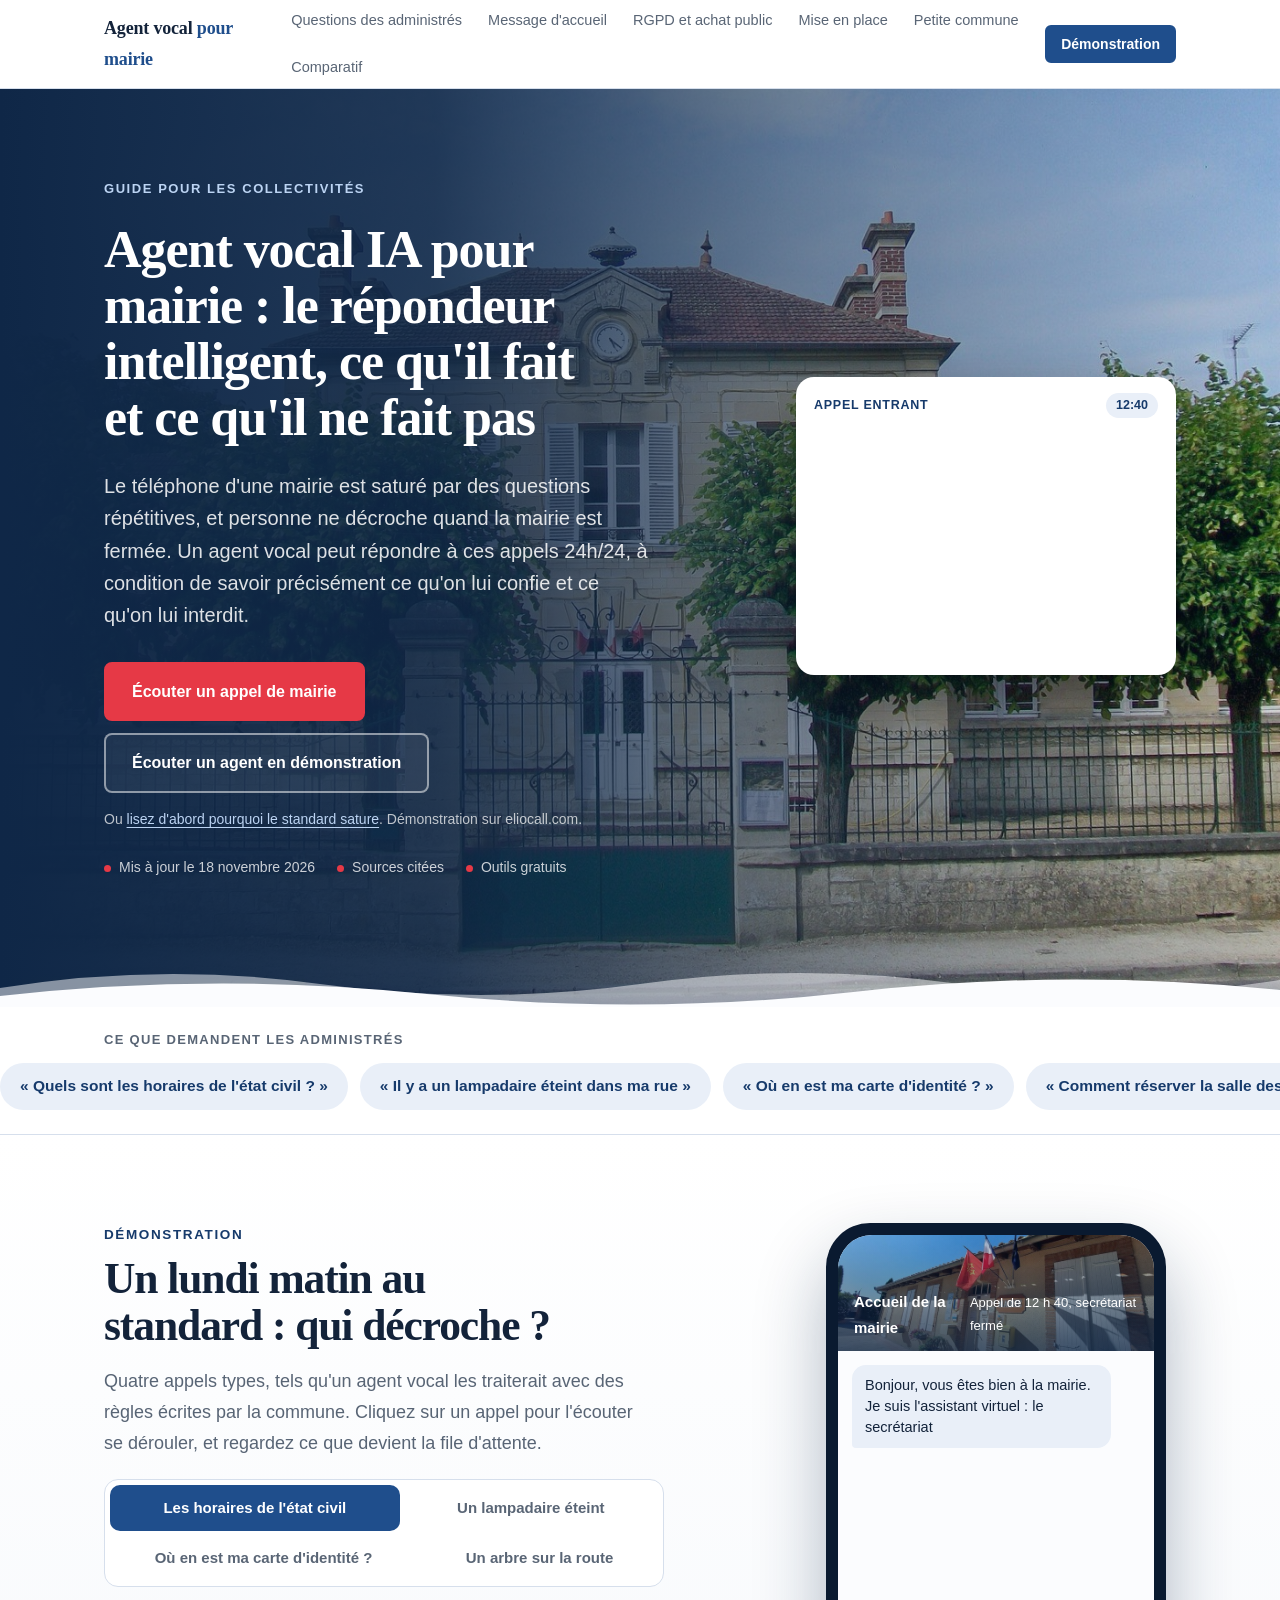
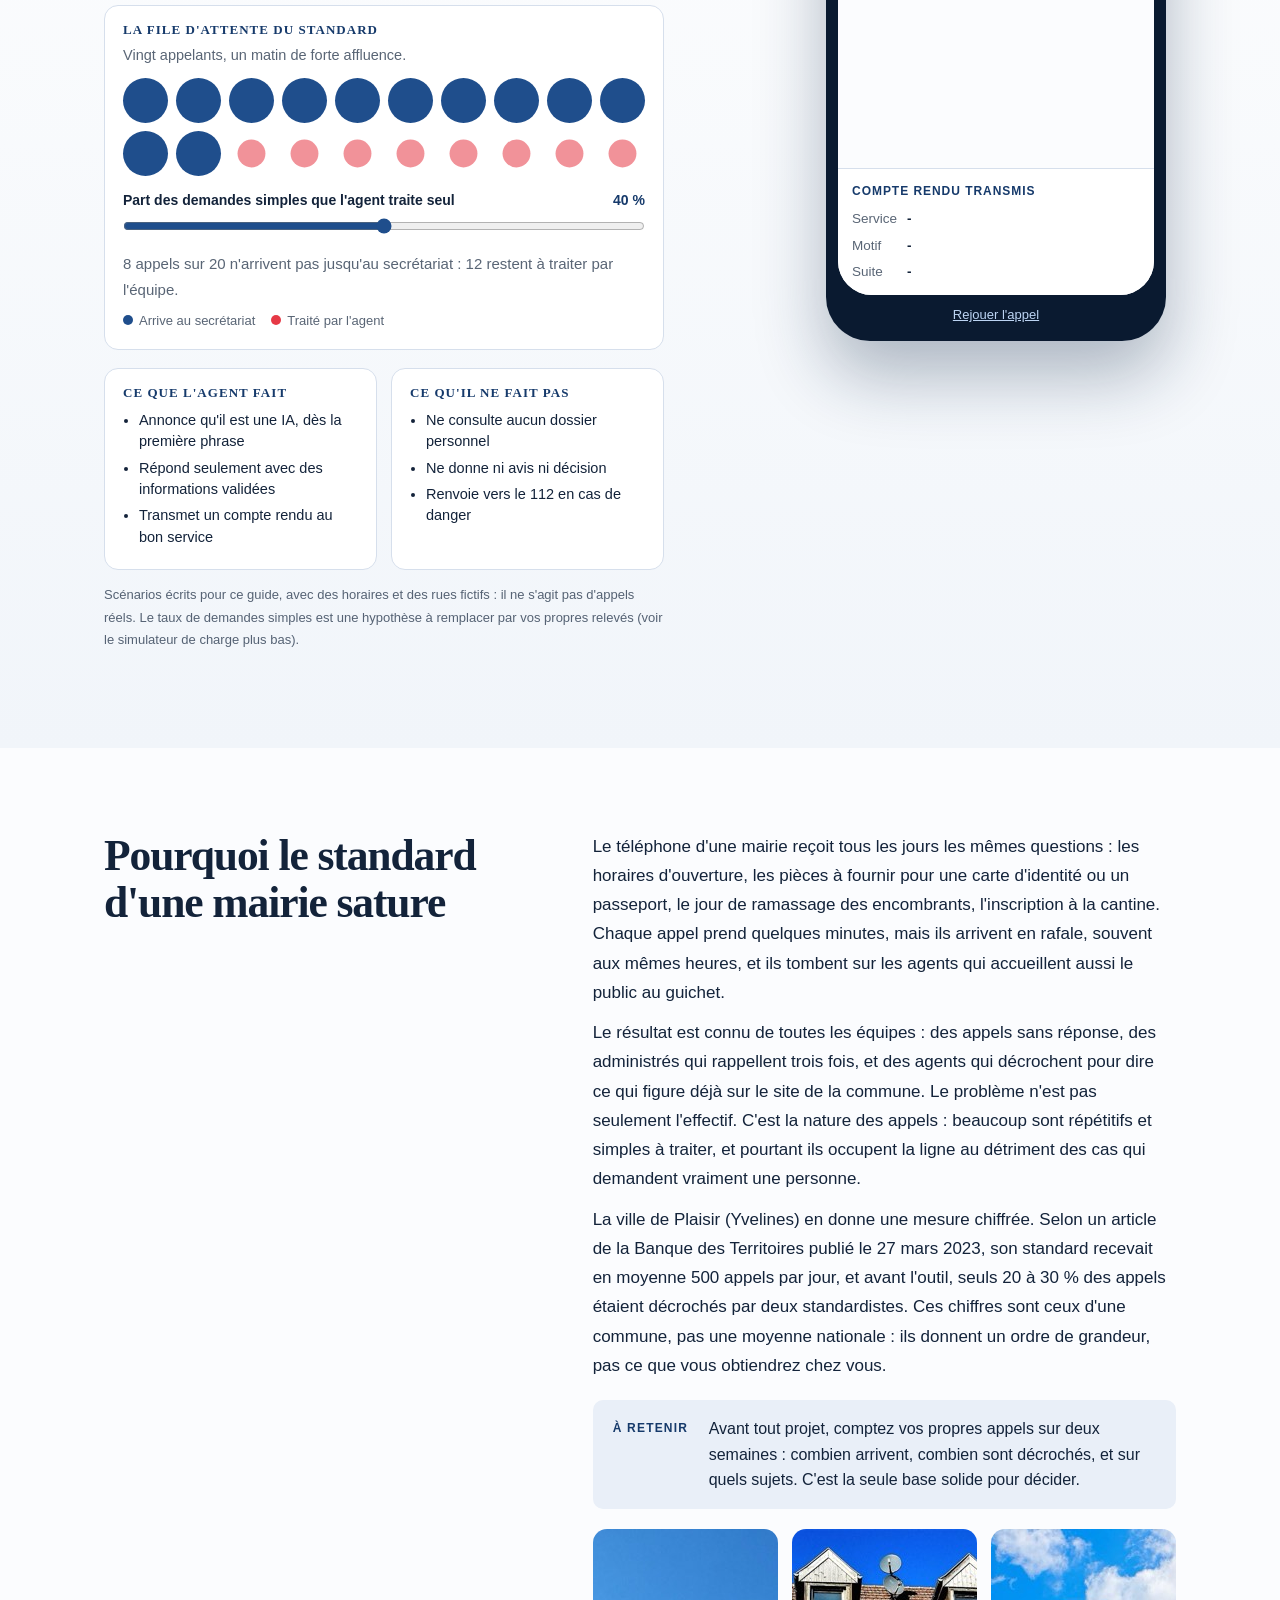
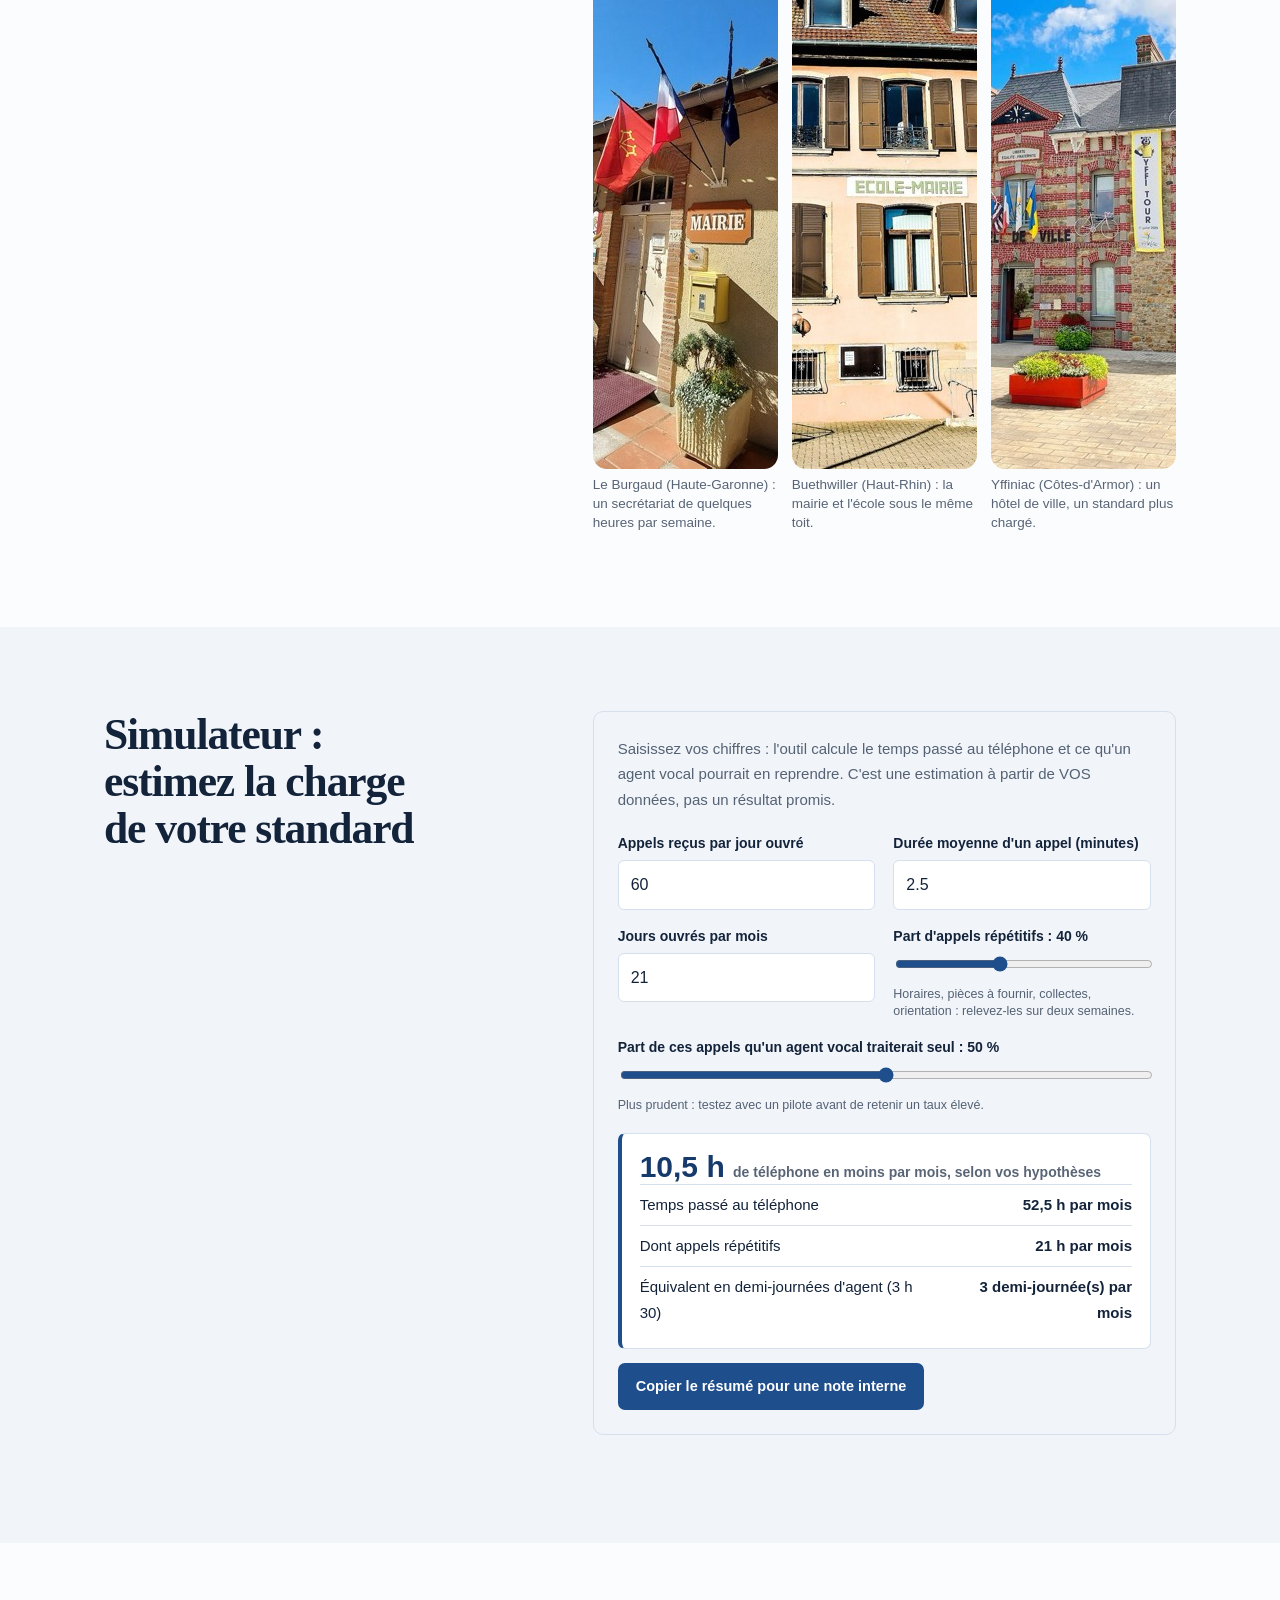
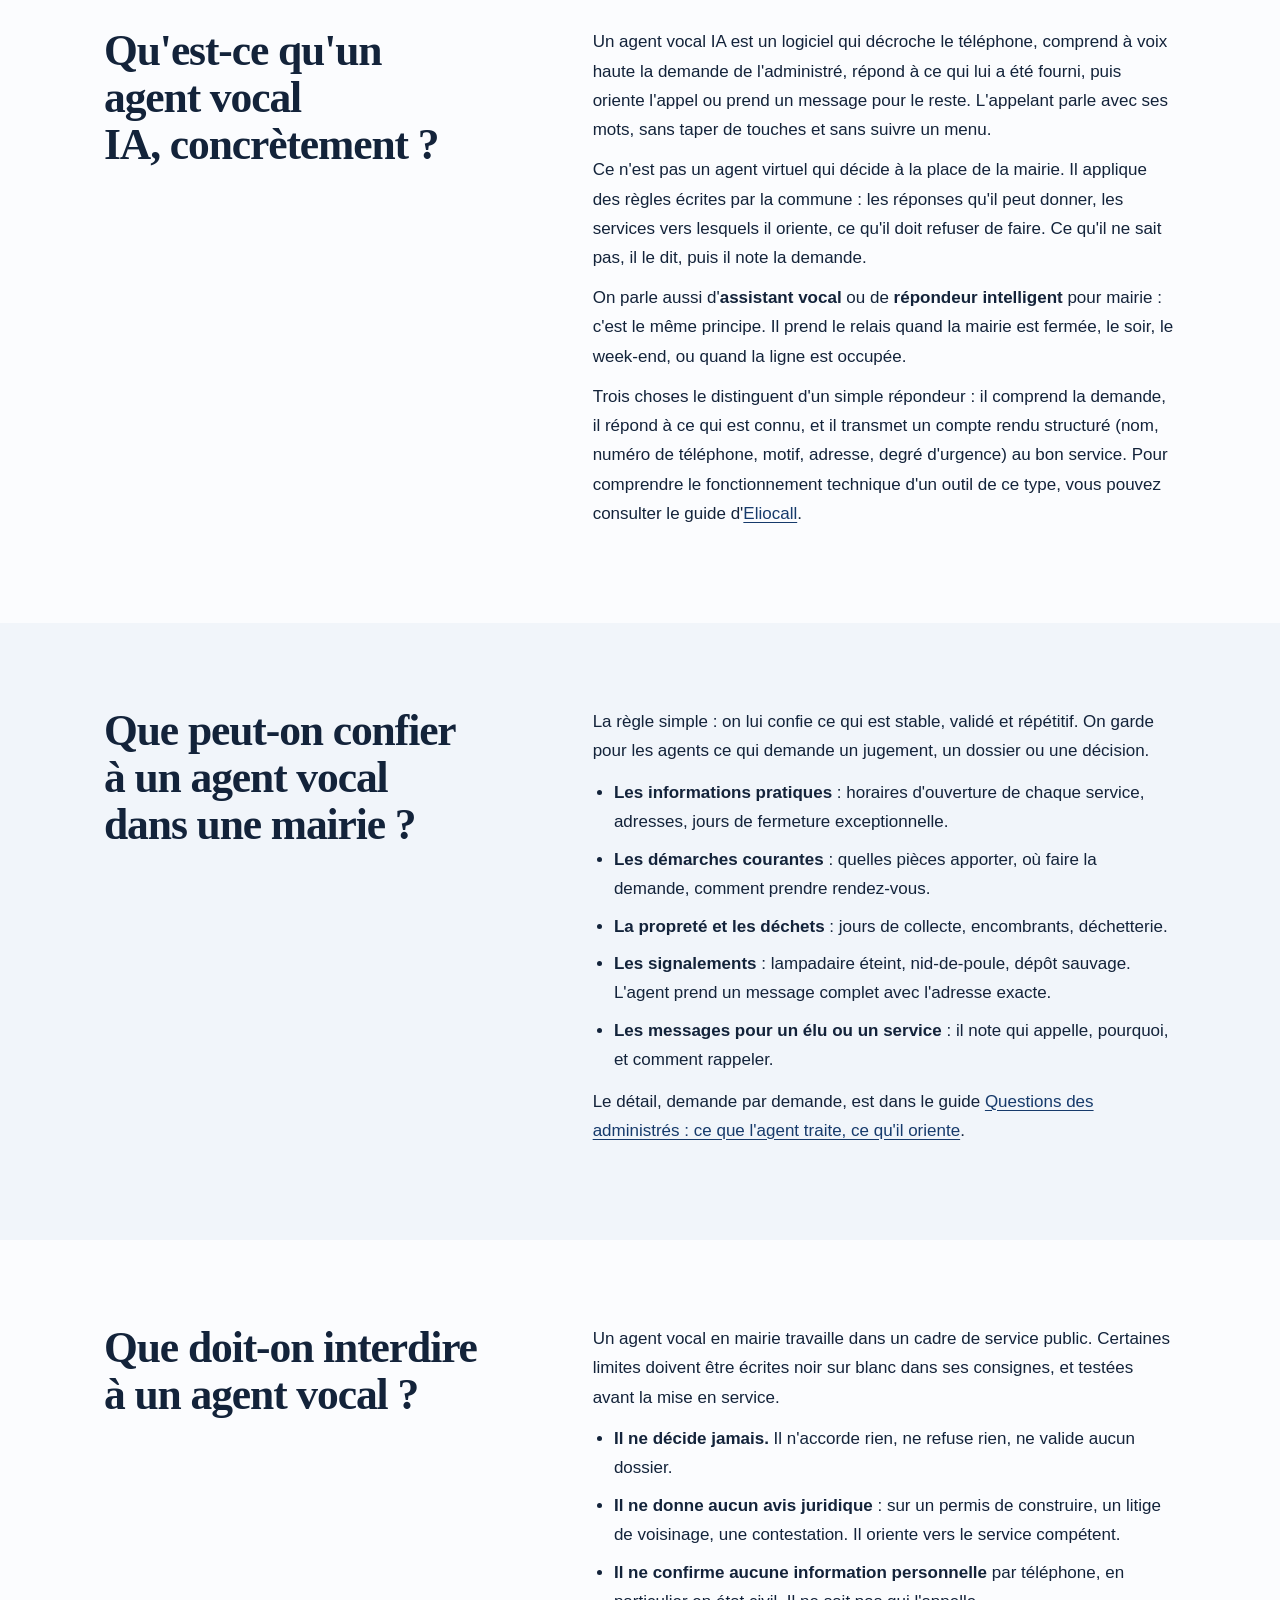
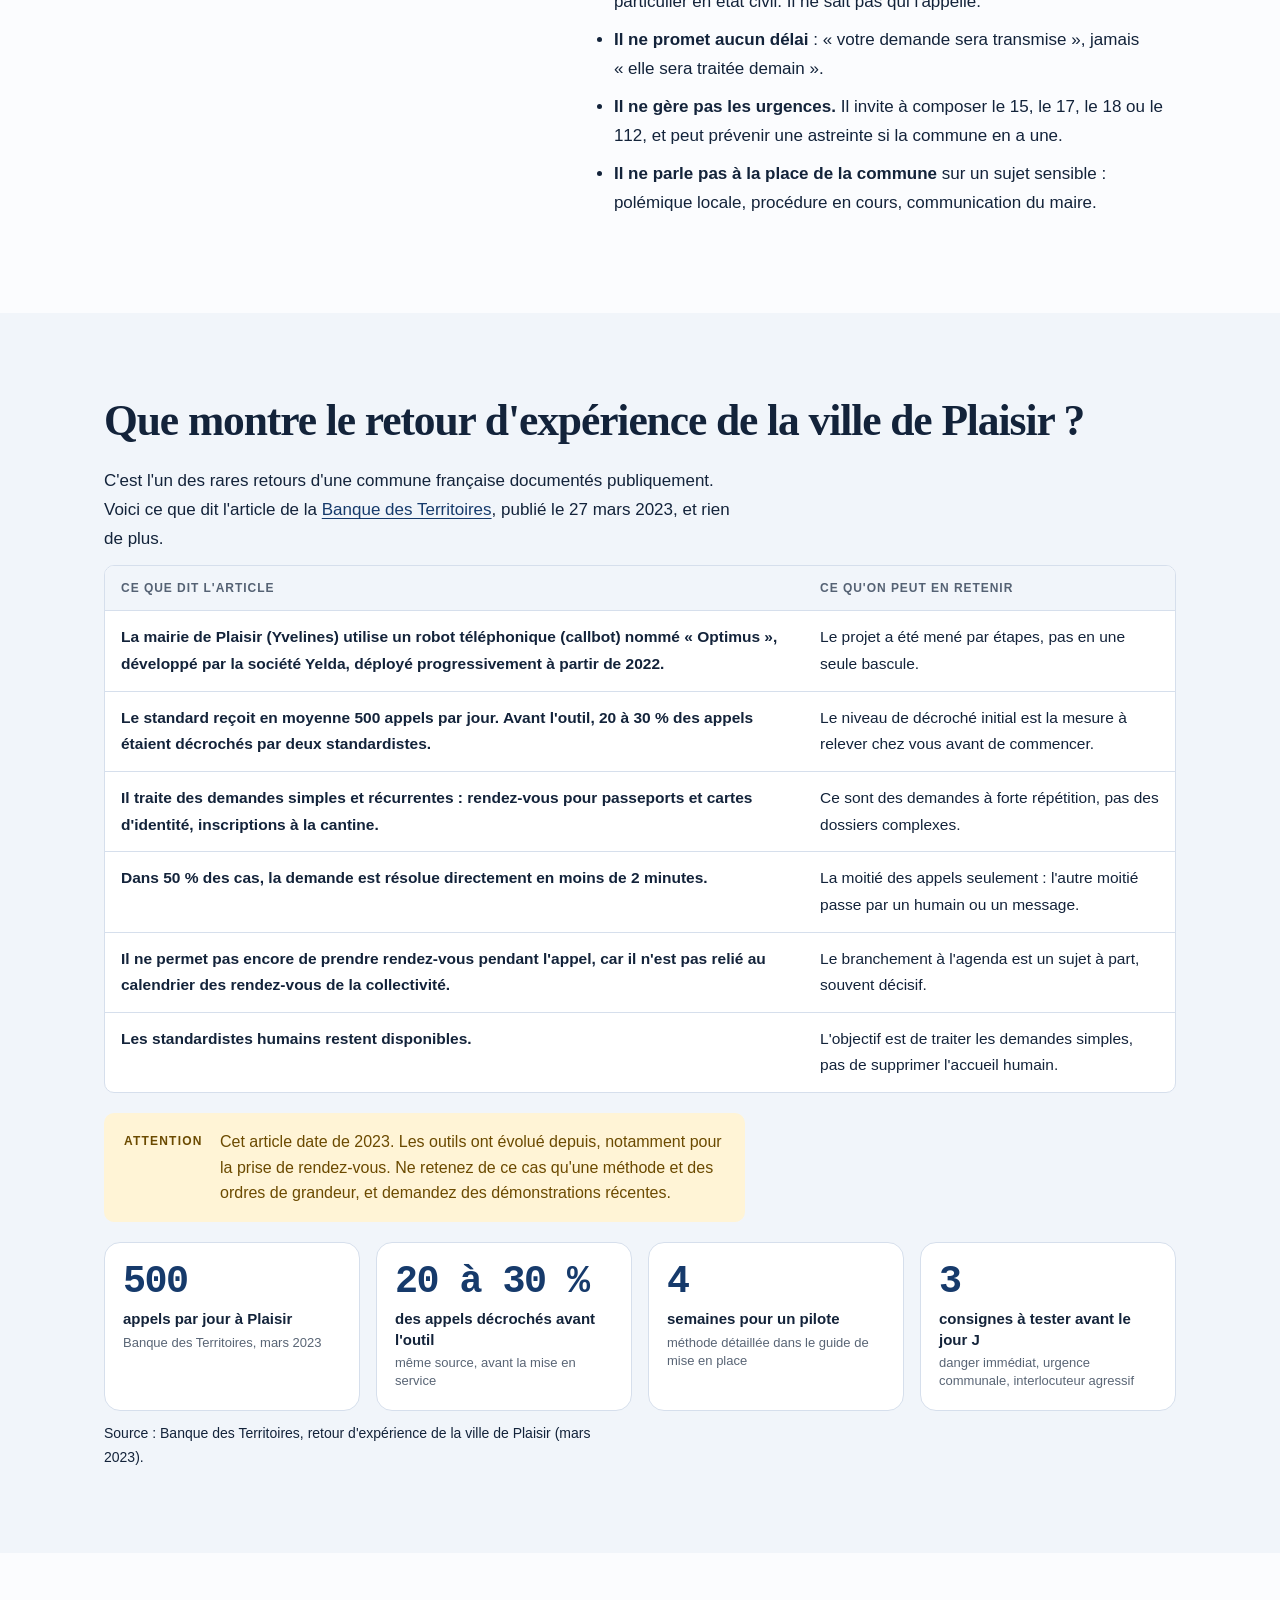
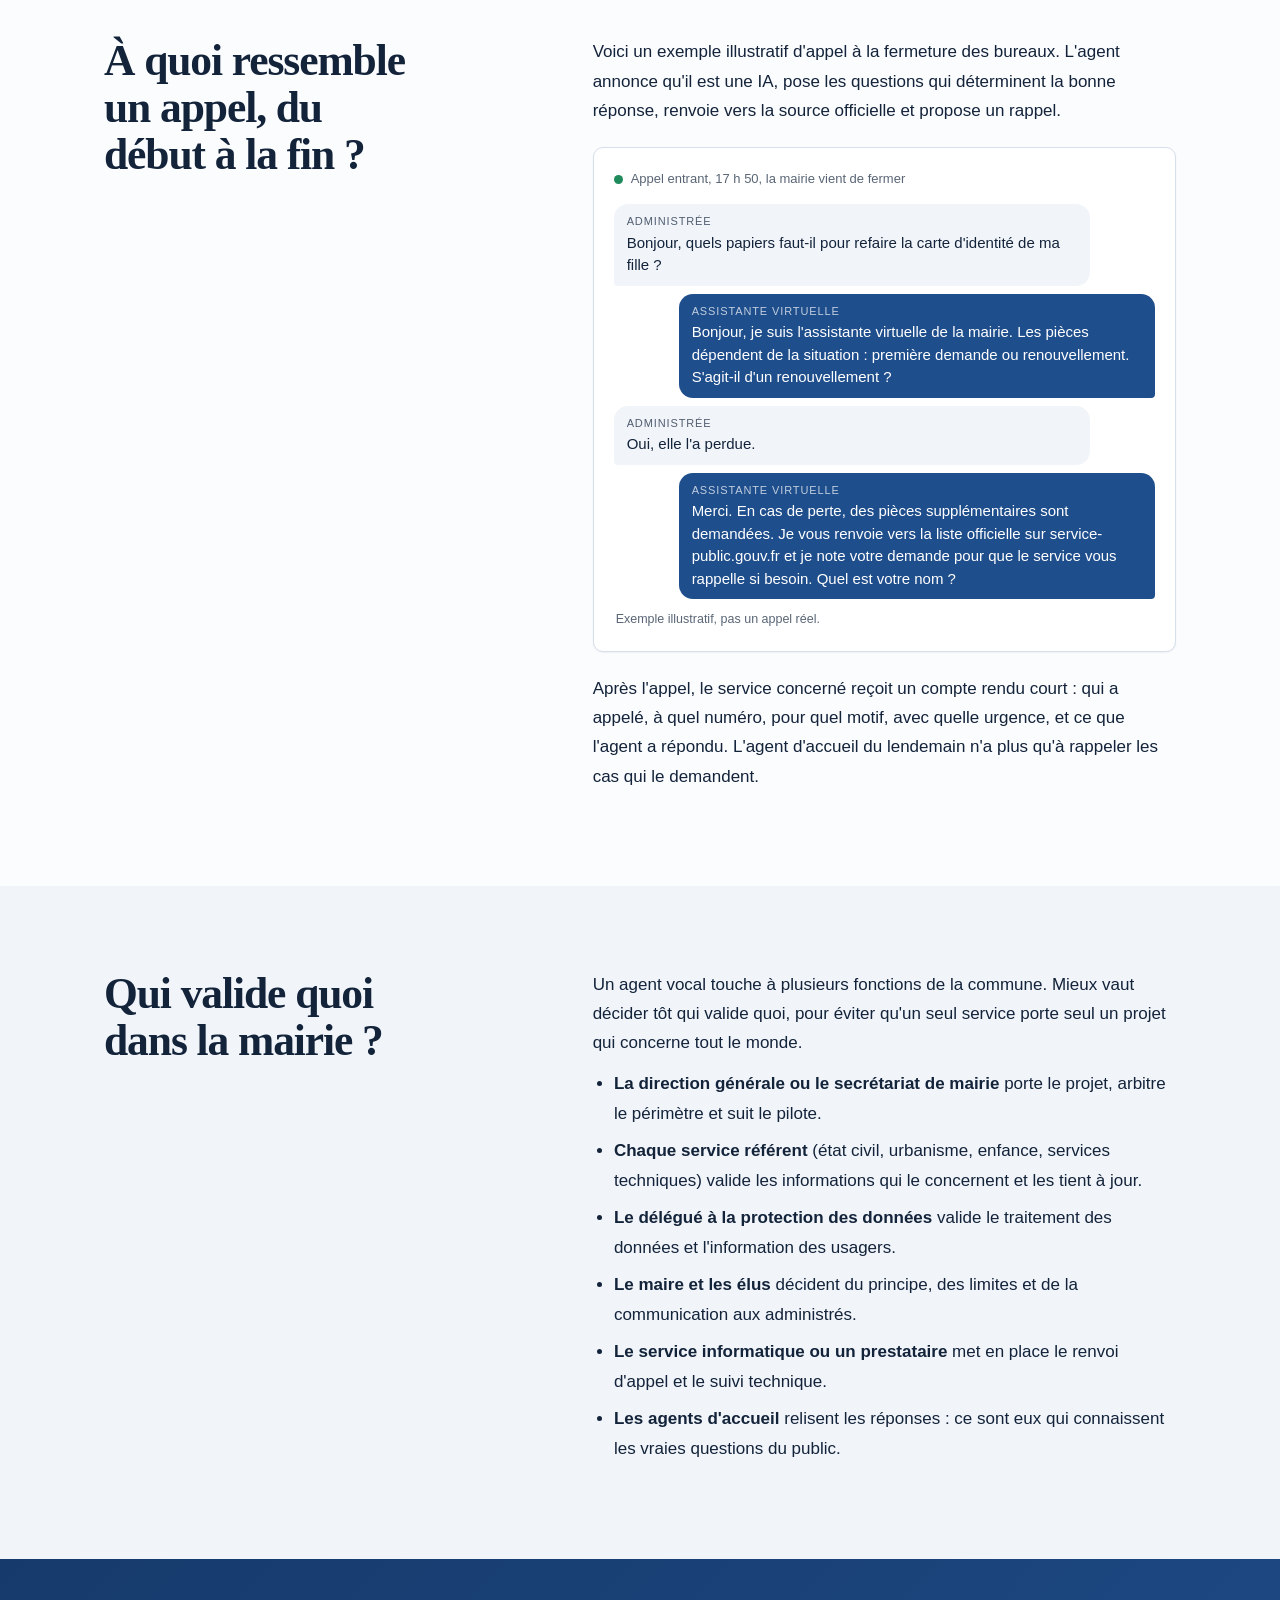
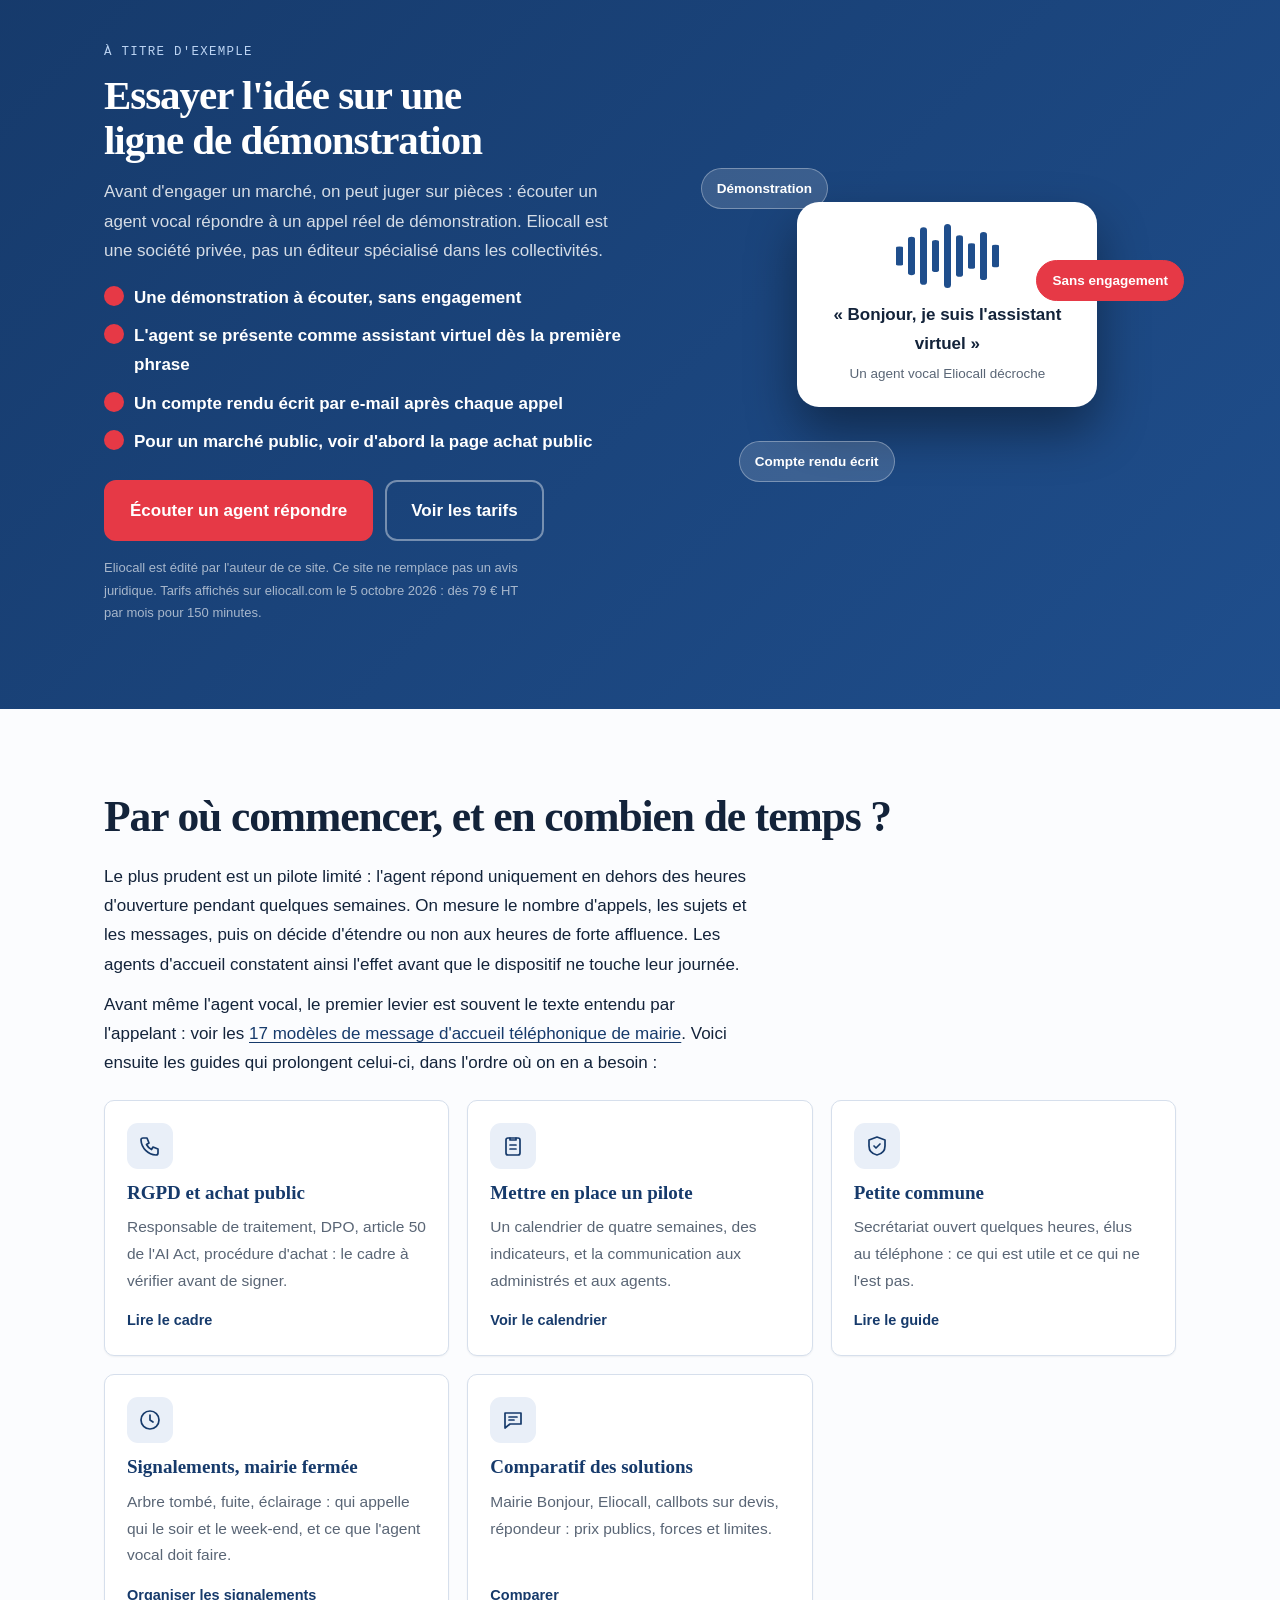
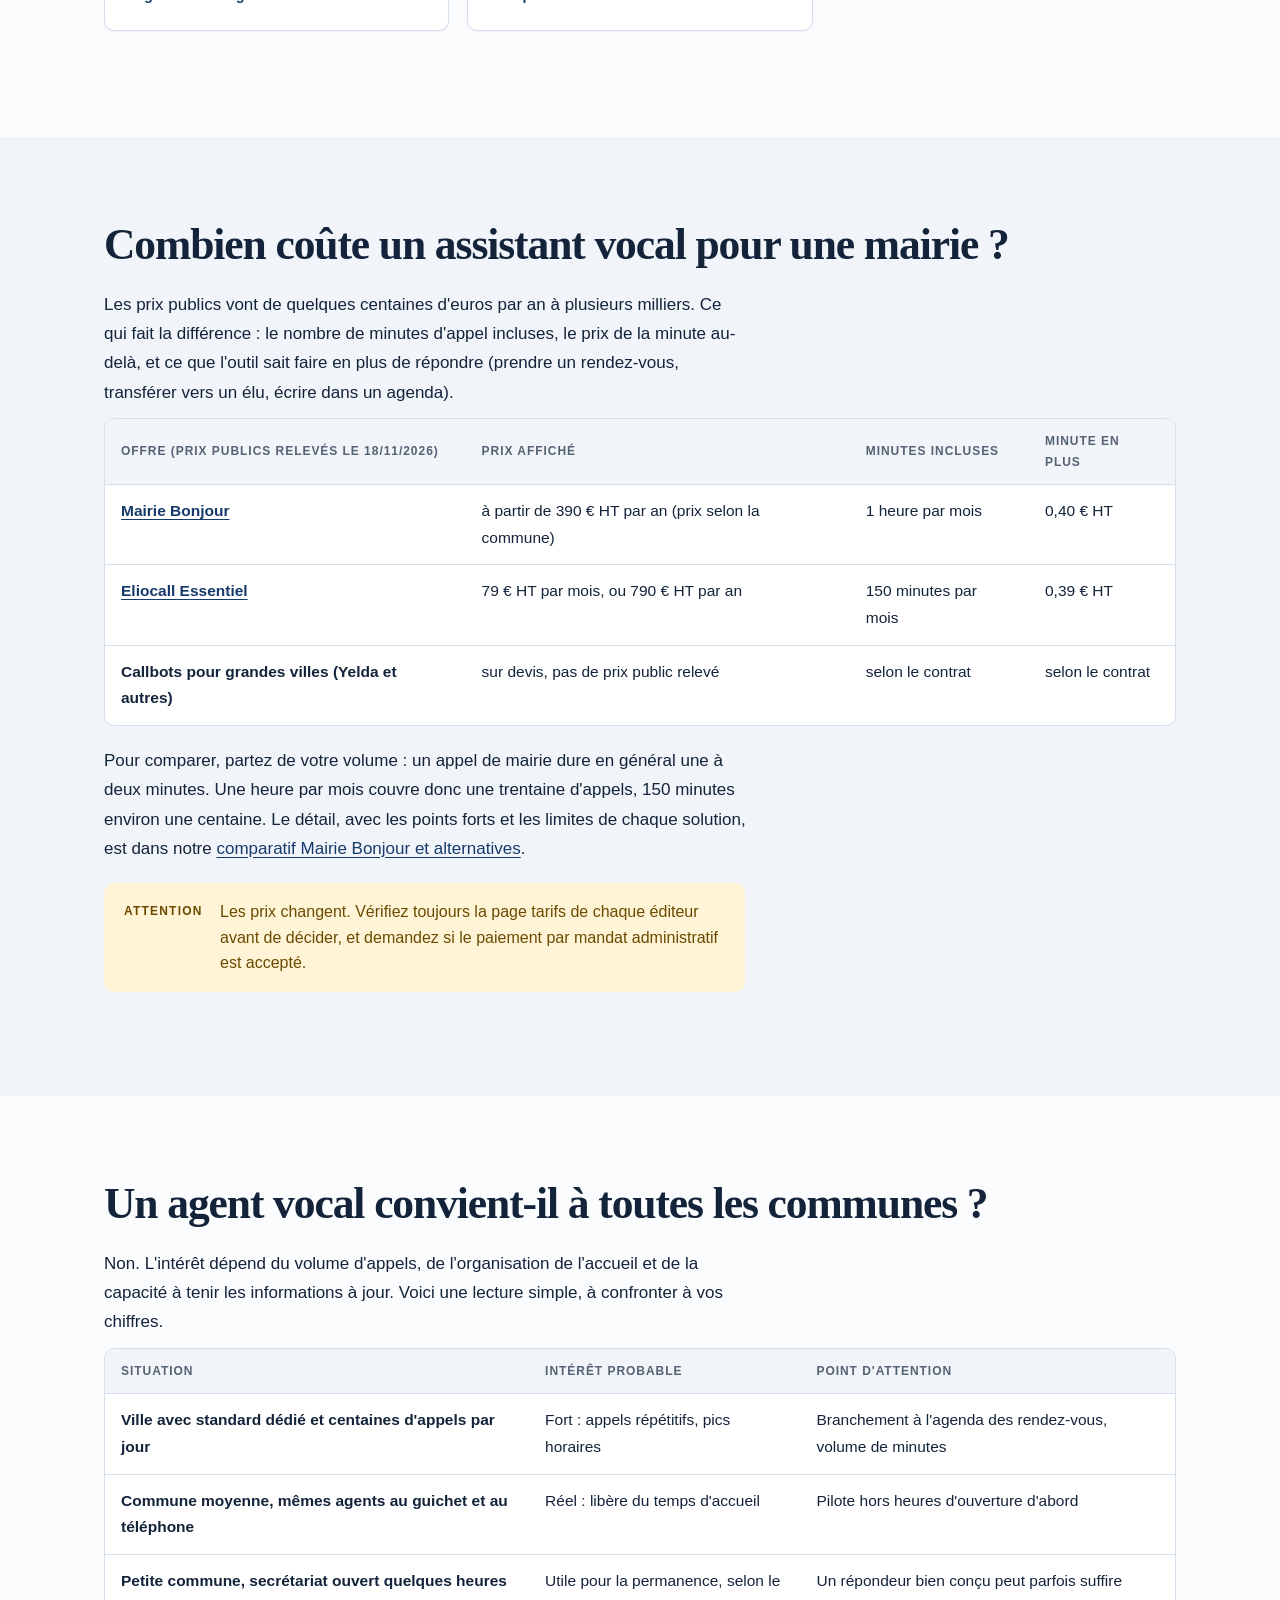
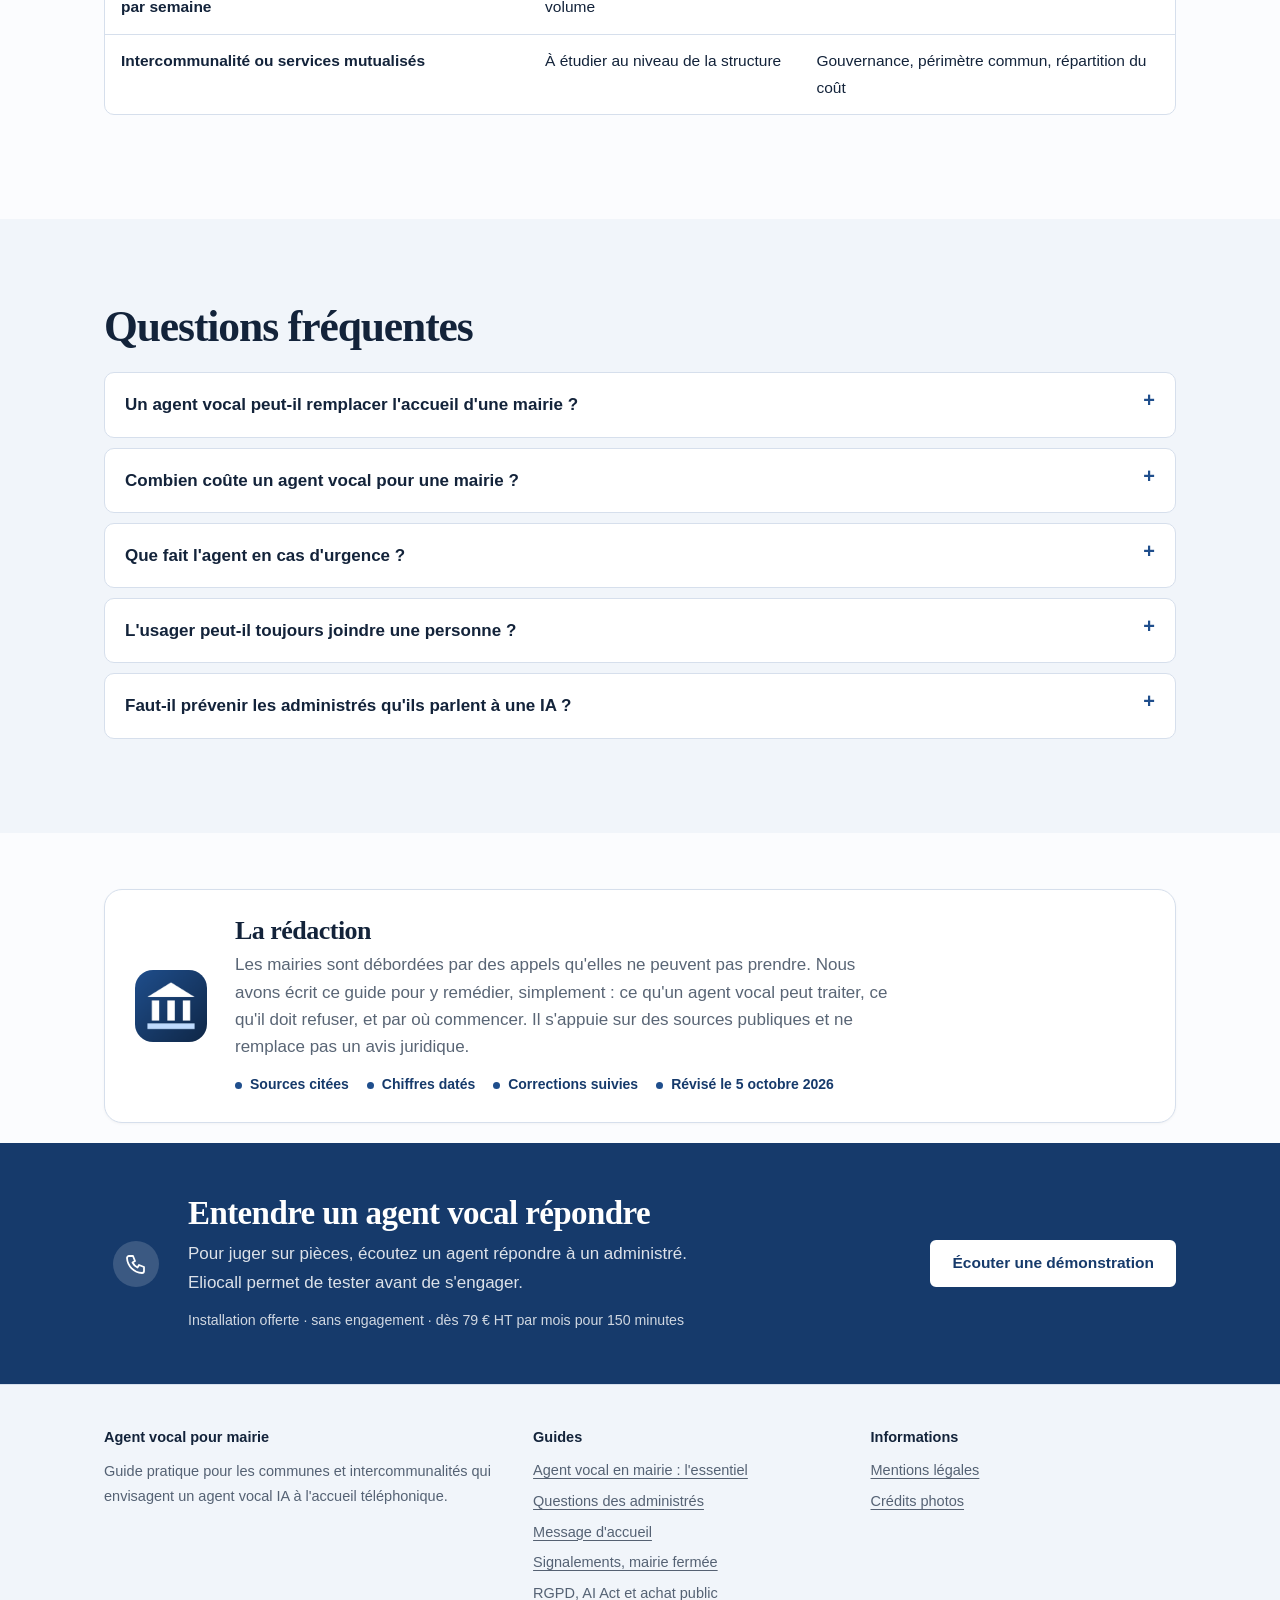
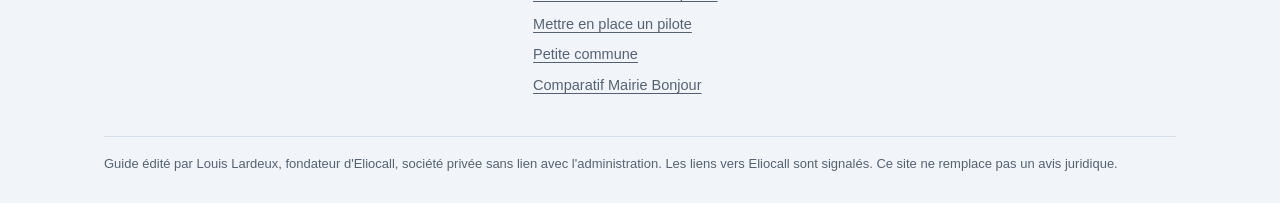
<file: index.html>
<!doctype html>
<html lang="fr">
<head>
<meta charset="utf-8">
<meta name="viewport" content="width=device-width, initial-scale=1">
<title>Agent vocal IA pour mairie : répondeur intelligent 24h/24</title>
<meta name="description" content="Assistant vocal pour mairie : ce qu&#x27;un répondeur intelligent traite quand la mairie est fermée, ce qu&#x27;il doit refuser, les prix publics et par où commencer.">
<link rel="canonical" href="https://agent-ia-vocal-pour-mairie.fr/">
<meta property="og:type" content="article">
<meta property="og:locale" content="fr_FR">
<meta property="og:site_name" content="Agent vocal pour mairie">
<meta property="og:title" content="Agent vocal IA pour mairie : répondeur intelligent 24h/24">
<meta property="og:description" content="Assistant vocal pour mairie : ce qu&#x27;un répondeur intelligent traite quand la mairie est fermée, ce qu&#x27;il doit refuser, les prix publics et par où commencer.">
<meta property="og:url" content="https://agent-ia-vocal-pour-mairie.fr/">
<meta property="og:image" content="https://agent-ia-vocal-pour-mairie.fr/og-image.png">
<meta property="og:image:width" content="1200">
<meta property="og:image:height" content="630">
<meta property="og:image:alt" content="Agent vocal pour mairie">
<meta name="twitter:card" content="summary_large_image">
<meta name="twitter:image" content="https://agent-ia-vocal-pour-mairie.fr/og-image.png">
<link rel="icon" href="/favicon.ico" sizes="48x48">
<link rel="icon" href="/favicon.svg" type="image/svg+xml">
<link rel="icon" href="/favicon-48.png" type="image/png" sizes="48x48">
<link rel="apple-touch-icon" href="/apple-touch-icon.png">
<meta name="theme-color" content="#1f4e8c">

<meta http-equiv="Content-Security-Policy" content="default-src 'self'; script-src 'self' 'unsafe-inline'; style-src 'self' 'unsafe-inline'; img-src 'self' data:; base-uri 'self'; form-action 'none'">
<meta name="referrer" content="strict-origin-when-cross-origin">
<script type="application/ld+json">{"@context": "https://schema.org", "@graph": [{"@type": "BreadcrumbList", "itemListElement": [{"@type": "ListItem", "position": 1, "name": "Accueil", "item": "https://agent-ia-vocal-pour-mairie.fr/"}]}, {"@type": "Article", "headline": "Agent vocal IA pour mairie : le répondeur intelligent, ce qu'il fait et ce qu'il ne fait pas", "description": "Assistant vocal pour mairie : ce qu'un répondeur intelligent traite quand la mairie est fermée, ce qu'il doit refuser, les prix publics et par où commencer.", "inLanguage": "fr-FR", "datePublished": "2026-10-05", "dateModified": "2026-11-18", "mainEntityOfPage": "https://agent-ia-vocal-pour-mairie.fr/", "author": {"@type": "Organization", "name": "Agent vocal pour mairie", "url": "https://agent-ia-vocal-pour-mairie.fr"}, "publisher": {"@type": "Organization", "name": "Agent vocal pour mairie", "url": "https://agent-ia-vocal-pour-mairie.fr"}}, {"@type": "FAQPage", "mainEntity": [{"@type": "Question", "name": "Un agent vocal peut-il remplacer l'accueil d'une mairie ?", "acceptedAnswer": {"@type": "Answer", "text": "Non, et ce n'est pas l'objectif. Il absorbe les appels répétitifs (horaires, pièces à fournir, collectes) et prend un message complet pour le reste. Les agents traitent ensuite les dossiers qui demandent de l'humain. Le retour d'expérience de la ville de Plaisir va dans ce sens : les standardistes humains restent disponibles."}}, {"@type": "Question", "name": "Combien coûte un agent vocal pour une mairie ?", "acceptedAnswer": {"@type": "Answer", "text": "Les prix publics relevés le 18/11/2026 vont de 390 € HT par an chez Mairie Bonjour (1 heure d'appels par mois, puis 0,40 € la minute) à 79 € HT par mois chez Eliocall (150 minutes, puis 0,39 € la minute). Les callbots pour grandes villes sont sur devis. Comparez surtout les minutes incluses, le prix de la minute au-delà et ce que l'outil sait faire en plus de répondre."}}, {"@type": "Question", "name": "Que fait l'agent en cas d'urgence ?", "acceptedAnswer": {"@type": "Answer", "text": "Il ne gère pas les urgences. Il invite l'appelant à composer le 15, le 17, le 18 ou le 112, et peut prévenir un astreignant si la commune l'a prévu. Ce comportement doit être testé avant la mise en service."}}, {"@type": "Question", "name": "L'usager peut-il toujours joindre une personne ?", "acceptedAnswer": {"@type": "Answer", "text": "C'est une bonne pratique de le prévoir : un accès vers un agent aux heures d'ouverture, ou un message avec rappel, évite que l'agent vocal devienne un mur. C'est aussi ce qui rassure les administrés les moins à l'aise avec le numérique."}}, {"@type": "Question", "name": "Faut-il prévenir les administrés qu'ils parlent à une IA ?", "acceptedAnswer": {"@type": "Answer", "text": "Oui. L'article 50 du règlement européen sur l'IA impose d'informer la personne qu'elle interagit avec une IA, sauf si c'est évident. L'agent doit le dire dès sa première phrase. Le détail est dans le guide RGPD et achat public."}}]}, {"@type": "WebSite", "@id": "https://agent-ia-vocal-pour-mairie.fr/#site", "name": "Agent vocal pour mairie", "url": "https://agent-ia-vocal-pour-mairie.fr/", "inLanguage": "fr-FR"}, {"@type": "Organization", "@id": "https://agent-ia-vocal-pour-mairie.fr/#org", "name": "Agent vocal pour mairie", "url": "https://agent-ia-vocal-pour-mairie.fr/", "logo": {"@type": "ImageObject", "url": "https://agent-ia-vocal-pour-mairie.fr/icon-192.png", "width": 192, "height": 192}}]}</script>
<link rel="stylesheet" href="/style.css">
<script>(function(){var d=document.documentElement;if(window.matchMedia&&matchMedia("(prefers-reduced-motion: reduce)").matches)return;d.classList.add("m-js");setTimeout(function(){if(!window.__rvok)d.classList.add("m-show")},3500)})();</script>
</head>
<body>
<a class="m-skip" href="#contenu">Aller au contenu</a>
<div class="m-rdp" id="rdp" aria-hidden="true"><i></i></div>
<header class="m-top"><div class="m-wrap"><a class="m-brand" href="/">Agent vocal <span>pour mairie</span></a><nav class="m-nav" aria-label="Navigation"><a href="/questions-des-administres/">Questions des administrés</a><a href="/message-d-accueil-telephonique-mairie/">Message d'accueil</a><a href="/rgpd-achat-public/">RGPD et achat public</a><a href="/mise-en-place-pilote/">Mise en place</a><a href="/petite-commune/">Petite commune</a><a href="/mairie-bonjour-avis-alternatives/">Comparatif</a></nav><a class="m-btn m-small" href="https://eliocall.com/?utm_source=agent-ia-vocal-pour-mairie&amp;utm_medium=guide&amp;utm_campaign=header" rel="nofollow sponsored noopener">Démonstration</a></div></header>
<main id="contenu">
<section class="m-hp" data-ap><img class="m-hpi" src="/img/mairie-vineuil.jpg" alt="Mairie de Vineuil-Saint-Firmin, dans l'Oise, avec son horloge et sa grille" width="1400" height="1050" loading="eager" decoding="async" fetchpriority="high"><div class="m-wrap"><div><div class="m-hk">Guide pour les collectivités</div><h1>Agent vocal IA pour mairie&nbsp;: le répondeur intelligent, ce qu'il fait et ce qu'il ne fait pas</h1><p class="m-hl">Le téléphone d'une mairie est saturé par des questions répétitives, et personne ne décroche quand la mairie est fermée. Un agent vocal peut répondre à ces appels 24h/24, à condition de savoir précisément ce qu'on lui confie et ce qu'on lui interdit.</p><div class="m-hacts"><a class="m-hb1" href="#demo">Écouter un appel de mairie</a><a class="m-hb2" href="https://eliocall.com/?utm_source=agent-ia-vocal-pour-mairie&amp;utm_medium=guide&amp;utm_campaign=hero-ecouter#hero-form" rel="nofollow sponsored noopener">Écouter un agent en démonstration</a></div><p class="m-hsub">Ou <a href="#pourquoi-le-standard-d-une-mairie-sature">lisez d'abord pourquoi le standard sature</a>. Démonstration sur eliocall.com.</p><div class="m-htr"><span>Mis à jour le 18 novembre 2026</span><span>Sources citées</span><span>Outils gratuits</span></div></div><div class="m-hcall" aria-hidden="true"><div class="m-ht"><span>Appel entrant</span><b>12:40</b></div><p class="m-hm m-a">Bonjour, vous êtes bien à la mairie. Je suis l'assistant virtuel. Comment puis-je vous aider&nbsp;?</p><p class="m-hm m-u">L'état civil est ouvert jusqu'à quelle heure&nbsp;?</p><p class="m-hm m-a">Du lundi au vendredi, de 9 h à 12 h. Souhaitez-vous un rappel&nbsp;?</p><div class="m-hd"><i></i>Compte rendu transmis au secrétariat</div></div></div><div class="m-hwave" aria-hidden="true"><svg viewBox="0 0 1440 54" preserveAspectRatio="none"><path d="M0 34 Q180 8 360 30 T720 30 T1080 30 T1440 26 V54 H0Z" fill="var(--bg)" opacity=".5"/><path d="M0 42 Q240 18 480 40 T960 38 T1440 36 V54 H0Z" fill="var(--bg)"/></svg></div></section>
<div class="m-lm" data-ap><p>Ce que demandent les administrés</p><div class="m-lmt"><span>«&nbsp;Quels sont les horaires de l'état civil&nbsp;?&nbsp;»</span><span>«&nbsp;Il y a un lampadaire éteint dans ma rue&nbsp;»</span><span>«&nbsp;Où en est ma carte d'identité&nbsp;?&nbsp;»</span><span>«&nbsp;Comment réserver la salle des fêtes&nbsp;?&nbsp;»</span><span>«&nbsp;Quels papiers pour un acte de naissance&nbsp;?&nbsp;»</span><span>«&nbsp;Quand passe le ramassage des encombrants&nbsp;?&nbsp;»</span><span>«&nbsp;Je voudrais parler à Monsieur le maire&nbsp;»</span><span>«&nbsp;Un arbre est tombé sur la route&nbsp;»</span><span aria-hidden="true">«&nbsp;Quels sont les horaires de l'état civil&nbsp;?&nbsp;»</span><span aria-hidden="true">«&nbsp;Il y a un lampadaire éteint dans ma rue&nbsp;»</span><span aria-hidden="true">«&nbsp;Où en est ma carte d'identité&nbsp;?&nbsp;»</span><span aria-hidden="true">«&nbsp;Comment réserver la salle des fêtes&nbsp;?&nbsp;»</span><span aria-hidden="true">«&nbsp;Quels papiers pour un acte de naissance&nbsp;?&nbsp;»</span><span aria-hidden="true">«&nbsp;Quand passe le ramassage des encombrants&nbsp;?&nbsp;»</span><span aria-hidden="true">«&nbsp;Je voudrais parler à Monsieur le maire&nbsp;»</span><span aria-hidden="true">«&nbsp;Un arbre est tombé sur la route&nbsp;»</span></div></div>
<section id="demo" class="m-ld m-rv"><div class="m-wrap">
<div>
<div class="m-kicker">Démonstration</div>
<h2>Un lundi matin au standard&nbsp;: qui décroche&nbsp;?</h2>
<p class="m-lead2">Quatre appels types, tels qu'un agent vocal les traiterait avec des règles écrites par la commune. Cliquez sur un appel pour l'écouter se dérouler, et regardez ce que devient la file d'attente.</p>
<div class="m-ldt" role="tablist" aria-label="Type d'appel"><button type="button" role="tab" data-k="hor" aria-selected="true">Les horaires de l'état civil</button><button type="button" role="tab" data-k="sig" aria-selected="false">Un lampadaire éteint</button><button type="button" role="tab" data-k="ci" aria-selected="false">Où en est ma carte d'identité&nbsp;?</button><button type="button" role="tab" data-k="urg" aria-selected="false">Un arbre sur la route</button></div>
<div class="m-ldq"><h3>La file d'attente du standard</h3><p>Vingt appelants, un matin de forte affluence.</p>
<div class="m-dots" id="mq-dots" aria-hidden="true"></div>
<label for="mq-sh">Part des demandes simples que l'agent traite seul <output id="mq-shv">40 %</output></label>
<input type="range" id="mq-sh" min="0" max="80" step="10" value="40">
<p class="m-sum" id="mq-sum" aria-live="polite"></p>
<div class="m-lg"><span>Arrive au secrétariat</span><span>Traité par l'agent</span></div></div>
<div class="m-ldk"><div><h3>Ce que l'agent fait</h3><ul id="mq-did"><li>Annonce qu'il est une IA, dès la première phrase</li><li>Répond seulement avec des informations validées</li><li>Transmet un compte rendu au bon service</li></ul></div><div><h3>Ce qu'il ne fait pas</h3><ul id="mq-no"><li>Ne consulte aucun dossier personnel</li><li>Ne donne ni avis ni décision</li><li>Renvoie vers le 112 en cas de danger</li></ul></div></div>
<p class="m-nt">Scénarios écrits pour ce guide, avec des horaires et des rues fictifs&nbsp;: il ne s'agit pas d'appels réels. Le taux de demandes simples est une hypothèse à remplacer par vos propres relevés (voir le simulateur de charge plus bas).</p>
<div id="mq-cta" hidden><b>Juger sur pièces avant de s'engager</b><p>Un agent vocal de démonstration répond à un appel sur eliocall.com. Eliocall est une société privée&nbsp;: pour un marché public, lisez d'abord la page achat public.</p><a class="m-pr" href="https://eliocall.com/?utm_source=agent-ia-vocal-pour-mairie&amp;utm_medium=guide&amp;utm_campaign=demo-fin#hero-form" rel="nofollow sponsored noopener">Écouter une démonstration</a><a class="m-sc" href="/rgpd-achat-public/">RGPD et achat public</a></div>
</div>
<div class="m-ldv"><div class="m-ldv-s">
<div class="m-ldv-p"><img id="mq-img" src="/img/mairie-burgaud-s.jpg" alt="Mairie du Burgaud (Haute-Garonne)" width="720" height="540" loading="lazy" decoding="async"><div><b id="mq-name">Accueil de la mairie</b><span id="mq-sub">Appel de 12 h 40, secrétariat fermé</span></div></div>
<div id="mq-log" aria-live="off"></div>
<div id="mq-cr"><strong>Compte rendu transmis</strong><dl id="mq-dl"></dl></div>
</div><p class="m-ldr"><button type="button" id="mq-again">Rejouer l'appel</button></p></div>
<p id="mq-live" style="position:absolute;left:-9999px" aria-live="polite"></p></div></section>
<script>(function(){
var $=function(i){return document.getElementById(i)},rm=window.matchMedia&&matchMedia("(prefers-reduced-motion: reduce)").matches;
var SC={"hor": {"img": "mairie-burgaud", "name": "Accueil de la mairie", "sub": "Appel de 12 h 40, secrétariat fermé", "chip": "Les horaires de l'état civil", "lines": [["ia", "Bonjour, vous êtes bien à la mairie. Je suis l'assistant virtuel : le secrétariat est fermé jusqu'à 14 h. Comment puis-je vous aider ?"], ["me", "Bonjour, l'état civil est ouvert jusqu'à quelle heure ?"], ["tag", "Motif : horaires"], ["tag", "Information validée par la mairie"], ["ia", "L'état civil est ouvert du lundi au vendredi, de 9 h à 12 h, et le mardi de 14 h à 17 h. Souhaitez-vous que je note une demande de rappel ?"]], "cr": [["Service", "Accueil"], ["Motif", "Horaires de l'état civil"], ["Suite", "Information donnée, aucune"]]}, "sig": {"img": "mairie-vineuil", "name": "Accueil de la mairie", "sub": "Appel de 18 h 20, hors horaires", "chip": "Un lampadaire éteint", "lines": [["ia", "Bonjour, vous êtes bien à la mairie. Je suis l'assistant virtuel : les bureaux sont fermés. Comment puis-je vous aider ?"], ["me", "Il y a un lampadaire qui ne fonctionne plus rue des Tilleuls."], ["tag", "Motif : éclairage public"], ["tag", "Lieu : rue des Tilleuls"], ["ia", "Merci de me le signaler. Je note : lampadaire éteint, rue des Tilleuls. Devant quel numéro, à peu près ? Et un numéro si l'équipe doit vous recontacter ?"]], "cr": [["Service", "Services techniques"], ["Motif", "Éclairage public, rue des Tilleuls"], ["Priorité", "Normale"]]}, "ci": {"img": "mairie-buethwiller", "name": "Accueil de la mairie", "sub": "Appel de 9 h 05, ligne occupée", "chip": "Où en est ma carte d'identité ?", "lines": [["ia", "Bonjour, vous êtes bien à la mairie. Je suis l'assistant virtuel : les lignes sont occupées. Comment puis-je vous aider ?"], ["me", "Où en est ma demande de carte d'identité ?"], ["tag", "Motif : suivi d'un dossier personnel"], ["tag", "Information personnelle : non donnée"], ["ia", "Je ne peux pas consulter un dossier personnel. Je note votre demande pour que le secrétariat vous rappelle. Pouvez-vous me donner votre nom et votre numéro de suivi, si vous l'avez ?"]], "cr": [["Service", "Secrétariat, titres d'identité"], ["Motif", "Suivi de dossier"], ["Rappel", "Par une personne"]]}, "urg": {"img": "mairie-yffiniac", "name": "Accueil de la mairie", "sub": "Appel de 7 h 50, avant l'ouverture", "chip": "Un arbre sur la route", "lines": [["ia", "Bonjour, vous êtes bien à la mairie. Je suis l'assistant virtuel : les bureaux ne sont pas encore ouverts. Comment puis-je vous aider ?"], ["me", "Un arbre est tombé en travers de la route !"], ["tag", "Urgence détectée"], ["tag", "Consigne : renvoyer vers les secours si danger"], ["ia", "Si une personne est en danger, composez tout de suite le 112. Sinon, je note le lieu exact pour prévenir la mairie. Où êtes-vous précisément ?"]], "cr": [["Service", "Astreinte, si la commune en a une"], ["Motif", "Obstacle sur la voie"], ["Priorité", "Élevée"]]}},log=$("mq-log"),tm=null,seq=0,cur="hor",shown=false,N=20;
var tabs=[].slice.call(document.querySelectorAll("#demo [role=tab]")),dots=$("mq-dots");
for(var d=0;d<N;d++){dots.appendChild(document.createElement("i"))}
function share(){var v=+$("mq-sh").value,k=Math.round(N*v/100),ds=[].slice.call(dots.children);ds.forEach(function(e,i){if(i>=N-k)e.setAttribute("data-h","");else e.removeAttribute("data-h")});$("mq-shv").textContent=v+" %";
$("mq-sum").textContent=k===0?"Tous les appels arrivent au secrétariat.":k+" appels sur "+N+" n'arrivent pas jusqu'au secrétariat : "+(N-k)+" restent à traiter par l'équipe."}
$("mq-sh").addEventListener("input",share);share();
function bub(w,t){var b=document.createElement("div");b.setAttribute("data-b",w);b.textContent=t||"";log.appendChild(b);log.scrollTop=log.scrollHeight;return b}
function type(el,text,wps,done,id){clearTimeout(tm);if(rm){el.textContent=text;if(done)done();return}var w=text.split(" "),i=0,gap=1000/wps;
(function s(){if(id!==seq)return;el.textContent=w.slice(0,++i).join(" ");log.scrollTop=log.scrollHeight;if(i<w.length)tm=setTimeout(s,gap);else if(done)done()})()}
function setCR(rows){var dl=$("mq-dl");dl.innerHTML="";rows.forEach(function(r){var a=document.createElement("dt"),b=document.createElement("dd");a.textContent=r[0];b.textContent=r[1];dl.appendChild(a);dl.appendChild(b)})}
function play(){var id=++seq;clearTimeout(tm);log.innerHTML="";var s=SC[cur];$("mq-img").src="/img/"+s.img+"-s.jpg";$("mq-img").alt=s.name;$("mq-name").textContent=s.name;$("mq-sub").textContent=s.sub;setCR(s.cr.map(function(r){return[r[0],"-"]}));
var i=0;(function nx(){if(id!==seq)return;if(i>=s.lines.length){setCR(s.cr);bub("sys","Compte rendu transmis au service concerné.");$("mq-live").textContent="Appel traité : "+s.cr[1][1];if(!shown){shown=true;var c=$("mq-cta");c.hidden=false;c.setAttribute("data-in","")}return}
var l=s.lines[i++];if(l[0]==="tag"){bub("tag",l[1]);tm=setTimeout(nx,rm?0:380)}else{var b=bub(l[0],"");type(b,l[1],l[0]==="me"?4:4.4,function(){tm=setTimeout(nx,rm?0:260)},id)}})()}
tabs.forEach(function(b){b.addEventListener("click",function(){cur=b.getAttribute("data-k");tabs.forEach(function(x){x.setAttribute("aria-selected",x===b)});play()})});
$("mq-again").addEventListener("click",play);
if("IntersectionObserver" in window){var io=new IntersectionObserver(function(es){es.forEach(function(e){if(e.isIntersecting){play();io.disconnect()}})},{threshold:.3});io.observe($("demo"))}else{play()}
})();</script>
<section id="pourquoi-le-standard-d-une-mairie-sature" class="m-ls m-rv"><div class="m-wrap m-lsw"><h2>Pourquoi le standard d'une mairie sature</h2><div class="m-lsb">
<p>Le téléphone d'une mairie reçoit tous les jours les mêmes questions&nbsp;: les horaires d'ouverture, les pièces à fournir pour une carte d'identité ou un passeport, le jour de ramassage des encombrants, l'inscription à la cantine. Chaque appel prend quelques minutes, mais ils arrivent en rafale, souvent aux mêmes heures, et ils tombent sur les agents qui accueillent aussi le public au guichet.</p>
<p>Le résultat est connu de toutes les équipes&nbsp;: des appels sans réponse, des administrés qui rappellent trois fois, et des agents qui décrochent pour dire ce qui figure déjà sur le site de la commune. Le problème n'est pas seulement l'effectif. C'est la nature des appels&nbsp;: beaucoup sont répétitifs et simples à traiter, et pourtant ils occupent la ligne au détriment des cas qui demandent vraiment une personne.</p>
<p>La ville de Plaisir (Yvelines) en donne une mesure chiffrée. Selon un article de la Banque des Territoires publié le 27 mars 2023, son standard recevait en moyenne 500 appels par jour, et avant l'outil, seuls 20 à 30 % des appels étaient décrochés par deux standardistes. Ces chiffres sont ceux d'une commune, pas une moyenne nationale&nbsp;: ils donnent un ordre de grandeur, pas ce que vous obtiendrez chez vous.</p>
<div class="m-callout m-co-tip"><strong>À retenir</strong><div><p>Avant tout projet, comptez vos propres appels sur deux semaines&nbsp;: combien arrivent, combien sont décrochés, et sur quels sujets. C'est la seule base solide pour décider.</p></div></div><div class="m-pstrip"><figure><img src="/img/mairie-burgaud-s.jpg" alt="Mairie du Burgaud, en Haute-Garonne" width="720" height="540" loading="lazy" decoding="async"><figcaption>Le Burgaud (Haute-Garonne)&nbsp;: un secrétariat de quelques heures par semaine.</figcaption></figure><figure><img src="/img/mairie-buethwiller-s.jpg" alt="École et mairie de Buethwiller, dans le Haut-Rhin" width="720" height="540" loading="lazy" decoding="async"><figcaption>Buethwiller (Haut-Rhin)&nbsp;: la mairie et l'école sous le même toit.</figcaption></figure><figure><img src="/img/mairie-yffiniac-s.jpg" alt="Hôtel de ville d'Yffiniac, dans les Côtes-d'Armor" width="720" height="540" loading="lazy" decoding="async"><figcaption>Yffiniac (Côtes-d'Armor)&nbsp;: un hôtel de ville, un standard plus chargé.</figcaption></figure></div></div></div></section><section id="estimer-charge-standard" class="m-ls m-rv m-lsalt"><div class="m-wrap m-lsw"><h2>Simulateur&nbsp;: estimez la charge de votre standard</h2><div class="m-lsb"><div class="m-tool" id="tl-mai-charge"><p class="m-tl">Saisissez vos chiffres&nbsp;: l'outil calcule le temps passé au téléphone et ce qu'un agent vocal pourrait en reprendre. C'est une estimation à partir de VOS données, pas un résultat promis.</p><div class="m-tgrid">
<div class="m-field"><label for="tl-mc-ap">Appels reçus par jour ouvré</label><input id="tl-mc-ap" type="number" min="0" step="5" value="60" inputmode="numeric"></div>
<div class="m-field"><label for="tl-mc-du">Durée moyenne d'un appel (minutes)</label><input id="tl-mc-du" type="number" min="0.5" step="0.5" value="2.5" inputmode="decimal"></div>
<div class="m-field"><label for="tl-mc-jo">Jours ouvrés par mois</label><input id="tl-mc-jo" type="number" min="1" max="31" value="21" inputmode="numeric"></div>
<div class="m-field"><label for="tl-mc-re">Part d'appels répétitifs&nbsp;: <span id="tl-mc-rev">40</span> %</label><input id="tl-mc-re" type="range" min="0" max="100" step="5" value="40"><small>Horaires, pièces à fournir, collectes, orientation&nbsp;: relevez-les sur deux semaines.</small></div>
<div class="m-field m-wide"><label for="tl-mc-tr">Part de ces appels qu'un agent vocal traiterait seul&nbsp;: <span id="tl-mc-trv">50</span> %</label><input id="tl-mc-tr" type="range" min="0" max="100" step="5" value="50"><small>Plus prudent&nbsp;: testez avec un pilote avant de retenir un taux élevé.</small></div>
</div>
<div class="m-res" aria-live="polite">
<div class="m-big"><span id="tl-mc-lib">0 h</span> <small>de téléphone en moins par mois, selon vos hypothèses</small></div>
<div class="m-row"><span>Temps passé au téléphone</span><b id="tl-mc-tot"></b></div>
<div class="m-row"><span>Dont appels répétitifs</span><b id="tl-mc-rep"></b></div>
<div class="m-row"><span>Équivalent en demi-journées d'agent (3 h 30)</span><b id="tl-mc-dj"></b></div>
</div>
<div class="m-tbtns"><button type="button" id="tl-mc-cp">Copier le résumé pour une note interne</button></div><noscript><p class="m-note">Cet outil demande JavaScript.</p></noscript></div><script>(function(){
function copyText(t,btn){var done=function(){var o=btn.getAttribute("data-l")||btn.textContent;btn.setAttribute("data-l",o);btn.textContent="Copié";setTimeout(function(){btn.textContent=o},1500)};
function fb(){var a=document.createElement("textarea");a.value=t;a.setAttribute("readonly","");a.style.position="fixed";a.style.opacity="0";document.body.appendChild(a);a.select();try{document.execCommand("copy");done()}catch(e){}document.body.removeChild(a)}
if(navigator.clipboard&&navigator.clipboard.writeText){navigator.clipboard.writeText(t).then(done,fb)}else{fb()}}
var $=function(i){return document.getElementById(i)};
var n1=new Intl.NumberFormat("fr-FR",{maximumFractionDigits:1});
function v(id){var x=parseFloat(String($(id).value).replace(",","."));return isFinite(x)&&x>=0?x:0}
function h(x){return n1.format(x)+" h"}
var last="";
function run(){$("tl-mc-rev").textContent=$("tl-mc-re").value;$("tl-mc-trv").textContent=$("tl-mc-tr").value;
var tot=v("tl-mc-ap")*v("tl-mc-du")*v("tl-mc-jo")/60,rep=tot*v("tl-mc-re")/100,lib=rep*v("tl-mc-tr")/100;
$("tl-mc-tot").textContent=h(tot)+" par mois";$("tl-mc-rep").textContent=h(rep)+" par mois";$("tl-mc-lib").textContent=h(lib);$("tl-mc-dj").textContent=n1.format(lib/3.5)+" demi-journée(s) par mois";
last="Estimation de la charge du standard (hypothèses de la commune) : "+v("tl-mc-ap")+" appels par jour ouvré, "+v("tl-mc-du")+" min en moyenne, "+v("tl-mc-jo")+" jours par mois, soit "+h(tot)+" de téléphone par mois. Appels répétitifs : "+$("tl-mc-re").value+" %, soit "+h(rep)+". Si un agent vocal en traitait "+$("tl-mc-tr").value+" % seul : environ "+h(lib)+" de téléphone en moins par mois. Estimation à confirmer par un pilote."}
["tl-mc-ap","tl-mc-du","tl-mc-jo","tl-mc-re","tl-mc-tr"].forEach(function(i){$(i).addEventListener("input",run)});
$("tl-mc-cp").addEventListener("click",function(){copyText(last,this)});run();})();</script></div></div></section><section id="qu-est-ce-qu-un-agent-vocal-ia-concretement" class="m-ls m-rv"><div class="m-wrap m-lsw"><h2>Qu'est-ce qu'un agent vocal IA, concrètement&nbsp;?</h2><div class="m-lsb">
<p>Un agent vocal IA est un logiciel qui décroche le téléphone, comprend à voix haute la demande de l'administré, répond à ce qui lui a été fourni, puis oriente l'appel ou prend un message pour le reste. L'appelant parle avec ses mots, sans taper de touches et sans suivre un menu.</p>
<p>Ce n'est pas un agent virtuel qui décide à la place de la mairie. Il applique des règles écrites par la commune&nbsp;: les réponses qu'il peut donner, les services vers lesquels il oriente, ce qu'il doit refuser de faire. Ce qu'il ne sait pas, il le dit, puis il note la demande.</p>
<p>On parle aussi d'<strong>assistant vocal</strong> ou de <strong>répondeur intelligent</strong> pour mairie&nbsp;: c'est le même principe. Il prend le relais quand la mairie est fermée, le soir, le week-end, ou quand la ligne est occupée.</p>
<p>Trois choses le distinguent d'un simple répondeur&nbsp;: il comprend la demande, il répond à ce qui est connu, et il transmet un compte rendu structuré (nom, numéro de téléphone, motif, adresse, degré d'urgence) au bon service. Pour comprendre le fonctionnement technique d'un outil de ce type, vous pouvez consulter le guide d'<a href="https://eliocall.com/?utm_source=agent-ia-vocal-pour-mairie&amp;utm_medium=guide&amp;utm_campaign=mairie-accueil-guide" rel="nofollow sponsored noopener">Eliocall</a>.</p>
</div></div></section><section id="que-peut-on-confier-a-un-agent-vocal-dans-une-ma" class="m-ls m-rv m-lsalt"><div class="m-wrap m-lsw"><h2>Que peut-on confier à un agent vocal dans une mairie&nbsp;?</h2><div class="m-lsb">
<p>La règle simple&nbsp;: on lui confie ce qui est stable, validé et répétitif. On garde pour les agents ce qui demande un jugement, un dossier ou une décision.</p>
<ul class="m-clean">
 <li><strong>Les informations pratiques</strong>&nbsp;: horaires d'ouverture de chaque service, adresses, jours de fermeture exceptionnelle.</li>
 <li><strong>Les démarches courantes</strong>&nbsp;: quelles pièces apporter, où faire la demande, comment prendre rendez-vous.</li>
 <li><strong>La propreté et les déchets</strong>&nbsp;: jours de collecte, encombrants, déchetterie.</li>
 <li><strong>Les signalements</strong>&nbsp;: lampadaire éteint, nid-de-poule, dépôt sauvage. L'agent prend un message complet avec l'adresse exacte.</li>
 <li><strong>Les messages pour un élu ou un service</strong>&nbsp;: il note qui appelle, pourquoi, et comment rappeler.</li>
</ul>
<p>Le détail, demande par demande, est dans le guide <a href="/questions-des-administres/" rel="noopener">Questions des administrés&nbsp;: ce que l'agent traite, ce qu'il oriente</a>.</p>
</div></div></section><section id="que-doit-on-interdire-a-un-agent-vocal" class="m-ls m-rv"><div class="m-wrap m-lsw"><h2>Que doit-on interdire à un agent vocal&nbsp;?</h2><div class="m-lsb">
<p>Un agent vocal en mairie travaille dans un cadre de service public. Certaines limites doivent être écrites noir sur blanc dans ses consignes, et testées avant la mise en service.</p>
<ul class="m-clean">
 <li><strong>Il ne décide jamais.</strong> Il n'accorde rien, ne refuse rien, ne valide aucun dossier.</li>
 <li><strong>Il ne donne aucun avis juridique</strong>&nbsp;: sur un permis de construire, un litige de voisinage, une contestation. Il oriente vers le service compétent.</li>
 <li><strong>Il ne confirme aucune information personnelle</strong> par téléphone, en particulier en état civil. Il ne sait pas qui l'appelle.</li>
 <li><strong>Il ne promet aucun délai</strong>&nbsp;: «&nbsp;votre demande sera transmise&nbsp;», jamais «&nbsp;elle sera traitée demain&nbsp;».</li>
 <li><strong>Il ne gère pas les urgences.</strong> Il invite à composer le 15, le 17, le 18 ou le 112, et peut prévenir une astreinte si la commune en a une.</li>
 <li><strong>Il ne parle pas à la place de la commune</strong> sur un sujet sensible&nbsp;: polémique locale, procédure en cours, communication du maire.</li>
</ul>
</div></div></section><section id="que-montre-le-retour-d-experience-de-la-ville-de" class="m-ls m-rv m-lsalt m-lsfull"><div class="m-wrap m-lsw"><h2>Que montre le retour d'expérience de la ville de Plaisir&nbsp;?</h2><div class="m-lsb">
<p>C'est l'un des rares retours d'une commune française documentés publiquement. Voici ce que dit l'article de la <a href="https://www.banquedesterritoires.fr/quand-lintelligence-artificielle-repond-au-standard-de-la-mairie-de-plaisir" rel="noopener">Banque des Territoires</a>, publié le 27 mars 2023, et rien de plus.</p>
<div class="m-tablewrap"><table><tr><th>Ce que dit l'article</th><th>Ce qu'on peut en retenir</th></tr><tr><td>La mairie de Plaisir (Yvelines) utilise un robot téléphonique (callbot) nommé «&nbsp;Optimus&nbsp;», développé par la société Yelda, déployé progressivement à partir de 2022.</td><td>Le projet a été mené par étapes, pas en une seule bascule.</td></tr><tr><td>Le standard reçoit en moyenne 500 appels par jour. Avant l'outil, 20 à 30 % des appels étaient décrochés par deux standardistes.</td><td>Le niveau de décroché initial est la mesure à relever chez vous avant de commencer.</td></tr><tr><td>Il traite des demandes simples et récurrentes&nbsp;: rendez-vous pour passeports et cartes d'identité, inscriptions à la cantine.</td><td>Ce sont des demandes à forte répétition, pas des dossiers complexes.</td></tr><tr><td>Dans 50 % des cas, la demande est résolue directement en moins de 2 minutes.</td><td>La moitié des appels seulement&nbsp;: l'autre moitié passe par un humain ou un message.</td></tr><tr><td>Il ne permet pas encore de prendre rendez-vous pendant l'appel, car il n'est pas relié au calendrier des rendez-vous de la collectivité.</td><td>Le branchement à l'agenda est un sujet à part, souvent décisif.</td></tr><tr><td>Les standardistes humains restent disponibles.</td><td>L'objectif est de traiter les demandes simples, pas de supprimer l'accueil humain.</td></tr></table></div><div class="m-callout m-co-warn"><strong>Attention</strong><div><p>Cet article date de 2023. Les outils ont évolué depuis, notamment pour la prise de rendez-vous. Ne retenez de ce cas qu'une méthode et des ordres de grandeur, et demandez des démonstrations récentes.</p></div></div>
<div class="m-lst" data-count>
<div class="m-lt"><b data-to="500">500</b><span>appels par jour à Plaisir</span><small>Banque des Territoires, mars 2023</small></div>
<div class="m-lt"><b>20 à 30 %</b><span>des appels décrochés avant l'outil</span><small>même source, avant la mise en service</small></div>
<div class="m-lt"><b data-to="4">4</b><span>semaines pour un pilote</span><small>méthode détaillée dans le guide de mise en place</small></div>
<div class="m-lt"><b data-to="3">3</b><span>consignes à tester avant le jour J</span><small>danger immédiat, urgence communale, interlocuteur agressif</small></div>
</div>
<p class="m-lstn">Source&nbsp;: Banque des Territoires, retour d'expérience de la ville de Plaisir (mars 2023).</p>
<script>(function(){var els=[].slice.call(document.querySelectorAll("[data-count] b[data-to]"));if(!els.length)return;if(window.matchMedia&&matchMedia("(prefers-reduced-motion: reduce)").matches)return;if(!("IntersectionObserver" in window))return;
var io=new IntersectionObserver(function(es){es.forEach(function(e){if(!e.isIntersecting)return;io.unobserve(e.target);var el=e.target,to=+el.getAttribute("data-to"),pre=el.getAttribute("data-pre")||"",suf=el.getAttribute("data-suf")||"",t0=null;
function f(t){if(!t0)t0=t;var p=Math.min(1,(t-t0)/1100),v=Math.round(to*(1-Math.pow(1-p,3)));el.textContent=pre+v+suf;if(p<1)requestAnimationFrame(f)}el.textContent=pre+"0"+suf;requestAnimationFrame(f)})},{threshold:.5});els.forEach(function(el){io.observe(el)})})();</script></div></div></section><section id="a-quoi-ressemble-un-appel-du-debut-a-la-fin" class="m-ls m-rv"><div class="m-wrap m-lsw"><h2>À quoi ressemble un appel, du début à la fin&nbsp;?</h2><div class="m-lsb">
<p>Voici un exemple illustratif d'appel à la fermeture des bureaux. L'agent annonce qu'il est une IA, pose les questions qui déterminent la bonne réponse, renvoie vers la source officielle et propose un rappel.</p>
<div class="m-callbox" role="img" aria-label="Appel entrant, 17 h 50, la mairie vient de fermer"><div class="m-bar"><span class="m-dot"></span> Appel entrant, 17 h 50, la mairie vient de fermer</div><div class="m-msg m-in"><small>Administrée</small>Bonjour, quels papiers faut-il pour refaire la carte d'identité de ma fille&nbsp;?</div><div class="m-msg m-ai"><small>Assistante virtuelle</small>Bonjour, je suis l'assistante virtuelle de la mairie. Les pièces dépendent de la situation&nbsp;: première demande ou renouvellement. S'agit-il d'un renouvellement&nbsp;?</div><div class="m-msg m-in"><small>Administrée</small>Oui, elle l'a perdue.</div><div class="m-msg m-ai"><small>Assistante virtuelle</small>Merci. En cas de perte, des pièces supplémentaires sont demandées. Je vous renvoie vers la liste officielle sur service-public.gouv.fr et je note votre demande pour que le service vous rappelle si besoin. Quel est votre nom&nbsp;?</div><p class="m-note">Exemple illustratif, pas un appel réel.</p></div>
<p>Après l'appel, le service concerné reçoit un compte rendu court&nbsp;: qui a appelé, à quel numéro, pour quel motif, avec quelle urgence, et ce que l'agent a répondu. L'agent d'accueil du lendemain n'a plus qu'à rappeler les cas qui le demandent.</p>
</div></div></section><section id="qui-valide-quoi-dans-la-mairie" class="m-ls m-rv m-lsalt"><div class="m-wrap m-lsw"><h2>Qui valide quoi dans la mairie&nbsp;?</h2><div class="m-lsb">
<p>Un agent vocal touche à plusieurs fonctions de la commune. Mieux vaut décider tôt qui valide quoi, pour éviter qu'un seul service porte seul un projet qui concerne tout le monde.</p>
<ul class="m-clean">
 <li><strong>La direction générale ou le secrétariat de mairie</strong> porte le projet, arbitre le périmètre et suit le pilote.</li>
 <li><strong>Chaque service référent</strong> (état civil, urbanisme, enfance, services techniques) valide les informations qui le concernent et les tient à jour.</li>
 <li><strong>Le délégué à la protection des données</strong> valide le traitement des données et l'information des usagers.</li>
 <li><strong>Le maire et les élus</strong> décident du principe, des limites et de la communication aux administrés.</li>
 <li><strong>Le service informatique ou un prestataire</strong> met en place le renvoi d'appel et le suivi technique.</li>
 <li><strong>Les agents d'accueil</strong> relisent les réponses&nbsp;: ce sont eux qui connaissent les vraies questions du public.</li>
</ul>
</div></div></section>
<section class="m-lel m-rv" id="eliocall"><div class="m-wrap m-lelw"><div>
<span class="m-lelk">À titre d'exemple</span>
<h2>Essayer l'idée sur une ligne de démonstration</h2>
<p>Avant d'engager un marché, on peut juger sur pièces&nbsp;: écouter un agent vocal répondre à un appel réel de démonstration. Eliocall est une société privée, pas un éditeur spécialisé dans les collectivités.</p>
<ul class="m-lell"><li>Une démonstration à écouter, sans engagement</li><li>L'agent se présente comme assistant virtuel dès la première phrase</li><li>Un compte rendu écrit par e-mail après chaque appel</li><li>Pour un marché public, voir d'abord la page achat public</li></ul>
<div class="m-lela"><a class="m-lelb1" href="https://eliocall.com/?utm_source=agent-ia-vocal-pour-mairie&utm_medium=guide&utm_campaign=ecouter#hero-form" rel="nofollow sponsored noopener">Écouter un agent répondre</a><a class="m-lelb2" href="https://eliocall.com/tarifs/?utm_source=agent-ia-vocal-pour-mairie&utm_medium=guide&utm_campaign=tarifs" rel="nofollow sponsored noopener">Voir les tarifs</a></div>
<p class="m-lelf">Eliocall est édité par l'auteur de ce site. Ce site ne remplace pas un avis juridique. Tarifs affichés sur eliocall.com le 5 octobre 2026&nbsp;: dès 79 € HT par mois pour 150 minutes.</p>
</div>
<div class="m-lelv" aria-hidden="true"><div class="m-lelc"><div class="m-eqw"><i></i><i></i><i></i><i></i><i></i><i></i><i></i><i></i><i></i></div><strong>«&nbsp;Bonjour, je suis l'assistant virtuel&nbsp;»</strong><small>Un agent vocal Eliocall décroche</small></div>
<span class="m-lelp m-lelp1">Démonstration</span><span class="m-lelp m-lelp2">Sans engagement</span><span class="m-lelp m-lelp3">Compte rendu écrit</span></div>
</div></section>
<section id="par-ou-commencer-et-en-combien-de-temps" class="m-ls m-rv m-lsfull"><div class="m-wrap m-lsw"><h2>Par où commencer, et en combien de temps&nbsp;?</h2><div class="m-lsb">
<p>Le plus prudent est un pilote limité&nbsp;: l'agent répond uniquement en dehors des heures d'ouverture pendant quelques semaines. On mesure le nombre d'appels, les sujets et les messages, puis on décide d'étendre ou non aux heures de forte affluence. Les agents d'accueil constatent ainsi l'effet avant que le dispositif ne touche leur journée.</p>
<p>Avant même l'agent vocal, le premier levier est souvent le texte entendu par l'appelant&nbsp;: voir les <a href="/message-d-accueil-telephonique-mairie/" rel="noopener">17 modèles de message d'accueil téléphonique de mairie</a>. Voici ensuite les guides qui prolongent celui-ci, dans l'ordre où on en a besoin&nbsp;:</p>
<div class="m-cards m-cols3"><a class="m-card" href="/rgpd-achat-public/"><span class="m-ico" aria-hidden="true"><svg viewBox="0 0 24 24" width="24" height="24" fill="none" stroke="currentColor" stroke-width="1.7" stroke-linecap="round" stroke-linejoin="round"><path d="M5 4h4l2 5-2.5 1.5a11 11 0 0 0 5 5L15 13l5 2v4a2 2 0 0 1-2 2A16 16 0 0 1 3 6a2 2 0 0 1 2-2z"/></svg></span><h3>RGPD et achat public</h3><p>Responsable de traitement, DPO, article 50 de l'AI Act, procédure d'achat&nbsp;: le cadre à vérifier avant de signer.</p><span class="m-more">Lire le cadre</span></a><a class="m-card" href="/mise-en-place-pilote/"><span class="m-ico" aria-hidden="true"><svg viewBox="0 0 24 24" width="24" height="24" fill="none" stroke="currentColor" stroke-width="1.7" stroke-linecap="round" stroke-linejoin="round"><rect x="5" y="4" width="14" height="17" rx="2"/><path d="M9 4v2h6V4M9 11h6M9 15h6"/></svg></span><h3>Mettre en place un pilote</h3><p>Un calendrier de quatre semaines, des indicateurs, et la communication aux administrés et aux agents.</p><span class="m-more">Voir le calendrier</span></a><a class="m-card" href="/petite-commune/"><span class="m-ico" aria-hidden="true"><svg viewBox="0 0 24 24" width="24" height="24" fill="none" stroke="currentColor" stroke-width="1.7" stroke-linecap="round" stroke-linejoin="round"><path d="M12 3l8 3v6c0 5-3.5 8-8 9-4.5-1-8-4-8-9V6z"/><path d="M9 12l2 2 4-4"/></svg></span><h3>Petite commune</h3><p>Secrétariat ouvert quelques heures, élus au téléphone&nbsp;: ce qui est utile et ce qui ne l'est pas.</p><span class="m-more">Lire le guide</span></a><a class="m-card" href="/signalement-mairie-fermee/"><span class="m-ico" aria-hidden="true"><svg viewBox="0 0 24 24" width="24" height="24" fill="none" stroke="currentColor" stroke-width="1.7" stroke-linecap="round" stroke-linejoin="round"><circle cx="12" cy="12" r="9"/><path d="M12 7v5l3 2"/></svg></span><h3>Signalements, mairie fermée</h3><p>Arbre tombé, fuite, éclairage&nbsp;: qui appelle qui le soir et le week-end, et ce que l'agent vocal doit faire.</p><span class="m-more">Organiser les signalements</span></a><a class="m-card" href="/mairie-bonjour-avis-alternatives/"><span class="m-ico" aria-hidden="true"><svg viewBox="0 0 24 24" width="24" height="24" fill="none" stroke="currentColor" stroke-width="1.7" stroke-linecap="round" stroke-linejoin="round"><path d="M4 5h16v11H9l-5 4z"/><path d="M8 9h8M8 12h5"/></svg></span><h3>Comparatif des solutions</h3><p>Mairie Bonjour, Eliocall, callbots sur devis, répondeur&nbsp;: prix publics, forces et limites.</p><span class="m-more">Comparer</span></a></div></div></div></section><section id="combien-coute-un-assistant-vocal-pour-une-mairie" class="m-ls m-rv m-lsalt m-lsfull"><div class="m-wrap m-lsw"><h2>Combien coûte un assistant vocal pour une mairie&nbsp;?</h2><div class="m-lsb">
<p>Les prix publics vont de quelques centaines d'euros par an à plusieurs milliers. Ce qui fait la différence&nbsp;: le nombre de minutes d'appel incluses, le prix de la minute au-delà, et ce que l'outil sait faire en plus de répondre (prendre un rendez-vous, transférer vers un élu, écrire dans un agenda).</p>
<div class="m-tablewrap"><table><tr><th>Offre (prix publics relevés le 18/11/2026)</th><th>Prix affiché</th><th>Minutes incluses</th><th>Minute en plus</th></tr><tr><td><a href="https://www.mairie-bonjour.fr/tarification" rel="noopener">Mairie Bonjour</a></td><td>à partir de 390 € HT par an (prix selon la commune)</td><td>1 heure par mois</td><td>0,40 € HT</td></tr><tr><td><a href="https://eliocall.com/tarifs/?utm_source=agent-ia-vocal-pour-mairie&amp;utm_medium=guide&amp;utm_campaign=mairie-prix" rel="nofollow sponsored noopener">Eliocall Essentiel</a></td><td>79 € HT par mois, ou 790 € HT par an</td><td>150 minutes par mois</td><td>0,39 € HT</td></tr><tr><td>Callbots pour grandes villes (Yelda et autres)</td><td>sur devis, pas de prix public relevé</td><td>selon le contrat</td><td>selon le contrat</td></tr></table></div>
<p>Pour comparer, partez de votre volume&nbsp;: un appel de mairie dure en général une à deux minutes. Une heure par mois couvre donc une trentaine d'appels, 150 minutes environ une centaine. Le détail, avec les points forts et les limites de chaque solution, est dans notre <a href="/mairie-bonjour-avis-alternatives/" rel="noopener">comparatif Mairie Bonjour et alternatives</a>.</p>
<div class="m-callout m-co-warn"><strong>Attention</strong><div><p>Les prix changent. Vérifiez toujours la page tarifs de chaque éditeur avant de décider, et demandez si le paiement par mandat administratif est accepté.</p></div></div></div></div></section><section id="un-agent-vocal-convient-il-a-toutes-les-communes" class="m-ls m-rv m-lsfull"><div class="m-wrap m-lsw"><h2>Un agent vocal convient-il à toutes les communes&nbsp;?</h2><div class="m-lsb">
<p>Non. L'intérêt dépend du volume d'appels, de l'organisation de l'accueil et de la capacité à tenir les informations à jour. Voici une lecture simple, à confronter à vos chiffres.</p>
<div class="m-tablewrap"><table><tr><th>Situation</th><th>Intérêt probable</th><th>Point d'attention</th></tr><tr><td>Ville avec standard dédié et centaines d'appels par jour</td><td>Fort&nbsp;: appels répétitifs, pics horaires</td><td>Branchement à l'agenda des rendez-vous, volume de minutes</td></tr><tr><td>Commune moyenne, mêmes agents au guichet et au téléphone</td><td>Réel&nbsp;: libère du temps d'accueil</td><td>Pilote hors heures d'ouverture d'abord</td></tr><tr><td>Petite commune, secrétariat ouvert quelques heures par semaine</td><td>Utile pour la permanence, selon le volume</td><td>Un répondeur bien conçu peut parfois suffire</td></tr><tr><td>Intercommunalité ou services mutualisés</td><td>À étudier au niveau de la structure</td><td>Gouvernance, périmètre commun, répartition du coût</td></tr></table></div></div></div></section><section id="questions" class="m-ls m-rv m-lsfull m-lsalt"><div class="m-wrap m-lsw"><h2>Questions fréquentes</h2><div class="m-lsb"><details><summary>Un agent vocal peut-il remplacer l'accueil d'une mairie&nbsp;?</summary><p>Non, et ce n'est pas l'objectif. Il absorbe les appels répétitifs (horaires, pièces à fournir, collectes) et prend un message complet pour le reste. Les agents traitent ensuite les dossiers qui demandent de l'humain. Le retour d'expérience de la ville de Plaisir va dans ce sens&nbsp;: les standardistes humains restent disponibles.</p></details><details><summary>Combien coûte un agent vocal pour une mairie&nbsp;?</summary><p>Les prix publics relevés le 18/11/2026 vont de 390 € HT par an chez Mairie Bonjour (1 heure d'appels par mois, puis 0,40 € la minute) à 79 € HT par mois chez Eliocall (150 minutes, puis 0,39 € la minute). Les callbots pour grandes villes sont sur devis. Comparez surtout les minutes incluses, le prix de la minute au-delà et ce que l'outil sait faire en plus de répondre.</p></details><details><summary>Que fait l'agent en cas d'urgence&nbsp;?</summary><p>Il ne gère pas les urgences. Il invite l'appelant à composer le 15, le 17, le 18 ou le 112, et peut prévenir un astreignant si la commune l'a prévu. Ce comportement doit être testé avant la mise en service.</p></details><details><summary>L'usager peut-il toujours joindre une personne&nbsp;?</summary><p>C'est une bonne pratique de le prévoir&nbsp;: un accès vers un agent aux heures d'ouverture, ou un message avec rappel, évite que l'agent vocal devienne un mur. C'est aussi ce qui rassure les administrés les moins à l'aise avec le numérique.</p></details><details><summary>Faut-il prévenir les administrés qu'ils parlent à une IA&nbsp;?</summary><p>Oui. L'article 50 du règlement européen sur l'IA impose d'informer la personne qu'elle interagit avec une IA, sauf si c'est évident. L'agent doit le dire dès sa première phrase. Le détail est dans le guide RGPD et achat public.</p></details></div></div></section>
<section class="m-rdn" id="redaction"><div class="m-wrap"><div class="m-rdc"><img class="m-rdm" src="/icon-192.png" alt="Logo de la rédaction" width="72" height="72" loading="lazy" decoding="async"><div><h2>La rédaction</h2><p>Les mairies sont débordées par des appels qu'elles ne peuvent pas prendre. Nous avons écrit ce guide pour y remédier, simplement&nbsp;: ce qu'un agent vocal peut traiter, ce qu'il doit refuser, et par où commencer. Il s'appuie sur des sources publiques et ne remplace pas un avis juridique.</p><ul><li>Sources citées</li><li>Chiffres datés</li><li>Corrections suivies</li><li>Révisé le 5 octobre 2026</li></ul></div></div></div></section>
<div class="m-band"><div class="m-wrap"><div><div class="m-rg" aria-hidden="true"><span></span><span></span><span></span><b><svg viewBox="0 0 24 24" width="24" height="24" fill="none" stroke="#fff" stroke-width="1.8" stroke-linecap="round" stroke-linejoin="round"><path d="M5 4h4l2 5-2.5 1.5a11 11 0 0 0 5 5L15 13l5 2v4a2 2 0 0 1-2 2A16 16 0 0 1 3 6a2 2 0 0 1 2-2z"/></svg></b></div><div><h2>Entendre un agent vocal répondre</h2><p>Pour juger sur pièces, écoutez un agent répondre à un administré. Eliocall permet de tester avant de s'engager.</p><small style="display:block;margin-top:10px;opacity:.8">Installation offerte · sans engagement · dès 79 € HT par mois pour 150 minutes</small></div></div><a class="m-btn" href="https://eliocall.com/?utm_source=agent-ia-vocal-pour-mairie&amp;utm_medium=guide&amp;utm_campaign=mairie-accueil" rel="nofollow sponsored noopener">Écouter une démonstration</a></div></div>
</main>
<footer class="m-foot"><div class="m-wrap"><div><b>Agent vocal <span>pour mairie</span></b><p>Guide pratique pour les communes et intercommunalités qui envisagent un agent vocal IA à l'accueil téléphonique.</p></div><div><b>Guides</b><ul><li><a href="/">Agent vocal en mairie&nbsp;: l'essentiel</a></li><li><a href="/questions-des-administres/">Questions des administrés</a></li><li><a href="/message-d-accueil-telephonique-mairie/">Message d'accueil</a></li><li><a href="/signalement-mairie-fermee/">Signalements, mairie fermée</a></li><li><a href="/rgpd-achat-public/">RGPD, AI Act et achat public</a></li><li><a href="/mise-en-place-pilote/">Mettre en place un pilote</a></li><li><a href="/petite-commune/">Petite commune</a></li><li><a href="/mairie-bonjour-avis-alternatives/">Comparatif Mairie Bonjour</a></li></ul></div><div><b>Informations</b><ul><li><a href="/mentions-legales/">Mentions légales</a></li><li><a href="/mentions-legales/#credits-photos">Crédits photos</a></li></ul></div><div class="m-small">Guide édité par Louis Lardeux, fondateur d'Eliocall, société privée sans lien avec l'administration. Les liens vers Eliocall sont signalés. Ce site ne remplace pas un avis juridique.</div></div></footer>
<script>(function(){var P="m-",d=document;if(window.matchMedia&&matchMedia("(prefers-reduced-motion: reduce)").matches)return;window.__rvok=1;
var rd=d.getElementById("rdp"),bar=rd&&rd.firstElementChild,top=d.querySelector("."+P+"top"),tk=false;
function onS(){tk=false;var h=d.documentElement,max=h.scrollHeight-h.clientHeight,y=window.pageYOffset||h.scrollTop;if(bar&&max>0)bar.style.transform="scaleX("+Math.min(1,y/max)+")";if(top){if(y>8)top.classList.add(P+"sc");else top.classList.remove(P+"sc")}}
window.addEventListener("scroll",function(){if(!tk){tk=true;requestAnimationFrame(onS)}},{passive:true});onS();
var ap=[].slice.call(d.querySelectorAll("[data-ap]"));if("IntersectionObserver" in window){var ao=new IntersectionObserver(function(es){es.forEach(function(e){if(e.isIntersecting)e.target.removeAttribute("data-off");else e.target.setAttribute("data-off","1")})},{rootMargin:"80px"});ap.forEach(function(el){ao.observe(el)})}
var rv=[].slice.call(d.querySelectorAll("."+P+"rv"));
if("IntersectionObserver" in window){var io=new IntersectionObserver(function(es){es.forEach(function(e){if(e.isIntersecting){e.target.classList.add(P+"in");io.unobserve(e.target)}})},{threshold:.06,rootMargin:"0px 0px -5% 0px"});rv.forEach(function(el){io.observe(el)})}else{rv.forEach(function(el){el.classList.add(P+"in")})}
var links=[].slice.call(d.querySelectorAll("."+P+"toc a")),map={};links.forEach(function(a){map[a.getAttribute("href").slice(1)]=a});
if("IntersectionObserver" in window&&links.length){var so=new IntersectionObserver(function(es){es.forEach(function(e){if(e.isIntersecting){links.forEach(function(a){a.classList.remove(P+"act")});var a=map[e.target.id];if(a)a.classList.add(P+"act")}})},{rootMargin:"-18% 0px -70% 0px"});[].slice.call(d.querySelectorAll("."+P+"doc section[id]")).forEach(function(x){so.observe(x)})}
})();</script>

<div id="stk" role="complementary" aria-label="Écouter un agent vocal"><a href="https://eliocall.com/?utm_source=agent-ia-vocal-pour-mairie&utm_medium=guide&utm_campaign=ecouter#hero-form" rel="nofollow sponsored noopener"><span class="m-w" aria-hidden="true"><i></i><i></i><i></i><i></i></span><span><b>Écouter un agent en démonstration</b><small>Sur eliocall.com</small></span></a><button type="button" id="stk-x" aria-label="Masquer">×</button></div>
<script>(function(){
var $=function(i){return document.getElementById(i)},KS="mai-seen-v1",KR="mai-last-v1",CUR=location.pathname.replace(/index\.html$/,""),J=[["/", "L'essentiel", "Ce que fait et ne fait pas un agent vocal"], ["/questions-des-administres/", "Les demandes des administrés", "Traité seul, orienté, refusé"], ["/message-d-accueil-telephonique-mairie/", "Le message d'accueil", "17 modèles à copier"], ["/rgpd-achat-public/", "RGPD et achat public", "Responsabilités, article 50, marché"], ["/mise-en-place-pilote/", "Le pilote en quatre semaines", "Calendrier, périmètre, indicateurs"], ["/signalement-mairie-fermee/", "Les signalements", "Mairie fermée, rien ne se perd"], ["/petite-commune/", "Petite commune", "Utile ou non, mutualiser"], ["/mairie-bonjour-avis-alternatives/", "Comparer les solutions", "Prix publics, forces, limites"]],HEAR="https://eliocall.com/?utm_source=agent-ia-vocal-pour-mairie&utm_medium=guide&utm_campaign=ecouter#hero-form";
var seen={};try{seen=JSON.parse(localStorage.getItem(KS)||"{}")}catch(e){}seen[CUR]=1;try{localStorage.setItem(KS,JSON.stringify(seen))}catch(e){}
function n(){return J.filter(function(x){return seen[x[0]]}).length}
/* parcours dans la colonne latérale */
var jr=$("jr-box");if(jr){var h=document.createElement("h4"),t=document.createElement("strong");t.textContent="Votre parcours";var c=document.createElement("span");c.textContent=n()+"/"+J.length;h.appendChild(t);h.appendChild(c);jr.appendChild(h);
var pr=document.createElement("div");pr.setAttribute("data-pr","");var bar=document.createElement("i");pr.appendChild(bar);jr.appendChild(pr);var ol=document.createElement("ol");
J.forEach(function(x,i){var li=document.createElement("li"),a=document.createElement("a");a.href=x[0];if(x[0]===CUR)a.setAttribute("aria-current","page");if(seen[x[0]])a.setAttribute("data-seen","1");var em=document.createElement("em");em.textContent=seen[x[0]]?"✓":(i+1);a.appendChild(em);a.appendChild(document.createTextNode(x[1]));li.appendChild(a);ol.appendChild(li)});jr.appendChild(ol);jr.hidden=false;setTimeout(function(){bar.style.width=Math.round(100*n()/J.length)+"%"},60)}
/* badges « déjà lu » sur les cartes */
[].slice.call(document.querySelectorAll("a[href^='/']")).forEach(function(a){var p=a.getAttribute("href").split("#")[0];if(a.className&&/card/.test(a.className)){a.setAttribute("data-card","");if(seen[p]&&p!==CUR)a.setAttribute("data-seen","1")}});
/* suite de lecture */
var nx=$("nx-box");if(nx){var idx=-1;J.forEach(function(x,i){if(x[0]===CUR)idx=i});var nxt=null;for(var k=1;k<=J.length;k++){var c2=J[(idx+k)%J.length];if(!seen[c2[0]]){nxt=c2;break}}
var a=document.createElement("a");if(nxt){a.href=nxt[0];a.innerHTML="<div><small>Continuer votre parcours</small><strong></strong><span></span></div><b>→</b>";a.querySelector("strong").textContent=nxt[1];a.querySelector("span").textContent=nxt[2]}
else{a.href=HEAR;a.rel="nofollow sponsored noopener";a.innerHTML="<div><small>Parcours terminé</small><strong>Passez de la théorie à l'écoute</strong><span>Entendez un agent vocal Eliocall répondre à votre place.</span></div><b>→</b>"}
nx.appendChild(a);nx.hidden=false}
/* bouton flottant */
var stk=$("stk");try{if(sessionStorage.getItem("mai-stk-x"))stk.hidden=true}catch(e){}
$("stk-x").addEventListener("click",function(){stk.hidden=true;try{sessionStorage.setItem("mai-stk-x","1")}catch(e){}});
function onScroll(){var y=window.pageYOffset,max=document.documentElement.scrollHeight-innerHeight;var tt=$("rs-toast");if(tt&&y>300)tt.removeAttribute("data-show");if(y>700&&y<max-420)stk.setAttribute("data-show","");else stk.removeAttribute("data-show")}
window.addEventListener("scroll",function(){requestAnimationFrame(onScroll)},{passive:true});onScroll();
/* reprendre la lecture */
var secs=[].slice.call(document.querySelectorAll("section[id]")).filter(function(s){return s.id!=="demo"&&s.querySelector("h2")}),tk=0;
function save(){var best=null;secs.forEach(function(s){var r=s.getBoundingClientRect();if(r.top<innerHeight*.45)best=s});if(!best||window.pageYOffset<500)return;try{localStorage.setItem(KR,JSON.stringify({p:CUR,id:best.id,h:best.querySelector("h2").textContent.replace(/\s+/g," ").trim(),t:Date.now()}))}catch(e){}}
window.addEventListener("scroll",function(){clearTimeout(tk);tk=setTimeout(save,700)},{passive:true});
try{var last=JSON.parse(localStorage.getItem(KR)||"null");if(last&&Date.now()-last.t<14*864e5&&window.pageYOffset<200&&!location.hash){var tg=last.p===CUR?document.getElementById(last.id):null;if(last.p!==CUR||tg){var ts=document.createElement("div");ts.id="rs-toast";ts.setAttribute("role","status");var p=document.createElement("p");p.textContent=(last.p===CUR?"Reprendre à « ":"Reprendre votre lecture : « ")+last.h.slice(0,70)+" »";ts.appendChild(p);
var go=document.createElement(last.p===CUR?"button":"a");go.textContent="Reprendre";if(last.p===CUR){go.type="button";go.addEventListener("click",function(){tg.scrollIntoView({behavior:"smooth",block:"start"});ts.removeAttribute("data-show")})}else{go.href=last.p+"#"+last.id}ts.appendChild(go);
var no=document.createElement("button");no.type="button";no.setAttribute("data-no","");no.textContent="Non merci";no.addEventListener("click",function(){ts.removeAttribute("data-show");try{localStorage.removeItem(KR)}catch(e){}});ts.appendChild(no);document.body.appendChild(ts);setTimeout(function(){ts.setAttribute("data-show","")},1400);setTimeout(function(){ts.removeAttribute("data-show")},14000)}}}catch(e){}
})();</script>

</body>
</html>
</file>
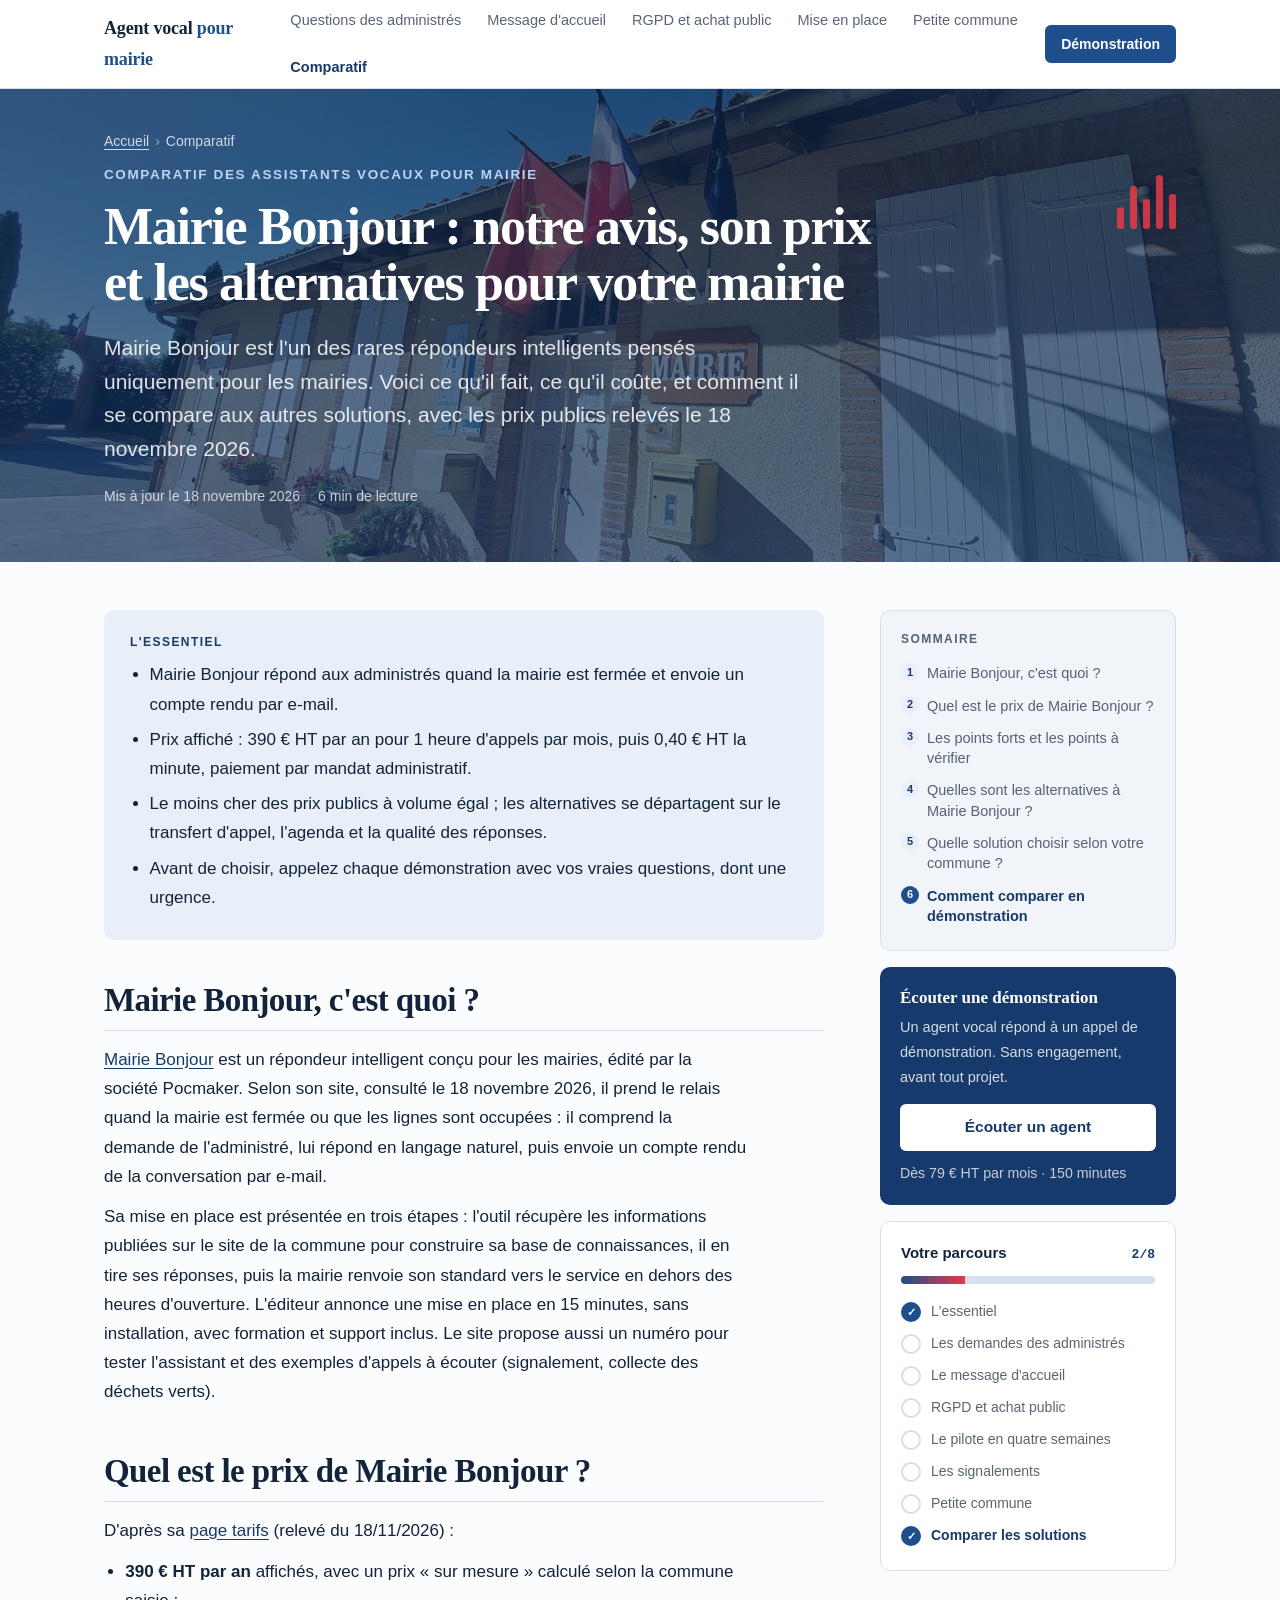
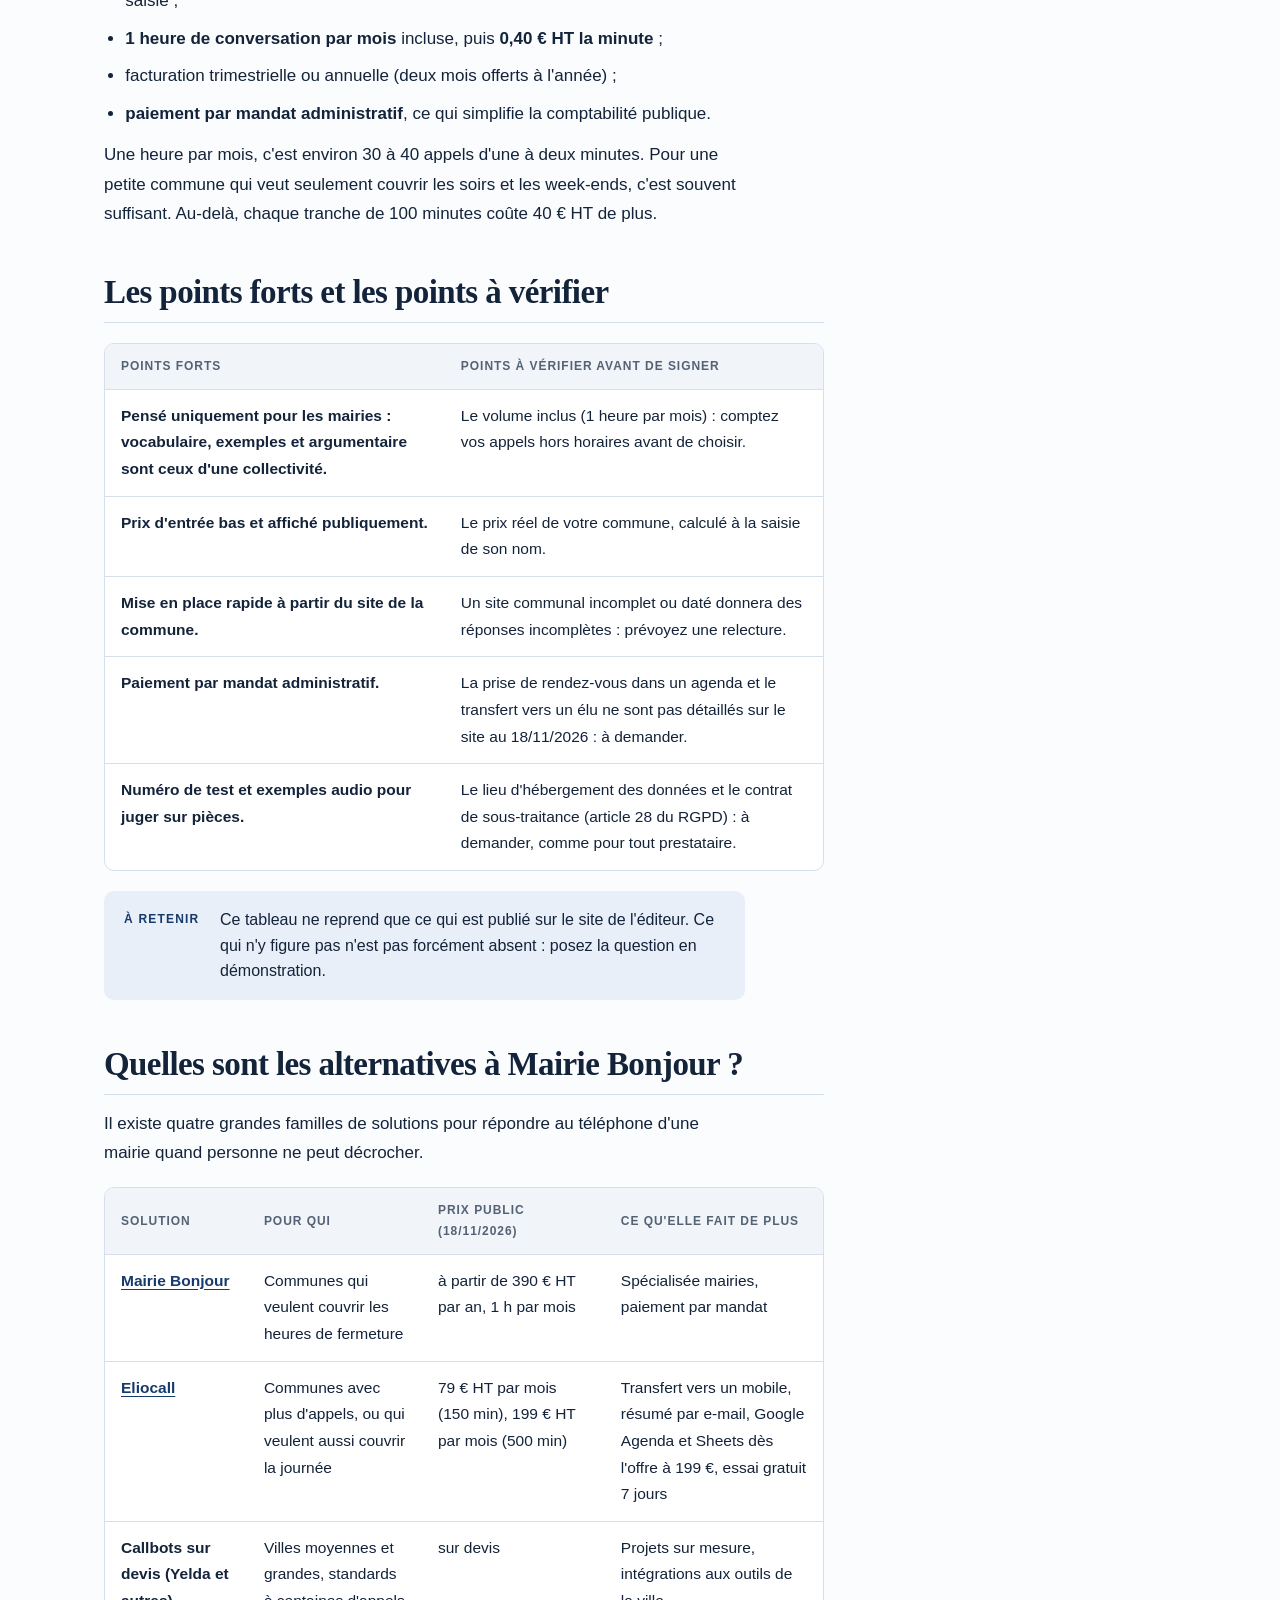
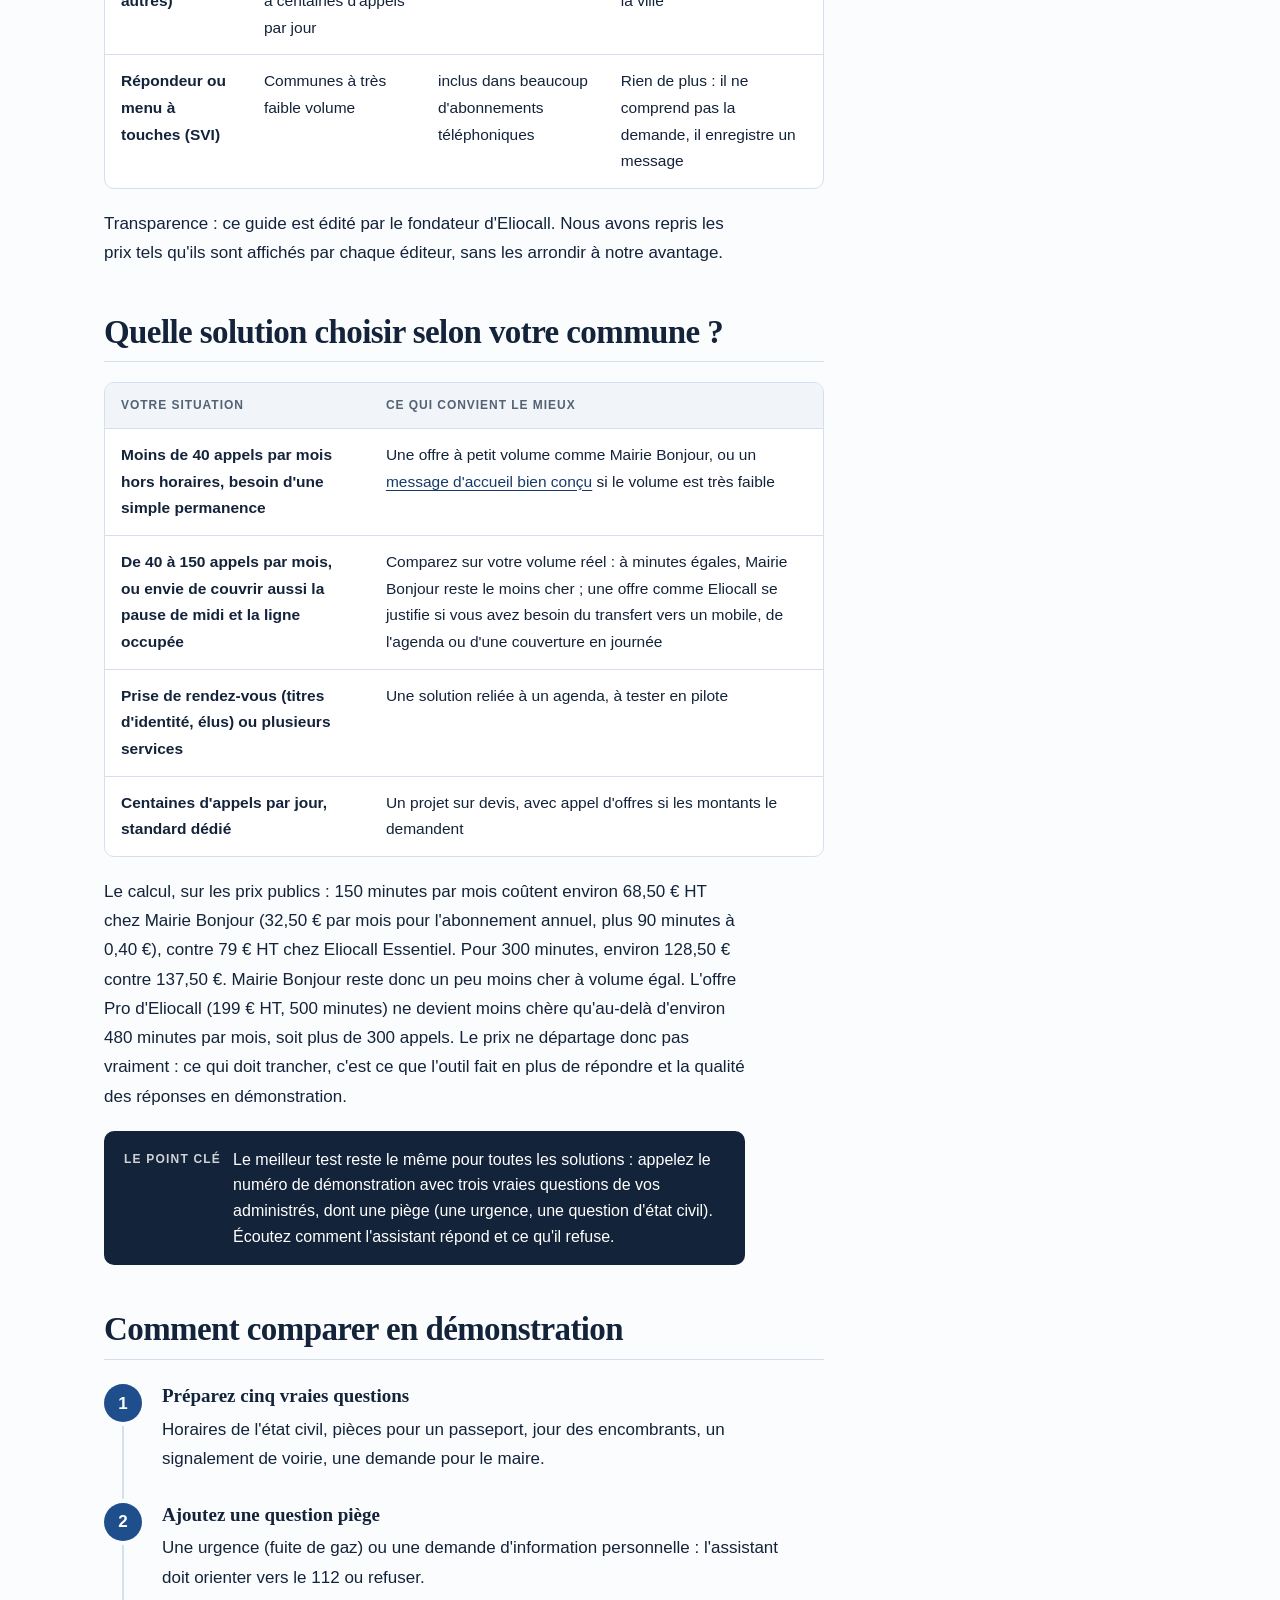
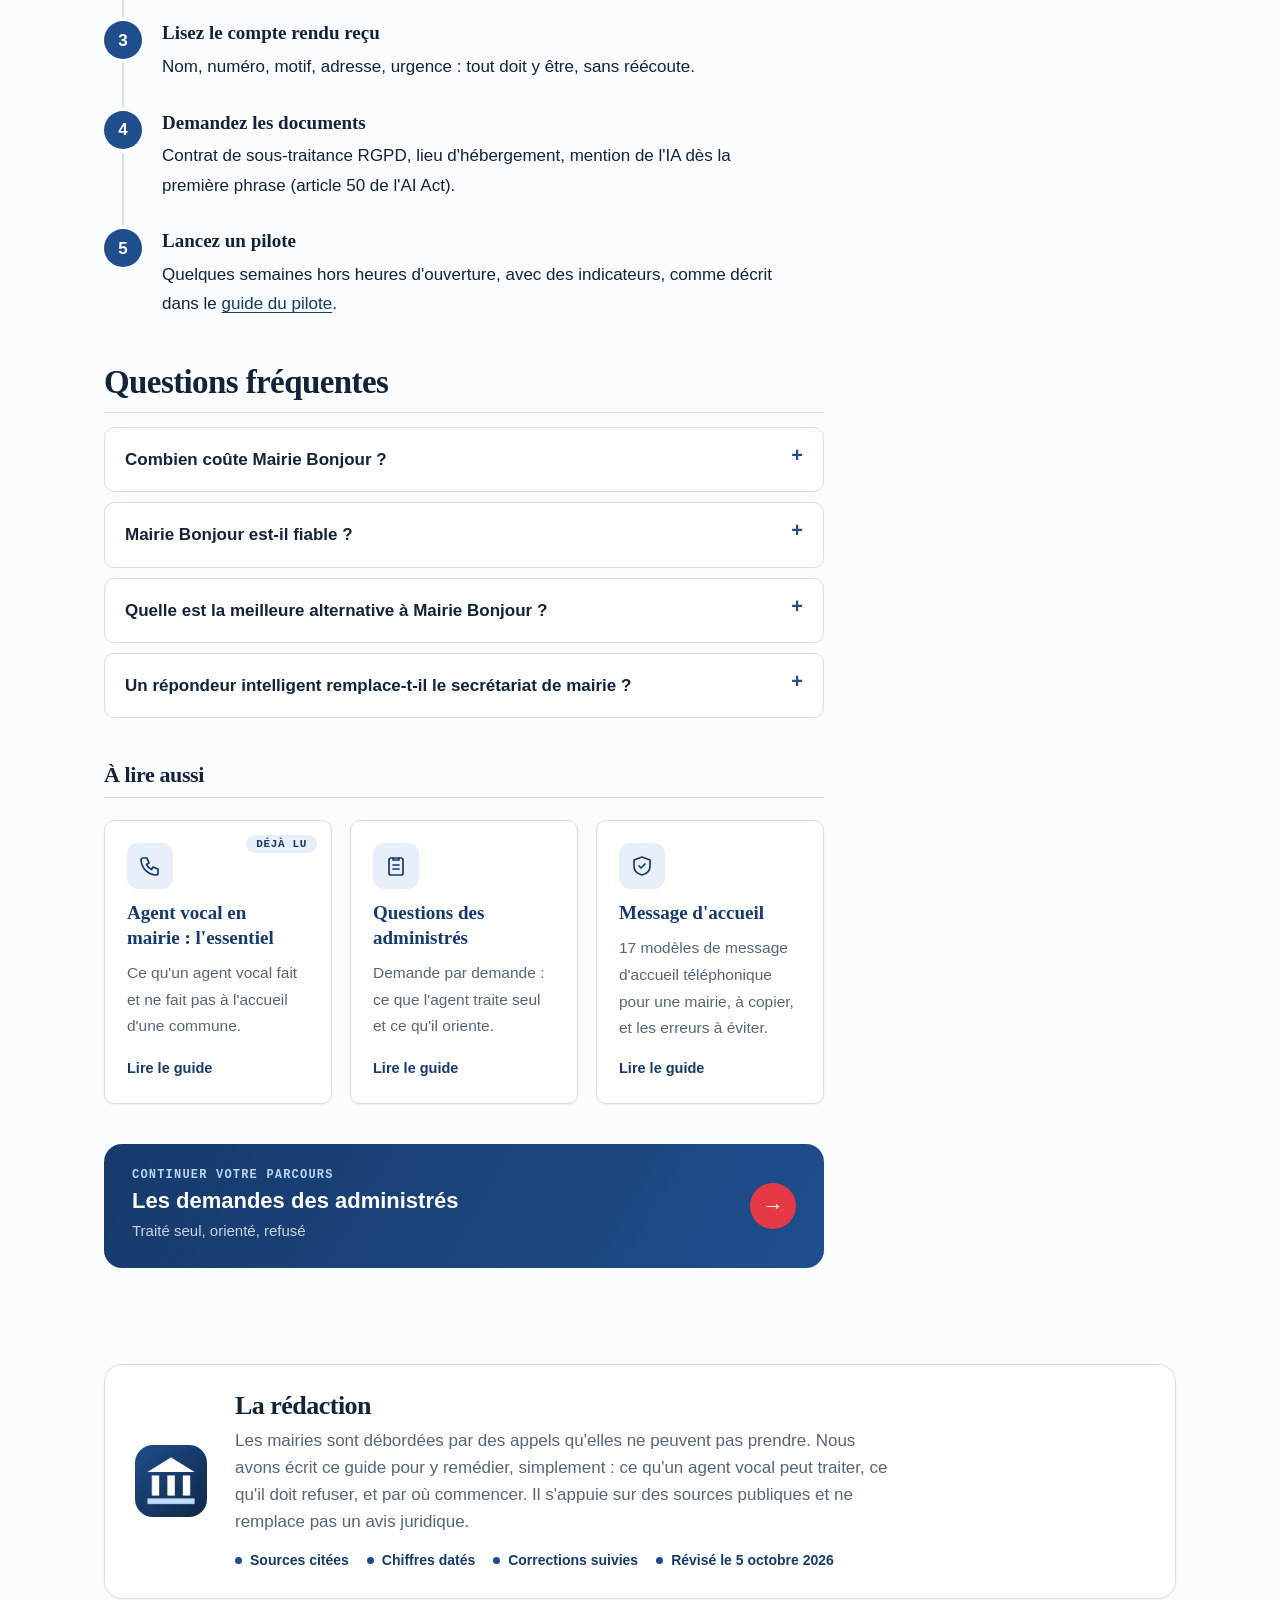
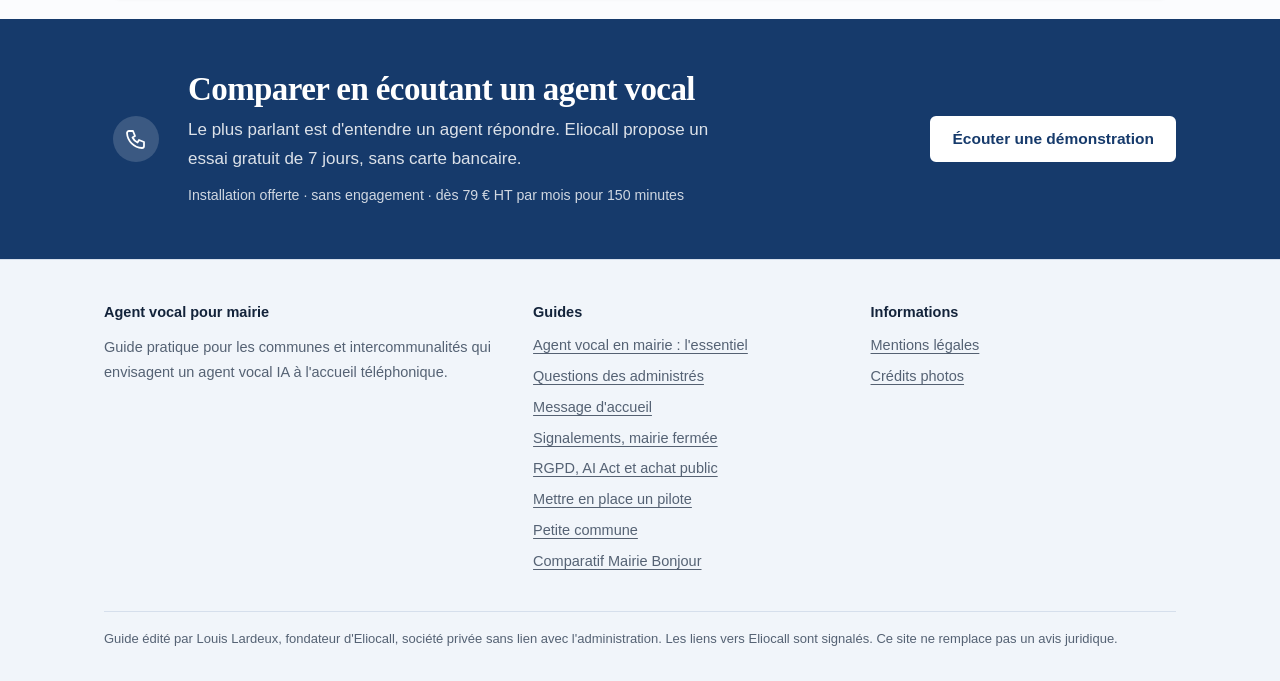
<file: mairie-bonjour-avis-alternatives/index.html>
<!doctype html>
<html lang="fr">
<head>
<meta charset="utf-8">
<meta name="viewport" content="width=device-width, initial-scale=1">
<title>Mairie Bonjour : avis, prix et alternatives (2026)</title>
<meta name="description" content="Mairie Bonjour, répondeur intelligent pour mairie : ce qu&#x27;il fait, son prix (390 € HT par an, 1 h incluse), les points à vérifier et les alternatives comparées.">
<link rel="canonical" href="https://agent-ia-vocal-pour-mairie.fr/mairie-bonjour-avis-alternatives/">
<meta property="og:type" content="article">
<meta property="og:locale" content="fr_FR">
<meta property="og:site_name" content="Agent vocal pour mairie">
<meta property="og:title" content="Mairie Bonjour : avis, prix et alternatives (2026)">
<meta property="og:description" content="Mairie Bonjour, répondeur intelligent pour mairie : ce qu&#x27;il fait, son prix (390 € HT par an, 1 h incluse), les points à vérifier et les alternatives comparées.">
<meta property="og:url" content="https://agent-ia-vocal-pour-mairie.fr/mairie-bonjour-avis-alternatives/">
<meta property="og:image" content="https://agent-ia-vocal-pour-mairie.fr/og-image.png">
<meta property="og:image:width" content="1200">
<meta property="og:image:height" content="630">
<meta property="og:image:alt" content="Agent vocal pour mairie">
<meta name="twitter:card" content="summary_large_image">
<meta name="twitter:image" content="https://agent-ia-vocal-pour-mairie.fr/og-image.png">
<link rel="icon" href="/favicon.ico" sizes="48x48">
<link rel="icon" href="/favicon.svg" type="image/svg+xml">
<link rel="icon" href="/favicon-48.png" type="image/png" sizes="48x48">
<link rel="apple-touch-icon" href="/apple-touch-icon.png">
<meta name="theme-color" content="#1f4e8c">

<meta http-equiv="Content-Security-Policy" content="default-src 'self'; script-src 'self' 'unsafe-inline'; style-src 'self' 'unsafe-inline'; img-src 'self' data:; base-uri 'self'; form-action 'none'">
<meta name="referrer" content="strict-origin-when-cross-origin">
<script type="application/ld+json">{"@context": "https://schema.org", "@graph": [{"@type": "BreadcrumbList", "itemListElement": [{"@type": "ListItem", "position": 1, "name": "Accueil", "item": "https://agent-ia-vocal-pour-mairie.fr/"}, {"@type": "ListItem", "position": 2, "name": "Comparatif", "item": "https://agent-ia-vocal-pour-mairie.fr/mairie-bonjour-avis-alternatives/"}]}, {"@type": "Article", "headline": "Mairie Bonjour : notre avis, son prix et les alternatives pour votre mairie", "description": "Mairie Bonjour, répondeur intelligent pour mairie : ce qu'il fait, son prix (390 € HT par an, 1 h incluse), les points à vérifier et les alternatives comparées.", "inLanguage": "fr-FR", "datePublished": "2026-11-18", "dateModified": "2026-11-18", "mainEntityOfPage": "https://agent-ia-vocal-pour-mairie.fr/mairie-bonjour-avis-alternatives/", "author": {"@type": "Organization", "name": "Agent vocal pour mairie", "url": "https://agent-ia-vocal-pour-mairie.fr"}, "publisher": {"@type": "Organization", "name": "Agent vocal pour mairie", "url": "https://agent-ia-vocal-pour-mairie.fr"}}, {"@type": "FAQPage", "mainEntity": [{"@type": "Question", "name": "Combien coûte Mairie Bonjour ?", "acceptedAnswer": {"@type": "Answer", "text": "Sa page tarifs affiche 390 € HT par an au 18/11/2026, avec 1 heure de conversation par mois incluse puis 0,40 € HT la minute. Le prix exact est calculé selon la commune. Le paiement par mandat administratif est accepté."}}, {"@type": "Question", "name": "Mairie Bonjour est-il fiable ?", "acceptedAnswer": {"@type": "Answer", "text": "Nous ne l'avons pas testé en conditions réelles. L'éditeur propose un numéro de démonstration et des exemples audio : le plus sûr est de l'appeler avec vos propres questions, dont une urgence, et de juger sur pièces."}}, {"@type": "Question", "name": "Quelle est la meilleure alternative à Mairie Bonjour ?", "acceptedAnswer": {"@type": "Answer", "text": "Cela dépend de ce que vous attendez. Pour une simple permanence hors horaires, Mairie Bonjour est le moins cher des prix publics. Pour transférer des appels vers un élu, relier un agenda ou couvrir aussi la journée, comparez avec une offre comme Eliocall, en démonstration et sur votre volume réel."}}, {"@type": "Question", "name": "Un répondeur intelligent remplace-t-il le secrétariat de mairie ?", "acceptedAnswer": {"@type": "Answer", "text": "Non. Il répond aux questions simples et prend des messages complets quand personne ne peut décrocher. Les dossiers, les décisions et l'accueil des personnes restent le travail des agents."}}]}]}</script>
<link rel="stylesheet" href="/style.css">
<script>(function(){var d=document.documentElement;if(window.matchMedia&&matchMedia("(prefers-reduced-motion: reduce)").matches)return;d.classList.add("m-js");setTimeout(function(){if(!window.__rvok)d.classList.add("m-show")},3500)})();</script>
</head>
<body>
<a class="m-skip" href="#contenu">Aller au contenu</a>
<div class="m-rdp" id="rdp" aria-hidden="true"><i></i></div>
<header class="m-top"><div class="m-wrap"><a class="m-brand" href="/">Agent vocal <span>pour mairie</span></a><nav class="m-nav" aria-label="Navigation"><a href="/questions-des-administres/">Questions des administrés</a><a href="/message-d-accueil-telephonique-mairie/">Message d'accueil</a><a href="/rgpd-achat-public/">RGPD et achat public</a><a href="/mise-en-place-pilote/">Mise en place</a><a href="/petite-commune/">Petite commune</a><a href="/mairie-bonjour-avis-alternatives/" class="m-cur">Comparatif</a></nav><a class="m-btn m-small" href="https://eliocall.com/?utm_source=agent-ia-vocal-pour-mairie&amp;utm_medium=guide&amp;utm_campaign=header" rel="nofollow sponsored noopener">Démonstration</a></div></header>
<main id="contenu">
<div class="m-page-head"><img class="m-pgbg" src="/img/mairie-burgaud.jpg" alt="Mairie du Burgaud (Haute-Garonne)" width="1400" height="933" loading="eager" decoding="async"><div class="m-wrap"><div class="m-eq" aria-hidden="true"><i></i><i></i><i></i><i></i><i></i></div><div class="m-crumbs"><a href="/">Accueil</a><i>›</i>Comparatif</div><div class="m-kicker">Comparatif des assistants vocaux pour mairie</div><h1>Mairie Bonjour&nbsp;: notre avis, son prix et les alternatives pour votre mairie</h1><p class="m-lead">Mairie Bonjour est l'un des rares répondeurs intelligents pensés uniquement pour les mairies. Voici ce qu'il fait, ce qu'il coûte, et comment il se compare aux autres solutions, avec les prix publics relevés le 18 novembre 2026.</p><div class="m-meta"><span>Mis à jour le 18 novembre 2026</span><span>6 min de lecture</span></div></div></div>
<div class="m-wrap m-layout"><article class="m-doc"><div class="m-summary"><b>L'essentiel</b><ul><li>Mairie Bonjour répond aux administrés quand la mairie est fermée et envoie un compte rendu par e-mail.</li><li>Prix affiché&nbsp;: 390 € HT par an pour 1 heure d'appels par mois, puis 0,40 € HT la minute, paiement par mandat administratif.</li><li>Le moins cher des prix publics à volume égal&nbsp;; les alternatives se départagent sur le transfert d'appel, l'agenda et la qualité des réponses.</li><li>Avant de choisir, appelez chaque démonstration avec vos vraies questions, dont une urgence.</li></ul></div><section id="mairie-bonjour-c-est-quoi" class="m-rv"><h2>Mairie Bonjour, c'est quoi&nbsp;?</h2>
<p><a href="https://www.mairie-bonjour.fr/" rel="noopener">Mairie Bonjour</a> est un répondeur intelligent conçu pour les mairies, édité par la société Pocmaker. Selon son site, consulté le 18 novembre 2026, il prend le relais quand la mairie est fermée ou que les lignes sont occupées&nbsp;: il comprend la demande de l'administré, lui répond en langage naturel, puis envoie un compte rendu de la conversation par e-mail.</p>
<p>Sa mise en place est présentée en trois étapes&nbsp;: l'outil récupère les informations publiées sur le site de la commune pour construire sa base de connaissances, il en tire ses réponses, puis la mairie renvoie son standard vers le service en dehors des heures d'ouverture. L'éditeur annonce une mise en place en 15 minutes, sans installation, avec formation et support inclus. Le site propose aussi un numéro pour tester l'assistant et des exemples d'appels à écouter (signalement, collecte des déchets verts).</p>
</section><section id="quel-est-le-prix-de-mairie-bonjour" class="m-rv"><h2>Quel est le prix de Mairie Bonjour&nbsp;?</h2>
<p>D'après sa <a href="https://www.mairie-bonjour.fr/tarification" rel="noopener">page tarifs</a> (relevé du 18/11/2026)&nbsp;:</p>
<ul class="m-clean">
 <li><strong>390 € HT par an</strong> affichés, avec un prix «&nbsp;sur mesure&nbsp;» calculé selon la commune saisie&nbsp;;</li>
 <li><strong>1 heure de conversation par mois</strong> incluse, puis <strong>0,40 € HT la minute</strong>&nbsp;;</li>
 <li>facturation trimestrielle ou annuelle (deux mois offerts à l'année)&nbsp;;</li>
 <li><strong>paiement par mandat administratif</strong>, ce qui simplifie la comptabilité publique.</li>
</ul>
<p>Une heure par mois, c'est environ 30 à 40 appels d'une à deux minutes. Pour une petite commune qui veut seulement couvrir les soirs et les week-ends, c'est souvent suffisant. Au-delà, chaque tranche de 100 minutes coûte 40 € HT de plus.</p>
</section><section id="les-points-forts-et-les-points-a-verifier" class="m-rv"><h2>Les points forts et les points à vérifier</h2>
<div class="m-tablewrap"><table><tr><th>Points forts</th><th>Points à vérifier avant de signer</th></tr><tr><td>Pensé uniquement pour les mairies&nbsp;: vocabulaire, exemples et argumentaire sont ceux d'une collectivité.</td><td>Le volume inclus (1 heure par mois)&nbsp;: comptez vos appels hors horaires avant de choisir.</td></tr><tr><td>Prix d'entrée bas et affiché publiquement.</td><td>Le prix réel de votre commune, calculé à la saisie de son nom.</td></tr><tr><td>Mise en place rapide à partir du site de la commune.</td><td>Un site communal incomplet ou daté donnera des réponses incomplètes&nbsp;: prévoyez une relecture.</td></tr><tr><td>Paiement par mandat administratif.</td><td>La prise de rendez-vous dans un agenda et le transfert vers un élu ne sont pas détaillés sur le site au 18/11/2026&nbsp;: à demander.</td></tr><tr><td>Numéro de test et exemples audio pour juger sur pièces.</td><td>Le lieu d'hébergement des données et le contrat de sous-traitance (article 28 du RGPD)&nbsp;: à demander, comme pour tout prestataire.</td></tr></table></div><div class="m-callout m-co-tip"><strong>À retenir</strong><div><p>Ce tableau ne reprend que ce qui est publié sur le site de l'éditeur. Ce qui n'y figure pas n'est pas forcément absent&nbsp;: posez la question en démonstration.</p></div></div></section><section id="quelles-sont-les-alternatives-a-mairie-bonjour" class="m-rv"><h2>Quelles sont les alternatives à Mairie Bonjour&nbsp;?</h2>
<p>Il existe quatre grandes familles de solutions pour répondre au téléphone d'une mairie quand personne ne peut décrocher.</p>
<div class="m-tablewrap"><table><tr><th>Solution</th><th>Pour qui</th><th>Prix public (18/11/2026)</th><th>Ce qu'elle fait de plus</th></tr><tr><td><a href="https://www.mairie-bonjour.fr/" rel="noopener">Mairie Bonjour</a></td><td>Communes qui veulent couvrir les heures de fermeture</td><td>à partir de 390 € HT par an, 1 h par mois</td><td>Spécialisée mairies, paiement par mandat</td></tr><tr><td><a href="https://eliocall.com/tarifs/?utm_source=agent-ia-vocal-pour-mairie&amp;utm_medium=guide&amp;utm_campaign=mairie-prix" rel="nofollow sponsored noopener">Eliocall</a></td><td>Communes avec plus d'appels, ou qui veulent aussi couvrir la journée</td><td>79 € HT par mois (150 min), 199 € HT par mois (500 min)</td><td>Transfert vers un mobile, résumé par e-mail, Google Agenda et Sheets dès l'offre à 199 €, essai gratuit 7 jours</td></tr><tr><td>Callbots sur devis (Yelda et autres)</td><td>Villes moyennes et grandes, standards à centaines d'appels par jour</td><td>sur devis</td><td>Projets sur mesure, intégrations aux outils de la ville</td></tr><tr><td>Répondeur ou menu à touches (SVI)</td><td>Communes à très faible volume</td><td>inclus dans beaucoup d'abonnements téléphoniques</td><td>Rien de plus&nbsp;: il ne comprend pas la demande, il enregistre un message</td></tr></table></div>
<p>Transparence&nbsp;: ce guide est édité par le fondateur d'Eliocall. Nous avons repris les prix tels qu'ils sont affichés par chaque éditeur, sans les arrondir à notre avantage.</p>
</section><section id="quelle-solution-choisir-selon-votre-commune" class="m-rv"><h2>Quelle solution choisir selon votre commune&nbsp;?</h2>
<div class="m-tablewrap"><table><tr><th>Votre situation</th><th>Ce qui convient le mieux</th></tr><tr><td>Moins de 40 appels par mois hors horaires, besoin d'une simple permanence</td><td>Une offre à petit volume comme Mairie Bonjour, ou un <a href="/message-d-accueil-telephonique-mairie/" rel="noopener">message d'accueil bien conçu</a> si le volume est très faible</td></tr><tr><td>De 40 à 150 appels par mois, ou envie de couvrir aussi la pause de midi et la ligne occupée</td><td>Comparez sur votre volume réel&nbsp;: à minutes égales, Mairie Bonjour reste le moins cher&nbsp;; une offre comme Eliocall se justifie si vous avez besoin du transfert vers un mobile, de l'agenda ou d'une couverture en journée</td></tr><tr><td>Prise de rendez-vous (titres d'identité, élus) ou plusieurs services</td><td>Une solution reliée à un agenda, à tester en pilote</td></tr><tr><td>Centaines d'appels par jour, standard dédié</td><td>Un projet sur devis, avec appel d'offres si les montants le demandent</td></tr></table></div>
<p>Le calcul, sur les prix publics&nbsp;: 150 minutes par mois coûtent environ 68,50 € HT chez Mairie Bonjour (32,50 € par mois pour l'abonnement annuel, plus 90 minutes à 0,40 €), contre 79 € HT chez Eliocall Essentiel. Pour 300 minutes, environ 128,50 € contre 137,50 €. Mairie Bonjour reste donc un peu moins cher à volume égal. L'offre Pro d'Eliocall (199 € HT, 500 minutes) ne devient moins chère qu'au-delà d'environ 480 minutes par mois, soit plus de 300 appels. Le prix ne départage donc pas vraiment&nbsp;: ce qui doit trancher, c'est ce que l'outil fait en plus de répondre et la qualité des réponses en démonstration.</p>
<div class="m-callout m-co-key"><strong>Le point clé</strong><div><p>Le meilleur test reste le même pour toutes les solutions&nbsp;: appelez le numéro de démonstration avec trois vraies questions de vos administrés, dont une piège (une urgence, une question d'état civil). Écoutez comment l'assistant répond et ce qu'il refuse.</p></div></div></section><section id="comment-comparer-en-demonstration" class="m-rv"><h2>Comment comparer en démonstration</h2>
<ol class="m-steps"><li><h3>Préparez cinq vraies questions</h3><p>Horaires de l'état civil, pièces pour un passeport, jour des encombrants, un signalement de voirie, une demande pour le maire.</p></li><li><h3>Ajoutez une question piège</h3><p>Une urgence (fuite de gaz) ou une demande d'information personnelle&nbsp;: l'assistant doit orienter vers le 112 ou refuser.</p></li><li><h3>Lisez le compte rendu reçu</h3><p>Nom, numéro, motif, adresse, urgence&nbsp;: tout doit y être, sans réécoute.</p></li><li><h3>Demandez les documents</h3><p>Contrat de sous-traitance RGPD, lieu d'hébergement, mention de l'IA dès la première phrase (article 50 de l'AI Act).</p></li><li><h3>Lancez un pilote</h3><p>Quelques semaines hors heures d'ouverture, avec des indicateurs, comme décrit dans le <a href="/mise-en-place-pilote/" rel="noopener">guide du pilote</a>.</p></li></ol></section><section id="questions" class="m-rv"><h2>Questions fréquentes</h2><details><summary>Combien coûte Mairie Bonjour&nbsp;?</summary><p>Sa page tarifs affiche 390 € HT par an au 18/11/2026, avec 1 heure de conversation par mois incluse puis 0,40 € HT la minute. Le prix exact est calculé selon la commune. Le paiement par mandat administratif est accepté.</p></details><details><summary>Mairie Bonjour est-il fiable&nbsp;?</summary><p>Nous ne l'avons pas testé en conditions réelles. L'éditeur propose un numéro de démonstration et des exemples audio&nbsp;: le plus sûr est de l'appeler avec vos propres questions, dont une urgence, et de juger sur pièces.</p></details><details><summary>Quelle est la meilleure alternative à Mairie Bonjour&nbsp;?</summary><p>Cela dépend de ce que vous attendez. Pour une simple permanence hors horaires, Mairie Bonjour est le moins cher des prix publics. Pour transférer des appels vers un élu, relier un agenda ou couvrir aussi la journée, comparez avec une offre comme Eliocall, en démonstration et sur votre volume réel.</p></details><details><summary>Un répondeur intelligent remplace-t-il le secrétariat de mairie&nbsp;?</summary><p>Non. Il répond aux questions simples et prend des messages complets quand personne ne peut décrocher. Les dossiers, les décisions et l'accueil des personnes restent le travail des agents.</p></details></section><div class="m-related"><h2>À lire aussi</h2><div class="m-cards m-cols3"><a class="m-card" href="/"><span class="m-ico" aria-hidden="true"><svg viewBox="0 0 24 24" width="24" height="24" fill="none" stroke="currentColor" stroke-width="1.7" stroke-linecap="round" stroke-linejoin="round"><path d="M5 4h4l2 5-2.5 1.5a11 11 0 0 0 5 5L15 13l5 2v4a2 2 0 0 1-2 2A16 16 0 0 1 3 6a2 2 0 0 1 2-2z"/></svg></span><h3>Agent vocal en mairie&nbsp;: l'essentiel</h3><p>Ce qu'un agent vocal fait et ne fait pas à l'accueil d'une commune.</p><span class="m-more">Lire le guide</span></a><a class="m-card" href="/questions-des-administres/"><span class="m-ico" aria-hidden="true"><svg viewBox="0 0 24 24" width="24" height="24" fill="none" stroke="currentColor" stroke-width="1.7" stroke-linecap="round" stroke-linejoin="round"><rect x="5" y="4" width="14" height="17" rx="2"/><path d="M9 4v2h6V4M9 11h6M9 15h6"/></svg></span><h3>Questions des administrés</h3><p>Demande par demande&nbsp;: ce que l'agent traite seul et ce qu'il oriente.</p><span class="m-more">Lire le guide</span></a><a class="m-card" href="/message-d-accueil-telephonique-mairie/"><span class="m-ico" aria-hidden="true"><svg viewBox="0 0 24 24" width="24" height="24" fill="none" stroke="currentColor" stroke-width="1.7" stroke-linecap="round" stroke-linejoin="round"><path d="M12 3l8 3v6c0 5-3.5 8-8 9-4.5-1-8-4-8-9V6z"/><path d="M9 12l2 2 4-4"/></svg></span><h3>Message d'accueil</h3><p>17 modèles de message d'accueil téléphonique pour une mairie, à copier, et les erreurs à éviter.</p><span class="m-more">Lire le guide</span></a></div></div><div id="nx-box" hidden></div></article><aside class="m-side"><nav class="m-toc" aria-label="Sommaire"><b>Sommaire</b><ol><li><a href="#mairie-bonjour-c-est-quoi">Mairie Bonjour, c'est quoi&nbsp;?</a></li><li><a href="#quel-est-le-prix-de-mairie-bonjour">Quel est le prix de Mairie Bonjour&nbsp;?</a></li><li><a href="#les-points-forts-et-les-points-a-verifier">Les points forts et les points à vérifier</a></li><li><a href="#quelles-sont-les-alternatives-a-mairie-bonjour">Quelles sont les alternatives à Mairie Bonjour&nbsp;?</a></li><li><a href="#quelle-solution-choisir-selon-votre-commune">Quelle solution choisir selon votre commune&nbsp;?</a></li><li><a href="#comment-comparer-en-demonstration">Comment comparer en démonstration</a></li></ol></nav><div class="m-sidecta"><b>Écouter une démonstration</b><p>Un agent vocal répond à un appel de démonstration. Sans engagement, avant tout projet.</p><a class="m-btn" href="https://eliocall.com/?utm_source=agent-ia-vocal-pour-mairie&utm_medium=guide&utm_campaign=ecouter#hero-form" rel="nofollow sponsored noopener">Écouter un agent</a><small style="display:block;margin-top:10px;opacity:.75">Dès 79 € HT par mois · 150 minutes</small></div><div id="jr-box" hidden></div></aside></div>
<section class="m-rdn" id="redaction"><div class="m-wrap"><div class="m-rdc"><img class="m-rdm" src="/icon-192.png" alt="Logo de la rédaction" width="72" height="72" loading="lazy" decoding="async"><div><h2>La rédaction</h2><p>Les mairies sont débordées par des appels qu'elles ne peuvent pas prendre. Nous avons écrit ce guide pour y remédier, simplement&nbsp;: ce qu'un agent vocal peut traiter, ce qu'il doit refuser, et par où commencer. Il s'appuie sur des sources publiques et ne remplace pas un avis juridique.</p><ul><li>Sources citées</li><li>Chiffres datés</li><li>Corrections suivies</li><li>Révisé le 5 octobre 2026</li></ul></div></div></div></section>
<div class="m-band"><div class="m-wrap"><div><div class="m-rg" aria-hidden="true"><span></span><span></span><span></span><b><svg viewBox="0 0 24 24" width="24" height="24" fill="none" stroke="#fff" stroke-width="1.8" stroke-linecap="round" stroke-linejoin="round"><path d="M5 4h4l2 5-2.5 1.5a11 11 0 0 0 5 5L15 13l5 2v4a2 2 0 0 1-2 2A16 16 0 0 1 3 6a2 2 0 0 1 2-2z"/></svg></b></div><div><h2>Comparer en écoutant un agent vocal</h2><p>Le plus parlant est d'entendre un agent répondre. Eliocall propose un essai gratuit de 7 jours, sans carte bancaire.</p><small style="display:block;margin-top:10px;opacity:.8">Installation offerte · sans engagement · dès 79 € HT par mois pour 150 minutes</small></div></div><a class="m-btn" href="https://eliocall.com/?utm_source=agent-ia-vocal-pour-mairie&amp;utm_medium=guide&amp;utm_campaign=mairie-comparatif" rel="nofollow sponsored noopener">Écouter une démonstration</a></div></div>
</main>
<footer class="m-foot"><div class="m-wrap"><div><b>Agent vocal <span>pour mairie</span></b><p>Guide pratique pour les communes et intercommunalités qui envisagent un agent vocal IA à l'accueil téléphonique.</p></div><div><b>Guides</b><ul><li><a href="/">Agent vocal en mairie&nbsp;: l'essentiel</a></li><li><a href="/questions-des-administres/">Questions des administrés</a></li><li><a href="/message-d-accueil-telephonique-mairie/">Message d'accueil</a></li><li><a href="/signalement-mairie-fermee/">Signalements, mairie fermée</a></li><li><a href="/rgpd-achat-public/">RGPD, AI Act et achat public</a></li><li><a href="/mise-en-place-pilote/">Mettre en place un pilote</a></li><li><a href="/petite-commune/">Petite commune</a></li><li><a href="/mairie-bonjour-avis-alternatives/">Comparatif Mairie Bonjour</a></li></ul></div><div><b>Informations</b><ul><li><a href="/mentions-legales/">Mentions légales</a></li><li><a href="/mentions-legales/#credits-photos">Crédits photos</a></li></ul></div><div class="m-small">Guide édité par Louis Lardeux, fondateur d'Eliocall, société privée sans lien avec l'administration. Les liens vers Eliocall sont signalés. Ce site ne remplace pas un avis juridique.</div></div></footer>
<script>(function(){var P="m-",d=document;if(window.matchMedia&&matchMedia("(prefers-reduced-motion: reduce)").matches)return;window.__rvok=1;
var rd=d.getElementById("rdp"),bar=rd&&rd.firstElementChild,top=d.querySelector("."+P+"top"),tk=false;
function onS(){tk=false;var h=d.documentElement,max=h.scrollHeight-h.clientHeight,y=window.pageYOffset||h.scrollTop;if(bar&&max>0)bar.style.transform="scaleX("+Math.min(1,y/max)+")";if(top){if(y>8)top.classList.add(P+"sc");else top.classList.remove(P+"sc")}}
window.addEventListener("scroll",function(){if(!tk){tk=true;requestAnimationFrame(onS)}},{passive:true});onS();
var ap=[].slice.call(d.querySelectorAll("[data-ap]"));if("IntersectionObserver" in window){var ao=new IntersectionObserver(function(es){es.forEach(function(e){if(e.isIntersecting)e.target.removeAttribute("data-off");else e.target.setAttribute("data-off","1")})},{rootMargin:"80px"});ap.forEach(function(el){ao.observe(el)})}
var rv=[].slice.call(d.querySelectorAll("."+P+"rv"));
if("IntersectionObserver" in window){var io=new IntersectionObserver(function(es){es.forEach(function(e){if(e.isIntersecting){e.target.classList.add(P+"in");io.unobserve(e.target)}})},{threshold:.06,rootMargin:"0px 0px -5% 0px"});rv.forEach(function(el){io.observe(el)})}else{rv.forEach(function(el){el.classList.add(P+"in")})}
var links=[].slice.call(d.querySelectorAll("."+P+"toc a")),map={};links.forEach(function(a){map[a.getAttribute("href").slice(1)]=a});
if("IntersectionObserver" in window&&links.length){var so=new IntersectionObserver(function(es){es.forEach(function(e){if(e.isIntersecting){links.forEach(function(a){a.classList.remove(P+"act")});var a=map[e.target.id];if(a)a.classList.add(P+"act")}})},{rootMargin:"-18% 0px -70% 0px"});[].slice.call(d.querySelectorAll("."+P+"doc section[id]")).forEach(function(x){so.observe(x)})}
})();</script>

<div id="stk" role="complementary" aria-label="Écouter un agent vocal"><a href="https://eliocall.com/?utm_source=agent-ia-vocal-pour-mairie&utm_medium=guide&utm_campaign=ecouter#hero-form" rel="nofollow sponsored noopener"><span class="m-w" aria-hidden="true"><i></i><i></i><i></i><i></i></span><span><b>Écouter un agent en démonstration</b><small>Sur eliocall.com</small></span></a><button type="button" id="stk-x" aria-label="Masquer">×</button></div>
<script>(function(){
var $=function(i){return document.getElementById(i)},KS="mai-seen-v1",KR="mai-last-v1",CUR=location.pathname.replace(/index\.html$/,""),J=[["/", "L'essentiel", "Ce que fait et ne fait pas un agent vocal"], ["/questions-des-administres/", "Les demandes des administrés", "Traité seul, orienté, refusé"], ["/message-d-accueil-telephonique-mairie/", "Le message d'accueil", "17 modèles à copier"], ["/rgpd-achat-public/", "RGPD et achat public", "Responsabilités, article 50, marché"], ["/mise-en-place-pilote/", "Le pilote en quatre semaines", "Calendrier, périmètre, indicateurs"], ["/signalement-mairie-fermee/", "Les signalements", "Mairie fermée, rien ne se perd"], ["/petite-commune/", "Petite commune", "Utile ou non, mutualiser"], ["/mairie-bonjour-avis-alternatives/", "Comparer les solutions", "Prix publics, forces, limites"]],HEAR="https://eliocall.com/?utm_source=agent-ia-vocal-pour-mairie&utm_medium=guide&utm_campaign=ecouter#hero-form";
var seen={};try{seen=JSON.parse(localStorage.getItem(KS)||"{}")}catch(e){}seen[CUR]=1;try{localStorage.setItem(KS,JSON.stringify(seen))}catch(e){}
function n(){return J.filter(function(x){return seen[x[0]]}).length}
/* parcours dans la colonne latérale */
var jr=$("jr-box");if(jr){var h=document.createElement("h4"),t=document.createElement("strong");t.textContent="Votre parcours";var c=document.createElement("span");c.textContent=n()+"/"+J.length;h.appendChild(t);h.appendChild(c);jr.appendChild(h);
var pr=document.createElement("div");pr.setAttribute("data-pr","");var bar=document.createElement("i");pr.appendChild(bar);jr.appendChild(pr);var ol=document.createElement("ol");
J.forEach(function(x,i){var li=document.createElement("li"),a=document.createElement("a");a.href=x[0];if(x[0]===CUR)a.setAttribute("aria-current","page");if(seen[x[0]])a.setAttribute("data-seen","1");var em=document.createElement("em");em.textContent=seen[x[0]]?"✓":(i+1);a.appendChild(em);a.appendChild(document.createTextNode(x[1]));li.appendChild(a);ol.appendChild(li)});jr.appendChild(ol);jr.hidden=false;setTimeout(function(){bar.style.width=Math.round(100*n()/J.length)+"%"},60)}
/* badges « déjà lu » sur les cartes */
[].slice.call(document.querySelectorAll("a[href^='/']")).forEach(function(a){var p=a.getAttribute("href").split("#")[0];if(a.className&&/card/.test(a.className)){a.setAttribute("data-card","");if(seen[p]&&p!==CUR)a.setAttribute("data-seen","1")}});
/* suite de lecture */
var nx=$("nx-box");if(nx){var idx=-1;J.forEach(function(x,i){if(x[0]===CUR)idx=i});var nxt=null;for(var k=1;k<=J.length;k++){var c2=J[(idx+k)%J.length];if(!seen[c2[0]]){nxt=c2;break}}
var a=document.createElement("a");if(nxt){a.href=nxt[0];a.innerHTML="<div><small>Continuer votre parcours</small><strong></strong><span></span></div><b>→</b>";a.querySelector("strong").textContent=nxt[1];a.querySelector("span").textContent=nxt[2]}
else{a.href=HEAR;a.rel="nofollow sponsored noopener";a.innerHTML="<div><small>Parcours terminé</small><strong>Passez de la théorie à l'écoute</strong><span>Entendez un agent vocal Eliocall répondre à votre place.</span></div><b>→</b>"}
nx.appendChild(a);nx.hidden=false}
/* bouton flottant */
var stk=$("stk");try{if(sessionStorage.getItem("mai-stk-x"))stk.hidden=true}catch(e){}
$("stk-x").addEventListener("click",function(){stk.hidden=true;try{sessionStorage.setItem("mai-stk-x","1")}catch(e){}});
function onScroll(){var y=window.pageYOffset,max=document.documentElement.scrollHeight-innerHeight;var tt=$("rs-toast");if(tt&&y>300)tt.removeAttribute("data-show");if(y>700&&y<max-420)stk.setAttribute("data-show","");else stk.removeAttribute("data-show")}
window.addEventListener("scroll",function(){requestAnimationFrame(onScroll)},{passive:true});onScroll();
/* reprendre la lecture */
var secs=[].slice.call(document.querySelectorAll("section[id]")).filter(function(s){return s.id!=="demo"&&s.querySelector("h2")}),tk=0;
function save(){var best=null;secs.forEach(function(s){var r=s.getBoundingClientRect();if(r.top<innerHeight*.45)best=s});if(!best||window.pageYOffset<500)return;try{localStorage.setItem(KR,JSON.stringify({p:CUR,id:best.id,h:best.querySelector("h2").textContent.replace(/\s+/g," ").trim(),t:Date.now()}))}catch(e){}}
window.addEventListener("scroll",function(){clearTimeout(tk);tk=setTimeout(save,700)},{passive:true});
try{var last=JSON.parse(localStorage.getItem(KR)||"null");if(last&&Date.now()-last.t<14*864e5&&window.pageYOffset<200&&!location.hash){var tg=last.p===CUR?document.getElementById(last.id):null;if(last.p!==CUR||tg){var ts=document.createElement("div");ts.id="rs-toast";ts.setAttribute("role","status");var p=document.createElement("p");p.textContent=(last.p===CUR?"Reprendre à « ":"Reprendre votre lecture : « ")+last.h.slice(0,70)+" »";ts.appendChild(p);
var go=document.createElement(last.p===CUR?"button":"a");go.textContent="Reprendre";if(last.p===CUR){go.type="button";go.addEventListener("click",function(){tg.scrollIntoView({behavior:"smooth",block:"start"});ts.removeAttribute("data-show")})}else{go.href=last.p+"#"+last.id}ts.appendChild(go);
var no=document.createElement("button");no.type="button";no.setAttribute("data-no","");no.textContent="Non merci";no.addEventListener("click",function(){ts.removeAttribute("data-show");try{localStorage.removeItem(KR)}catch(e){}});ts.appendChild(no);document.body.appendChild(ts);setTimeout(function(){ts.setAttribute("data-show","")},1400);setTimeout(function(){ts.removeAttribute("data-show")},14000)}}}catch(e){}
})();</script>

</body>
</html>
</file>
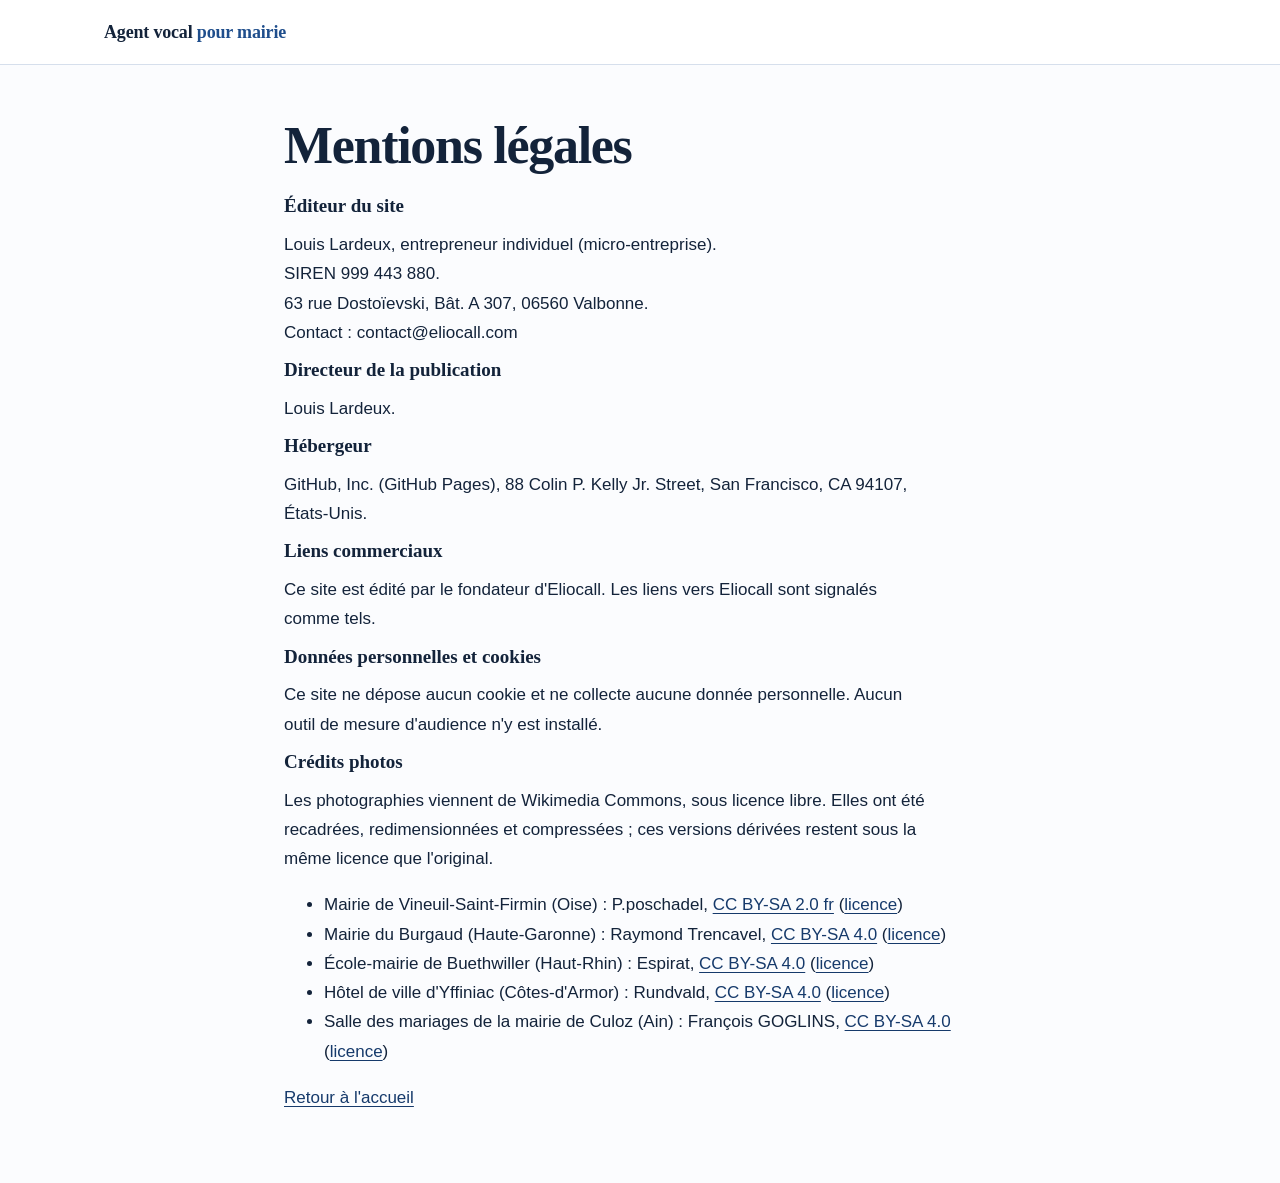
<file: mentions-legales/index.html>
<!doctype html>
<html lang="fr"><head><meta charset="utf-8"><meta name="viewport" content="width=device-width, initial-scale=1">
<title>Mentions légales</title><meta name="robots" content="noindex"><link rel="canonical" href="https://agent-ia-vocal-pour-mairie.fr/mentions-legales/"><link rel="icon" href="/favicon.ico" sizes="48x48">
<link rel="icon" href="/favicon.svg" type="image/svg+xml">
<link rel="icon" href="/favicon-48.png" type="image/png" sizes="48x48">
<link rel="apple-touch-icon" href="/apple-touch-icon.png">
<meta name="theme-color" content="#1f4e8c">
<meta http-equiv="Content-Security-Policy" content="default-src 'self'; style-src 'self' 'unsafe-inline'; base-uri 'self'; form-action 'none'">
<link rel="stylesheet" href="/style.css"></head><body>
<header class="m-top"><div class="m-wrap"><a class="m-brand" href="/">Agent vocal <span>pour mairie</span></a></div></header>
<main><div class="m-wrap" style="max-width:760px;padding-top:40px;padding-bottom:60px"><h1>Mentions légales</h1>
<h3>Éditeur du site</h3><p>Louis Lardeux, entrepreneur individuel (micro-entreprise).<br>SIREN 999 443 880.<br>63 rue Dostoïevski, Bât. A 307, 06560 Valbonne.<br>Contact : contact@eliocall.com</p><h3>Directeur de la publication</h3><p>Louis Lardeux.</p>
<h3>Hébergeur</h3><p>GitHub, Inc. (GitHub Pages), 88 Colin P. Kelly Jr. Street, San Francisco, CA 94107, États-Unis.</p><h3>Liens commerciaux</h3><p>Ce site est édité par le fondateur d'Eliocall. Les liens vers Eliocall sont signalés comme tels.</p>
<h3>Données personnelles et cookies</h3><p>Ce site ne dépose aucun cookie et ne collecte aucune donnée personnelle. Aucun outil de mesure d'audience n'y est installé.</p><h3 id="credits-photos">Crédits photos</h3><p>Les photographies viennent de Wikimedia Commons, sous licence libre. Elles ont été recadrées, redimensionnées et compressées ; ces versions dérivées restent sous la même licence que l'original.</p><ul><li>Mairie de Vineuil-Saint-Firmin (Oise) : P.poschadel, <a href="https://commons.wikimedia.org/wiki/File:Vineuil-Saint-Firmin_(60),_mairie,_rue_de_la_duchesse_de_Chartres.jpg" rel="noopener nofollow">CC BY-SA 2.0 fr</a> (<a href="https://creativecommons.org/licenses/by-sa/2.0/fr/deed.en" rel="noopener nofollow">licence</a>)</li><li>Mairie du Burgaud (Haute-Garonne) : Raymond Trencavel, <a href="https://commons.wikimedia.org/wiki/File:Le_Burgaud,_Haute-Garonne,_Occitanie,_vue_de_la_fa%C3%A7ade_de_la_mairie_(juillet_2022).jpg" rel="noopener nofollow">CC BY-SA 4.0</a> (<a href="https://creativecommons.org/licenses/by-sa/4.0" rel="noopener nofollow">licence</a>)</li><li>École-mairie de Buethwiller (Haut-Rhin) : Espirat, <a href="https://commons.wikimedia.org/wiki/File:Mairie_de_Buethwiller.jpg" rel="noopener nofollow">CC BY-SA 4.0</a> (<a href="https://creativecommons.org/licenses/by-sa/4.0" rel="noopener nofollow">licence</a>)</li><li>Hôtel de ville d&#x27;Yffiniac (Côtes-d&#x27;Armor) : Rundvald, <a href="https://commons.wikimedia.org/wiki/File:Yffiniac-Hotel-de-Ville-17-juillet-2025-byRundvald.jpg" rel="noopener nofollow">CC BY-SA 4.0</a> (<a href="https://creativecommons.org/licenses/by-sa/4.0" rel="noopener nofollow">licence</a>)</li><li>Salle des mariages de la mairie de Culoz (Ain) : François GOGLINS, <a href="https://commons.wikimedia.org/wiki/File:Culoz-FR-01-mairie-salle_des_mariages-1.jpg" rel="noopener nofollow">CC BY-SA 4.0</a> (<a href="https://creativecommons.org/licenses/by-sa/4.0" rel="noopener nofollow">licence</a>)</li></ul><p><a href="/">Retour à l'accueil</a></p></div></main></body></html>
</file>
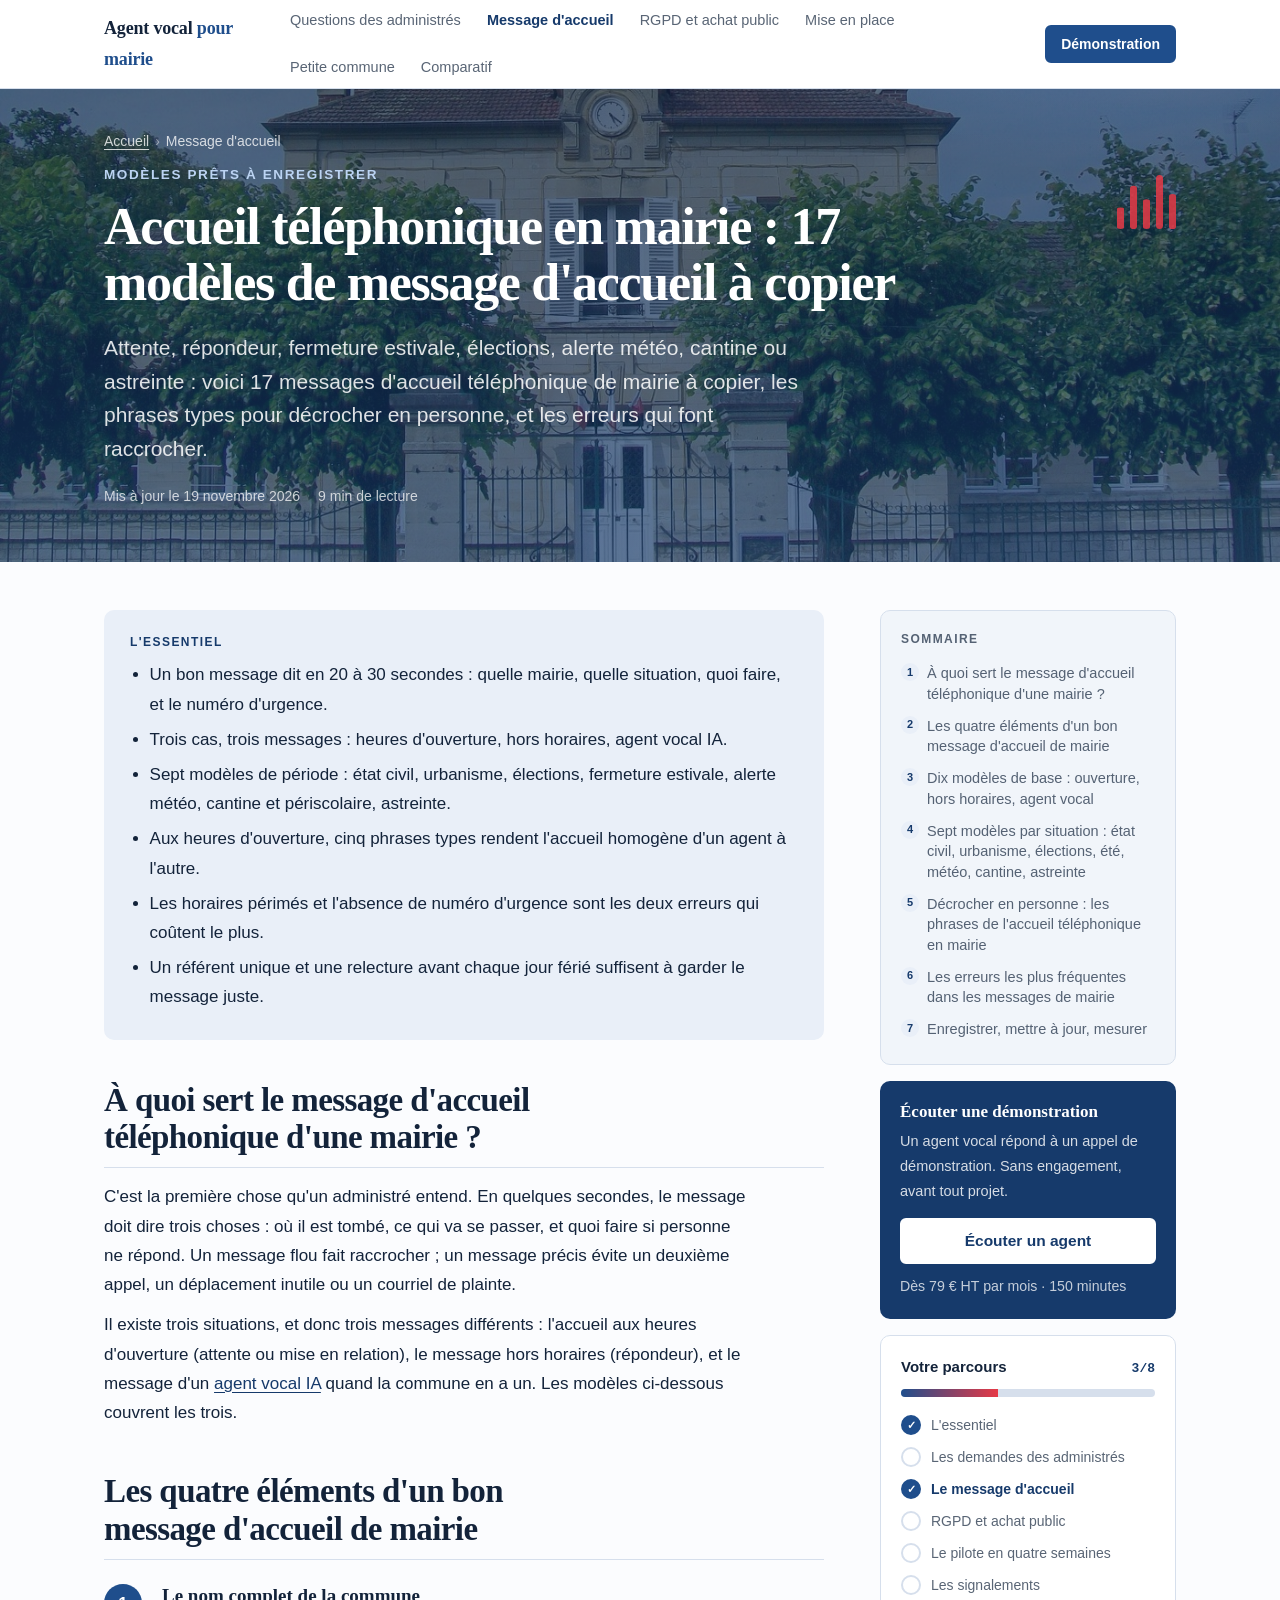
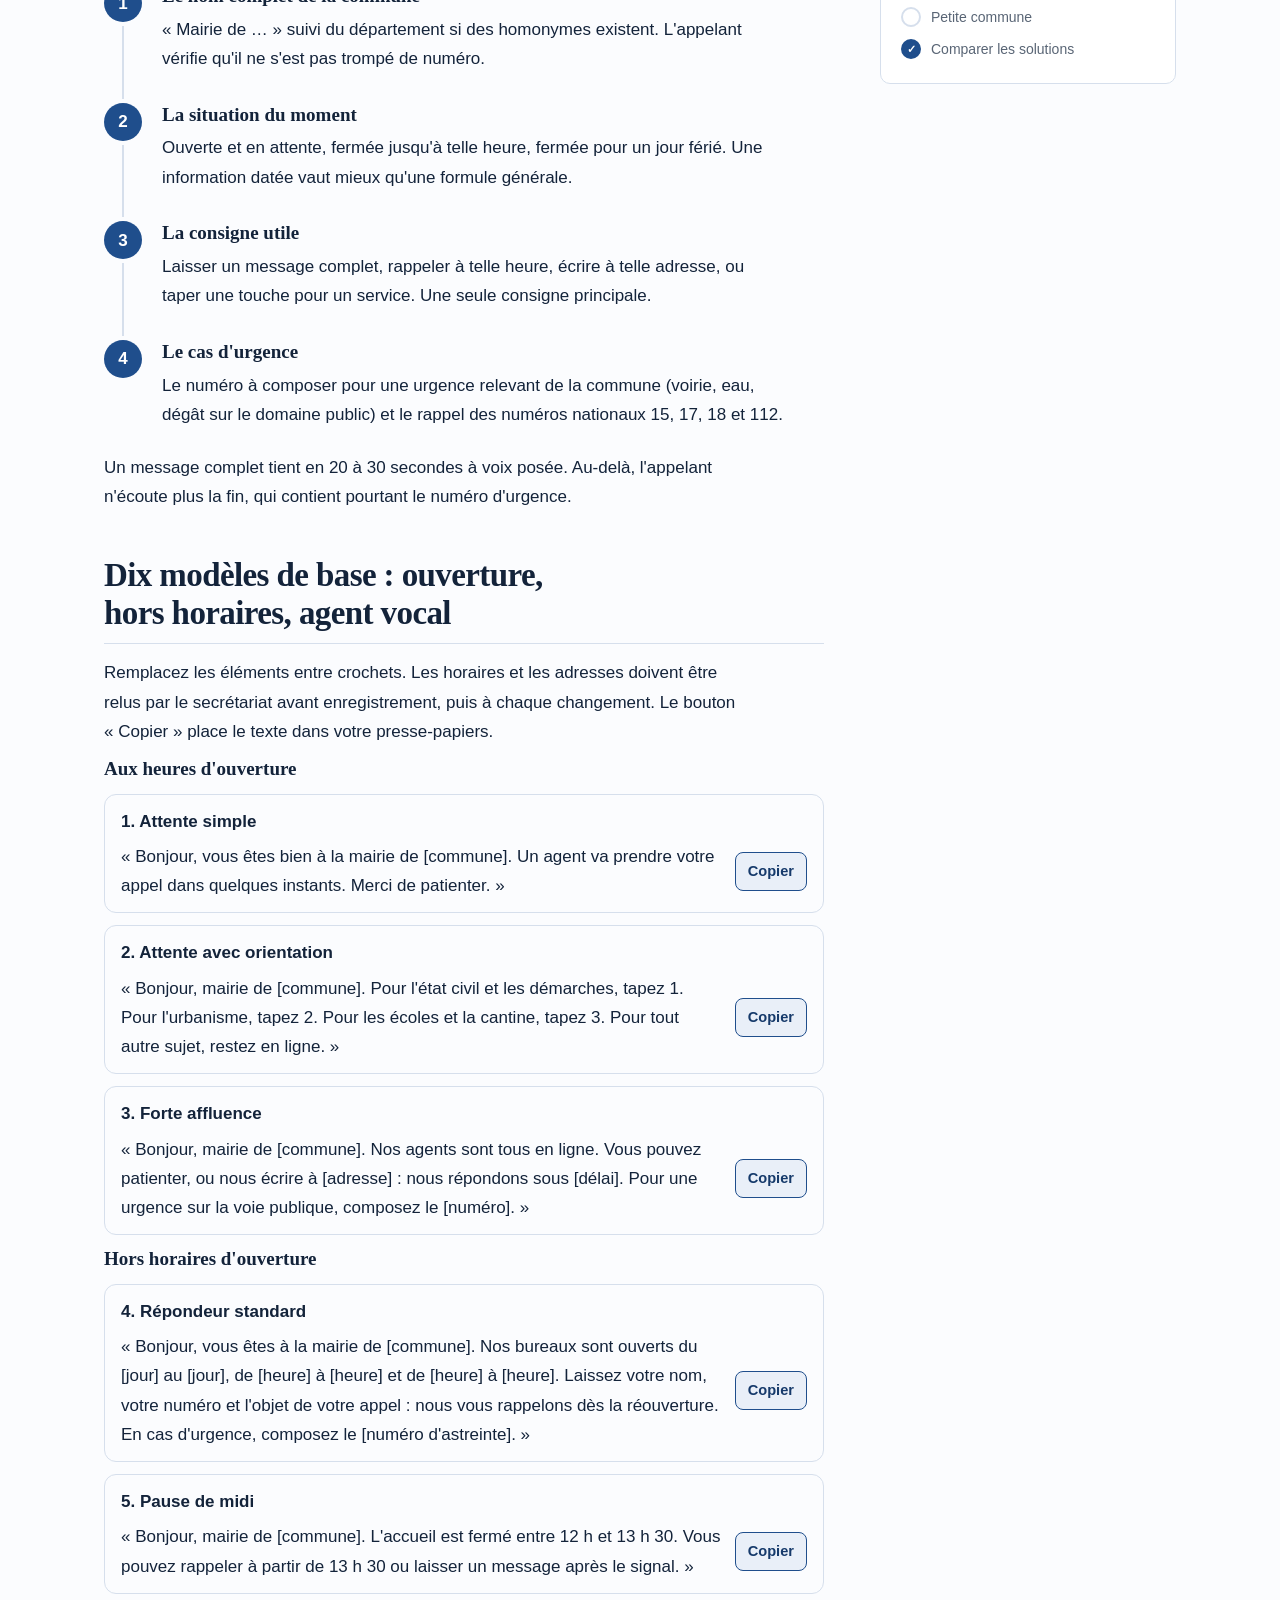
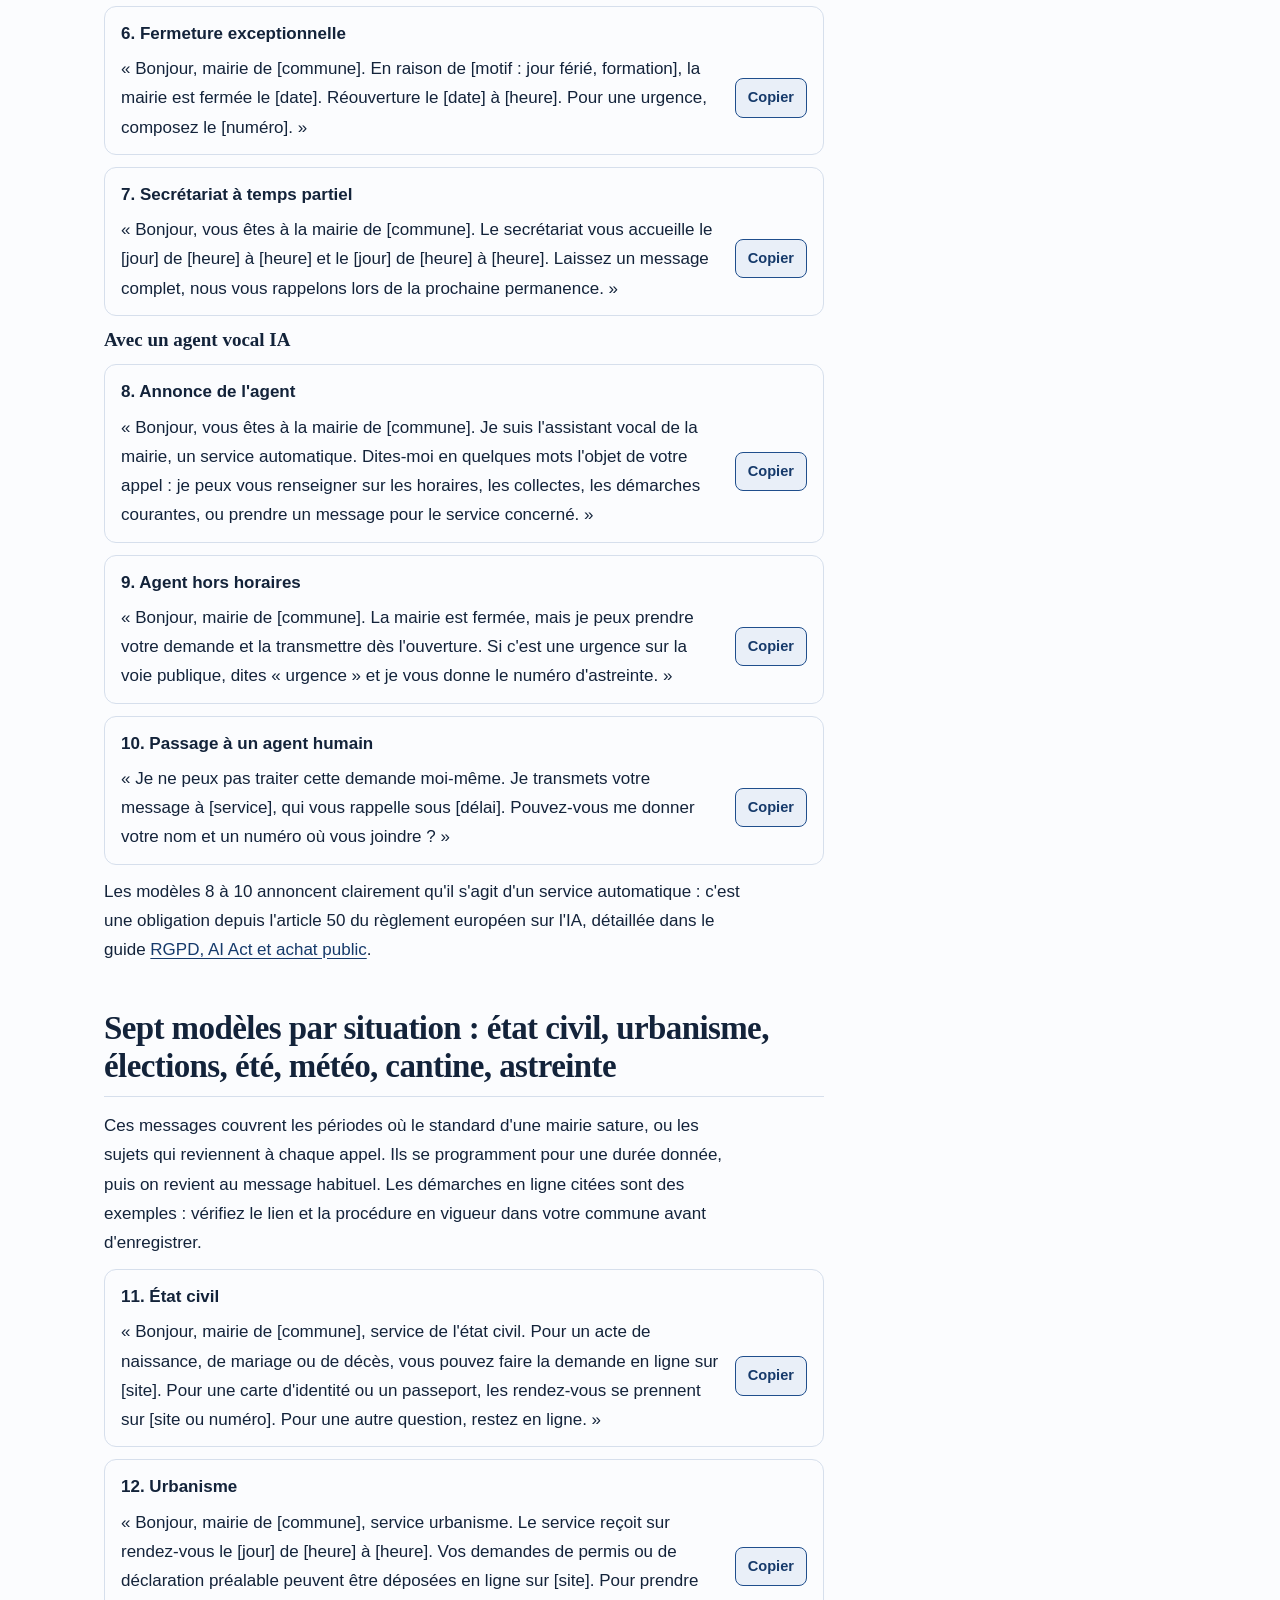
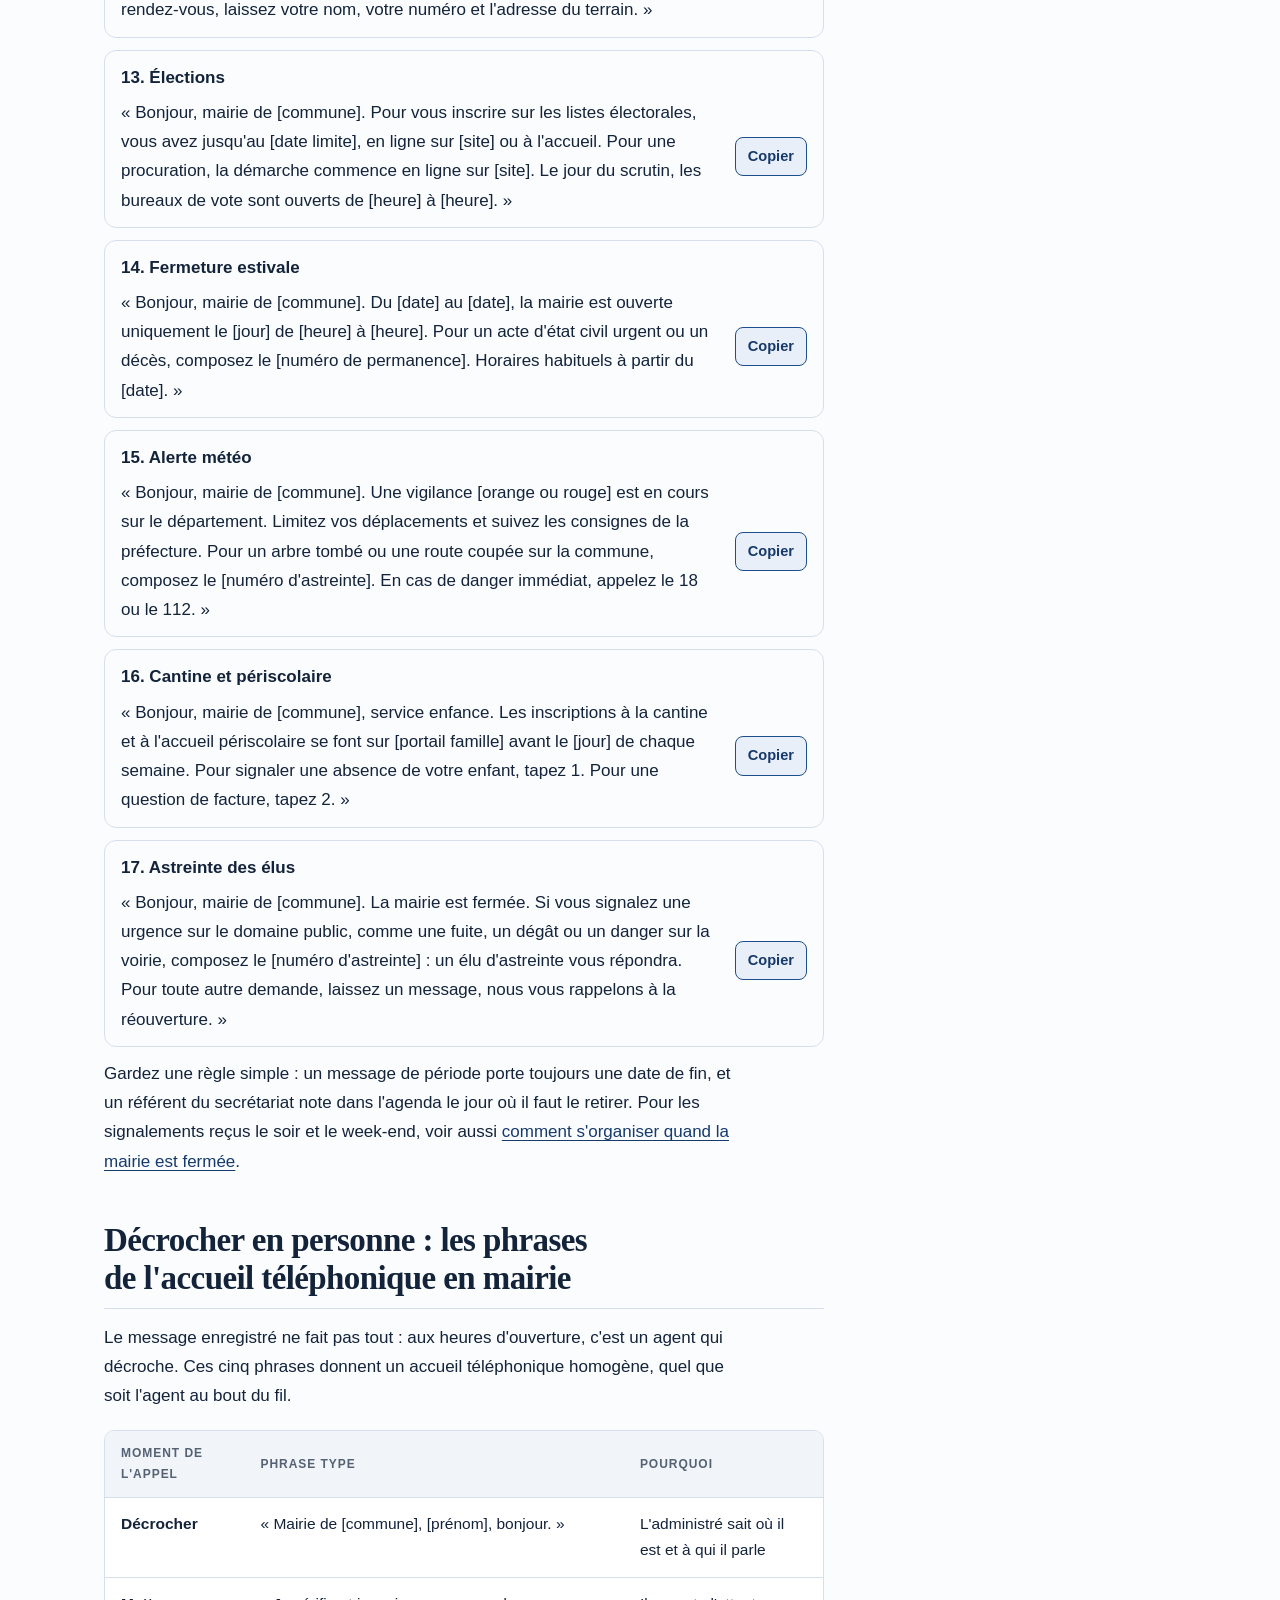
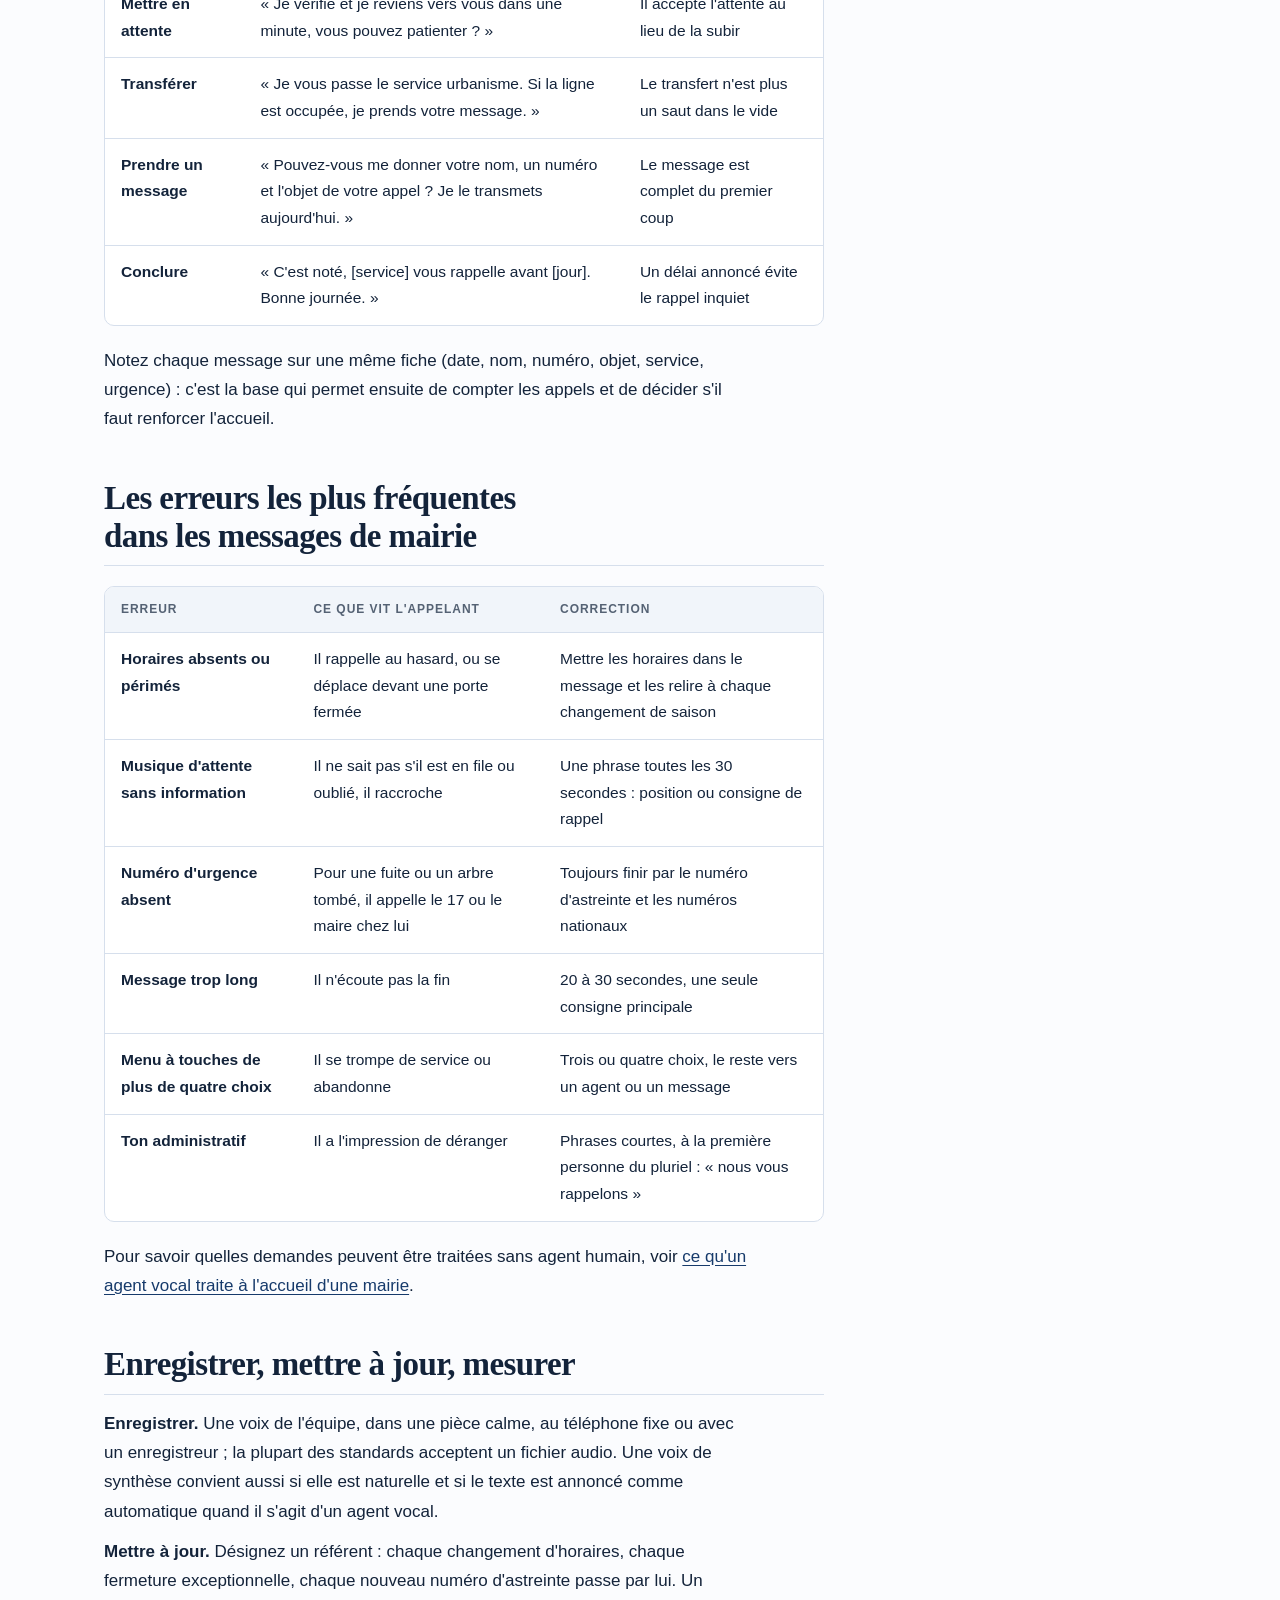
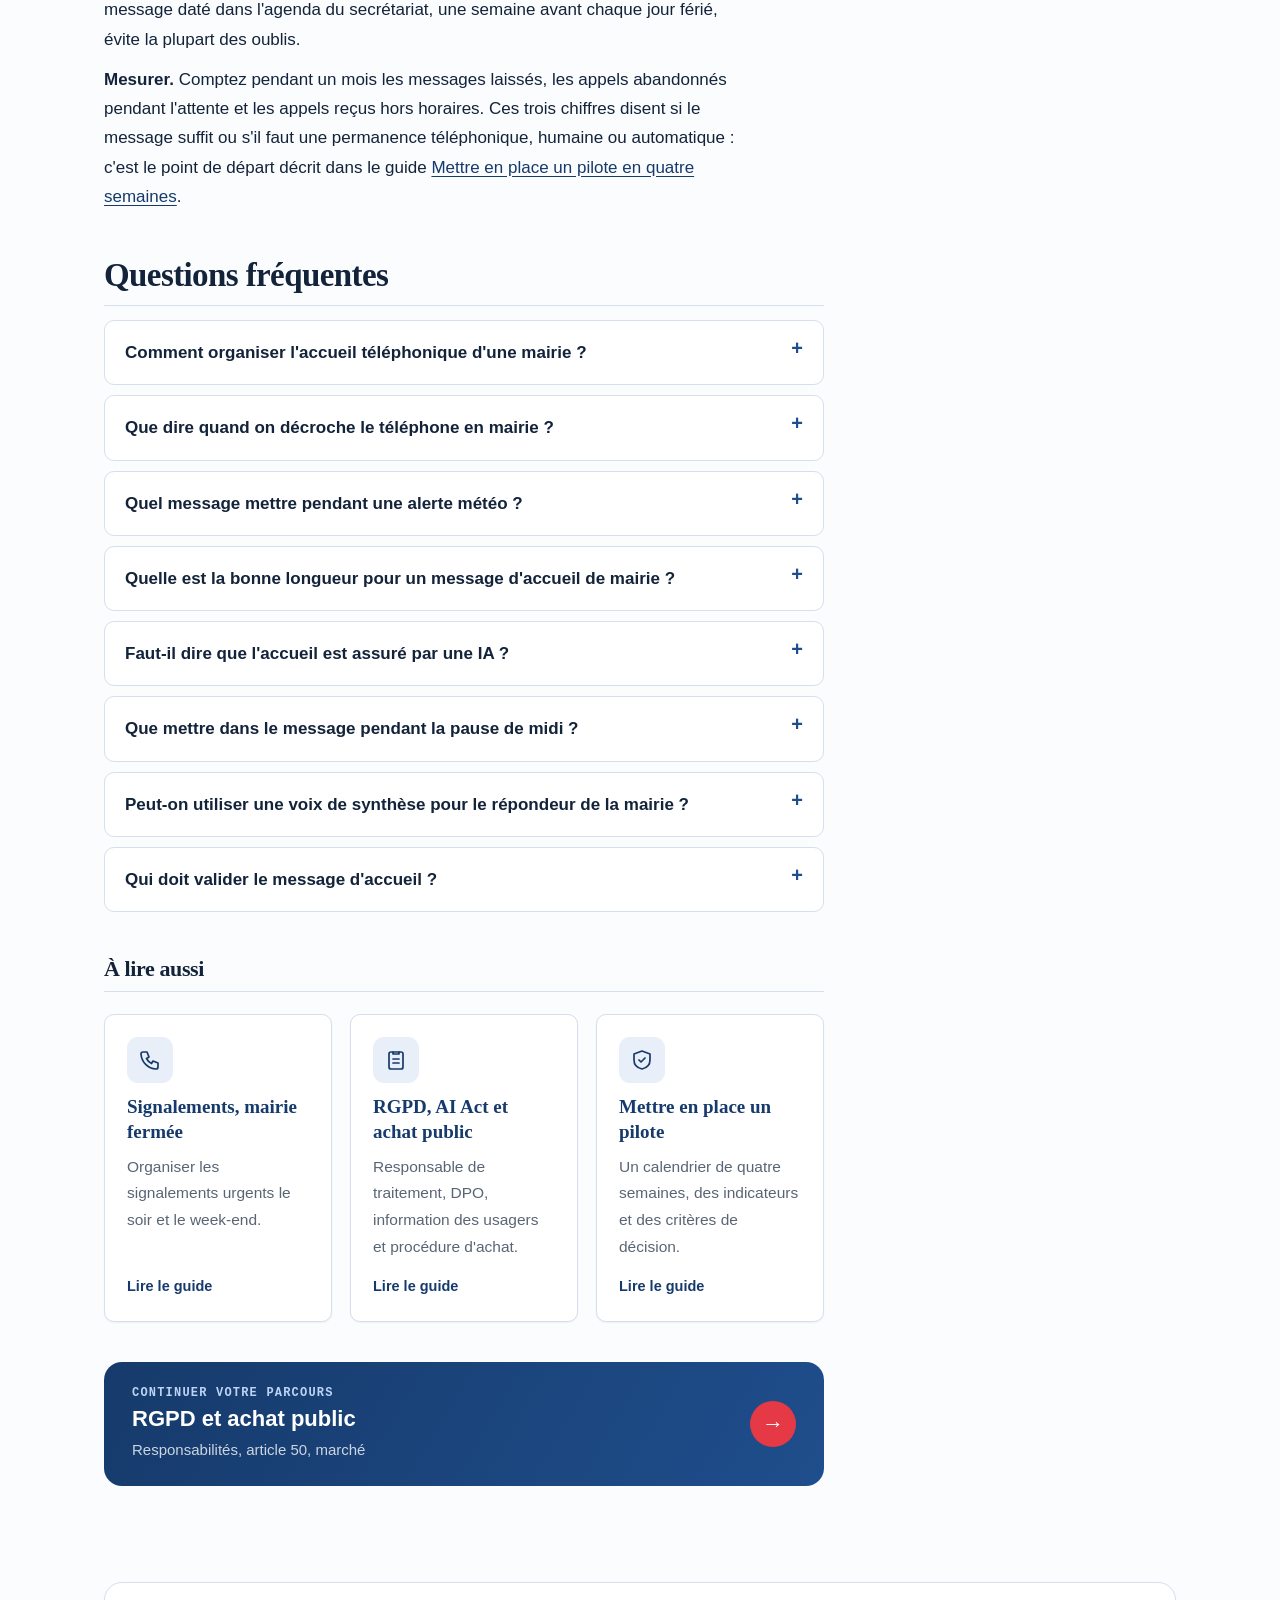
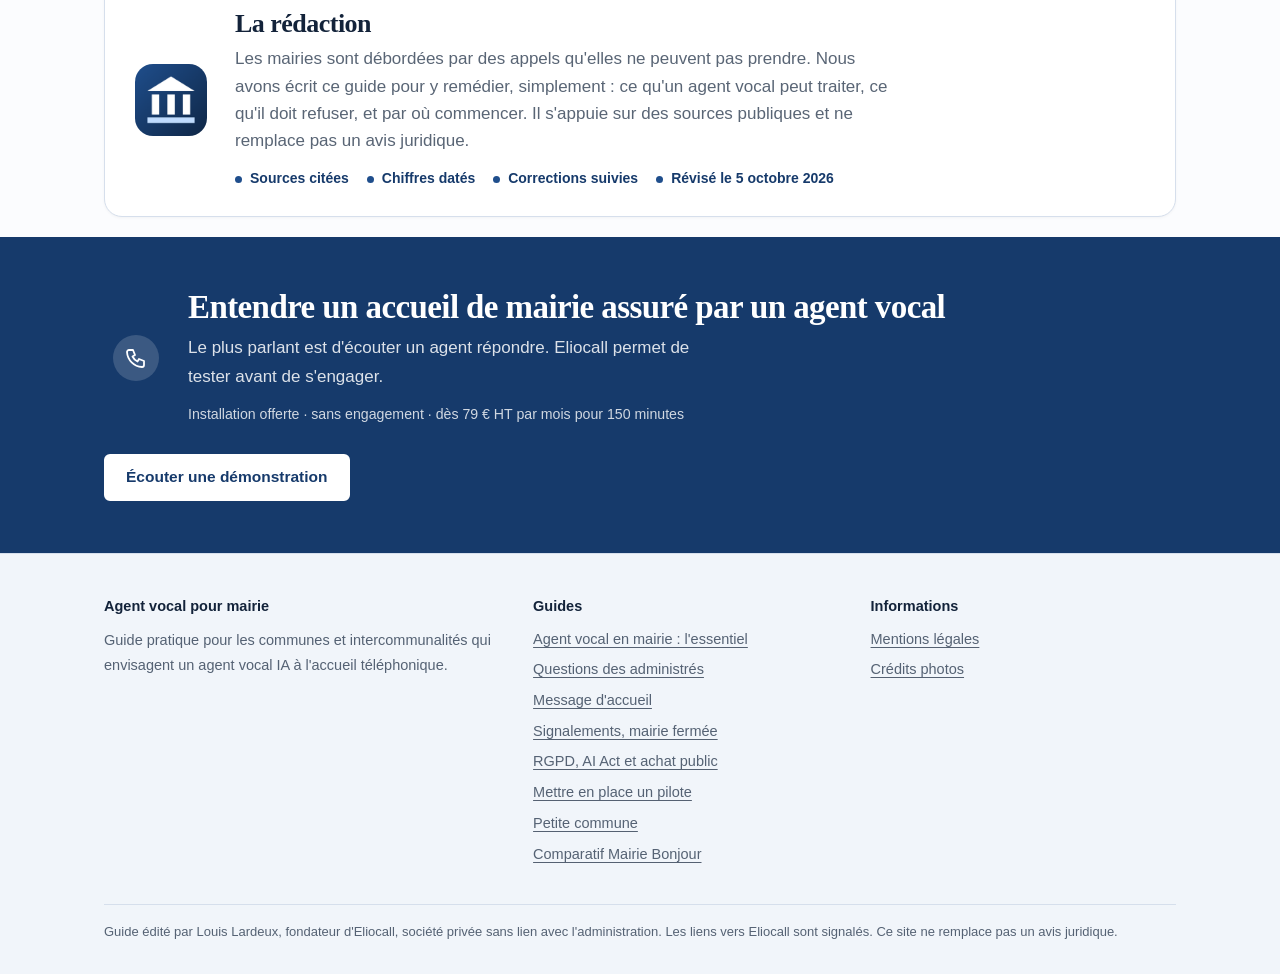
<file: message-d-accueil-telephonique-mairie/index.html>
<!doctype html>
<html lang="fr">
<head>
<meta charset="utf-8">
<meta name="viewport" content="width=device-width, initial-scale=1">
<title>Accueil téléphonique mairie : 17 modèles de message à copier</title>
<meta name="description" content="Accueil téléphonique mairie : 17 messages à copier (état civil, urbanisme, élections, été, alerte météo, cantine, astreinte), phrases types et FAQ.">
<link rel="canonical" href="https://agent-ia-vocal-pour-mairie.fr/message-d-accueil-telephonique-mairie/">
<meta property="og:type" content="article">
<meta property="og:locale" content="fr_FR">
<meta property="og:site_name" content="Agent vocal pour mairie">
<meta property="og:title" content="Accueil téléphonique mairie : 17 modèles de message à copier">
<meta property="og:description" content="Accueil téléphonique mairie : 17 messages à copier (état civil, urbanisme, élections, été, alerte météo, cantine, astreinte), phrases types et FAQ.">
<meta property="og:url" content="https://agent-ia-vocal-pour-mairie.fr/message-d-accueil-telephonique-mairie/">
<meta property="og:image" content="https://agent-ia-vocal-pour-mairie.fr/og-image.png">
<meta property="og:image:width" content="1200">
<meta property="og:image:height" content="630">
<meta property="og:image:alt" content="Agent vocal pour mairie">
<meta name="twitter:card" content="summary_large_image">
<meta name="twitter:image" content="https://agent-ia-vocal-pour-mairie.fr/og-image.png">
<link rel="icon" href="/favicon.ico" sizes="48x48">
<link rel="icon" href="/favicon.svg" type="image/svg+xml">
<link rel="icon" href="/favicon-48.png" type="image/png" sizes="48x48">
<link rel="apple-touch-icon" href="/apple-touch-icon.png">
<meta name="theme-color" content="#1f4e8c">

<meta http-equiv="Content-Security-Policy" content="default-src 'self'; script-src 'self' 'unsafe-inline'; style-src 'self' 'unsafe-inline'; img-src 'self' data:; base-uri 'self'; form-action 'none'">
<meta name="referrer" content="strict-origin-when-cross-origin">
<script type="application/ld+json">{"@context": "https://schema.org", "@graph": [{"@type": "BreadcrumbList", "itemListElement": [{"@type": "ListItem", "position": 1, "name": "Accueil", "item": "https://agent-ia-vocal-pour-mairie.fr/"}, {"@type": "ListItem", "position": 2, "name": "Message d'accueil", "item": "https://agent-ia-vocal-pour-mairie.fr/message-d-accueil-telephonique-mairie/"}]}, {"@type": "Article", "headline": "Accueil téléphonique en mairie : 17 modèles de message d'accueil à copier", "description": "Accueil téléphonique mairie : 17 messages à copier (état civil, urbanisme, élections, été, alerte météo, cantine, astreinte), phrases types et FAQ.", "inLanguage": "fr-FR", "datePublished": "2026-10-31", "dateModified": "2026-11-19", "mainEntityOfPage": "https://agent-ia-vocal-pour-mairie.fr/message-d-accueil-telephonique-mairie/", "author": {"@type": "Organization", "name": "Agent vocal pour mairie", "url": "https://agent-ia-vocal-pour-mairie.fr"}, "publisher": {"@type": "Organization", "name": "Agent vocal pour mairie", "url": "https://agent-ia-vocal-pour-mairie.fr"}}, {"@type": "FAQPage", "mainEntity": [{"@type": "Question", "name": "Comment organiser l'accueil téléphonique d'une mairie ?", "acceptedAnswer": {"@type": "Answer", "text": "Trois messages suffisent pour la base : un accueil aux heures d'ouverture, un répondeur hors horaires avec les horaires et le numéro d'astreinte, un message de fermeture exceptionnelle. Ajoutez des messages de période (été, élections, inscriptions scolaires), une fiche commune pour noter les messages, et un référent qui met à jour les textes."}}, {"@type": "Question", "name": "Que dire quand on décroche le téléphone en mairie ?", "acceptedAnswer": {"@type": "Answer", "text": "Le nom de la commune, son prénom et une salutation : « Mairie de [commune], [prénom], bonjour. » Ensuite, écouter la demande jusqu'au bout, reformuler, et annoncer ce qui va se passer : réponse immédiate, transfert ou message transmis avec un délai."}}, {"@type": "Question", "name": "Quel message mettre pendant une alerte météo ?", "acceptedAnswer": {"@type": "Answer", "text": "Un message court qui rappelle la vigilance en cours, renvoie aux consignes de la préfecture, donne le numéro d'astreinte de la commune pour les dégâts sur la voirie et rappelle le 18 ou le 112 en cas de danger immédiat. Retirez-le dès la fin de la vigilance."}}, {"@type": "Question", "name": "Quelle est la bonne longueur pour un message d'accueil de mairie ?", "acceptedAnswer": {"@type": "Answer", "text": "Entre 20 et 30 secondes à voix posée, soit 50 à 80 mots. Le message doit donner le nom de la commune, la situation (ouvert, fermé, jusqu'à quand), une consigne et le numéro d'urgence. Si vous avez un menu à touches, limitez-le à trois ou quatre choix."}}, {"@type": "Question", "name": "Faut-il dire que l'accueil est assuré par une IA ?", "acceptedAnswer": {"@type": "Answer", "text": "Oui. Le règlement européen sur l'IA, dans son article 50, impose d'informer la personne qu'elle parle à un système automatique, sauf si c'est évident. La formule « je suis l'assistant vocal de la mairie, un service automatique » suffit, dite dès le début."}}, {"@type": "Question", "name": "Que mettre dans le message pendant la pause de midi ?", "acceptedAnswer": {"@type": "Answer", "text": "L'heure de réouverture, la possibilité de laisser un message, et le numéro d'urgence. Évitez la formule « nos bureaux sont actuellement fermés » sans heure : l'appelant ne sait pas s'il doit rappeler dans dix minutes ou le lendemain."}}, {"@type": "Question", "name": "Peut-on utiliser une voix de synthèse pour le répondeur de la mairie ?", "acceptedAnswer": {"@type": "Answer", "text": "Oui, rien ne l'interdit. Les voix récentes sont naturelles et faciles à mettre à jour sans réenregistrer. Choisissez un débit lent et relisez le texte à voix haute avant de le générer : les sigles, les noms de lieux et les numéros se prononcent parfois mal."}}, {"@type": "Question", "name": "Qui doit valider le message d'accueil ?", "acceptedAnswer": {"@type": "Answer", "text": "Le secrétariat pour l'exactitude des horaires et des numéros, le maire ou la direction générale des services pour le ton. Un seul référent ensuite pour les mises à jour, avec une relecture à chaque changement d'horaires et avant chaque jour férié."}}]}]}</script>
<link rel="stylesheet" href="/style.css">
<script>(function(){var d=document.documentElement;if(window.matchMedia&&matchMedia("(prefers-reduced-motion: reduce)").matches)return;d.classList.add("m-js");setTimeout(function(){if(!window.__rvok)d.classList.add("m-show")},3500)})();</script>
</head>
<body>
<a class="m-skip" href="#contenu">Aller au contenu</a>
<div class="m-rdp" id="rdp" aria-hidden="true"><i></i></div>
<header class="m-top"><div class="m-wrap"><a class="m-brand" href="/">Agent vocal <span>pour mairie</span></a><nav class="m-nav" aria-label="Navigation"><a href="/questions-des-administres/">Questions des administrés</a><a href="/message-d-accueil-telephonique-mairie/" class="m-cur">Message d'accueil</a><a href="/rgpd-achat-public/">RGPD et achat public</a><a href="/mise-en-place-pilote/">Mise en place</a><a href="/petite-commune/">Petite commune</a><a href="/mairie-bonjour-avis-alternatives/">Comparatif</a></nav><a class="m-btn m-small" href="https://eliocall.com/?utm_source=agent-ia-vocal-pour-mairie&amp;utm_medium=guide&amp;utm_campaign=header" rel="nofollow sponsored noopener">Démonstration</a></div></header>
<main id="contenu">
<div class="m-page-head"><img class="m-pgbg" src="/img/mairie-vineuil.jpg" alt="Mairie de Vineuil-Saint-Firmin (Oise)" width="1400" height="933" loading="eager" decoding="async"><div class="m-wrap"><div class="m-eq" aria-hidden="true"><i></i><i></i><i></i><i></i><i></i></div><div class="m-crumbs"><a href="/">Accueil</a><i>›</i>Message d'accueil</div><div class="m-kicker">Modèles prêts à enregistrer</div><h1>Accueil téléphonique en mairie&nbsp;: 17 modèles de message d'accueil à copier</h1><p class="m-lead">Attente, répondeur, fermeture estivale, élections, alerte météo, cantine ou astreinte&nbsp;: voici 17 messages d'accueil téléphonique de mairie à copier, les phrases types pour décrocher en personne, et les erreurs qui font raccrocher.</p><div class="m-meta"><span>Mis à jour le 19 novembre 2026</span><span>9 min de lecture</span></div></div></div>
<div class="m-wrap m-layout"><article class="m-doc"><div class="m-summary"><b>L'essentiel</b><ul><li>Un bon message dit en 20 à 30 secondes&nbsp;: quelle mairie, quelle situation, quoi faire, et le numéro d'urgence.</li><li>Trois cas, trois messages&nbsp;: heures d'ouverture, hors horaires, agent vocal IA.</li><li>Sept modèles de période&nbsp;: état civil, urbanisme, élections, fermeture estivale, alerte météo, cantine et périscolaire, astreinte.</li><li>Aux heures d'ouverture, cinq phrases types rendent l'accueil homogène d'un agent à l'autre.</li><li>Les horaires périmés et l'absence de numéro d'urgence sont les deux erreurs qui coûtent le plus.</li><li>Un référent unique et une relecture avant chaque jour férié suffisent à garder le message juste.</li></ul></div><section id="a-quoi-sert-le-message-d-accueil-telephonique-d-" class="m-rv"><h2>À quoi sert le message d'accueil téléphonique d'une mairie&nbsp;?</h2>
<p>C'est la première chose qu'un administré entend. En quelques secondes, le message doit dire trois choses&nbsp;: où il est tombé, ce qui va se passer, et quoi faire si personne ne répond. Un message flou fait raccrocher&nbsp;; un message précis évite un deuxième appel, un déplacement inutile ou un courriel de plainte.</p>
<p>Il existe trois situations, et donc trois messages différents&nbsp;: l'accueil aux heures d'ouverture (attente ou mise en relation), le message hors horaires (répondeur), et le message d'un <a href="/" rel="noopener">agent vocal IA</a> quand la commune en a un. Les modèles ci-dessous couvrent les trois.</p>
</section><section id="les-quatre-elements-d-un-bon-message-d-accueil-d" class="m-rv"><h2>Les quatre éléments d'un bon message d'accueil de mairie</h2>
<ol class="m-steps"><li><h3>Le nom complet de la commune</h3><p>«&nbsp;Mairie de …&nbsp;» suivi du département si des homonymes existent. L'appelant vérifie qu'il ne s'est pas trompé de numéro.</p></li><li><h3>La situation du moment</h3><p>Ouverte et en attente, fermée jusqu'à telle heure, fermée pour un jour férié. Une information datée vaut mieux qu'une formule générale.</p></li><li><h3>La consigne utile</h3><p>Laisser un message complet, rappeler à telle heure, écrire à telle adresse, ou taper une touche pour un service. Une seule consigne principale.</p></li><li><h3>Le cas d'urgence</h3><p>Le numéro à composer pour une urgence relevant de la commune (voirie, eau, dégât sur le domaine public) et le rappel des numéros nationaux 15, 17, 18 et 112.</p></li></ol>
<p>Un message complet tient en 20 à 30 secondes à voix posée. Au-delà, l'appelant n'écoute plus la fin, qui contient pourtant le numéro d'urgence.</p>
</section><section id="dix-modeles-de-base-ouverture-hors-horaires-agen" class="m-rv"><h2>Dix modèles de base&nbsp;: ouverture, hors horaires, agent vocal</h2>
<p>Remplacez les éléments entre crochets. Les horaires et les adresses doivent être relus par le secrétariat avant enregistrement, puis à chaque changement. Le bouton «&nbsp;Copier&nbsp;» place le texte dans votre presse-papiers.</p>
<h3>Aux heures d'ouverture</h3>
<div class="m-mdl"><p class="m-mdlh">1. Attente simple</p><p class="m-mdlt" data-text>«&nbsp;Bonjour, vous êtes bien à la mairie de [commune]. Un agent va prendre votre appel dans quelques instants. Merci de patienter.&nbsp;»</p><button type="button" class="m-mdlb" data-copy hidden aria-label="Copier le modèle 1">Copier</button></div><div class="m-mdl"><p class="m-mdlh">2. Attente avec orientation</p><p class="m-mdlt" data-text>«&nbsp;Bonjour, mairie de [commune]. Pour l'état civil et les démarches, tapez 1. Pour l'urbanisme, tapez 2. Pour les écoles et la cantine, tapez 3. Pour tout autre sujet, restez en ligne.&nbsp;»</p><button type="button" class="m-mdlb" data-copy hidden aria-label="Copier le modèle 2">Copier</button></div><div class="m-mdl"><p class="m-mdlh">3. Forte affluence</p><p class="m-mdlt" data-text>«&nbsp;Bonjour, mairie de [commune]. Nos agents sont tous en ligne. Vous pouvez patienter, ou nous écrire à [adresse]&nbsp;: nous répondons sous [délai]. Pour une urgence sur la voie publique, composez le [numéro].&nbsp;»</p><button type="button" class="m-mdlb" data-copy hidden aria-label="Copier le modèle 3">Copier</button></div><h3>Hors horaires d'ouverture</h3>
<div class="m-mdl"><p class="m-mdlh">4. Répondeur standard</p><p class="m-mdlt" data-text>«&nbsp;Bonjour, vous êtes à la mairie de [commune]. Nos bureaux sont ouverts du [jour] au [jour], de [heure] à [heure] et de [heure] à [heure]. Laissez votre nom, votre numéro et l'objet de votre appel&nbsp;: nous vous rappelons dès la réouverture. En cas d'urgence, composez le [numéro d'astreinte].&nbsp;»</p><button type="button" class="m-mdlb" data-copy hidden aria-label="Copier le modèle 4">Copier</button></div><div class="m-mdl"><p class="m-mdlh">5. Pause de midi</p><p class="m-mdlt" data-text>«&nbsp;Bonjour, mairie de [commune]. L'accueil est fermé entre 12 h et 13 h 30. Vous pouvez rappeler à partir de 13 h 30 ou laisser un message après le signal.&nbsp;»</p><button type="button" class="m-mdlb" data-copy hidden aria-label="Copier le modèle 5">Copier</button></div><div class="m-mdl"><p class="m-mdlh">6. Fermeture exceptionnelle</p><p class="m-mdlt" data-text>«&nbsp;Bonjour, mairie de [commune]. En raison de [motif&nbsp;: jour férié, formation], la mairie est fermée le [date]. Réouverture le [date] à [heure]. Pour une urgence, composez le [numéro].&nbsp;»</p><button type="button" class="m-mdlb" data-copy hidden aria-label="Copier le modèle 6">Copier</button></div><div class="m-mdl"><p class="m-mdlh">7. Secrétariat à temps partiel</p><p class="m-mdlt" data-text>«&nbsp;Bonjour, vous êtes à la mairie de [commune]. Le secrétariat vous accueille le [jour] de [heure] à [heure] et le [jour] de [heure] à [heure]. Laissez un message complet, nous vous rappelons lors de la prochaine permanence.&nbsp;»</p><button type="button" class="m-mdlb" data-copy hidden aria-label="Copier le modèle 7">Copier</button></div><h3>Avec un agent vocal IA</h3>
<div class="m-mdl"><p class="m-mdlh">8. Annonce de l'agent</p><p class="m-mdlt" data-text>«&nbsp;Bonjour, vous êtes à la mairie de [commune]. Je suis l'assistant vocal de la mairie, un service automatique. Dites-moi en quelques mots l'objet de votre appel&nbsp;: je peux vous renseigner sur les horaires, les collectes, les démarches courantes, ou prendre un message pour le service concerné.&nbsp;»</p><button type="button" class="m-mdlb" data-copy hidden aria-label="Copier le modèle 8">Copier</button></div><div class="m-mdl"><p class="m-mdlh">9. Agent hors horaires</p><p class="m-mdlt" data-text>«&nbsp;Bonjour, mairie de [commune]. La mairie est fermée, mais je peux prendre votre demande et la transmettre dès l'ouverture. Si c'est une urgence sur la voie publique, dites «&nbsp;urgence&nbsp;» et je vous donne le numéro d'astreinte.&nbsp;»</p><button type="button" class="m-mdlb" data-copy hidden aria-label="Copier le modèle 9">Copier</button></div><div class="m-mdl"><p class="m-mdlh">10. Passage à un agent humain</p><p class="m-mdlt" data-text>«&nbsp;Je ne peux pas traiter cette demande moi-même. Je transmets votre message à [service], qui vous rappelle sous [délai]. Pouvez-vous me donner votre nom et un numéro où vous joindre&nbsp;?&nbsp;»</p><button type="button" class="m-mdlb" data-copy hidden aria-label="Copier le modèle 10">Copier</button></div>
<p>Les modèles 8 à 10 annoncent clairement qu'il s'agit d'un service automatique&nbsp;: c'est une obligation depuis l'article 50 du règlement européen sur l'IA, détaillée dans le guide <a href="/rgpd-achat-public/" rel="noopener">RGPD, AI Act et achat public</a>.</p>
</section><section id="sept-modeles-par-situation-etat-civil-urbanisme-" class="m-rv"><h2>Sept modèles par situation&nbsp;: état civil, urbanisme, élections, été, météo, cantine, astreinte</h2>
<p>Ces messages couvrent les périodes où le standard d'une mairie sature, ou les sujets qui reviennent à chaque appel. Ils se programment pour une durée donnée, puis on revient au message habituel. Les démarches en ligne citées sont des exemples&nbsp;: vérifiez le lien et la procédure en vigueur dans votre commune avant d'enregistrer.</p>
<div class="m-mdl"><p class="m-mdlh">11. État civil</p><p class="m-mdlt" data-text>«&nbsp;Bonjour, mairie de [commune], service de l'état civil. Pour un acte de naissance, de mariage ou de décès, vous pouvez faire la demande en ligne sur [site]. Pour une carte d'identité ou un passeport, les rendez-vous se prennent sur [site ou numéro]. Pour une autre question, restez en ligne.&nbsp;»</p><button type="button" class="m-mdlb" data-copy hidden aria-label="Copier le modèle 11">Copier</button></div><div class="m-mdl"><p class="m-mdlh">12. Urbanisme</p><p class="m-mdlt" data-text>«&nbsp;Bonjour, mairie de [commune], service urbanisme. Le service reçoit sur rendez-vous le [jour] de [heure] à [heure]. Vos demandes de permis ou de déclaration préalable peuvent être déposées en ligne sur [site]. Pour prendre rendez-vous, laissez votre nom, votre numéro et l'adresse du terrain.&nbsp;»</p><button type="button" class="m-mdlb" data-copy hidden aria-label="Copier le modèle 12">Copier</button></div><div class="m-mdl"><p class="m-mdlh">13. Élections</p><p class="m-mdlt" data-text>«&nbsp;Bonjour, mairie de [commune]. Pour vous inscrire sur les listes électorales, vous avez jusqu'au [date limite], en ligne sur [site] ou à l'accueil. Pour une procuration, la démarche commence en ligne sur [site]. Le jour du scrutin, les bureaux de vote sont ouverts de [heure] à [heure].&nbsp;»</p><button type="button" class="m-mdlb" data-copy hidden aria-label="Copier le modèle 13">Copier</button></div><div class="m-mdl"><p class="m-mdlh">14. Fermeture estivale</p><p class="m-mdlt" data-text>«&nbsp;Bonjour, mairie de [commune]. Du [date] au [date], la mairie est ouverte uniquement le [jour] de [heure] à [heure]. Pour un acte d'état civil urgent ou un décès, composez le [numéro de permanence]. Horaires habituels à partir du [date].&nbsp;»</p><button type="button" class="m-mdlb" data-copy hidden aria-label="Copier le modèle 14">Copier</button></div><div class="m-mdl"><p class="m-mdlh">15. Alerte météo</p><p class="m-mdlt" data-text>«&nbsp;Bonjour, mairie de [commune]. Une vigilance [orange ou rouge] est en cours sur le département. Limitez vos déplacements et suivez les consignes de la préfecture. Pour un arbre tombé ou une route coupée sur la commune, composez le [numéro d'astreinte]. En cas de danger immédiat, appelez le 18 ou le 112.&nbsp;»</p><button type="button" class="m-mdlb" data-copy hidden aria-label="Copier le modèle 15">Copier</button></div><div class="m-mdl"><p class="m-mdlh">16. Cantine et périscolaire</p><p class="m-mdlt" data-text>«&nbsp;Bonjour, mairie de [commune], service enfance. Les inscriptions à la cantine et à l'accueil périscolaire se font sur [portail famille] avant le [jour] de chaque semaine. Pour signaler une absence de votre enfant, tapez 1. Pour une question de facture, tapez 2.&nbsp;»</p><button type="button" class="m-mdlb" data-copy hidden aria-label="Copier le modèle 16">Copier</button></div><div class="m-mdl"><p class="m-mdlh">17. Astreinte des élus</p><p class="m-mdlt" data-text>«&nbsp;Bonjour, mairie de [commune]. La mairie est fermée. Si vous signalez une urgence sur le domaine public, comme une fuite, un dégât ou un danger sur la voirie, composez le [numéro d'astreinte]&nbsp;: un élu d'astreinte vous répondra. Pour toute autre demande, laissez un message, nous vous rappelons à la réouverture.&nbsp;»</p><button type="button" class="m-mdlb" data-copy hidden aria-label="Copier le modèle 17">Copier</button></div>
<p>Gardez une règle simple&nbsp;: un message de période porte toujours une date de fin, et un référent du secrétariat note dans l'agenda le jour où il faut le retirer. Pour les signalements reçus le soir et le week-end, voir aussi <a href="/signalement-mairie-fermee/" rel="noopener">comment s'organiser quand la mairie est fermée</a>.</p>
</section><section id="decrocher-en-personne-les-phrases-de-l-accueil-t" class="m-rv"><h2>Décrocher en personne&nbsp;: les phrases de l'accueil téléphonique en mairie</h2>
<p>Le message enregistré ne fait pas tout&nbsp;: aux heures d'ouverture, c'est un agent qui décroche. Ces cinq phrases donnent un accueil téléphonique homogène, quel que soit l'agent au bout du fil.</p>
<div class="m-tablewrap"><table><tr><th>Moment de l'appel</th><th>Phrase type</th><th>Pourquoi</th></tr><tr><td>Décrocher</td><td>«&nbsp;Mairie de [commune], [prénom], bonjour.&nbsp;»</td><td>L'administré sait où il est et à qui il parle</td></tr><tr><td>Mettre en attente</td><td>«&nbsp;Je vérifie et je reviens vers vous dans une minute, vous pouvez patienter&nbsp;?&nbsp;»</td><td>Il accepte l'attente au lieu de la subir</td></tr><tr><td>Transférer</td><td>«&nbsp;Je vous passe le service urbanisme. Si la ligne est occupée, je prends votre message.&nbsp;»</td><td>Le transfert n'est plus un saut dans le vide</td></tr><tr><td>Prendre un message</td><td>«&nbsp;Pouvez-vous me donner votre nom, un numéro et l'objet de votre appel&nbsp;? Je le transmets aujourd'hui.&nbsp;»</td><td>Le message est complet du premier coup</td></tr><tr><td>Conclure</td><td>«&nbsp;C'est noté, [service] vous rappelle avant [jour]. Bonne journée.&nbsp;»</td><td>Un délai annoncé évite le rappel inquiet</td></tr></table></div>
<p>Notez chaque message sur une même fiche (date, nom, numéro, objet, service, urgence)&nbsp;: c'est la base qui permet ensuite de compter les appels et de décider s'il faut renforcer l'accueil.</p>
</section><section id="les-erreurs-les-plus-frequentes-dans-les-message" class="m-rv"><h2>Les erreurs les plus fréquentes dans les messages de mairie</h2>
<div class="m-tablewrap"><table><tr><th>Erreur</th><th>Ce que vit l'appelant</th><th>Correction</th></tr><tr><td>Horaires absents ou périmés</td><td>Il rappelle au hasard, ou se déplace devant une porte fermée</td><td>Mettre les horaires dans le message et les relire à chaque changement de saison</td></tr><tr><td>Musique d'attente sans information</td><td>Il ne sait pas s'il est en file ou oublié, il raccroche</td><td>Une phrase toutes les 30 secondes&nbsp;: position ou consigne de rappel</td></tr><tr><td>Numéro d'urgence absent</td><td>Pour une fuite ou un arbre tombé, il appelle le 17 ou le maire chez lui</td><td>Toujours finir par le numéro d'astreinte et les numéros nationaux</td></tr><tr><td>Message trop long</td><td>Il n'écoute pas la fin</td><td>20 à 30 secondes, une seule consigne principale</td></tr><tr><td>Menu à touches de plus de quatre choix</td><td>Il se trompe de service ou abandonne</td><td>Trois ou quatre choix, le reste vers un agent ou un message</td></tr><tr><td>Ton administratif</td><td>Il a l'impression de déranger</td><td>Phrases courtes, à la première personne du pluriel&nbsp;: «&nbsp;nous vous rappelons&nbsp;»</td></tr></table></div>
<p>Pour savoir quelles demandes peuvent être traitées sans agent humain, voir <a href="/questions-des-administres/" rel="noopener">ce qu'un agent vocal traite à l'accueil d'une mairie</a>.</p>
</section><section id="enregistrer-mettre-a-jour-mesurer" class="m-rv"><h2>Enregistrer, mettre à jour, mesurer</h2>
<p><strong>Enregistrer.</strong> Une voix de l'équipe, dans une pièce calme, au téléphone fixe ou avec un enregistreur&nbsp;; la plupart des standards acceptent un fichier audio. Une voix de synthèse convient aussi si elle est naturelle et si le texte est annoncé comme automatique quand il s'agit d'un agent vocal.</p>
<p><strong>Mettre à jour.</strong> Désignez un référent&nbsp;: chaque changement d'horaires, chaque fermeture exceptionnelle, chaque nouveau numéro d'astreinte passe par lui. Un message daté dans l'agenda du secrétariat, une semaine avant chaque jour férié, évite la plupart des oublis.</p>
<p><strong>Mesurer.</strong> Comptez pendant un mois les messages laissés, les appels abandonnés pendant l'attente et les appels reçus hors horaires. Ces trois chiffres disent si le message suffit ou s'il faut une permanence téléphonique, humaine ou automatique&nbsp;: c'est le point de départ décrit dans le guide <a href="/mise-en-place-pilote/" rel="noopener">Mettre en place un pilote en quatre semaines</a>.</p>
<script>(function(){var bs=document.querySelectorAll("[data-copy]");for(var i=0;i<bs.length;i++){bs[i].hidden=false;bs[i].addEventListener("click",function(){var b=this,t=b.parentNode.querySelector("[data-text]");if(!t)return;var s=t.textContent.replace(/^«\s*|\s*»$/g,"").trim();function ok(){var o=b.textContent;b.textContent="Copié";setTimeout(function(){b.textContent=o},1600)}if(navigator.clipboard&&navigator.clipboard.writeText){navigator.clipboard.writeText(s).then(ok,function(){})}else{var a=document.createElement("textarea");a.value=s;document.body.appendChild(a);a.select();try{document.execCommand("copy");ok()}catch(e){}document.body.removeChild(a)}})}})();</script></section><section id="questions" class="m-rv"><h2>Questions fréquentes</h2><details><summary>Comment organiser l'accueil téléphonique d'une mairie&nbsp;?</summary><p>Trois messages suffisent pour la base&nbsp;: un accueil aux heures d'ouverture, un répondeur hors horaires avec les horaires et le numéro d'astreinte, un message de fermeture exceptionnelle. Ajoutez des messages de période (été, élections, inscriptions scolaires), une fiche commune pour noter les messages, et un référent qui met à jour les textes.</p></details><details><summary>Que dire quand on décroche le téléphone en mairie&nbsp;?</summary><p>Le nom de la commune, son prénom et une salutation&nbsp;: «&nbsp;Mairie de [commune], [prénom], bonjour.&nbsp;» Ensuite, écouter la demande jusqu'au bout, reformuler, et annoncer ce qui va se passer&nbsp;: réponse immédiate, transfert ou message transmis avec un délai.</p></details><details><summary>Quel message mettre pendant une alerte météo&nbsp;?</summary><p>Un message court qui rappelle la vigilance en cours, renvoie aux consignes de la préfecture, donne le numéro d'astreinte de la commune pour les dégâts sur la voirie et rappelle le 18 ou le 112 en cas de danger immédiat. Retirez-le dès la fin de la vigilance.</p></details><details><summary>Quelle est la bonne longueur pour un message d'accueil de mairie&nbsp;?</summary><p>Entre 20 et 30 secondes à voix posée, soit 50 à 80 mots. Le message doit donner le nom de la commune, la situation (ouvert, fermé, jusqu'à quand), une consigne et le numéro d'urgence. Si vous avez un menu à touches, limitez-le à trois ou quatre choix.</p></details><details><summary>Faut-il dire que l'accueil est assuré par une IA&nbsp;?</summary><p>Oui. Le règlement européen sur l'IA, dans son article 50, impose d'informer la personne qu'elle parle à un système automatique, sauf si c'est évident. La formule «&nbsp;je suis l'assistant vocal de la mairie, un service automatique&nbsp;» suffit, dite dès le début.</p></details><details><summary>Que mettre dans le message pendant la pause de midi&nbsp;?</summary><p>L'heure de réouverture, la possibilité de laisser un message, et le numéro d'urgence. Évitez la formule «&nbsp;nos bureaux sont actuellement fermés&nbsp;» sans heure&nbsp;: l'appelant ne sait pas s'il doit rappeler dans dix minutes ou le lendemain.</p></details><details><summary>Peut-on utiliser une voix de synthèse pour le répondeur de la mairie&nbsp;?</summary><p>Oui, rien ne l'interdit. Les voix récentes sont naturelles et faciles à mettre à jour sans réenregistrer. Choisissez un débit lent et relisez le texte à voix haute avant de le générer&nbsp;: les sigles, les noms de lieux et les numéros se prononcent parfois mal.</p></details><details><summary>Qui doit valider le message d'accueil&nbsp;?</summary><p>Le secrétariat pour l'exactitude des horaires et des numéros, le maire ou la direction générale des services pour le ton. Un seul référent ensuite pour les mises à jour, avec une relecture à chaque changement d'horaires et avant chaque jour férié.</p></details></section><div class="m-related"><h2>À lire aussi</h2><div class="m-cards m-cols3"><a class="m-card" href="/signalement-mairie-fermee/"><span class="m-ico" aria-hidden="true"><svg viewBox="0 0 24 24" width="24" height="24" fill="none" stroke="currentColor" stroke-width="1.7" stroke-linecap="round" stroke-linejoin="round"><path d="M5 4h4l2 5-2.5 1.5a11 11 0 0 0 5 5L15 13l5 2v4a2 2 0 0 1-2 2A16 16 0 0 1 3 6a2 2 0 0 1 2-2z"/></svg></span><h3>Signalements, mairie fermée</h3><p>Organiser les signalements urgents le soir et le week-end.</p><span class="m-more">Lire le guide</span></a><a class="m-card" href="/rgpd-achat-public/"><span class="m-ico" aria-hidden="true"><svg viewBox="0 0 24 24" width="24" height="24" fill="none" stroke="currentColor" stroke-width="1.7" stroke-linecap="round" stroke-linejoin="round"><rect x="5" y="4" width="14" height="17" rx="2"/><path d="M9 4v2h6V4M9 11h6M9 15h6"/></svg></span><h3>RGPD, AI Act et achat public</h3><p>Responsable de traitement, DPO, information des usagers et procédure d'achat.</p><span class="m-more">Lire le guide</span></a><a class="m-card" href="/mise-en-place-pilote/"><span class="m-ico" aria-hidden="true"><svg viewBox="0 0 24 24" width="24" height="24" fill="none" stroke="currentColor" stroke-width="1.7" stroke-linecap="round" stroke-linejoin="round"><path d="M12 3l8 3v6c0 5-3.5 8-8 9-4.5-1-8-4-8-9V6z"/><path d="M9 12l2 2 4-4"/></svg></span><h3>Mettre en place un pilote</h3><p>Un calendrier de quatre semaines, des indicateurs et des critères de décision.</p><span class="m-more">Lire le guide</span></a></div></div><div id="nx-box" hidden></div></article><aside class="m-side"><nav class="m-toc" aria-label="Sommaire"><b>Sommaire</b><ol><li><a href="#a-quoi-sert-le-message-d-accueil-telephonique-d-">À quoi sert le message d'accueil téléphonique d'une mairie&nbsp;?</a></li><li><a href="#les-quatre-elements-d-un-bon-message-d-accueil-d">Les quatre éléments d'un bon message d'accueil de mairie</a></li><li><a href="#dix-modeles-de-base-ouverture-hors-horaires-agen">Dix modèles de base&nbsp;: ouverture, hors horaires, agent vocal</a></li><li><a href="#sept-modeles-par-situation-etat-civil-urbanisme-">Sept modèles par situation&nbsp;: état civil, urbanisme, élections, été, météo, cantine, astreinte</a></li><li><a href="#decrocher-en-personne-les-phrases-de-l-accueil-t">Décrocher en personne&nbsp;: les phrases de l'accueil téléphonique en mairie</a></li><li><a href="#les-erreurs-les-plus-frequentes-dans-les-message">Les erreurs les plus fréquentes dans les messages de mairie</a></li><li><a href="#enregistrer-mettre-a-jour-mesurer">Enregistrer, mettre à jour, mesurer</a></li></ol></nav><div class="m-sidecta"><b>Écouter une démonstration</b><p>Un agent vocal répond à un appel de démonstration. Sans engagement, avant tout projet.</p><a class="m-btn" href="https://eliocall.com/?utm_source=agent-ia-vocal-pour-mairie&utm_medium=guide&utm_campaign=ecouter#hero-form" rel="nofollow sponsored noopener">Écouter un agent</a><small style="display:block;margin-top:10px;opacity:.75">Dès 79 € HT par mois · 150 minutes</small></div><div id="jr-box" hidden></div></aside></div>
<section class="m-rdn" id="redaction"><div class="m-wrap"><div class="m-rdc"><img class="m-rdm" src="/icon-192.png" alt="Logo de la rédaction" width="72" height="72" loading="lazy" decoding="async"><div><h2>La rédaction</h2><p>Les mairies sont débordées par des appels qu'elles ne peuvent pas prendre. Nous avons écrit ce guide pour y remédier, simplement&nbsp;: ce qu'un agent vocal peut traiter, ce qu'il doit refuser, et par où commencer. Il s'appuie sur des sources publiques et ne remplace pas un avis juridique.</p><ul><li>Sources citées</li><li>Chiffres datés</li><li>Corrections suivies</li><li>Révisé le 5 octobre 2026</li></ul></div></div></div></section>
<div class="m-band"><div class="m-wrap"><div><div class="m-rg" aria-hidden="true"><span></span><span></span><span></span><b><svg viewBox="0 0 24 24" width="24" height="24" fill="none" stroke="#fff" stroke-width="1.8" stroke-linecap="round" stroke-linejoin="round"><path d="M5 4h4l2 5-2.5 1.5a11 11 0 0 0 5 5L15 13l5 2v4a2 2 0 0 1-2 2A16 16 0 0 1 3 6a2 2 0 0 1 2-2z"/></svg></b></div><div><h2>Entendre un accueil de mairie assuré par un agent vocal</h2><p>Le plus parlant est d'écouter un agent répondre. Eliocall permet de tester avant de s'engager.</p><small style="display:block;margin-top:10px;opacity:.8">Installation offerte · sans engagement · dès 79 € HT par mois pour 150 minutes</small></div></div><a class="m-btn" href="https://eliocall.com/?utm_source=agent-ia-vocal-pour-mairie&amp;utm_medium=guide&amp;utm_campaign=mairie-message-accueil" rel="nofollow sponsored noopener">Écouter une démonstration</a></div></div>
</main>
<footer class="m-foot"><div class="m-wrap"><div><b>Agent vocal <span>pour mairie</span></b><p>Guide pratique pour les communes et intercommunalités qui envisagent un agent vocal IA à l'accueil téléphonique.</p></div><div><b>Guides</b><ul><li><a href="/">Agent vocal en mairie&nbsp;: l'essentiel</a></li><li><a href="/questions-des-administres/">Questions des administrés</a></li><li><a href="/message-d-accueil-telephonique-mairie/">Message d'accueil</a></li><li><a href="/signalement-mairie-fermee/">Signalements, mairie fermée</a></li><li><a href="/rgpd-achat-public/">RGPD, AI Act et achat public</a></li><li><a href="/mise-en-place-pilote/">Mettre en place un pilote</a></li><li><a href="/petite-commune/">Petite commune</a></li><li><a href="/mairie-bonjour-avis-alternatives/">Comparatif Mairie Bonjour</a></li></ul></div><div><b>Informations</b><ul><li><a href="/mentions-legales/">Mentions légales</a></li><li><a href="/mentions-legales/#credits-photos">Crédits photos</a></li></ul></div><div class="m-small">Guide édité par Louis Lardeux, fondateur d'Eliocall, société privée sans lien avec l'administration. Les liens vers Eliocall sont signalés. Ce site ne remplace pas un avis juridique.</div></div></footer>
<script>(function(){var P="m-",d=document;if(window.matchMedia&&matchMedia("(prefers-reduced-motion: reduce)").matches)return;window.__rvok=1;
var rd=d.getElementById("rdp"),bar=rd&&rd.firstElementChild,top=d.querySelector("."+P+"top"),tk=false;
function onS(){tk=false;var h=d.documentElement,max=h.scrollHeight-h.clientHeight,y=window.pageYOffset||h.scrollTop;if(bar&&max>0)bar.style.transform="scaleX("+Math.min(1,y/max)+")";if(top){if(y>8)top.classList.add(P+"sc");else top.classList.remove(P+"sc")}}
window.addEventListener("scroll",function(){if(!tk){tk=true;requestAnimationFrame(onS)}},{passive:true});onS();
var ap=[].slice.call(d.querySelectorAll("[data-ap]"));if("IntersectionObserver" in window){var ao=new IntersectionObserver(function(es){es.forEach(function(e){if(e.isIntersecting)e.target.removeAttribute("data-off");else e.target.setAttribute("data-off","1")})},{rootMargin:"80px"});ap.forEach(function(el){ao.observe(el)})}
var rv=[].slice.call(d.querySelectorAll("."+P+"rv"));
if("IntersectionObserver" in window){var io=new IntersectionObserver(function(es){es.forEach(function(e){if(e.isIntersecting){e.target.classList.add(P+"in");io.unobserve(e.target)}})},{threshold:.06,rootMargin:"0px 0px -5% 0px"});rv.forEach(function(el){io.observe(el)})}else{rv.forEach(function(el){el.classList.add(P+"in")})}
var links=[].slice.call(d.querySelectorAll("."+P+"toc a")),map={};links.forEach(function(a){map[a.getAttribute("href").slice(1)]=a});
if("IntersectionObserver" in window&&links.length){var so=new IntersectionObserver(function(es){es.forEach(function(e){if(e.isIntersecting){links.forEach(function(a){a.classList.remove(P+"act")});var a=map[e.target.id];if(a)a.classList.add(P+"act")}})},{rootMargin:"-18% 0px -70% 0px"});[].slice.call(d.querySelectorAll("."+P+"doc section[id]")).forEach(function(x){so.observe(x)})}
})();</script>

<div id="stk" role="complementary" aria-label="Écouter un agent vocal"><a href="https://eliocall.com/?utm_source=agent-ia-vocal-pour-mairie&utm_medium=guide&utm_campaign=ecouter#hero-form" rel="nofollow sponsored noopener"><span class="m-w" aria-hidden="true"><i></i><i></i><i></i><i></i></span><span><b>Écouter un agent en démonstration</b><small>Sur eliocall.com</small></span></a><button type="button" id="stk-x" aria-label="Masquer">×</button></div>
<script>(function(){
var $=function(i){return document.getElementById(i)},KS="mai-seen-v1",KR="mai-last-v1",CUR=location.pathname.replace(/index\.html$/,""),J=[["/", "L'essentiel", "Ce que fait et ne fait pas un agent vocal"], ["/questions-des-administres/", "Les demandes des administrés", "Traité seul, orienté, refusé"], ["/message-d-accueil-telephonique-mairie/", "Le message d'accueil", "17 modèles à copier"], ["/rgpd-achat-public/", "RGPD et achat public", "Responsabilités, article 50, marché"], ["/mise-en-place-pilote/", "Le pilote en quatre semaines", "Calendrier, périmètre, indicateurs"], ["/signalement-mairie-fermee/", "Les signalements", "Mairie fermée, rien ne se perd"], ["/petite-commune/", "Petite commune", "Utile ou non, mutualiser"], ["/mairie-bonjour-avis-alternatives/", "Comparer les solutions", "Prix publics, forces, limites"]],HEAR="https://eliocall.com/?utm_source=agent-ia-vocal-pour-mairie&utm_medium=guide&utm_campaign=ecouter#hero-form";
var seen={};try{seen=JSON.parse(localStorage.getItem(KS)||"{}")}catch(e){}seen[CUR]=1;try{localStorage.setItem(KS,JSON.stringify(seen))}catch(e){}
function n(){return J.filter(function(x){return seen[x[0]]}).length}
/* parcours dans la colonne latérale */
var jr=$("jr-box");if(jr){var h=document.createElement("h4"),t=document.createElement("strong");t.textContent="Votre parcours";var c=document.createElement("span");c.textContent=n()+"/"+J.length;h.appendChild(t);h.appendChild(c);jr.appendChild(h);
var pr=document.createElement("div");pr.setAttribute("data-pr","");var bar=document.createElement("i");pr.appendChild(bar);jr.appendChild(pr);var ol=document.createElement("ol");
J.forEach(function(x,i){var li=document.createElement("li"),a=document.createElement("a");a.href=x[0];if(x[0]===CUR)a.setAttribute("aria-current","page");if(seen[x[0]])a.setAttribute("data-seen","1");var em=document.createElement("em");em.textContent=seen[x[0]]?"✓":(i+1);a.appendChild(em);a.appendChild(document.createTextNode(x[1]));li.appendChild(a);ol.appendChild(li)});jr.appendChild(ol);jr.hidden=false;setTimeout(function(){bar.style.width=Math.round(100*n()/J.length)+"%"},60)}
/* badges « déjà lu » sur les cartes */
[].slice.call(document.querySelectorAll("a[href^='/']")).forEach(function(a){var p=a.getAttribute("href").split("#")[0];if(a.className&&/card/.test(a.className)){a.setAttribute("data-card","");if(seen[p]&&p!==CUR)a.setAttribute("data-seen","1")}});
/* suite de lecture */
var nx=$("nx-box");if(nx){var idx=-1;J.forEach(function(x,i){if(x[0]===CUR)idx=i});var nxt=null;for(var k=1;k<=J.length;k++){var c2=J[(idx+k)%J.length];if(!seen[c2[0]]){nxt=c2;break}}
var a=document.createElement("a");if(nxt){a.href=nxt[0];a.innerHTML="<div><small>Continuer votre parcours</small><strong></strong><span></span></div><b>→</b>";a.querySelector("strong").textContent=nxt[1];a.querySelector("span").textContent=nxt[2]}
else{a.href=HEAR;a.rel="nofollow sponsored noopener";a.innerHTML="<div><small>Parcours terminé</small><strong>Passez de la théorie à l'écoute</strong><span>Entendez un agent vocal Eliocall répondre à votre place.</span></div><b>→</b>"}
nx.appendChild(a);nx.hidden=false}
/* bouton flottant */
var stk=$("stk");try{if(sessionStorage.getItem("mai-stk-x"))stk.hidden=true}catch(e){}
$("stk-x").addEventListener("click",function(){stk.hidden=true;try{sessionStorage.setItem("mai-stk-x","1")}catch(e){}});
function onScroll(){var y=window.pageYOffset,max=document.documentElement.scrollHeight-innerHeight;var tt=$("rs-toast");if(tt&&y>300)tt.removeAttribute("data-show");if(y>700&&y<max-420)stk.setAttribute("data-show","");else stk.removeAttribute("data-show")}
window.addEventListener("scroll",function(){requestAnimationFrame(onScroll)},{passive:true});onScroll();
/* reprendre la lecture */
var secs=[].slice.call(document.querySelectorAll("section[id]")).filter(function(s){return s.id!=="demo"&&s.querySelector("h2")}),tk=0;
function save(){var best=null;secs.forEach(function(s){var r=s.getBoundingClientRect();if(r.top<innerHeight*.45)best=s});if(!best||window.pageYOffset<500)return;try{localStorage.setItem(KR,JSON.stringify({p:CUR,id:best.id,h:best.querySelector("h2").textContent.replace(/\s+/g," ").trim(),t:Date.now()}))}catch(e){}}
window.addEventListener("scroll",function(){clearTimeout(tk);tk=setTimeout(save,700)},{passive:true});
try{var last=JSON.parse(localStorage.getItem(KR)||"null");if(last&&Date.now()-last.t<14*864e5&&window.pageYOffset<200&&!location.hash){var tg=last.p===CUR?document.getElementById(last.id):null;if(last.p!==CUR||tg){var ts=document.createElement("div");ts.id="rs-toast";ts.setAttribute("role","status");var p=document.createElement("p");p.textContent=(last.p===CUR?"Reprendre à « ":"Reprendre votre lecture : « ")+last.h.slice(0,70)+" »";ts.appendChild(p);
var go=document.createElement(last.p===CUR?"button":"a");go.textContent="Reprendre";if(last.p===CUR){go.type="button";go.addEventListener("click",function(){tg.scrollIntoView({behavior:"smooth",block:"start"});ts.removeAttribute("data-show")})}else{go.href=last.p+"#"+last.id}ts.appendChild(go);
var no=document.createElement("button");no.type="button";no.setAttribute("data-no","");no.textContent="Non merci";no.addEventListener("click",function(){ts.removeAttribute("data-show");try{localStorage.removeItem(KR)}catch(e){}});ts.appendChild(no);document.body.appendChild(ts);setTimeout(function(){ts.setAttribute("data-show","")},1400);setTimeout(function(){ts.removeAttribute("data-show")},14000)}}}catch(e){}
})();</script>

</body>
</html>
</file>
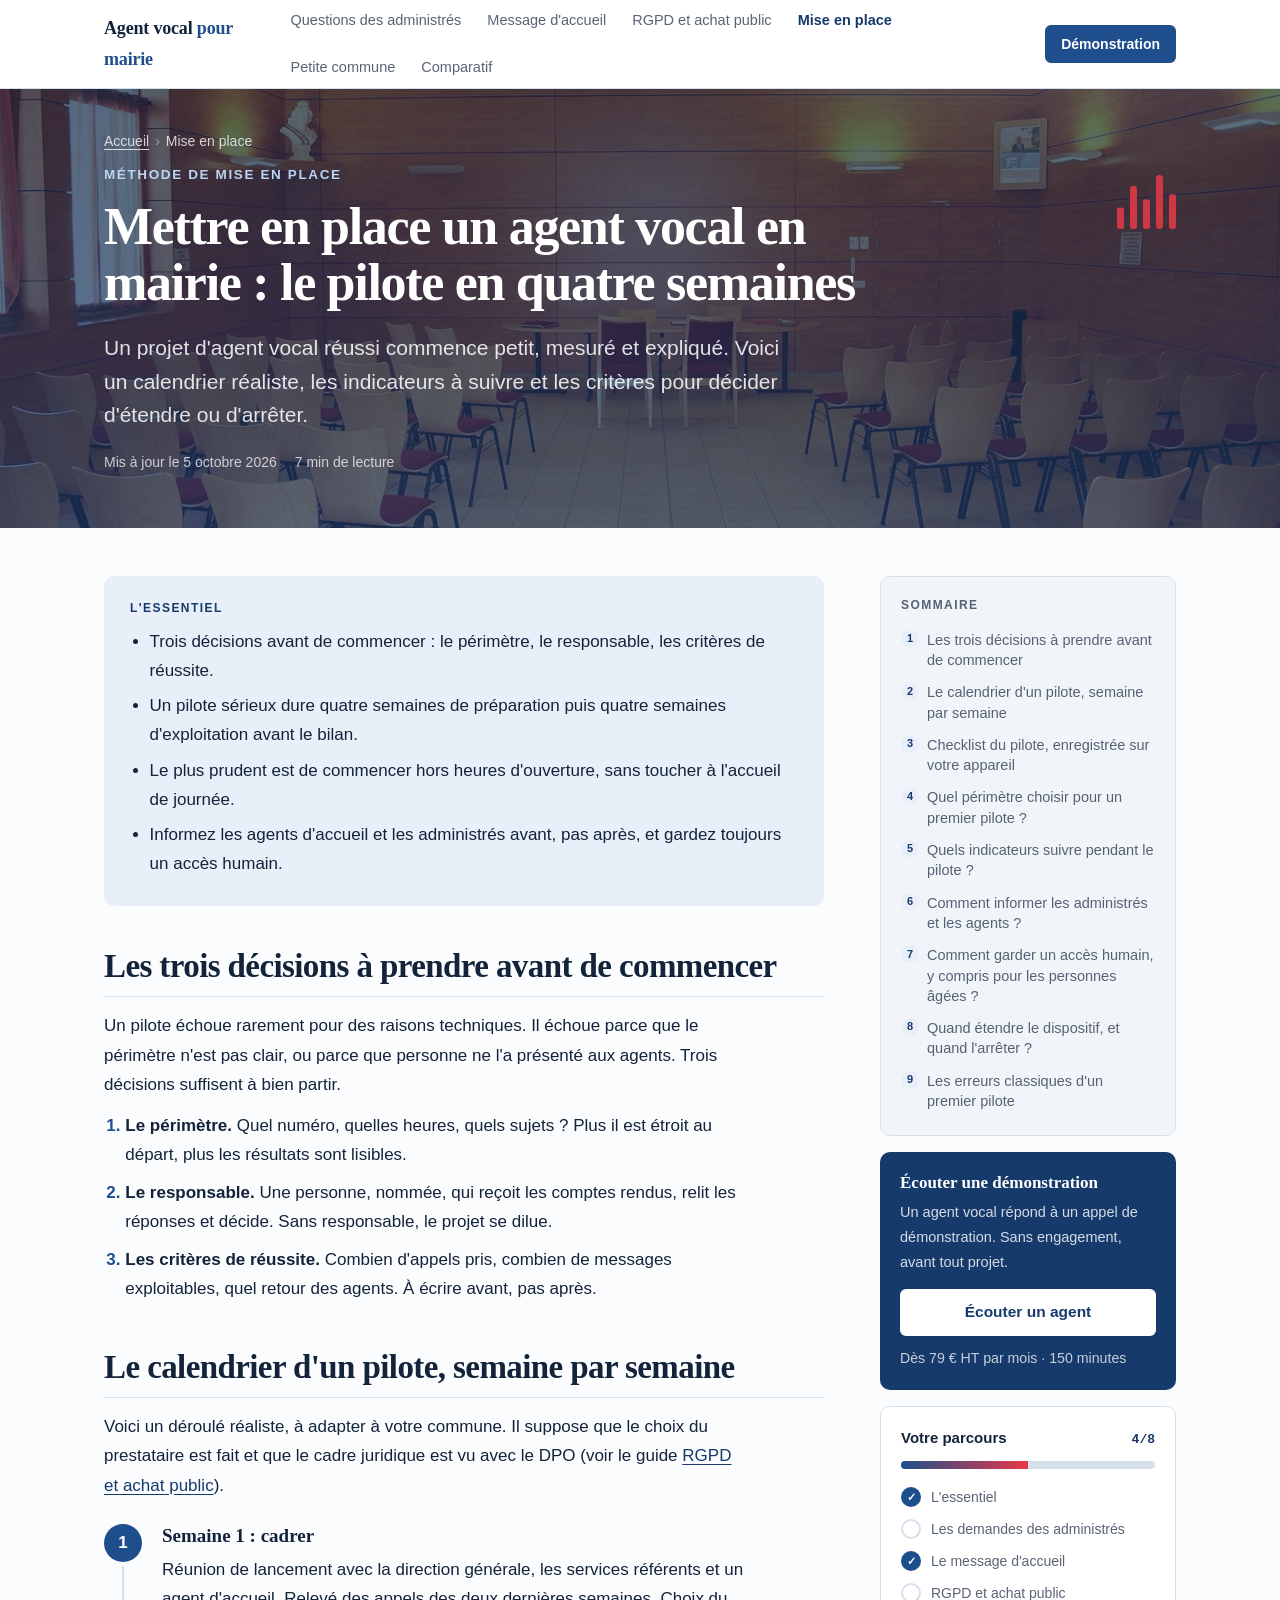
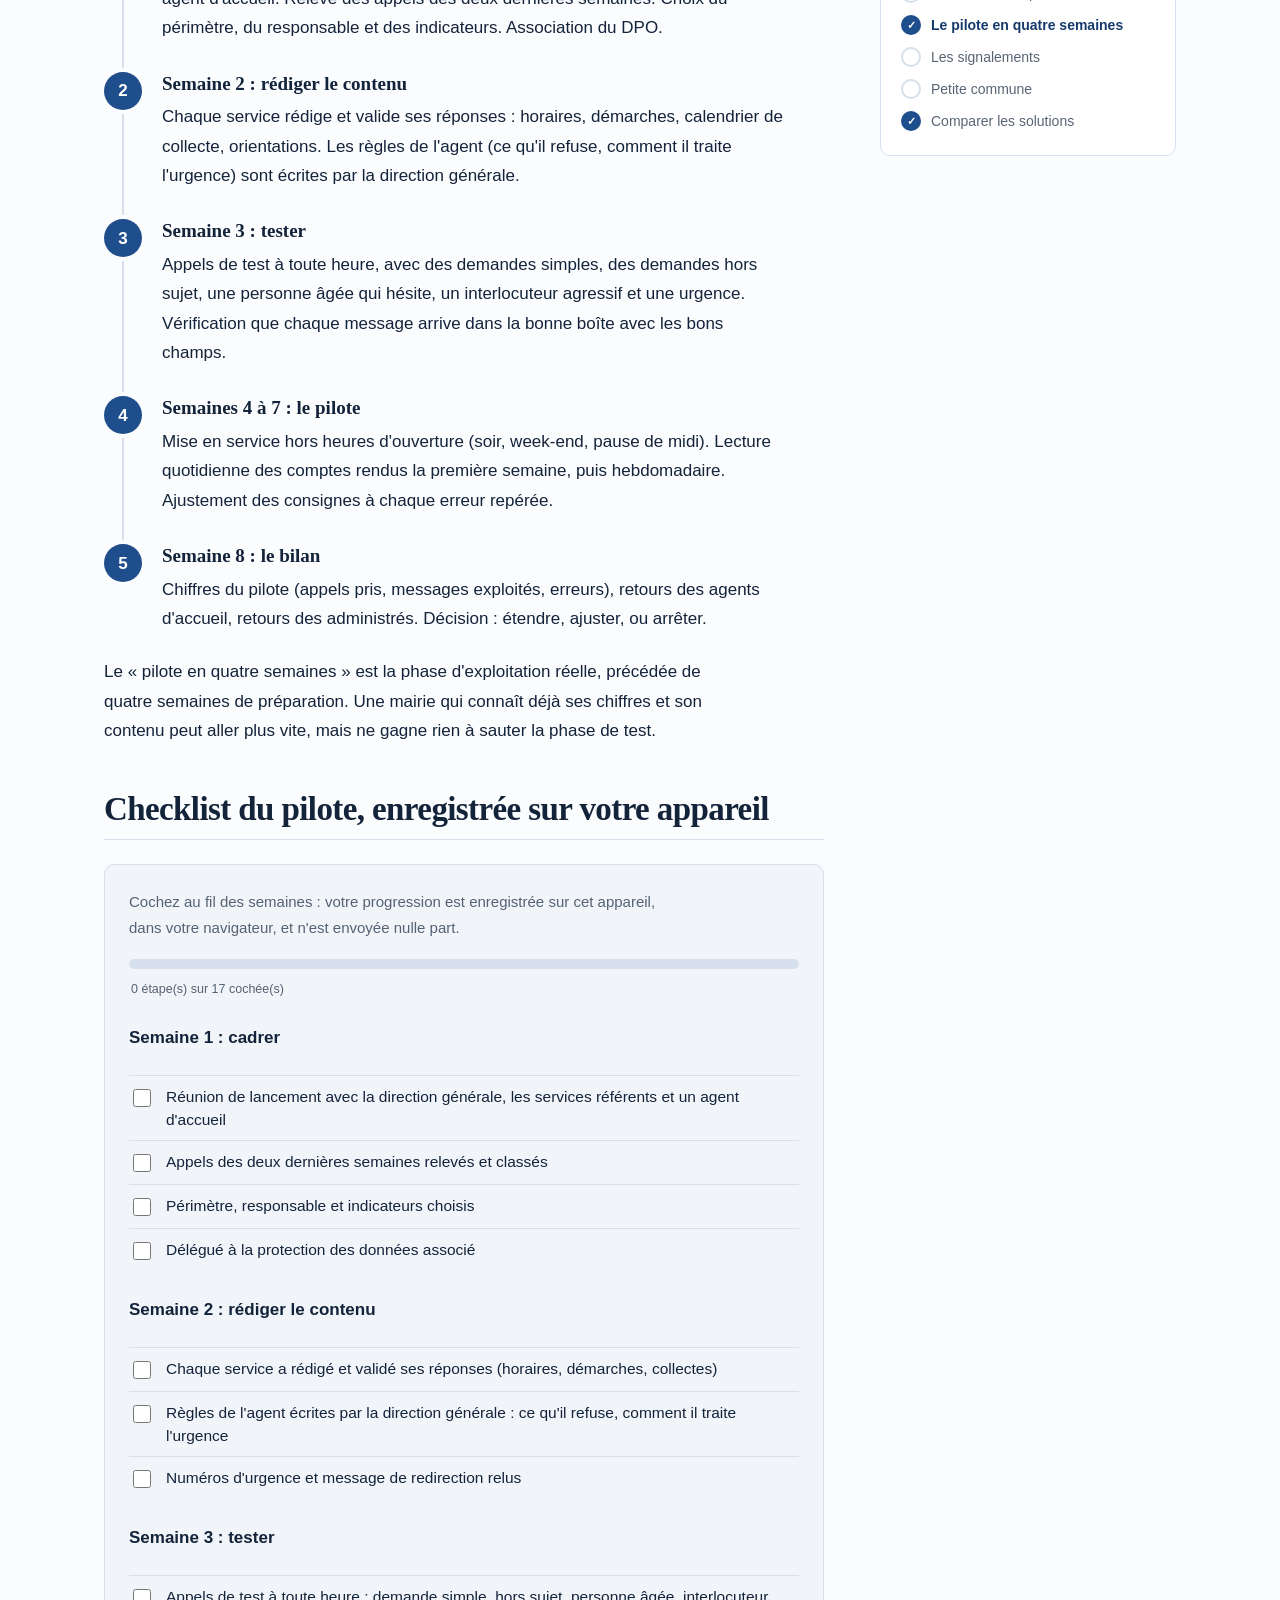
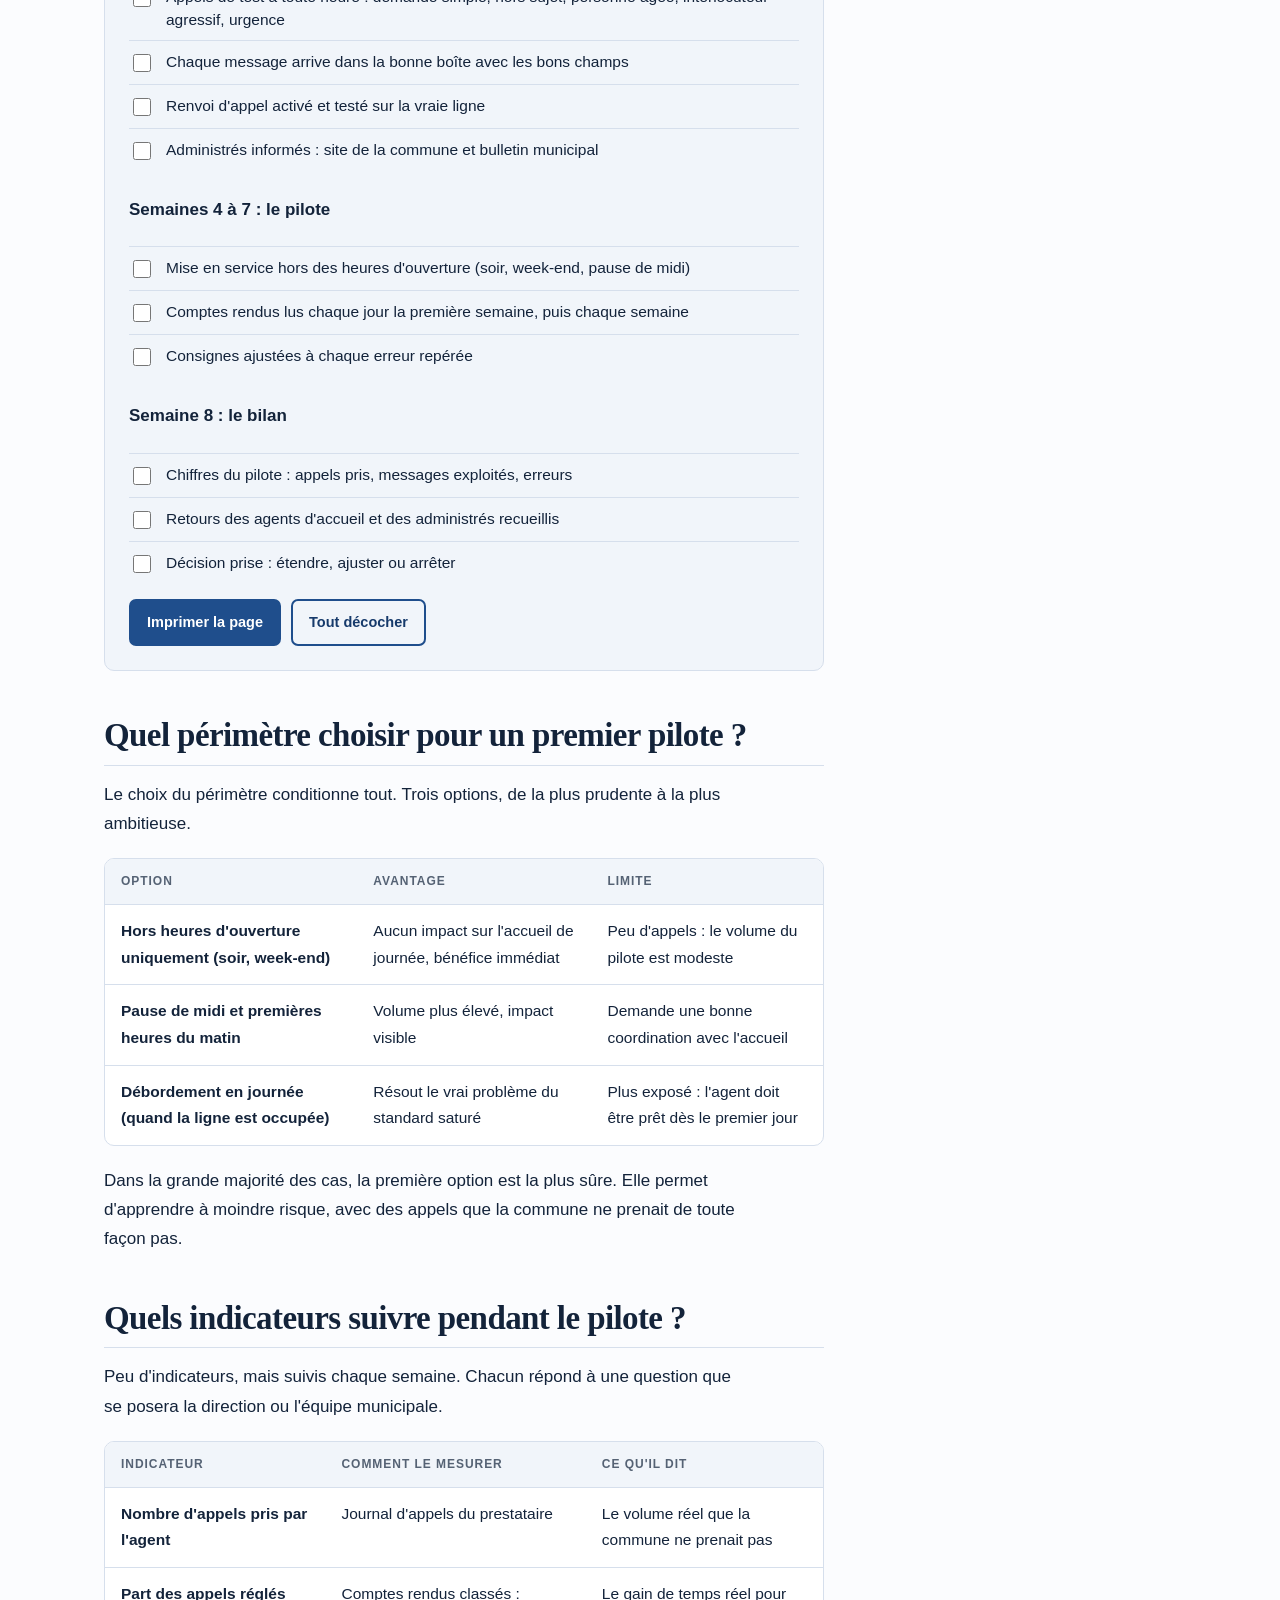
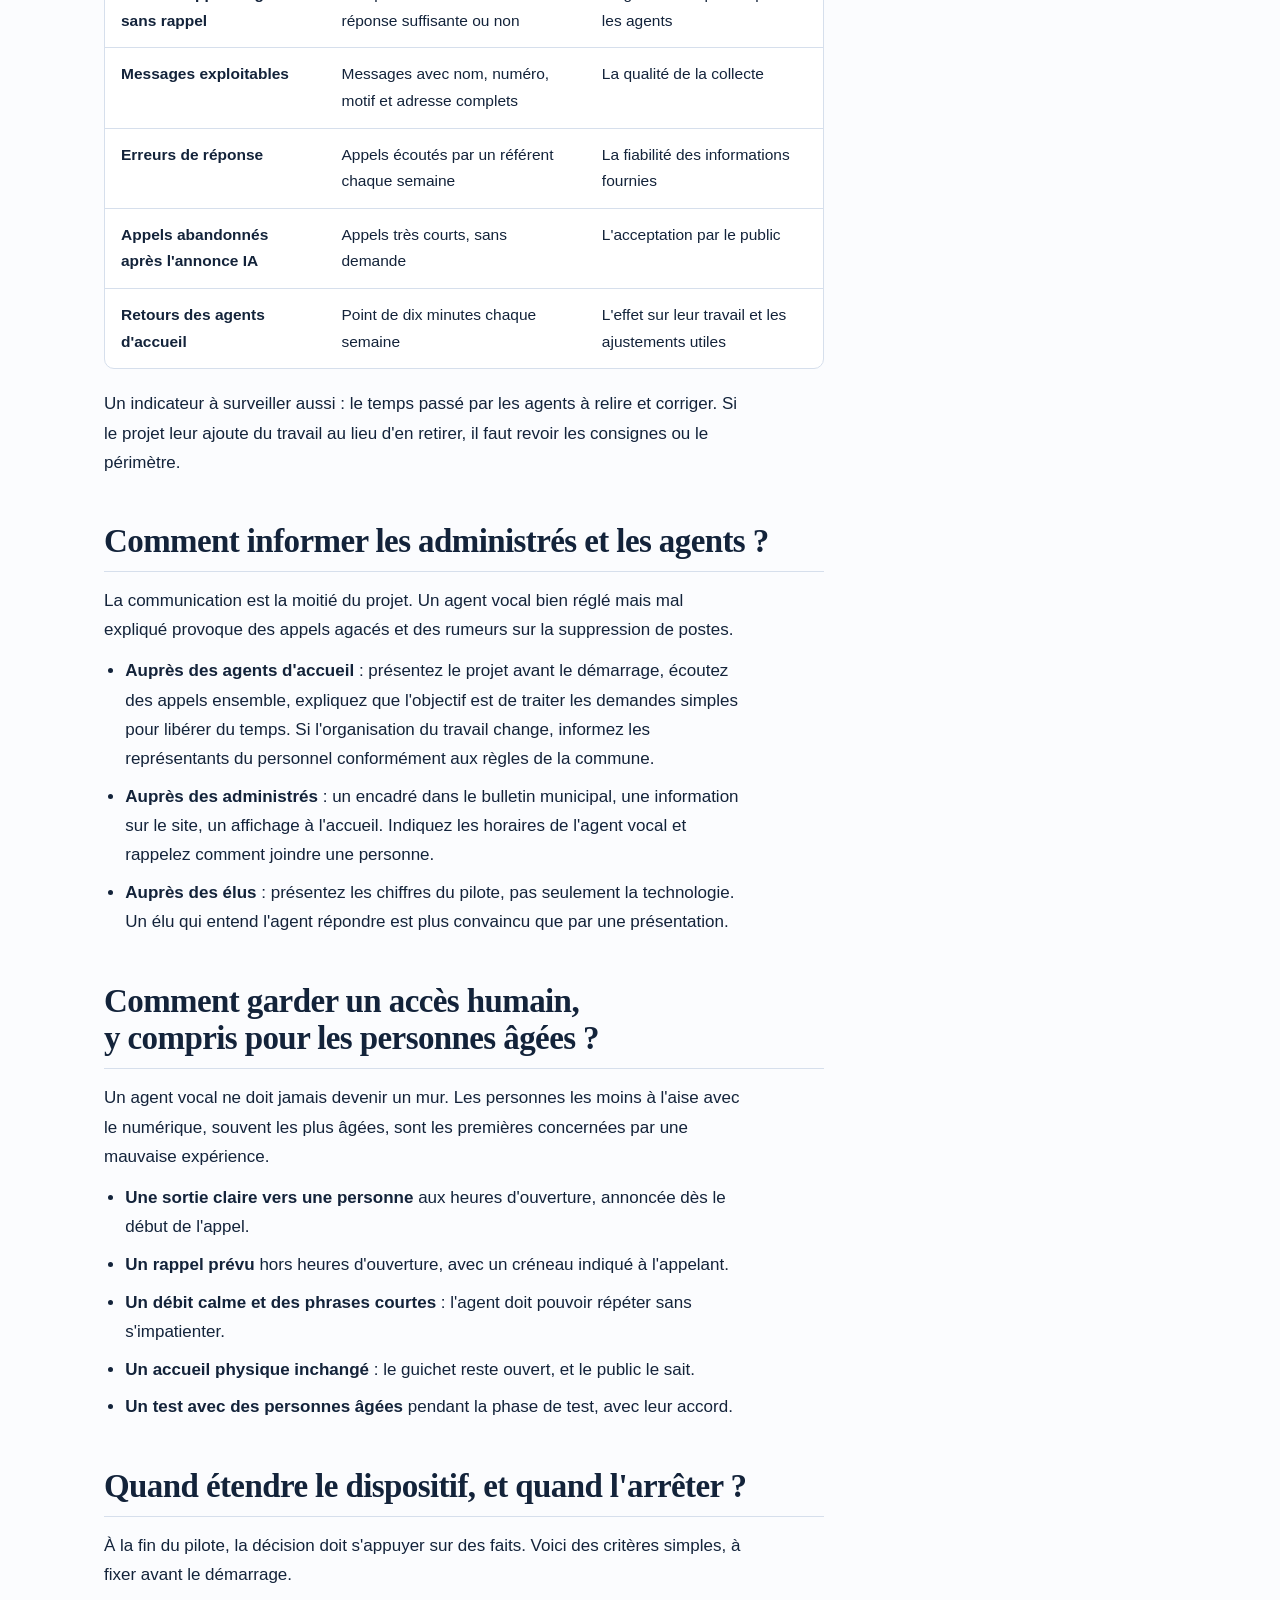
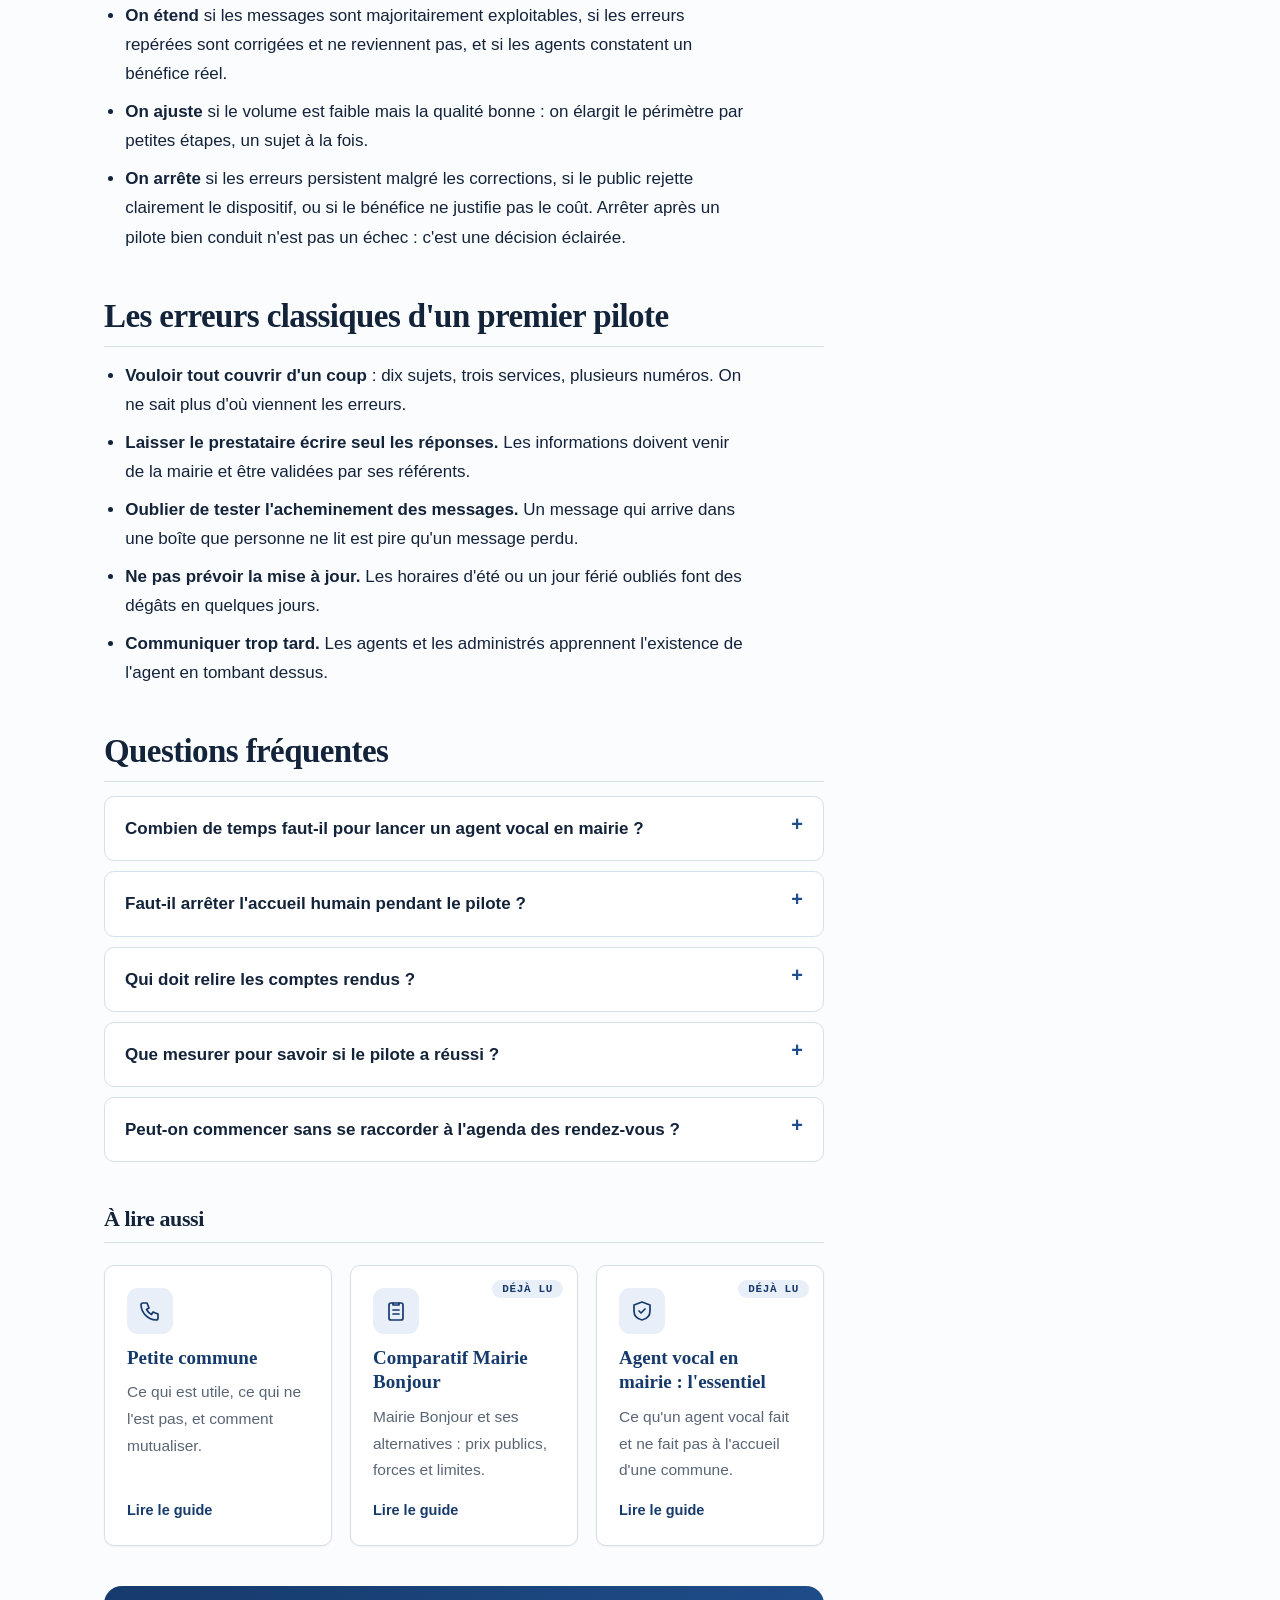
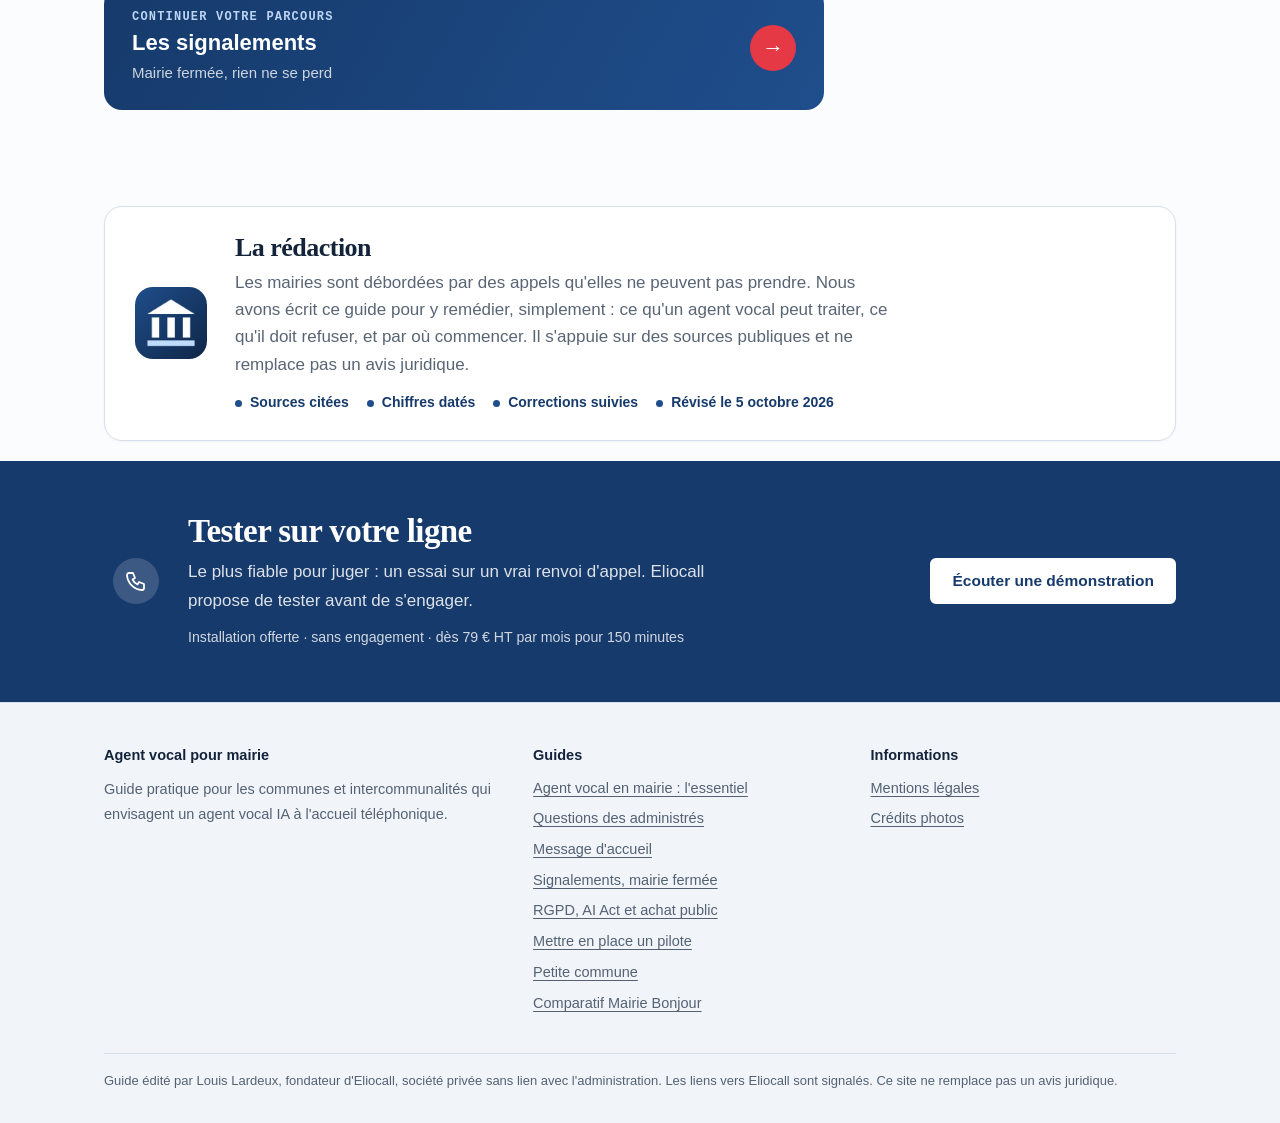
<file: mise-en-place-pilote/index.html>
<!doctype html>
<html lang="fr">
<head>
<meta charset="utf-8">
<meta name="viewport" content="width=device-width, initial-scale=1">
<title>Agent vocal en mairie : le pilote en quatre semaines</title>
<meta name="description" content="Mettre en place un agent vocal à l&#x27;accueil d&#x27;une mairie : périmètre, calendrier semaine par semaine, indicateurs et critères de décision.">
<link rel="canonical" href="https://agent-ia-vocal-pour-mairie.fr/mise-en-place-pilote/">
<meta property="og:type" content="article">
<meta property="og:locale" content="fr_FR">
<meta property="og:site_name" content="Agent vocal pour mairie">
<meta property="og:title" content="Agent vocal en mairie : le pilote en quatre semaines">
<meta property="og:description" content="Mettre en place un agent vocal à l&#x27;accueil d&#x27;une mairie : périmètre, calendrier semaine par semaine, indicateurs et critères de décision.">
<meta property="og:url" content="https://agent-ia-vocal-pour-mairie.fr/mise-en-place-pilote/">
<meta property="og:image" content="https://agent-ia-vocal-pour-mairie.fr/og-image.png">
<meta property="og:image:width" content="1200">
<meta property="og:image:height" content="630">
<meta property="og:image:alt" content="Agent vocal pour mairie">
<meta name="twitter:card" content="summary_large_image">
<meta name="twitter:image" content="https://agent-ia-vocal-pour-mairie.fr/og-image.png">
<link rel="icon" href="/favicon.ico" sizes="48x48">
<link rel="icon" href="/favicon.svg" type="image/svg+xml">
<link rel="icon" href="/favicon-48.png" type="image/png" sizes="48x48">
<link rel="apple-touch-icon" href="/apple-touch-icon.png">
<meta name="theme-color" content="#1f4e8c">

<meta http-equiv="Content-Security-Policy" content="default-src 'self'; script-src 'self' 'unsafe-inline'; style-src 'self' 'unsafe-inline'; img-src 'self' data:; base-uri 'self'; form-action 'none'">
<meta name="referrer" content="strict-origin-when-cross-origin">
<script type="application/ld+json">{"@context": "https://schema.org", "@graph": [{"@type": "BreadcrumbList", "itemListElement": [{"@type": "ListItem", "position": 1, "name": "Accueil", "item": "https://agent-ia-vocal-pour-mairie.fr/"}, {"@type": "ListItem", "position": 2, "name": "Mise en place", "item": "https://agent-ia-vocal-pour-mairie.fr/mise-en-place-pilote/"}]}, {"@type": "Article", "headline": "Mettre en place un agent vocal en mairie : le pilote en quatre semaines", "description": "Mettre en place un agent vocal à l'accueil d'une mairie : périmètre, calendrier semaine par semaine, indicateurs et critères de décision.", "inLanguage": "fr-FR", "datePublished": "2026-10-05", "dateModified": "2026-10-05", "mainEntityOfPage": "https://agent-ia-vocal-pour-mairie.fr/mise-en-place-pilote/", "author": {"@type": "Organization", "name": "Agent vocal pour mairie", "url": "https://agent-ia-vocal-pour-mairie.fr"}, "publisher": {"@type": "Organization", "name": "Agent vocal pour mairie", "url": "https://agent-ia-vocal-pour-mairie.fr"}}, {"@type": "FAQPage", "mainEntity": [{"@type": "Question", "name": "Combien de temps faut-il pour lancer un agent vocal en mairie ?", "acceptedAnswer": {"@type": "Answer", "text": "Comptez environ quatre semaines de préparation (cadrage, rédaction des réponses par les services, tests) puis quatre semaines de pilote avant un premier bilan. Une commune qui connaît déjà ses chiffres et dispose de réponses validées peut raccourcir la préparation."}}, {"@type": "Question", "name": "Faut-il arrêter l'accueil humain pendant le pilote ?", "acceptedAnswer": {"@type": "Answer", "text": "Non. Le pilote se fait en complément de l'accueil existant, de préférence hors heures d'ouverture au départ. Le guichet et le standard humain restent en place."}}, {"@type": "Question", "name": "Qui doit relire les comptes rendus ?", "acceptedAnswer": {"@type": "Answer", "text": "Un responsable nommé, qui lit les comptes rendus tous les jours au début, puis chaque semaine. Il écoute aussi quelques appels pour vérifier que les réponses sont correctes."}}, {"@type": "Question", "name": "Que mesurer pour savoir si le pilote a réussi ?", "acceptedAnswer": {"@type": "Answer", "text": "Le nombre d'appels pris, la part des appels réglés sans rappel, la qualité des messages, les erreurs de réponse, les abandons après l'annonce IA et les retours des agents d'accueil."}}, {"@type": "Question", "name": "Peut-on commencer sans se raccorder à l'agenda des rendez-vous ?", "acceptedAnswer": {"@type": "Answer", "text": "Oui, et c'est même conseillé. L'agent renvoie vers la prise de rendez-vous en ligne ou note la demande. Le raccordement à l'agenda peut venir dans un second temps, une fois les réponses stabilisées."}}]}]}</script>
<link rel="stylesheet" href="/style.css">
<script>(function(){var d=document.documentElement;if(window.matchMedia&&matchMedia("(prefers-reduced-motion: reduce)").matches)return;d.classList.add("m-js");setTimeout(function(){if(!window.__rvok)d.classList.add("m-show")},3500)})();</script>
</head>
<body>
<a class="m-skip" href="#contenu">Aller au contenu</a>
<div class="m-rdp" id="rdp" aria-hidden="true"><i></i></div>
<header class="m-top"><div class="m-wrap"><a class="m-brand" href="/">Agent vocal <span>pour mairie</span></a><nav class="m-nav" aria-label="Navigation"><a href="/questions-des-administres/">Questions des administrés</a><a href="/message-d-accueil-telephonique-mairie/">Message d'accueil</a><a href="/rgpd-achat-public/">RGPD et achat public</a><a href="/mise-en-place-pilote/" class="m-cur">Mise en place</a><a href="/petite-commune/">Petite commune</a><a href="/mairie-bonjour-avis-alternatives/">Comparatif</a></nav><a class="m-btn m-small" href="https://eliocall.com/?utm_source=agent-ia-vocal-pour-mairie&amp;utm_medium=guide&amp;utm_campaign=header" rel="nofollow sponsored noopener">Démonstration</a></div></header>
<main id="contenu">
<div class="m-page-head"><img class="m-pgbg" src="/img/mairie-mariages.jpg" alt="Salle des mariages de la mairie de Culoz (Ain)" width="1400" height="933" loading="eager" decoding="async"><div class="m-wrap"><div class="m-eq" aria-hidden="true"><i></i><i></i><i></i><i></i><i></i></div><div class="m-crumbs"><a href="/">Accueil</a><i>›</i>Mise en place</div><div class="m-kicker">Méthode de mise en place</div><h1>Mettre en place un agent vocal en mairie&nbsp;: le pilote en quatre semaines</h1><p class="m-lead">Un projet d'agent vocal réussi commence petit, mesuré et expliqué. Voici un calendrier réaliste, les indicateurs à suivre et les critères pour décider d'étendre ou d'arrêter.</p><div class="m-meta"><span>Mis à jour le 5 octobre 2026</span><span>7 min de lecture</span></div></div></div>
<div class="m-wrap m-layout"><article class="m-doc"><div class="m-summary"><b>L'essentiel</b><ul><li>Trois décisions avant de commencer&nbsp;: le périmètre, le responsable, les critères de réussite.</li><li>Un pilote sérieux dure quatre semaines de préparation puis quatre semaines d'exploitation avant le bilan.</li><li>Le plus prudent est de commencer hors heures d'ouverture, sans toucher à l'accueil de journée.</li><li>Informez les agents d'accueil et les administrés avant, pas après, et gardez toujours un accès humain.</li></ul></div><section id="les-trois-decisions-a-prendre-avant-de-commencer" class="m-rv"><h2>Les trois décisions à prendre avant de commencer</h2>
<p>Un pilote échoue rarement pour des raisons techniques. Il échoue parce que le périmètre n'est pas clair, ou parce que personne ne l'a présenté aux agents. Trois décisions suffisent à bien partir.</p>
<ol class="m-rules">
 <li><strong>Le périmètre.</strong> Quel numéro, quelles heures, quels sujets&nbsp;? Plus il est étroit au départ, plus les résultats sont lisibles.</li>
 <li><strong>Le responsable.</strong> Une personne, nommée, qui reçoit les comptes rendus, relit les réponses et décide. Sans responsable, le projet se dilue.</li>
 <li><strong>Les critères de réussite.</strong> Combien d'appels pris, combien de messages exploitables, quel retour des agents. À écrire avant, pas après.</li>
</ol>
</section><section id="le-calendrier-d-un-pilote-semaine-par-semaine" class="m-rv"><h2>Le calendrier d'un pilote, semaine par semaine</h2>
<p>Voici un déroulé réaliste, à adapter à votre commune. Il suppose que le choix du prestataire est fait et que le cadre juridique est vu avec le DPO (voir le guide <a href="/rgpd-achat-public/" rel="noopener">RGPD et achat public</a>).</p>
<ol class="m-steps"><li><h3>Semaine 1&nbsp;: cadrer</h3><p>Réunion de lancement avec la direction générale, les services référents et un agent d'accueil. Relevé des appels des deux dernières semaines. Choix du périmètre, du responsable et des indicateurs. Association du DPO.</p></li><li><h3>Semaine 2&nbsp;: rédiger le contenu</h3><p>Chaque service rédige et valide ses réponses&nbsp;: horaires, démarches, calendrier de collecte, orientations. Les règles de l'agent (ce qu'il refuse, comment il traite l'urgence) sont écrites par la direction générale.</p></li><li><h3>Semaine 3&nbsp;: tester</h3><p>Appels de test à toute heure, avec des demandes simples, des demandes hors sujet, une personne âgée qui hésite, un interlocuteur agressif et une urgence. Vérification que chaque message arrive dans la bonne boîte avec les bons champs.</p></li><li><h3>Semaines 4 à 7&nbsp;: le pilote</h3><p>Mise en service hors heures d'ouverture (soir, week-end, pause de midi). Lecture quotidienne des comptes rendus la première semaine, puis hebdomadaire. Ajustement des consignes à chaque erreur repérée.</p></li><li><h3>Semaine 8&nbsp;: le bilan</h3><p>Chiffres du pilote (appels pris, messages exploités, erreurs), retours des agents d'accueil, retours des administrés. Décision&nbsp;: étendre, ajuster, ou arrêter.</p></li></ol>
<p>Le «&nbsp;pilote en quatre semaines&nbsp;» est la phase d'exploitation réelle, précédée de quatre semaines de préparation. Une mairie qui connaît déjà ses chiffres et son contenu peut aller plus vite, mais ne gagne rien à sauter la phase de test.</p>
</section><section id="checklist-pilote" class="m-rv"><h2>Checklist du pilote, enregistrée sur votre appareil</h2><div class="m-tool" id="tl-mai-check"><p class="m-tl">Cochez au fil des semaines&nbsp;: votre progression est enregistrée sur cet appareil, dans votre navigateur, et n'est envoyée nulle part.</p><div class="m-prog" aria-hidden="true"><i id="tl-cl-bar"></i></div><p class="m-note" id="tl-cl-txt" aria-live="polite"></p><h4>Semaine 1&nbsp;: cadrer</h4><ul class="m-chk"><li><input type="checkbox" id="tl-cl-0"><label for="tl-cl-0">Réunion de lancement avec la direction générale, les services référents et un agent d'accueil</label></li><li><input type="checkbox" id="tl-cl-1"><label for="tl-cl-1">Appels des deux dernières semaines relevés et classés</label></li><li><input type="checkbox" id="tl-cl-2"><label for="tl-cl-2">Périmètre, responsable et indicateurs choisis</label></li><li><input type="checkbox" id="tl-cl-3"><label for="tl-cl-3">Délégué à la protection des données associé</label></li></ul><h4>Semaine 2&nbsp;: rédiger le contenu</h4><ul class="m-chk"><li><input type="checkbox" id="tl-cl-4"><label for="tl-cl-4">Chaque service a rédigé et validé ses réponses (horaires, démarches, collectes)</label></li><li><input type="checkbox" id="tl-cl-5"><label for="tl-cl-5">Règles de l'agent écrites par la direction générale&nbsp;: ce qu'il refuse, comment il traite l'urgence</label></li><li><input type="checkbox" id="tl-cl-6"><label for="tl-cl-6">Numéros d'urgence et message de redirection relus</label></li></ul><h4>Semaine 3&nbsp;: tester</h4><ul class="m-chk"><li><input type="checkbox" id="tl-cl-7"><label for="tl-cl-7">Appels de test à toute heure&nbsp;: demande simple, hors sujet, personne âgée, interlocuteur agressif, urgence</label></li><li><input type="checkbox" id="tl-cl-8"><label for="tl-cl-8">Chaque message arrive dans la bonne boîte avec les bons champs</label></li><li><input type="checkbox" id="tl-cl-9"><label for="tl-cl-9">Renvoi d'appel activé et testé sur la vraie ligne</label></li><li><input type="checkbox" id="tl-cl-10"><label for="tl-cl-10">Administrés informés&nbsp;: site de la commune et bulletin municipal</label></li></ul><h4>Semaines 4 à 7&nbsp;: le pilote</h4><ul class="m-chk"><li><input type="checkbox" id="tl-cl-11"><label for="tl-cl-11">Mise en service hors des heures d'ouverture (soir, week-end, pause de midi)</label></li><li><input type="checkbox" id="tl-cl-12"><label for="tl-cl-12">Comptes rendus lus chaque jour la première semaine, puis chaque semaine</label></li><li><input type="checkbox" id="tl-cl-13"><label for="tl-cl-13">Consignes ajustées à chaque erreur repérée</label></li></ul><h4>Semaine 8&nbsp;: le bilan</h4><ul class="m-chk"><li><input type="checkbox" id="tl-cl-14"><label for="tl-cl-14">Chiffres du pilote&nbsp;: appels pris, messages exploités, erreurs</label></li><li><input type="checkbox" id="tl-cl-15"><label for="tl-cl-15">Retours des agents d'accueil et des administrés recueillis</label></li><li><input type="checkbox" id="tl-cl-16"><label for="tl-cl-16">Décision prise&nbsp;: étendre, ajuster ou arrêter</label></li></ul><div class="m-tbtns"><button type="button" id="tl-cl-print">Imprimer la page</button><button type="button" id="tl-cl-reset" class="m-ghost">Tout décocher</button></div><noscript><p class="m-note">Cet outil demande JavaScript.</p></noscript></div><script>(function(){var $=function(i){return document.getElementById(i)};var K="tl-mai-check-v1";
var bx=[].slice.call(document.querySelectorAll("#tl-mai-check input[type=checkbox]"));
function show(){var n=bx.filter(function(b){return b.checked}).length;$("tl-cl-bar").style.width=Math.round(100*n/bx.length)+"%";$("tl-cl-txt").textContent=n+" étape(s) sur "+bx.length+" cochée(s)"}
function save(){try{localStorage.setItem(K,JSON.stringify(bx.map(function(b){return b.checked})))}catch(e){}}
try{var d=JSON.parse(localStorage.getItem(K)||"null");if(d)bx.forEach(function(b,i){b.checked=!!d[i]})}catch(e){}
bx.forEach(function(b){b.addEventListener("change",function(){save();show()})});
$("tl-cl-reset").addEventListener("click",function(){bx.forEach(function(b){b.checked=false});save();show()});
$("tl-cl-print").addEventListener("click",function(){window.print()});show();})();</script></section><section id="quel-perimetre-choisir-pour-un-premier-pilote" class="m-rv"><h2>Quel périmètre choisir pour un premier pilote&nbsp;?</h2>
<p>Le choix du périmètre conditionne tout. Trois options, de la plus prudente à la plus ambitieuse.</p>
<div class="m-tablewrap"><table><tr><th>Option</th><th>Avantage</th><th>Limite</th></tr><tr><td>Hors heures d'ouverture uniquement (soir, week-end)</td><td>Aucun impact sur l'accueil de journée, bénéfice immédiat</td><td>Peu d'appels&nbsp;: le volume du pilote est modeste</td></tr><tr><td>Pause de midi et premières heures du matin</td><td>Volume plus élevé, impact visible</td><td>Demande une bonne coordination avec l'accueil</td></tr><tr><td>Débordement en journée (quand la ligne est occupée)</td><td>Résout le vrai problème du standard saturé</td><td>Plus exposé&nbsp;: l'agent doit être prêt dès le premier jour</td></tr></table></div>
<p>Dans la grande majorité des cas, la première option est la plus sûre. Elle permet d'apprendre à moindre risque, avec des appels que la commune ne prenait de toute façon pas.</p>
</section><section id="quels-indicateurs-suivre-pendant-le-pilote" class="m-rv"><h2>Quels indicateurs suivre pendant le pilote&nbsp;?</h2>
<p>Peu d'indicateurs, mais suivis chaque semaine. Chacun répond à une question que se posera la direction ou l'équipe municipale.</p>
<div class="m-tablewrap"><table><tr><th>Indicateur</th><th>Comment le mesurer</th><th>Ce qu'il dit</th></tr><tr><td>Nombre d'appels pris par l'agent</td><td>Journal d'appels du prestataire</td><td>Le volume réel que la commune ne prenait pas</td></tr><tr><td>Part des appels réglés sans rappel</td><td>Comptes rendus classés&nbsp;: réponse suffisante ou non</td><td>Le gain de temps réel pour les agents</td></tr><tr><td>Messages exploitables</td><td>Messages avec nom, numéro, motif et adresse complets</td><td>La qualité de la collecte</td></tr><tr><td>Erreurs de réponse</td><td>Appels écoutés par un référent chaque semaine</td><td>La fiabilité des informations fournies</td></tr><tr><td>Appels abandonnés après l'annonce IA</td><td>Appels très courts, sans demande</td><td>L'acceptation par le public</td></tr><tr><td>Retours des agents d'accueil</td><td>Point de dix minutes chaque semaine</td><td>L'effet sur leur travail et les ajustements utiles</td></tr></table></div>
<p>Un indicateur à surveiller aussi&nbsp;: le temps passé par les agents à relire et corriger. Si le projet leur ajoute du travail au lieu d'en retirer, il faut revoir les consignes ou le périmètre.</p>
</section><section id="comment-informer-les-administres-et-les-agents" class="m-rv"><h2>Comment informer les administrés et les agents&nbsp;?</h2>
<p>La communication est la moitié du projet. Un agent vocal bien réglé mais mal expliqué provoque des appels agacés et des rumeurs sur la suppression de postes.</p>
<ul class="m-clean">
 <li><strong>Auprès des agents d'accueil</strong>&nbsp;: présentez le projet avant le démarrage, écoutez des appels ensemble, expliquez que l'objectif est de traiter les demandes simples pour libérer du temps. Si l'organisation du travail change, informez les représentants du personnel conformément aux règles de la commune.</li>
 <li><strong>Auprès des administrés</strong>&nbsp;: un encadré dans le bulletin municipal, une information sur le site, un affichage à l'accueil. Indiquez les horaires de l'agent vocal et rappelez comment joindre une personne.</li>
 <li><strong>Auprès des élus</strong>&nbsp;: présentez les chiffres du pilote, pas seulement la technologie. Un élu qui entend l'agent répondre est plus convaincu que par une présentation.</li>
</ul>
</section><section id="comment-garder-un-acces-humain-y-compris-pour-le" class="m-rv"><h2>Comment garder un accès humain, y compris pour les personnes âgées&nbsp;?</h2>
<p>Un agent vocal ne doit jamais devenir un mur. Les personnes les moins à l'aise avec le numérique, souvent les plus âgées, sont les premières concernées par une mauvaise expérience.</p>
<ul class="m-clean">
 <li><strong>Une sortie claire vers une personne</strong> aux heures d'ouverture, annoncée dès le début de l'appel.</li>
 <li><strong>Un rappel prévu</strong> hors heures d'ouverture, avec un créneau indiqué à l'appelant.</li>
 <li><strong>Un débit calme et des phrases courtes</strong>&nbsp;: l'agent doit pouvoir répéter sans s'impatienter.</li>
 <li><strong>Un accueil physique inchangé</strong>&nbsp;: le guichet reste ouvert, et le public le sait.</li>
 <li><strong>Un test avec des personnes âgées</strong> pendant la phase de test, avec leur accord.</li>
</ul>
</section><section id="quand-etendre-le-dispositif-et-quand-l-arreter" class="m-rv"><h2>Quand étendre le dispositif, et quand l'arrêter&nbsp;?</h2>
<p>À la fin du pilote, la décision doit s'appuyer sur des faits. Voici des critères simples, à fixer avant le démarrage.</p>
<ul class="m-clean">
 <li><strong>On étend</strong> si les messages sont majoritairement exploitables, si les erreurs repérées sont corrigées et ne reviennent pas, et si les agents constatent un bénéfice réel.</li>
 <li><strong>On ajuste</strong> si le volume est faible mais la qualité bonne&nbsp;: on élargit le périmètre par petites étapes, un sujet à la fois.</li>
 <li><strong>On arrête</strong> si les erreurs persistent malgré les corrections, si le public rejette clairement le dispositif, ou si le bénéfice ne justifie pas le coût. Arrêter après un pilote bien conduit n'est pas un échec&nbsp;: c'est une décision éclairée.</li>
</ul>
</section><section id="les-erreurs-classiques-d-un-premier-pilote" class="m-rv"><h2>Les erreurs classiques d'un premier pilote</h2>
<ul class="m-clean">
 <li><strong>Vouloir tout couvrir d'un coup</strong>&nbsp;: dix sujets, trois services, plusieurs numéros. On ne sait plus d'où viennent les erreurs.</li>
 <li><strong>Laisser le prestataire écrire seul les réponses.</strong> Les informations doivent venir de la mairie et être validées par ses référents.</li>
 <li><strong>Oublier de tester l'acheminement des messages.</strong> Un message qui arrive dans une boîte que personne ne lit est pire qu'un message perdu.</li>
 <li><strong>Ne pas prévoir la mise à jour.</strong> Les horaires d'été ou un jour férié oubliés font des dégâts en quelques jours.</li>
 <li><strong>Communiquer trop tard.</strong> Les agents et les administrés apprennent l'existence de l'agent en tombant dessus.</li>
</ul>
</section><section id="questions" class="m-rv"><h2>Questions fréquentes</h2><details><summary>Combien de temps faut-il pour lancer un agent vocal en mairie&nbsp;?</summary><p>Comptez environ quatre semaines de préparation (cadrage, rédaction des réponses par les services, tests) puis quatre semaines de pilote avant un premier bilan. Une commune qui connaît déjà ses chiffres et dispose de réponses validées peut raccourcir la préparation.</p></details><details><summary>Faut-il arrêter l'accueil humain pendant le pilote&nbsp;?</summary><p>Non. Le pilote se fait en complément de l'accueil existant, de préférence hors heures d'ouverture au départ. Le guichet et le standard humain restent en place.</p></details><details><summary>Qui doit relire les comptes rendus&nbsp;?</summary><p>Un responsable nommé, qui lit les comptes rendus tous les jours au début, puis chaque semaine. Il écoute aussi quelques appels pour vérifier que les réponses sont correctes.</p></details><details><summary>Que mesurer pour savoir si le pilote a réussi&nbsp;?</summary><p>Le nombre d'appels pris, la part des appels réglés sans rappel, la qualité des messages, les erreurs de réponse, les abandons après l'annonce IA et les retours des agents d'accueil.</p></details><details><summary>Peut-on commencer sans se raccorder à l'agenda des rendez-vous&nbsp;?</summary><p>Oui, et c'est même conseillé. L'agent renvoie vers la prise de rendez-vous en ligne ou note la demande. Le raccordement à l'agenda peut venir dans un second temps, une fois les réponses stabilisées.</p></details></section><div class="m-related"><h2>À lire aussi</h2><div class="m-cards m-cols3"><a class="m-card" href="/petite-commune/"><span class="m-ico" aria-hidden="true"><svg viewBox="0 0 24 24" width="24" height="24" fill="none" stroke="currentColor" stroke-width="1.7" stroke-linecap="round" stroke-linejoin="round"><path d="M5 4h4l2 5-2.5 1.5a11 11 0 0 0 5 5L15 13l5 2v4a2 2 0 0 1-2 2A16 16 0 0 1 3 6a2 2 0 0 1 2-2z"/></svg></span><h3>Petite commune</h3><p>Ce qui est utile, ce qui ne l'est pas, et comment mutualiser.</p><span class="m-more">Lire le guide</span></a><a class="m-card" href="/mairie-bonjour-avis-alternatives/"><span class="m-ico" aria-hidden="true"><svg viewBox="0 0 24 24" width="24" height="24" fill="none" stroke="currentColor" stroke-width="1.7" stroke-linecap="round" stroke-linejoin="round"><rect x="5" y="4" width="14" height="17" rx="2"/><path d="M9 4v2h6V4M9 11h6M9 15h6"/></svg></span><h3>Comparatif Mairie Bonjour</h3><p>Mairie Bonjour et ses alternatives&nbsp;: prix publics, forces et limites.</p><span class="m-more">Lire le guide</span></a><a class="m-card" href="/"><span class="m-ico" aria-hidden="true"><svg viewBox="0 0 24 24" width="24" height="24" fill="none" stroke="currentColor" stroke-width="1.7" stroke-linecap="round" stroke-linejoin="round"><path d="M12 3l8 3v6c0 5-3.5 8-8 9-4.5-1-8-4-8-9V6z"/><path d="M9 12l2 2 4-4"/></svg></span><h3>Agent vocal en mairie&nbsp;: l'essentiel</h3><p>Ce qu'un agent vocal fait et ne fait pas à l'accueil d'une commune.</p><span class="m-more">Lire le guide</span></a></div></div><div id="nx-box" hidden></div></article><aside class="m-side"><nav class="m-toc" aria-label="Sommaire"><b>Sommaire</b><ol><li><a href="#les-trois-decisions-a-prendre-avant-de-commencer">Les trois décisions à prendre avant de commencer</a></li><li><a href="#le-calendrier-d-un-pilote-semaine-par-semaine">Le calendrier d'un pilote, semaine par semaine</a></li><li><a href="#checklist-pilote">Checklist du pilote, enregistrée sur votre appareil</a></li><li><a href="#quel-perimetre-choisir-pour-un-premier-pilote">Quel périmètre choisir pour un premier pilote&nbsp;?</a></li><li><a href="#quels-indicateurs-suivre-pendant-le-pilote">Quels indicateurs suivre pendant le pilote&nbsp;?</a></li><li><a href="#comment-informer-les-administres-et-les-agents">Comment informer les administrés et les agents&nbsp;?</a></li><li><a href="#comment-garder-un-acces-humain-y-compris-pour-le">Comment garder un accès humain, y compris pour les personnes âgées&nbsp;?</a></li><li><a href="#quand-etendre-le-dispositif-et-quand-l-arreter">Quand étendre le dispositif, et quand l'arrêter&nbsp;?</a></li><li><a href="#les-erreurs-classiques-d-un-premier-pilote">Les erreurs classiques d'un premier pilote</a></li></ol></nav><div class="m-sidecta"><b>Écouter une démonstration</b><p>Un agent vocal répond à un appel de démonstration. Sans engagement, avant tout projet.</p><a class="m-btn" href="https://eliocall.com/?utm_source=agent-ia-vocal-pour-mairie&utm_medium=guide&utm_campaign=ecouter#hero-form" rel="nofollow sponsored noopener">Écouter un agent</a><small style="display:block;margin-top:10px;opacity:.75">Dès 79 € HT par mois · 150 minutes</small></div><div id="jr-box" hidden></div></aside></div>
<section class="m-rdn" id="redaction"><div class="m-wrap"><div class="m-rdc"><img class="m-rdm" src="/icon-192.png" alt="Logo de la rédaction" width="72" height="72" loading="lazy" decoding="async"><div><h2>La rédaction</h2><p>Les mairies sont débordées par des appels qu'elles ne peuvent pas prendre. Nous avons écrit ce guide pour y remédier, simplement&nbsp;: ce qu'un agent vocal peut traiter, ce qu'il doit refuser, et par où commencer. Il s'appuie sur des sources publiques et ne remplace pas un avis juridique.</p><ul><li>Sources citées</li><li>Chiffres datés</li><li>Corrections suivies</li><li>Révisé le 5 octobre 2026</li></ul></div></div></div></section>
<div class="m-band"><div class="m-wrap"><div><div class="m-rg" aria-hidden="true"><span></span><span></span><span></span><b><svg viewBox="0 0 24 24" width="24" height="24" fill="none" stroke="#fff" stroke-width="1.8" stroke-linecap="round" stroke-linejoin="round"><path d="M5 4h4l2 5-2.5 1.5a11 11 0 0 0 5 5L15 13l5 2v4a2 2 0 0 1-2 2A16 16 0 0 1 3 6a2 2 0 0 1 2-2z"/></svg></b></div><div><h2>Tester sur votre ligne</h2><p>Le plus fiable pour juger&nbsp;: un essai sur un vrai renvoi d'appel. Eliocall propose de tester avant de s'engager.</p><small style="display:block;margin-top:10px;opacity:.8">Installation offerte · sans engagement · dès 79 € HT par mois pour 150 minutes</small></div></div><a class="m-btn" href="https://eliocall.com/?utm_source=agent-ia-vocal-pour-mairie&amp;utm_medium=guide&amp;utm_campaign=mairie-pilote" rel="nofollow sponsored noopener">Écouter une démonstration</a></div></div>
</main>
<footer class="m-foot"><div class="m-wrap"><div><b>Agent vocal <span>pour mairie</span></b><p>Guide pratique pour les communes et intercommunalités qui envisagent un agent vocal IA à l'accueil téléphonique.</p></div><div><b>Guides</b><ul><li><a href="/">Agent vocal en mairie&nbsp;: l'essentiel</a></li><li><a href="/questions-des-administres/">Questions des administrés</a></li><li><a href="/message-d-accueil-telephonique-mairie/">Message d'accueil</a></li><li><a href="/signalement-mairie-fermee/">Signalements, mairie fermée</a></li><li><a href="/rgpd-achat-public/">RGPD, AI Act et achat public</a></li><li><a href="/mise-en-place-pilote/">Mettre en place un pilote</a></li><li><a href="/petite-commune/">Petite commune</a></li><li><a href="/mairie-bonjour-avis-alternatives/">Comparatif Mairie Bonjour</a></li></ul></div><div><b>Informations</b><ul><li><a href="/mentions-legales/">Mentions légales</a></li><li><a href="/mentions-legales/#credits-photos">Crédits photos</a></li></ul></div><div class="m-small">Guide édité par Louis Lardeux, fondateur d'Eliocall, société privée sans lien avec l'administration. Les liens vers Eliocall sont signalés. Ce site ne remplace pas un avis juridique.</div></div></footer>
<script>(function(){var P="m-",d=document;if(window.matchMedia&&matchMedia("(prefers-reduced-motion: reduce)").matches)return;window.__rvok=1;
var rd=d.getElementById("rdp"),bar=rd&&rd.firstElementChild,top=d.querySelector("."+P+"top"),tk=false;
function onS(){tk=false;var h=d.documentElement,max=h.scrollHeight-h.clientHeight,y=window.pageYOffset||h.scrollTop;if(bar&&max>0)bar.style.transform="scaleX("+Math.min(1,y/max)+")";if(top){if(y>8)top.classList.add(P+"sc");else top.classList.remove(P+"sc")}}
window.addEventListener("scroll",function(){if(!tk){tk=true;requestAnimationFrame(onS)}},{passive:true});onS();
var ap=[].slice.call(d.querySelectorAll("[data-ap]"));if("IntersectionObserver" in window){var ao=new IntersectionObserver(function(es){es.forEach(function(e){if(e.isIntersecting)e.target.removeAttribute("data-off");else e.target.setAttribute("data-off","1")})},{rootMargin:"80px"});ap.forEach(function(el){ao.observe(el)})}
var rv=[].slice.call(d.querySelectorAll("."+P+"rv"));
if("IntersectionObserver" in window){var io=new IntersectionObserver(function(es){es.forEach(function(e){if(e.isIntersecting){e.target.classList.add(P+"in");io.unobserve(e.target)}})},{threshold:.06,rootMargin:"0px 0px -5% 0px"});rv.forEach(function(el){io.observe(el)})}else{rv.forEach(function(el){el.classList.add(P+"in")})}
var links=[].slice.call(d.querySelectorAll("."+P+"toc a")),map={};links.forEach(function(a){map[a.getAttribute("href").slice(1)]=a});
if("IntersectionObserver" in window&&links.length){var so=new IntersectionObserver(function(es){es.forEach(function(e){if(e.isIntersecting){links.forEach(function(a){a.classList.remove(P+"act")});var a=map[e.target.id];if(a)a.classList.add(P+"act")}})},{rootMargin:"-18% 0px -70% 0px"});[].slice.call(d.querySelectorAll("."+P+"doc section[id]")).forEach(function(x){so.observe(x)})}
})();</script>

<div id="stk" role="complementary" aria-label="Écouter un agent vocal"><a href="https://eliocall.com/?utm_source=agent-ia-vocal-pour-mairie&utm_medium=guide&utm_campaign=ecouter#hero-form" rel="nofollow sponsored noopener"><span class="m-w" aria-hidden="true"><i></i><i></i><i></i><i></i></span><span><b>Écouter un agent en démonstration</b><small>Sur eliocall.com</small></span></a><button type="button" id="stk-x" aria-label="Masquer">×</button></div>
<script>(function(){
var $=function(i){return document.getElementById(i)},KS="mai-seen-v1",KR="mai-last-v1",CUR=location.pathname.replace(/index\.html$/,""),J=[["/", "L'essentiel", "Ce que fait et ne fait pas un agent vocal"], ["/questions-des-administres/", "Les demandes des administrés", "Traité seul, orienté, refusé"], ["/message-d-accueil-telephonique-mairie/", "Le message d'accueil", "17 modèles à copier"], ["/rgpd-achat-public/", "RGPD et achat public", "Responsabilités, article 50, marché"], ["/mise-en-place-pilote/", "Le pilote en quatre semaines", "Calendrier, périmètre, indicateurs"], ["/signalement-mairie-fermee/", "Les signalements", "Mairie fermée, rien ne se perd"], ["/petite-commune/", "Petite commune", "Utile ou non, mutualiser"], ["/mairie-bonjour-avis-alternatives/", "Comparer les solutions", "Prix publics, forces, limites"]],HEAR="https://eliocall.com/?utm_source=agent-ia-vocal-pour-mairie&utm_medium=guide&utm_campaign=ecouter#hero-form";
var seen={};try{seen=JSON.parse(localStorage.getItem(KS)||"{}")}catch(e){}seen[CUR]=1;try{localStorage.setItem(KS,JSON.stringify(seen))}catch(e){}
function n(){return J.filter(function(x){return seen[x[0]]}).length}
/* parcours dans la colonne latérale */
var jr=$("jr-box");if(jr){var h=document.createElement("h4"),t=document.createElement("strong");t.textContent="Votre parcours";var c=document.createElement("span");c.textContent=n()+"/"+J.length;h.appendChild(t);h.appendChild(c);jr.appendChild(h);
var pr=document.createElement("div");pr.setAttribute("data-pr","");var bar=document.createElement("i");pr.appendChild(bar);jr.appendChild(pr);var ol=document.createElement("ol");
J.forEach(function(x,i){var li=document.createElement("li"),a=document.createElement("a");a.href=x[0];if(x[0]===CUR)a.setAttribute("aria-current","page");if(seen[x[0]])a.setAttribute("data-seen","1");var em=document.createElement("em");em.textContent=seen[x[0]]?"✓":(i+1);a.appendChild(em);a.appendChild(document.createTextNode(x[1]));li.appendChild(a);ol.appendChild(li)});jr.appendChild(ol);jr.hidden=false;setTimeout(function(){bar.style.width=Math.round(100*n()/J.length)+"%"},60)}
/* badges « déjà lu » sur les cartes */
[].slice.call(document.querySelectorAll("a[href^='/']")).forEach(function(a){var p=a.getAttribute("href").split("#")[0];if(a.className&&/card/.test(a.className)){a.setAttribute("data-card","");if(seen[p]&&p!==CUR)a.setAttribute("data-seen","1")}});
/* suite de lecture */
var nx=$("nx-box");if(nx){var idx=-1;J.forEach(function(x,i){if(x[0]===CUR)idx=i});var nxt=null;for(var k=1;k<=J.length;k++){var c2=J[(idx+k)%J.length];if(!seen[c2[0]]){nxt=c2;break}}
var a=document.createElement("a");if(nxt){a.href=nxt[0];a.innerHTML="<div><small>Continuer votre parcours</small><strong></strong><span></span></div><b>→</b>";a.querySelector("strong").textContent=nxt[1];a.querySelector("span").textContent=nxt[2]}
else{a.href=HEAR;a.rel="nofollow sponsored noopener";a.innerHTML="<div><small>Parcours terminé</small><strong>Passez de la théorie à l'écoute</strong><span>Entendez un agent vocal Eliocall répondre à votre place.</span></div><b>→</b>"}
nx.appendChild(a);nx.hidden=false}
/* bouton flottant */
var stk=$("stk");try{if(sessionStorage.getItem("mai-stk-x"))stk.hidden=true}catch(e){}
$("stk-x").addEventListener("click",function(){stk.hidden=true;try{sessionStorage.setItem("mai-stk-x","1")}catch(e){}});
function onScroll(){var y=window.pageYOffset,max=document.documentElement.scrollHeight-innerHeight;var tt=$("rs-toast");if(tt&&y>300)tt.removeAttribute("data-show");if(y>700&&y<max-420)stk.setAttribute("data-show","");else stk.removeAttribute("data-show")}
window.addEventListener("scroll",function(){requestAnimationFrame(onScroll)},{passive:true});onScroll();
/* reprendre la lecture */
var secs=[].slice.call(document.querySelectorAll("section[id]")).filter(function(s){return s.id!=="demo"&&s.querySelector("h2")}),tk=0;
function save(){var best=null;secs.forEach(function(s){var r=s.getBoundingClientRect();if(r.top<innerHeight*.45)best=s});if(!best||window.pageYOffset<500)return;try{localStorage.setItem(KR,JSON.stringify({p:CUR,id:best.id,h:best.querySelector("h2").textContent.replace(/\s+/g," ").trim(),t:Date.now()}))}catch(e){}}
window.addEventListener("scroll",function(){clearTimeout(tk);tk=setTimeout(save,700)},{passive:true});
try{var last=JSON.parse(localStorage.getItem(KR)||"null");if(last&&Date.now()-last.t<14*864e5&&window.pageYOffset<200&&!location.hash){var tg=last.p===CUR?document.getElementById(last.id):null;if(last.p!==CUR||tg){var ts=document.createElement("div");ts.id="rs-toast";ts.setAttribute("role","status");var p=document.createElement("p");p.textContent=(last.p===CUR?"Reprendre à « ":"Reprendre votre lecture : « ")+last.h.slice(0,70)+" »";ts.appendChild(p);
var go=document.createElement(last.p===CUR?"button":"a");go.textContent="Reprendre";if(last.p===CUR){go.type="button";go.addEventListener("click",function(){tg.scrollIntoView({behavior:"smooth",block:"start"});ts.removeAttribute("data-show")})}else{go.href=last.p+"#"+last.id}ts.appendChild(go);
var no=document.createElement("button");no.type="button";no.setAttribute("data-no","");no.textContent="Non merci";no.addEventListener("click",function(){ts.removeAttribute("data-show");try{localStorage.removeItem(KR)}catch(e){}});ts.appendChild(no);document.body.appendChild(ts);setTimeout(function(){ts.setAttribute("data-show","")},1400);setTimeout(function(){ts.removeAttribute("data-show")},14000)}}}catch(e){}
})();</script>

</body>
</html>
</file>
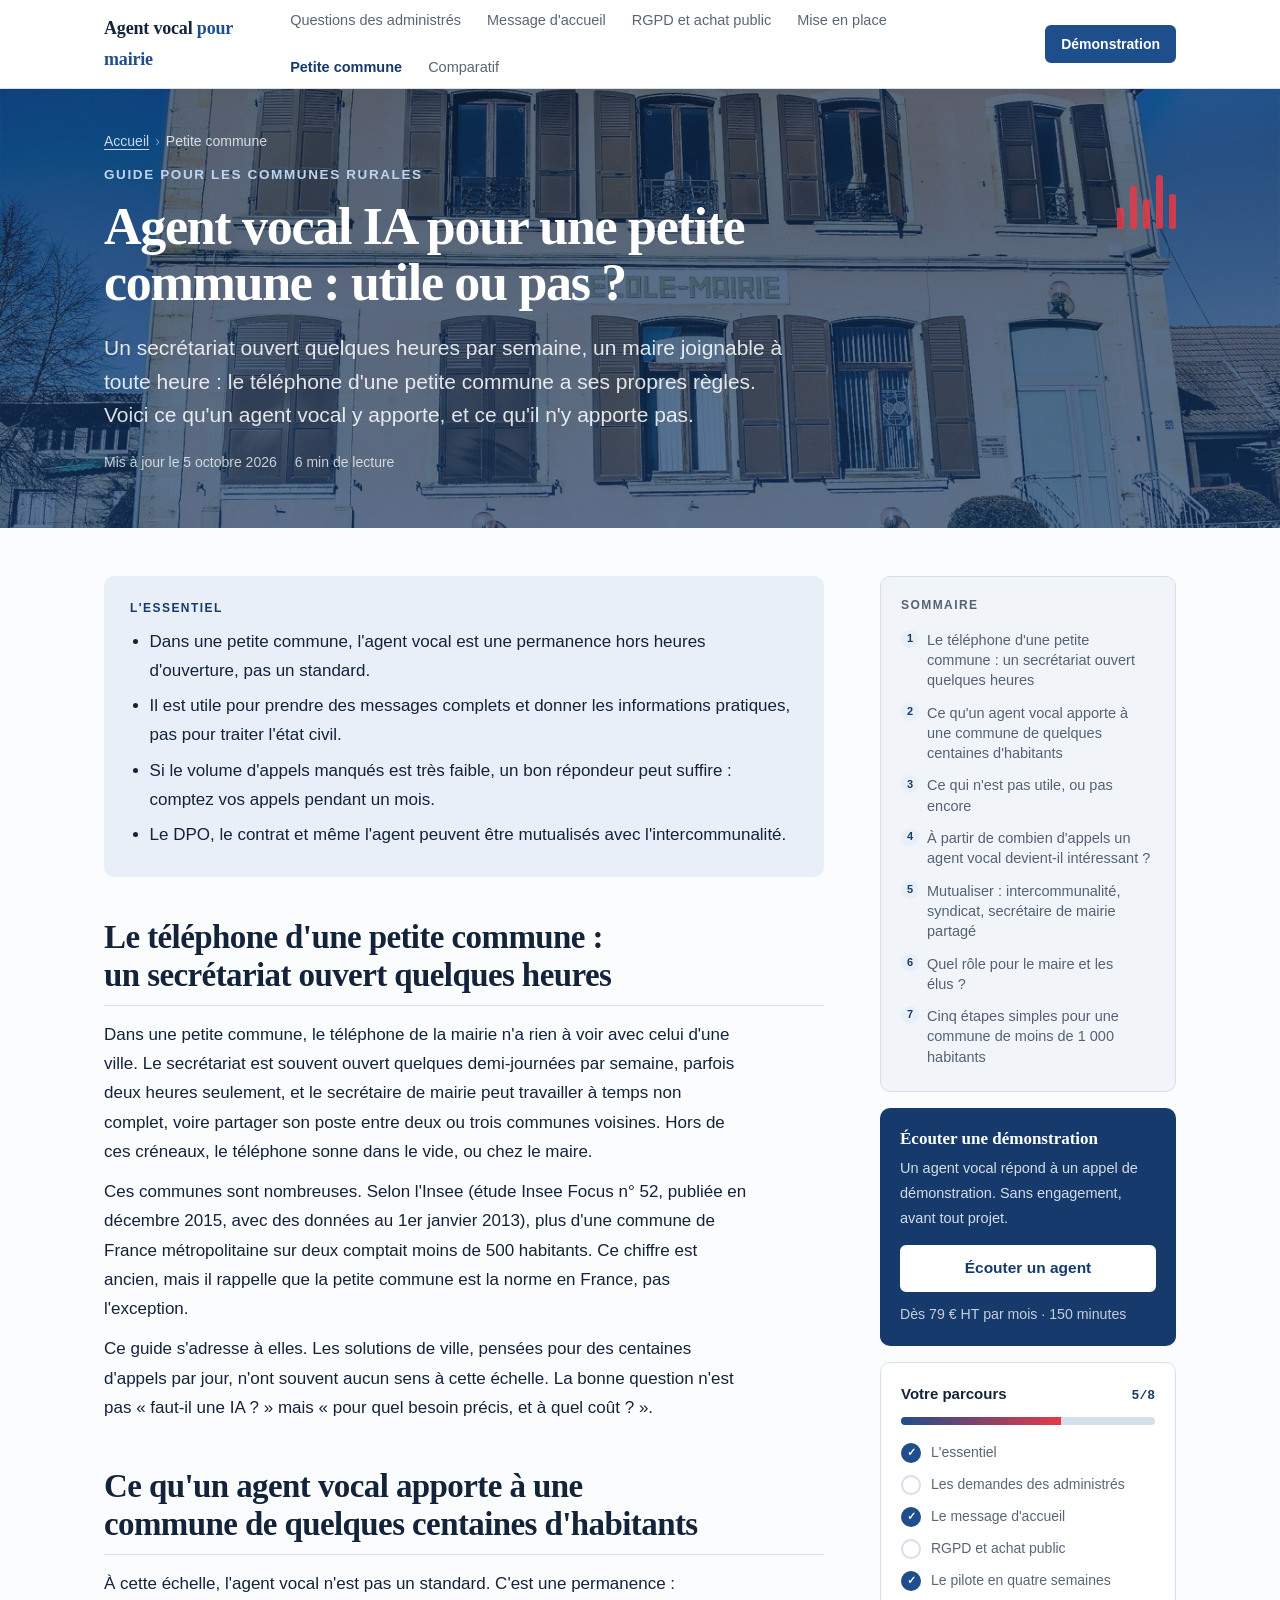
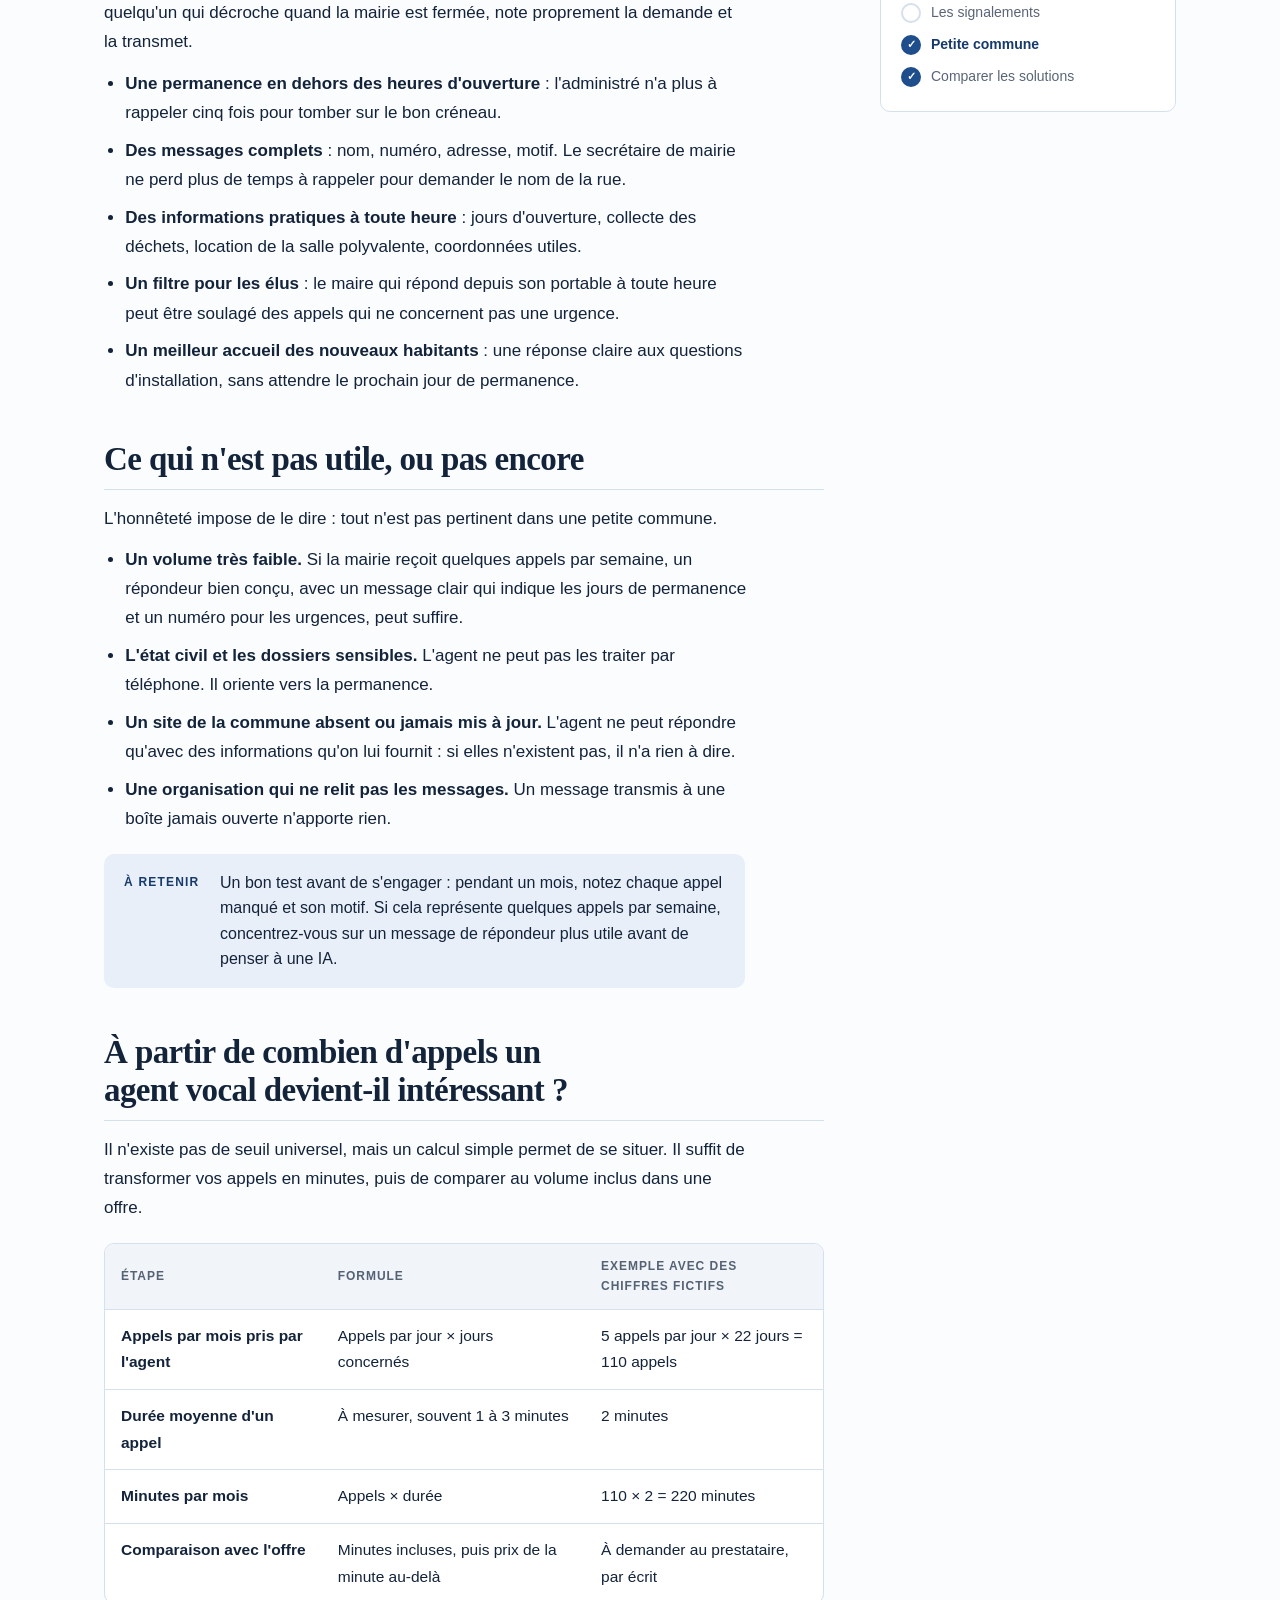
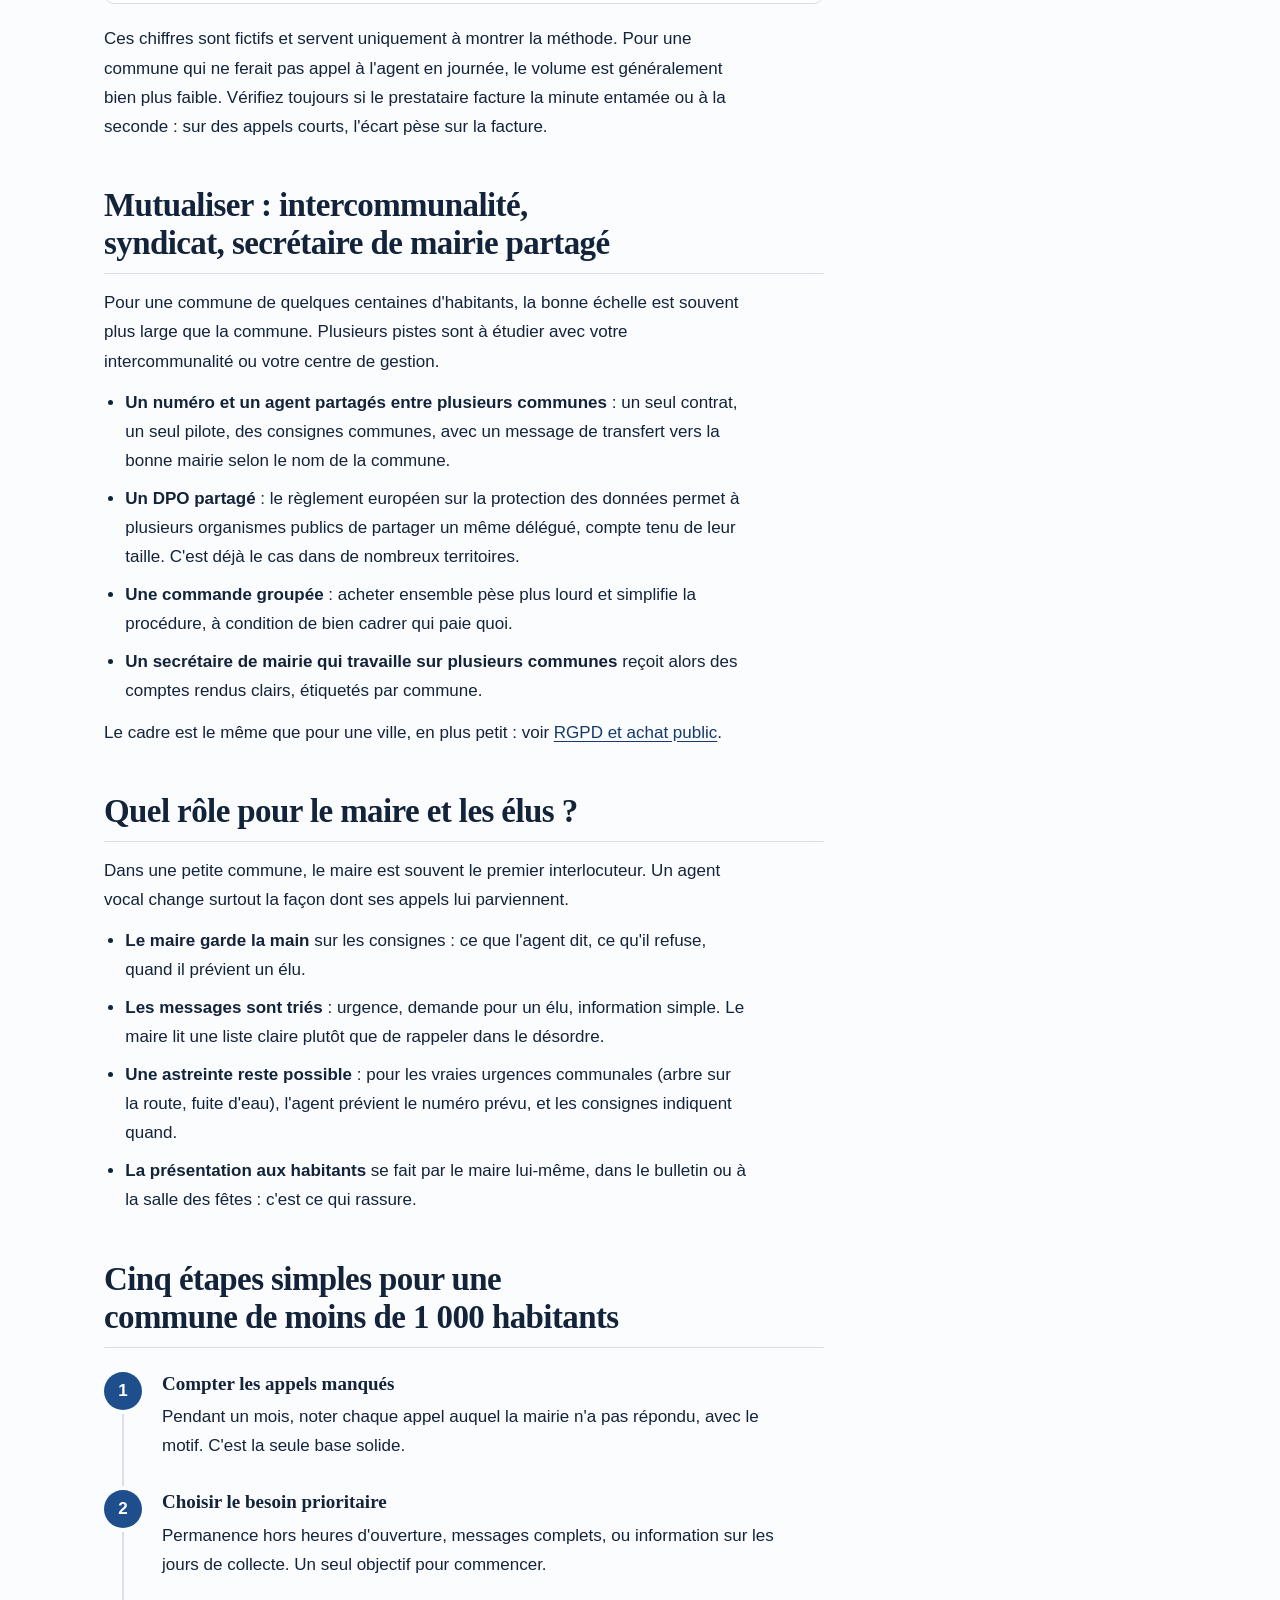
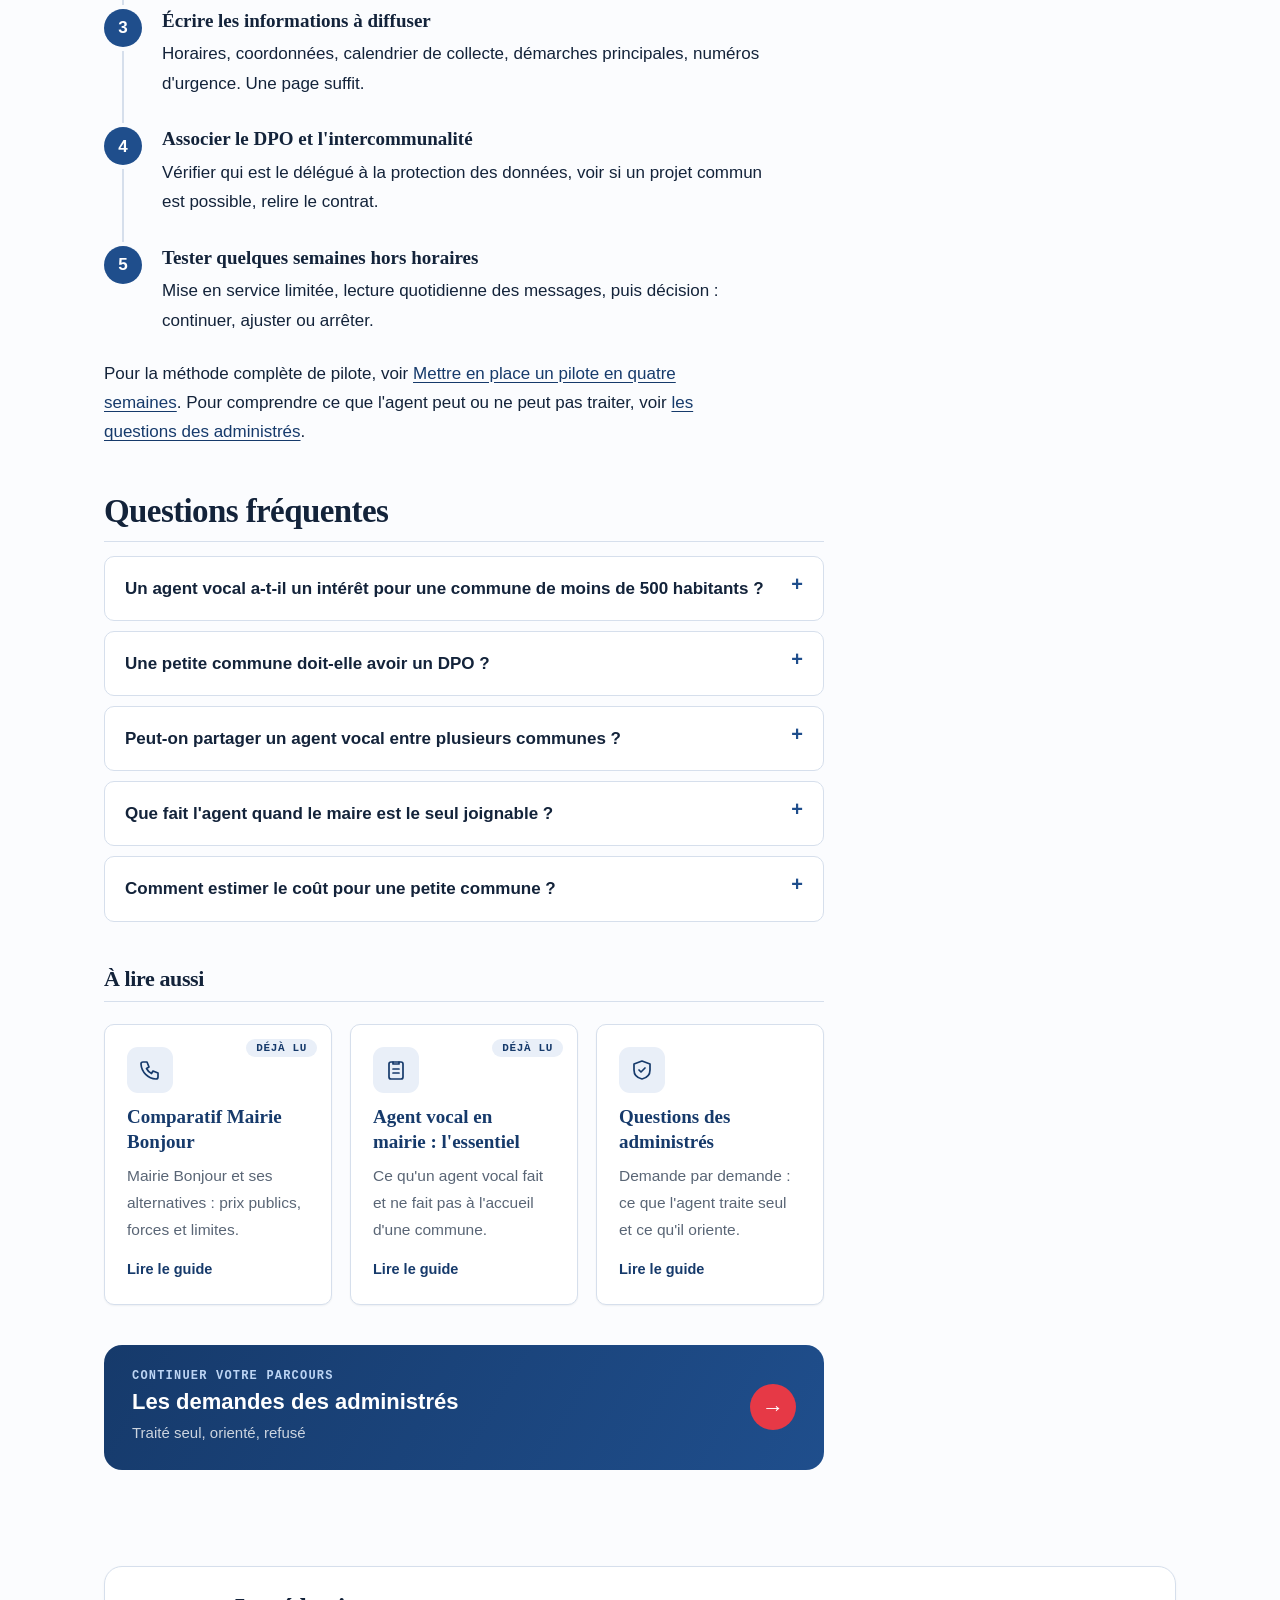
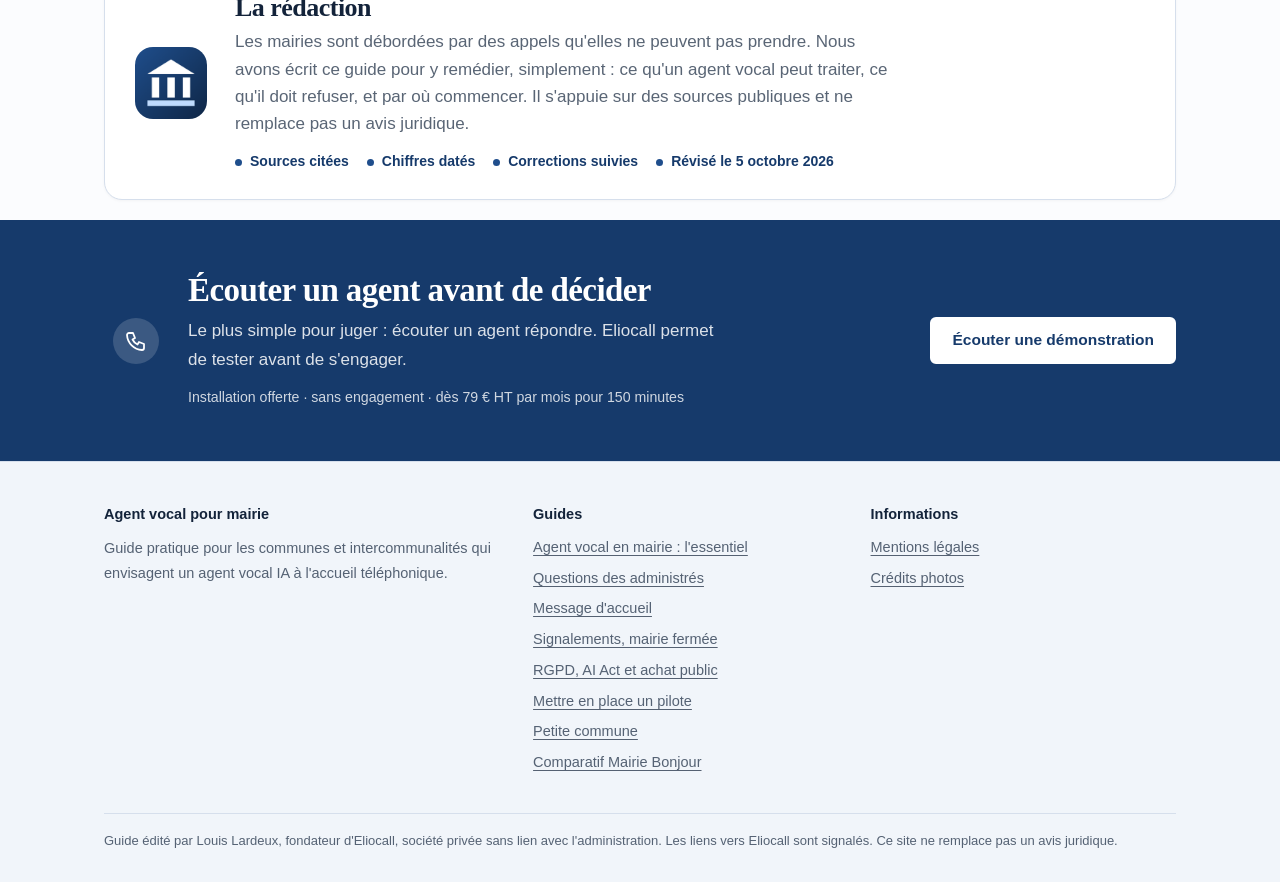
<file: petite-commune/index.html>
<!doctype html>
<html lang="fr">
<head>
<meta charset="utf-8">
<meta name="viewport" content="width=device-width, initial-scale=1">
<title>Agent vocal IA pour une petite commune : utile ?</title>
<meta name="description" content="Secrétariat ouvert quelques heures, élus au téléphone : un agent vocal IA est-il utile à une petite commune ? Usages, limites, minutes, mutualisation.">
<link rel="canonical" href="https://agent-ia-vocal-pour-mairie.fr/petite-commune/">
<meta property="og:type" content="article">
<meta property="og:locale" content="fr_FR">
<meta property="og:site_name" content="Agent vocal pour mairie">
<meta property="og:title" content="Agent vocal IA pour une petite commune : utile ?">
<meta property="og:description" content="Secrétariat ouvert quelques heures, élus au téléphone : un agent vocal IA est-il utile à une petite commune ? Usages, limites, minutes, mutualisation.">
<meta property="og:url" content="https://agent-ia-vocal-pour-mairie.fr/petite-commune/">
<meta property="og:image" content="https://agent-ia-vocal-pour-mairie.fr/og-image.png">
<meta property="og:image:width" content="1200">
<meta property="og:image:height" content="630">
<meta property="og:image:alt" content="Agent vocal pour mairie">
<meta name="twitter:card" content="summary_large_image">
<meta name="twitter:image" content="https://agent-ia-vocal-pour-mairie.fr/og-image.png">
<link rel="icon" href="/favicon.ico" sizes="48x48">
<link rel="icon" href="/favicon.svg" type="image/svg+xml">
<link rel="icon" href="/favicon-48.png" type="image/png" sizes="48x48">
<link rel="apple-touch-icon" href="/apple-touch-icon.png">
<meta name="theme-color" content="#1f4e8c">

<meta http-equiv="Content-Security-Policy" content="default-src 'self'; script-src 'self' 'unsafe-inline'; style-src 'self' 'unsafe-inline'; img-src 'self' data:; base-uri 'self'; form-action 'none'">
<meta name="referrer" content="strict-origin-when-cross-origin">
<script type="application/ld+json">{"@context": "https://schema.org", "@graph": [{"@type": "BreadcrumbList", "itemListElement": [{"@type": "ListItem", "position": 1, "name": "Accueil", "item": "https://agent-ia-vocal-pour-mairie.fr/"}, {"@type": "ListItem", "position": 2, "name": "Petite commune", "item": "https://agent-ia-vocal-pour-mairie.fr/petite-commune/"}]}, {"@type": "Article", "headline": "Agent vocal IA pour une petite commune : utile ou pas ?", "description": "Secrétariat ouvert quelques heures, élus au téléphone : un agent vocal IA est-il utile à une petite commune ? Usages, limites, minutes, mutualisation.", "inLanguage": "fr-FR", "datePublished": "2026-10-05", "dateModified": "2026-10-05", "mainEntityOfPage": "https://agent-ia-vocal-pour-mairie.fr/petite-commune/", "author": {"@type": "Organization", "name": "Agent vocal pour mairie", "url": "https://agent-ia-vocal-pour-mairie.fr"}, "publisher": {"@type": "Organization", "name": "Agent vocal pour mairie", "url": "https://agent-ia-vocal-pour-mairie.fr"}}, {"@type": "FAQPage", "mainEntity": [{"@type": "Question", "name": "Un agent vocal a-t-il un intérêt pour une commune de moins de 500 habitants ?", "acceptedAnswer": {"@type": "Answer", "text": "Parfois. Il est utile comme permanence quand le secrétariat n'est ouvert que quelques heures et que le téléphone sonne hors de ces créneaux. Si le volume est très faible, un répondeur bien conçu peut suffire. Comptez vos appels manqués pendant un mois avant de décider."}}, {"@type": "Question", "name": "Une petite commune doit-elle avoir un DPO ?", "acceptedAnswer": {"@type": "Answer", "text": "Oui. D'après la CNIL, le RGPD impose à toutes les structures publiques de désigner un délégué à la protection des données. Plusieurs organismes publics peuvent partager le même, par exemple via l'intercommunalité ou un centre de gestion."}}, {"@type": "Question", "name": "Peut-on partager un agent vocal entre plusieurs communes ?", "acceptedAnswer": {"@type": "Answer", "text": "Oui, c'est une piste intéressante. Un même agent peut être configuré pour plusieurs communes, avec des consignes communes et des messages étiquetés par commune. Cela suppose un cadre de mutualisation clair avec l'intercommunalité ou entre les mairies concernées."}}, {"@type": "Question", "name": "Que fait l'agent quand le maire est le seul joignable ?", "acceptedAnswer": {"@type": "Answer", "text": "L'agent filtre les appels, prend un message complet et ne prévient le maire que pour les situations que les consignes jugent urgentes. Pour les vraies urgences, il invite à composer le 15, le 17, le 18 ou le 112."}}, {"@type": "Question", "name": "Comment estimer le coût pour une petite commune ?", "acceptedAnswer": {"@type": "Answer", "text": "Transformez vos appels en minutes (appels par mois multipliés par la durée moyenne), puis comparez aux minutes incluses dans l'offre et au prix de la minute au-delà. Demandez toujours si la minute est facturée entamée ou à la seconde, et les frais de mise en place."}}]}]}</script>
<link rel="stylesheet" href="/style.css">
<script>(function(){var d=document.documentElement;if(window.matchMedia&&matchMedia("(prefers-reduced-motion: reduce)").matches)return;d.classList.add("m-js");setTimeout(function(){if(!window.__rvok)d.classList.add("m-show")},3500)})();</script>
</head>
<body>
<a class="m-skip" href="#contenu">Aller au contenu</a>
<div class="m-rdp" id="rdp" aria-hidden="true"><i></i></div>
<header class="m-top"><div class="m-wrap"><a class="m-brand" href="/">Agent vocal <span>pour mairie</span></a><nav class="m-nav" aria-label="Navigation"><a href="/questions-des-administres/">Questions des administrés</a><a href="/message-d-accueil-telephonique-mairie/">Message d'accueil</a><a href="/rgpd-achat-public/">RGPD et achat public</a><a href="/mise-en-place-pilote/">Mise en place</a><a href="/petite-commune/" class="m-cur">Petite commune</a><a href="/mairie-bonjour-avis-alternatives/">Comparatif</a></nav><a class="m-btn m-small" href="https://eliocall.com/?utm_source=agent-ia-vocal-pour-mairie&amp;utm_medium=guide&amp;utm_campaign=header" rel="nofollow sponsored noopener">Démonstration</a></div></header>
<main id="contenu">
<div class="m-page-head"><img class="m-pgbg" src="/img/mairie-buethwiller.jpg" alt="École-mairie de Buethwiller (Haut-Rhin)" width="1400" height="933" loading="eager" decoding="async"><div class="m-wrap"><div class="m-eq" aria-hidden="true"><i></i><i></i><i></i><i></i><i></i></div><div class="m-crumbs"><a href="/">Accueil</a><i>›</i>Petite commune</div><div class="m-kicker">Guide pour les communes rurales</div><h1>Agent vocal IA pour une petite commune&nbsp;: utile ou pas&nbsp;?</h1><p class="m-lead">Un secrétariat ouvert quelques heures par semaine, un maire joignable à toute heure&nbsp;: le téléphone d'une petite commune a ses propres règles. Voici ce qu'un agent vocal y apporte, et ce qu'il n'y apporte pas.</p><div class="m-meta"><span>Mis à jour le 5 octobre 2026</span><span>6 min de lecture</span></div></div></div>
<div class="m-wrap m-layout"><article class="m-doc"><div class="m-summary"><b>L'essentiel</b><ul><li>Dans une petite commune, l'agent vocal est une permanence hors heures d'ouverture, pas un standard.</li><li>Il est utile pour prendre des messages complets et donner les informations pratiques, pas pour traiter l'état civil.</li><li>Si le volume d'appels manqués est très faible, un bon répondeur peut suffire&nbsp;: comptez vos appels pendant un mois.</li><li>Le DPO, le contrat et même l'agent peuvent être mutualisés avec l'intercommunalité.</li></ul></div><section id="le-telephone-d-une-petite-commune-un-secretariat" class="m-rv"><h2>Le téléphone d'une petite commune&nbsp;: un secrétariat ouvert quelques heures</h2>
<p>Dans une petite commune, le téléphone de la mairie n'a rien à voir avec celui d'une ville. Le secrétariat est souvent ouvert quelques demi-journées par semaine, parfois deux heures seulement, et le secrétaire de mairie peut travailler à temps non complet, voire partager son poste entre deux ou trois communes voisines. Hors de ces créneaux, le téléphone sonne dans le vide, ou chez le maire.</p>
<p>Ces communes sont nombreuses. Selon l'Insee (étude Insee Focus n° 52, publiée en décembre 2015, avec des données au 1er janvier 2013), plus d'une commune de France métropolitaine sur deux comptait moins de 500 habitants. Ce chiffre est ancien, mais il rappelle que la petite commune est la norme en France, pas l'exception.</p>
<p>Ce guide s'adresse à elles. Les solutions de ville, pensées pour des centaines d'appels par jour, n'ont souvent aucun sens à cette échelle. La bonne question n'est pas «&nbsp;faut-il une IA&nbsp;?&nbsp;» mais «&nbsp;pour quel besoin précis, et à quel coût&nbsp;?&nbsp;».</p>
</section><section id="ce-qu-un-agent-vocal-apporte-a-une-commune-de-qu" class="m-rv"><h2>Ce qu'un agent vocal apporte à une commune de quelques centaines d'habitants</h2>
<p>À cette échelle, l'agent vocal n'est pas un standard. C'est une permanence&nbsp;: quelqu'un qui décroche quand la mairie est fermée, note proprement la demande et la transmet.</p>
<ul class="m-clean">
 <li><strong>Une permanence en dehors des heures d'ouverture</strong>&nbsp;: l'administré n'a plus à rappeler cinq fois pour tomber sur le bon créneau.</li>
 <li><strong>Des messages complets</strong>&nbsp;: nom, numéro, adresse, motif. Le secrétaire de mairie ne perd plus de temps à rappeler pour demander le nom de la rue.</li>
 <li><strong>Des informations pratiques à toute heure</strong>&nbsp;: jours d'ouverture, collecte des déchets, location de la salle polyvalente, coordonnées utiles.</li>
 <li><strong>Un filtre pour les élus</strong>&nbsp;: le maire qui répond depuis son portable à toute heure peut être soulagé des appels qui ne concernent pas une urgence.</li>
 <li><strong>Un meilleur accueil des nouveaux habitants</strong>&nbsp;: une réponse claire aux questions d'installation, sans attendre le prochain jour de permanence.</li>
</ul>
</section><section id="ce-qui-n-est-pas-utile-ou-pas-encore" class="m-rv"><h2>Ce qui n'est pas utile, ou pas encore</h2>
<p>L'honnêteté impose de le dire&nbsp;: tout n'est pas pertinent dans une petite commune.</p>
<ul class="m-clean">
 <li><strong>Un volume très faible.</strong> Si la mairie reçoit quelques appels par semaine, un répondeur bien conçu, avec un message clair qui indique les jours de permanence et un numéro pour les urgences, peut suffire.</li>
 <li><strong>L'état civil et les dossiers sensibles.</strong> L'agent ne peut pas les traiter par téléphone. Il oriente vers la permanence.</li>
 <li><strong>Un site de la commune absent ou jamais mis à jour.</strong> L'agent ne peut répondre qu'avec des informations qu'on lui fournit&nbsp;: si elles n'existent pas, il n'a rien à dire.</li>
 <li><strong>Une organisation qui ne relit pas les messages.</strong> Un message transmis à une boîte jamais ouverte n'apporte rien.</li>
</ul>
<div class="m-callout m-co-tip"><strong>À retenir</strong><div><p>Un bon test avant de s'engager&nbsp;: pendant un mois, notez chaque appel manqué et son motif. Si cela représente quelques appels par semaine, concentrez-vous sur un message de répondeur plus utile avant de penser à une IA.</p></div></div></section><section id="a-partir-de-combien-d-appels-un-agent-vocal-devi" class="m-rv"><h2>À partir de combien d'appels un agent vocal devient-il intéressant&nbsp;?</h2>
<p>Il n'existe pas de seuil universel, mais un calcul simple permet de se situer. Il suffit de transformer vos appels en minutes, puis de comparer au volume inclus dans une offre.</p>
<div class="m-tablewrap"><table><tr><th>Étape</th><th>Formule</th><th>Exemple avec des chiffres fictifs</th></tr><tr><td>Appels par mois pris par l'agent</td><td>Appels par jour × jours concernés</td><td>5 appels par jour × 22 jours = 110 appels</td></tr><tr><td>Durée moyenne d'un appel</td><td>À mesurer, souvent 1 à 3 minutes</td><td>2 minutes</td></tr><tr><td>Minutes par mois</td><td>Appels × durée</td><td>110 × 2 = 220 minutes</td></tr><tr><td>Comparaison avec l'offre</td><td>Minutes incluses, puis prix de la minute au-delà</td><td>À demander au prestataire, par écrit</td></tr></table></div>
<p>Ces chiffres sont fictifs et servent uniquement à montrer la méthode. Pour une commune qui ne ferait pas appel à l'agent en journée, le volume est généralement bien plus faible. Vérifiez toujours si le prestataire facture la minute entamée ou à la seconde&nbsp;: sur des appels courts, l'écart pèse sur la facture.</p>
</section><section id="mutualiser-intercommunalite-syndicat-secretaire-" class="m-rv"><h2>Mutualiser&nbsp;: intercommunalité, syndicat, secrétaire de mairie partagé</h2>
<p>Pour une commune de quelques centaines d'habitants, la bonne échelle est souvent plus large que la commune. Plusieurs pistes sont à étudier avec votre intercommunalité ou votre centre de gestion.</p>
<ul class="m-clean">
 <li><strong>Un numéro et un agent partagés entre plusieurs communes</strong>&nbsp;: un seul contrat, un seul pilote, des consignes communes, avec un message de transfert vers la bonne mairie selon le nom de la commune.</li>
 <li><strong>Un DPO partagé</strong>&nbsp;: le règlement européen sur la protection des données permet à plusieurs organismes publics de partager un même délégué, compte tenu de leur taille. C'est déjà le cas dans de nombreux territoires.</li>
 <li><strong>Une commande groupée</strong>&nbsp;: acheter ensemble pèse plus lourd et simplifie la procédure, à condition de bien cadrer qui paie quoi.</li>
 <li><strong>Un secrétaire de mairie qui travaille sur plusieurs communes</strong> reçoit alors des comptes rendus clairs, étiquetés par commune.</li>
</ul>
<p>Le cadre est le même que pour une ville, en plus petit&nbsp;: voir <a href="/rgpd-achat-public/" rel="noopener">RGPD et achat public</a>.</p>
</section><section id="quel-role-pour-le-maire-et-les-elus" class="m-rv"><h2>Quel rôle pour le maire et les élus&nbsp;?</h2>
<p>Dans une petite commune, le maire est souvent le premier interlocuteur. Un agent vocal change surtout la façon dont ses appels lui parviennent.</p>
<ul class="m-clean">
 <li><strong>Le maire garde la main</strong> sur les consignes&nbsp;: ce que l'agent dit, ce qu'il refuse, quand il prévient un élu.</li>
 <li><strong>Les messages sont triés</strong>&nbsp;: urgence, demande pour un élu, information simple. Le maire lit une liste claire plutôt que de rappeler dans le désordre.</li>
 <li><strong>Une astreinte reste possible</strong>&nbsp;: pour les vraies urgences communales (arbre sur la route, fuite d'eau), l'agent prévient le numéro prévu, et les consignes indiquent quand.</li>
 <li><strong>La présentation aux habitants</strong> se fait par le maire lui-même, dans le bulletin ou à la salle des fêtes&nbsp;: c'est ce qui rassure.</li>
</ul>
</section><section id="cinq-etapes-simples-pour-une-commune-de-moins-de" class="m-rv"><h2>Cinq étapes simples pour une commune de moins de 1 000 habitants</h2>
<ol class="m-steps"><li><h3>Compter les appels manqués</h3><p>Pendant un mois, noter chaque appel auquel la mairie n'a pas répondu, avec le motif. C'est la seule base solide.</p></li><li><h3>Choisir le besoin prioritaire</h3><p>Permanence hors heures d'ouverture, messages complets, ou information sur les jours de collecte. Un seul objectif pour commencer.</p></li><li><h3>Écrire les informations à diffuser</h3><p>Horaires, coordonnées, calendrier de collecte, démarches principales, numéros d'urgence. Une page suffit.</p></li><li><h3>Associer le DPO et l'intercommunalité</h3><p>Vérifier qui est le délégué à la protection des données, voir si un projet commun est possible, relire le contrat.</p></li><li><h3>Tester quelques semaines hors horaires</h3><p>Mise en service limitée, lecture quotidienne des messages, puis décision&nbsp;: continuer, ajuster ou arrêter.</p></li></ol>
<p>Pour la méthode complète de pilote, voir <a href="/mise-en-place-pilote/" rel="noopener">Mettre en place un pilote en quatre semaines</a>. Pour comprendre ce que l'agent peut ou ne peut pas traiter, voir <a href="/questions-des-administres/" rel="noopener">les questions des administrés</a>.</p>
</section><section id="questions" class="m-rv"><h2>Questions fréquentes</h2><details><summary>Un agent vocal a-t-il un intérêt pour une commune de moins de 500 habitants&nbsp;?</summary><p>Parfois. Il est utile comme permanence quand le secrétariat n'est ouvert que quelques heures et que le téléphone sonne hors de ces créneaux. Si le volume est très faible, un répondeur bien conçu peut suffire. Comptez vos appels manqués pendant un mois avant de décider.</p></details><details><summary>Une petite commune doit-elle avoir un DPO&nbsp;?</summary><p>Oui. D'après la CNIL, le RGPD impose à toutes les structures publiques de désigner un délégué à la protection des données. Plusieurs organismes publics peuvent partager le même, par exemple via l'intercommunalité ou un centre de gestion.</p></details><details><summary>Peut-on partager un agent vocal entre plusieurs communes&nbsp;?</summary><p>Oui, c'est une piste intéressante. Un même agent peut être configuré pour plusieurs communes, avec des consignes communes et des messages étiquetés par commune. Cela suppose un cadre de mutualisation clair avec l'intercommunalité ou entre les mairies concernées.</p></details><details><summary>Que fait l'agent quand le maire est le seul joignable&nbsp;?</summary><p>L'agent filtre les appels, prend un message complet et ne prévient le maire que pour les situations que les consignes jugent urgentes. Pour les vraies urgences, il invite à composer le 15, le 17, le 18 ou le 112.</p></details><details><summary>Comment estimer le coût pour une petite commune&nbsp;?</summary><p>Transformez vos appels en minutes (appels par mois multipliés par la durée moyenne), puis comparez aux minutes incluses dans l'offre et au prix de la minute au-delà. Demandez toujours si la minute est facturée entamée ou à la seconde, et les frais de mise en place.</p></details></section><div class="m-related"><h2>À lire aussi</h2><div class="m-cards m-cols3"><a class="m-card" href="/mairie-bonjour-avis-alternatives/"><span class="m-ico" aria-hidden="true"><svg viewBox="0 0 24 24" width="24" height="24" fill="none" stroke="currentColor" stroke-width="1.7" stroke-linecap="round" stroke-linejoin="round"><path d="M5 4h4l2 5-2.5 1.5a11 11 0 0 0 5 5L15 13l5 2v4a2 2 0 0 1-2 2A16 16 0 0 1 3 6a2 2 0 0 1 2-2z"/></svg></span><h3>Comparatif Mairie Bonjour</h3><p>Mairie Bonjour et ses alternatives&nbsp;: prix publics, forces et limites.</p><span class="m-more">Lire le guide</span></a><a class="m-card" href="/"><span class="m-ico" aria-hidden="true"><svg viewBox="0 0 24 24" width="24" height="24" fill="none" stroke="currentColor" stroke-width="1.7" stroke-linecap="round" stroke-linejoin="round"><rect x="5" y="4" width="14" height="17" rx="2"/><path d="M9 4v2h6V4M9 11h6M9 15h6"/></svg></span><h3>Agent vocal en mairie&nbsp;: l'essentiel</h3><p>Ce qu'un agent vocal fait et ne fait pas à l'accueil d'une commune.</p><span class="m-more">Lire le guide</span></a><a class="m-card" href="/questions-des-administres/"><span class="m-ico" aria-hidden="true"><svg viewBox="0 0 24 24" width="24" height="24" fill="none" stroke="currentColor" stroke-width="1.7" stroke-linecap="round" stroke-linejoin="round"><path d="M12 3l8 3v6c0 5-3.5 8-8 9-4.5-1-8-4-8-9V6z"/><path d="M9 12l2 2 4-4"/></svg></span><h3>Questions des administrés</h3><p>Demande par demande&nbsp;: ce que l'agent traite seul et ce qu'il oriente.</p><span class="m-more">Lire le guide</span></a></div></div><div id="nx-box" hidden></div></article><aside class="m-side"><nav class="m-toc" aria-label="Sommaire"><b>Sommaire</b><ol><li><a href="#le-telephone-d-une-petite-commune-un-secretariat">Le téléphone d'une petite commune&nbsp;: un secrétariat ouvert quelques heures</a></li><li><a href="#ce-qu-un-agent-vocal-apporte-a-une-commune-de-qu">Ce qu'un agent vocal apporte à une commune de quelques centaines d'habitants</a></li><li><a href="#ce-qui-n-est-pas-utile-ou-pas-encore">Ce qui n'est pas utile, ou pas encore</a></li><li><a href="#a-partir-de-combien-d-appels-un-agent-vocal-devi">À partir de combien d'appels un agent vocal devient-il intéressant&nbsp;?</a></li><li><a href="#mutualiser-intercommunalite-syndicat-secretaire-">Mutualiser&nbsp;: intercommunalité, syndicat, secrétaire de mairie partagé</a></li><li><a href="#quel-role-pour-le-maire-et-les-elus">Quel rôle pour le maire et les élus&nbsp;?</a></li><li><a href="#cinq-etapes-simples-pour-une-commune-de-moins-de">Cinq étapes simples pour une commune de moins de 1 000 habitants</a></li></ol></nav><div class="m-sidecta"><b>Écouter une démonstration</b><p>Un agent vocal répond à un appel de démonstration. Sans engagement, avant tout projet.</p><a class="m-btn" href="https://eliocall.com/?utm_source=agent-ia-vocal-pour-mairie&utm_medium=guide&utm_campaign=ecouter#hero-form" rel="nofollow sponsored noopener">Écouter un agent</a><small style="display:block;margin-top:10px;opacity:.75">Dès 79 € HT par mois · 150 minutes</small></div><div id="jr-box" hidden></div></aside></div>
<section class="m-rdn" id="redaction"><div class="m-wrap"><div class="m-rdc"><img class="m-rdm" src="/icon-192.png" alt="Logo de la rédaction" width="72" height="72" loading="lazy" decoding="async"><div><h2>La rédaction</h2><p>Les mairies sont débordées par des appels qu'elles ne peuvent pas prendre. Nous avons écrit ce guide pour y remédier, simplement&nbsp;: ce qu'un agent vocal peut traiter, ce qu'il doit refuser, et par où commencer. Il s'appuie sur des sources publiques et ne remplace pas un avis juridique.</p><ul><li>Sources citées</li><li>Chiffres datés</li><li>Corrections suivies</li><li>Révisé le 5 octobre 2026</li></ul></div></div></div></section>
<div class="m-band"><div class="m-wrap"><div><div class="m-rg" aria-hidden="true"><span></span><span></span><span></span><b><svg viewBox="0 0 24 24" width="24" height="24" fill="none" stroke="#fff" stroke-width="1.8" stroke-linecap="round" stroke-linejoin="round"><path d="M5 4h4l2 5-2.5 1.5a11 11 0 0 0 5 5L15 13l5 2v4a2 2 0 0 1-2 2A16 16 0 0 1 3 6a2 2 0 0 1 2-2z"/></svg></b></div><div><h2>Écouter un agent avant de décider</h2><p>Le plus simple pour juger&nbsp;: écouter un agent répondre. Eliocall permet de tester avant de s'engager.</p><small style="display:block;margin-top:10px;opacity:.8">Installation offerte · sans engagement · dès 79 € HT par mois pour 150 minutes</small></div></div><a class="m-btn" href="https://eliocall.com/?utm_source=agent-ia-vocal-pour-mairie&amp;utm_medium=guide&amp;utm_campaign=mairie-petite-commune" rel="nofollow sponsored noopener">Écouter une démonstration</a></div></div>
</main>
<footer class="m-foot"><div class="m-wrap"><div><b>Agent vocal <span>pour mairie</span></b><p>Guide pratique pour les communes et intercommunalités qui envisagent un agent vocal IA à l'accueil téléphonique.</p></div><div><b>Guides</b><ul><li><a href="/">Agent vocal en mairie&nbsp;: l'essentiel</a></li><li><a href="/questions-des-administres/">Questions des administrés</a></li><li><a href="/message-d-accueil-telephonique-mairie/">Message d'accueil</a></li><li><a href="/signalement-mairie-fermee/">Signalements, mairie fermée</a></li><li><a href="/rgpd-achat-public/">RGPD, AI Act et achat public</a></li><li><a href="/mise-en-place-pilote/">Mettre en place un pilote</a></li><li><a href="/petite-commune/">Petite commune</a></li><li><a href="/mairie-bonjour-avis-alternatives/">Comparatif Mairie Bonjour</a></li></ul></div><div><b>Informations</b><ul><li><a href="/mentions-legales/">Mentions légales</a></li><li><a href="/mentions-legales/#credits-photos">Crédits photos</a></li></ul></div><div class="m-small">Guide édité par Louis Lardeux, fondateur d'Eliocall, société privée sans lien avec l'administration. Les liens vers Eliocall sont signalés. Ce site ne remplace pas un avis juridique.</div></div></footer>
<script>(function(){var P="m-",d=document;if(window.matchMedia&&matchMedia("(prefers-reduced-motion: reduce)").matches)return;window.__rvok=1;
var rd=d.getElementById("rdp"),bar=rd&&rd.firstElementChild,top=d.querySelector("."+P+"top"),tk=false;
function onS(){tk=false;var h=d.documentElement,max=h.scrollHeight-h.clientHeight,y=window.pageYOffset||h.scrollTop;if(bar&&max>0)bar.style.transform="scaleX("+Math.min(1,y/max)+")";if(top){if(y>8)top.classList.add(P+"sc");else top.classList.remove(P+"sc")}}
window.addEventListener("scroll",function(){if(!tk){tk=true;requestAnimationFrame(onS)}},{passive:true});onS();
var ap=[].slice.call(d.querySelectorAll("[data-ap]"));if("IntersectionObserver" in window){var ao=new IntersectionObserver(function(es){es.forEach(function(e){if(e.isIntersecting)e.target.removeAttribute("data-off");else e.target.setAttribute("data-off","1")})},{rootMargin:"80px"});ap.forEach(function(el){ao.observe(el)})}
var rv=[].slice.call(d.querySelectorAll("."+P+"rv"));
if("IntersectionObserver" in window){var io=new IntersectionObserver(function(es){es.forEach(function(e){if(e.isIntersecting){e.target.classList.add(P+"in");io.unobserve(e.target)}})},{threshold:.06,rootMargin:"0px 0px -5% 0px"});rv.forEach(function(el){io.observe(el)})}else{rv.forEach(function(el){el.classList.add(P+"in")})}
var links=[].slice.call(d.querySelectorAll("."+P+"toc a")),map={};links.forEach(function(a){map[a.getAttribute("href").slice(1)]=a});
if("IntersectionObserver" in window&&links.length){var so=new IntersectionObserver(function(es){es.forEach(function(e){if(e.isIntersecting){links.forEach(function(a){a.classList.remove(P+"act")});var a=map[e.target.id];if(a)a.classList.add(P+"act")}})},{rootMargin:"-18% 0px -70% 0px"});[].slice.call(d.querySelectorAll("."+P+"doc section[id]")).forEach(function(x){so.observe(x)})}
})();</script>

<div id="stk" role="complementary" aria-label="Écouter un agent vocal"><a href="https://eliocall.com/?utm_source=agent-ia-vocal-pour-mairie&utm_medium=guide&utm_campaign=ecouter#hero-form" rel="nofollow sponsored noopener"><span class="m-w" aria-hidden="true"><i></i><i></i><i></i><i></i></span><span><b>Écouter un agent en démonstration</b><small>Sur eliocall.com</small></span></a><button type="button" id="stk-x" aria-label="Masquer">×</button></div>
<script>(function(){
var $=function(i){return document.getElementById(i)},KS="mai-seen-v1",KR="mai-last-v1",CUR=location.pathname.replace(/index\.html$/,""),J=[["/", "L'essentiel", "Ce que fait et ne fait pas un agent vocal"], ["/questions-des-administres/", "Les demandes des administrés", "Traité seul, orienté, refusé"], ["/message-d-accueil-telephonique-mairie/", "Le message d'accueil", "17 modèles à copier"], ["/rgpd-achat-public/", "RGPD et achat public", "Responsabilités, article 50, marché"], ["/mise-en-place-pilote/", "Le pilote en quatre semaines", "Calendrier, périmètre, indicateurs"], ["/signalement-mairie-fermee/", "Les signalements", "Mairie fermée, rien ne se perd"], ["/petite-commune/", "Petite commune", "Utile ou non, mutualiser"], ["/mairie-bonjour-avis-alternatives/", "Comparer les solutions", "Prix publics, forces, limites"]],HEAR="https://eliocall.com/?utm_source=agent-ia-vocal-pour-mairie&utm_medium=guide&utm_campaign=ecouter#hero-form";
var seen={};try{seen=JSON.parse(localStorage.getItem(KS)||"{}")}catch(e){}seen[CUR]=1;try{localStorage.setItem(KS,JSON.stringify(seen))}catch(e){}
function n(){return J.filter(function(x){return seen[x[0]]}).length}
/* parcours dans la colonne latérale */
var jr=$("jr-box");if(jr){var h=document.createElement("h4"),t=document.createElement("strong");t.textContent="Votre parcours";var c=document.createElement("span");c.textContent=n()+"/"+J.length;h.appendChild(t);h.appendChild(c);jr.appendChild(h);
var pr=document.createElement("div");pr.setAttribute("data-pr","");var bar=document.createElement("i");pr.appendChild(bar);jr.appendChild(pr);var ol=document.createElement("ol");
J.forEach(function(x,i){var li=document.createElement("li"),a=document.createElement("a");a.href=x[0];if(x[0]===CUR)a.setAttribute("aria-current","page");if(seen[x[0]])a.setAttribute("data-seen","1");var em=document.createElement("em");em.textContent=seen[x[0]]?"✓":(i+1);a.appendChild(em);a.appendChild(document.createTextNode(x[1]));li.appendChild(a);ol.appendChild(li)});jr.appendChild(ol);jr.hidden=false;setTimeout(function(){bar.style.width=Math.round(100*n()/J.length)+"%"},60)}
/* badges « déjà lu » sur les cartes */
[].slice.call(document.querySelectorAll("a[href^='/']")).forEach(function(a){var p=a.getAttribute("href").split("#")[0];if(a.className&&/card/.test(a.className)){a.setAttribute("data-card","");if(seen[p]&&p!==CUR)a.setAttribute("data-seen","1")}});
/* suite de lecture */
var nx=$("nx-box");if(nx){var idx=-1;J.forEach(function(x,i){if(x[0]===CUR)idx=i});var nxt=null;for(var k=1;k<=J.length;k++){var c2=J[(idx+k)%J.length];if(!seen[c2[0]]){nxt=c2;break}}
var a=document.createElement("a");if(nxt){a.href=nxt[0];a.innerHTML="<div><small>Continuer votre parcours</small><strong></strong><span></span></div><b>→</b>";a.querySelector("strong").textContent=nxt[1];a.querySelector("span").textContent=nxt[2]}
else{a.href=HEAR;a.rel="nofollow sponsored noopener";a.innerHTML="<div><small>Parcours terminé</small><strong>Passez de la théorie à l'écoute</strong><span>Entendez un agent vocal Eliocall répondre à votre place.</span></div><b>→</b>"}
nx.appendChild(a);nx.hidden=false}
/* bouton flottant */
var stk=$("stk");try{if(sessionStorage.getItem("mai-stk-x"))stk.hidden=true}catch(e){}
$("stk-x").addEventListener("click",function(){stk.hidden=true;try{sessionStorage.setItem("mai-stk-x","1")}catch(e){}});
function onScroll(){var y=window.pageYOffset,max=document.documentElement.scrollHeight-innerHeight;var tt=$("rs-toast");if(tt&&y>300)tt.removeAttribute("data-show");if(y>700&&y<max-420)stk.setAttribute("data-show","");else stk.removeAttribute("data-show")}
window.addEventListener("scroll",function(){requestAnimationFrame(onScroll)},{passive:true});onScroll();
/* reprendre la lecture */
var secs=[].slice.call(document.querySelectorAll("section[id]")).filter(function(s){return s.id!=="demo"&&s.querySelector("h2")}),tk=0;
function save(){var best=null;secs.forEach(function(s){var r=s.getBoundingClientRect();if(r.top<innerHeight*.45)best=s});if(!best||window.pageYOffset<500)return;try{localStorage.setItem(KR,JSON.stringify({p:CUR,id:best.id,h:best.querySelector("h2").textContent.replace(/\s+/g," ").trim(),t:Date.now()}))}catch(e){}}
window.addEventListener("scroll",function(){clearTimeout(tk);tk=setTimeout(save,700)},{passive:true});
try{var last=JSON.parse(localStorage.getItem(KR)||"null");if(last&&Date.now()-last.t<14*864e5&&window.pageYOffset<200&&!location.hash){var tg=last.p===CUR?document.getElementById(last.id):null;if(last.p!==CUR||tg){var ts=document.createElement("div");ts.id="rs-toast";ts.setAttribute("role","status");var p=document.createElement("p");p.textContent=(last.p===CUR?"Reprendre à « ":"Reprendre votre lecture : « ")+last.h.slice(0,70)+" »";ts.appendChild(p);
var go=document.createElement(last.p===CUR?"button":"a");go.textContent="Reprendre";if(last.p===CUR){go.type="button";go.addEventListener("click",function(){tg.scrollIntoView({behavior:"smooth",block:"start"});ts.removeAttribute("data-show")})}else{go.href=last.p+"#"+last.id}ts.appendChild(go);
var no=document.createElement("button");no.type="button";no.setAttribute("data-no","");no.textContent="Non merci";no.addEventListener("click",function(){ts.removeAttribute("data-show");try{localStorage.removeItem(KR)}catch(e){}});ts.appendChild(no);document.body.appendChild(ts);setTimeout(function(){ts.setAttribute("data-show","")},1400);setTimeout(function(){ts.removeAttribute("data-show")},14000)}}}catch(e){}
})();</script>

</body>
</html>
</file>
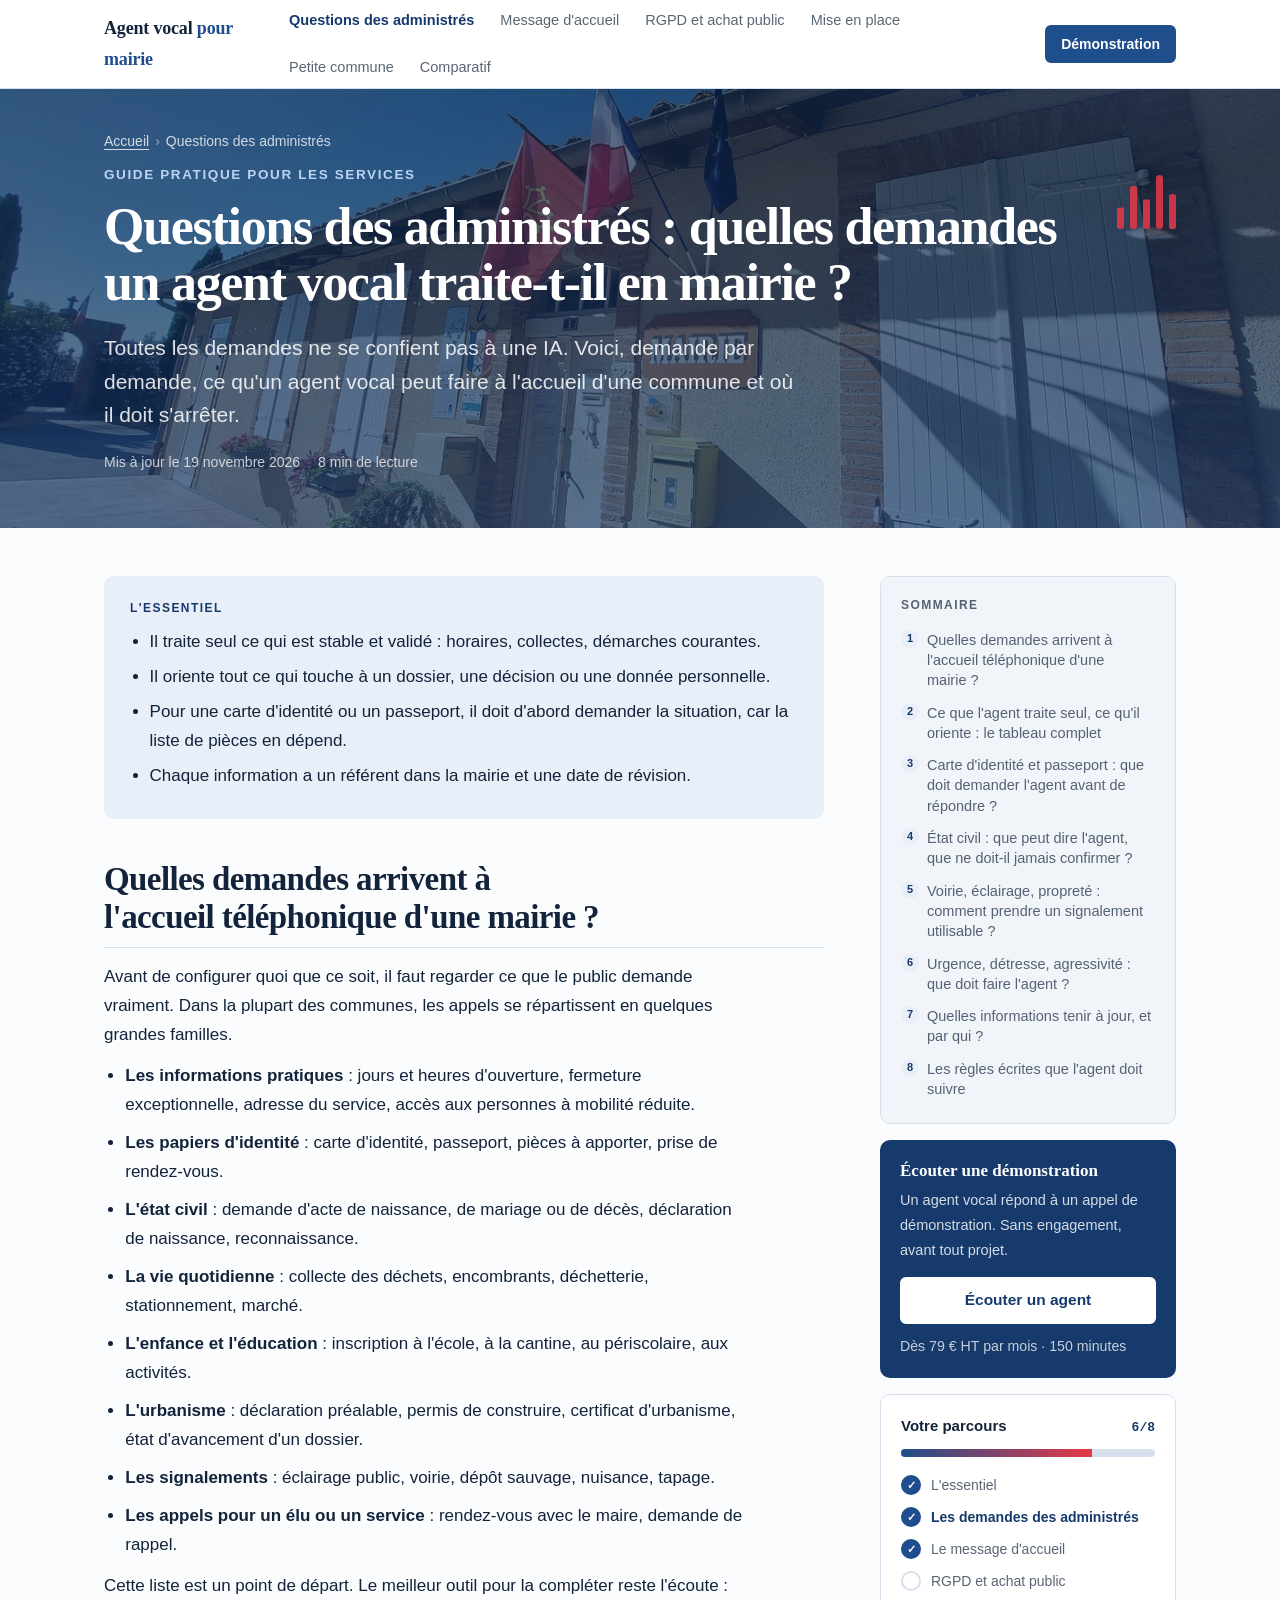
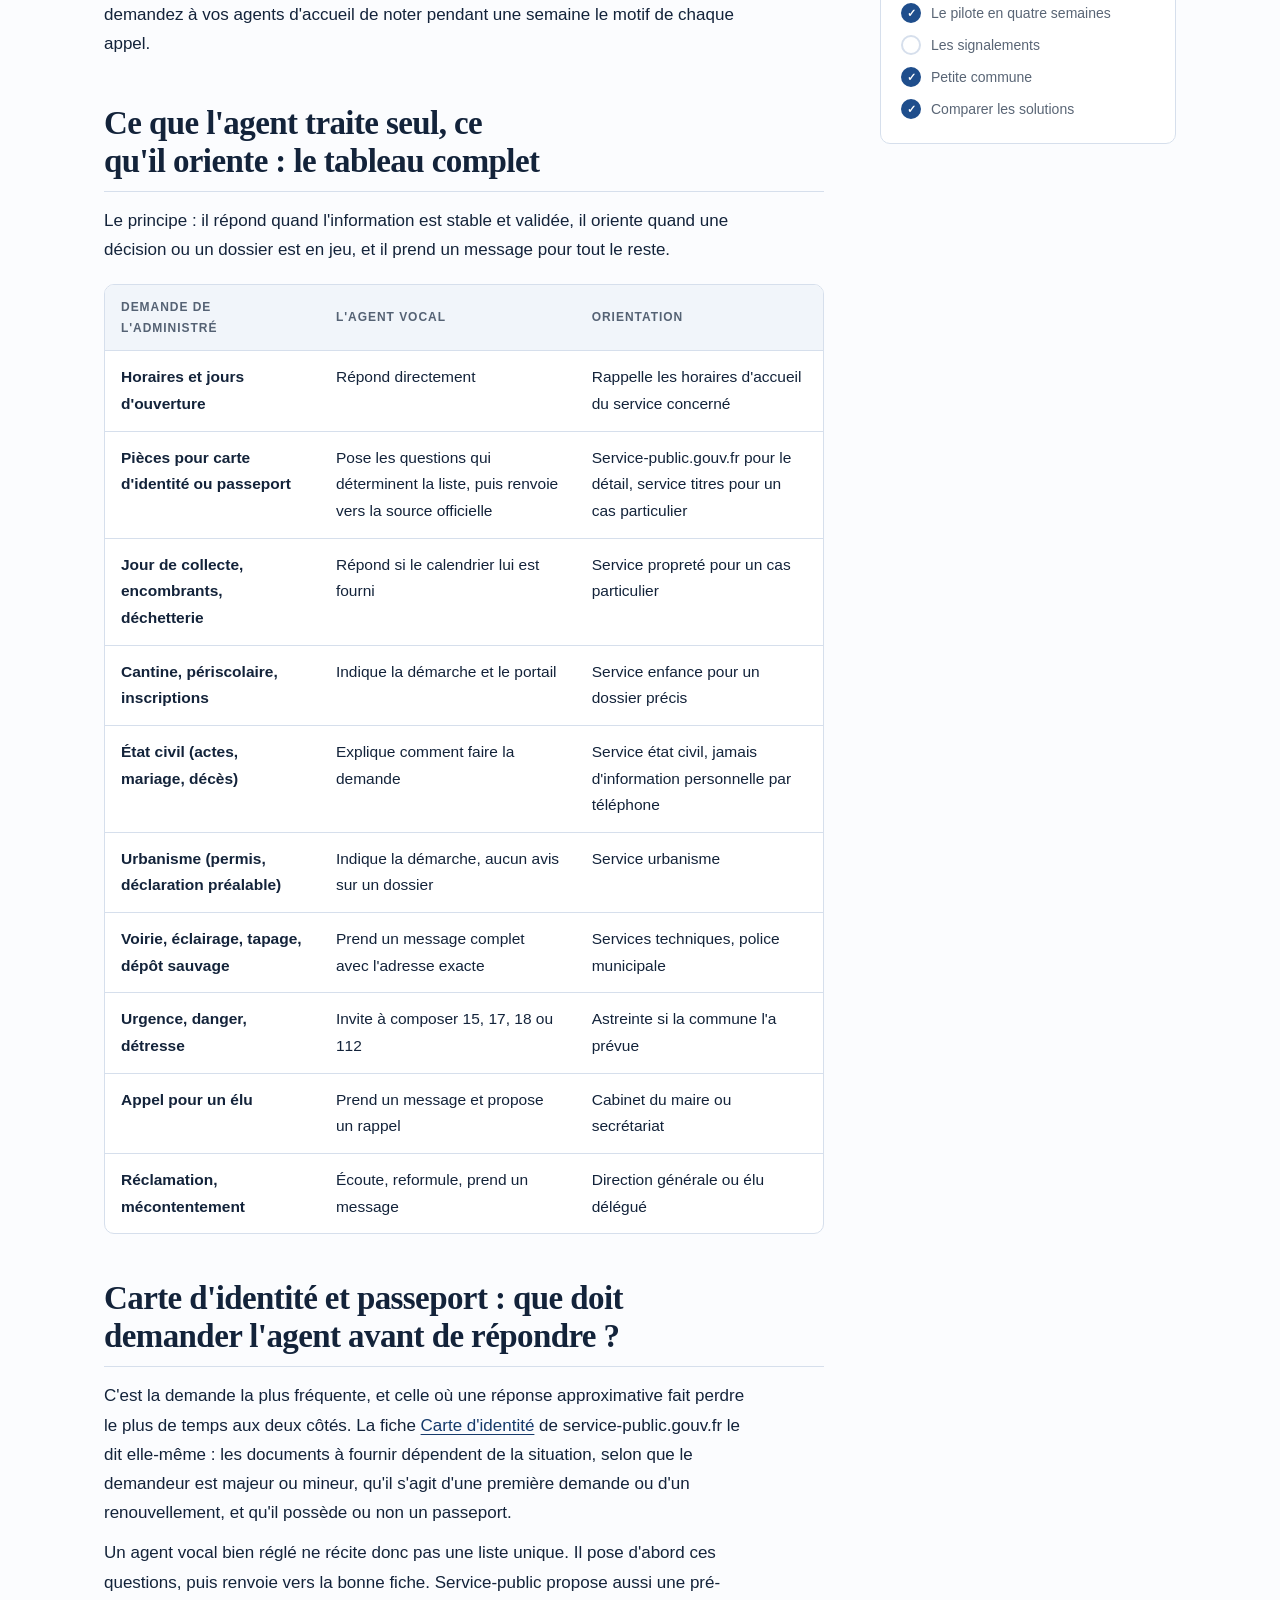
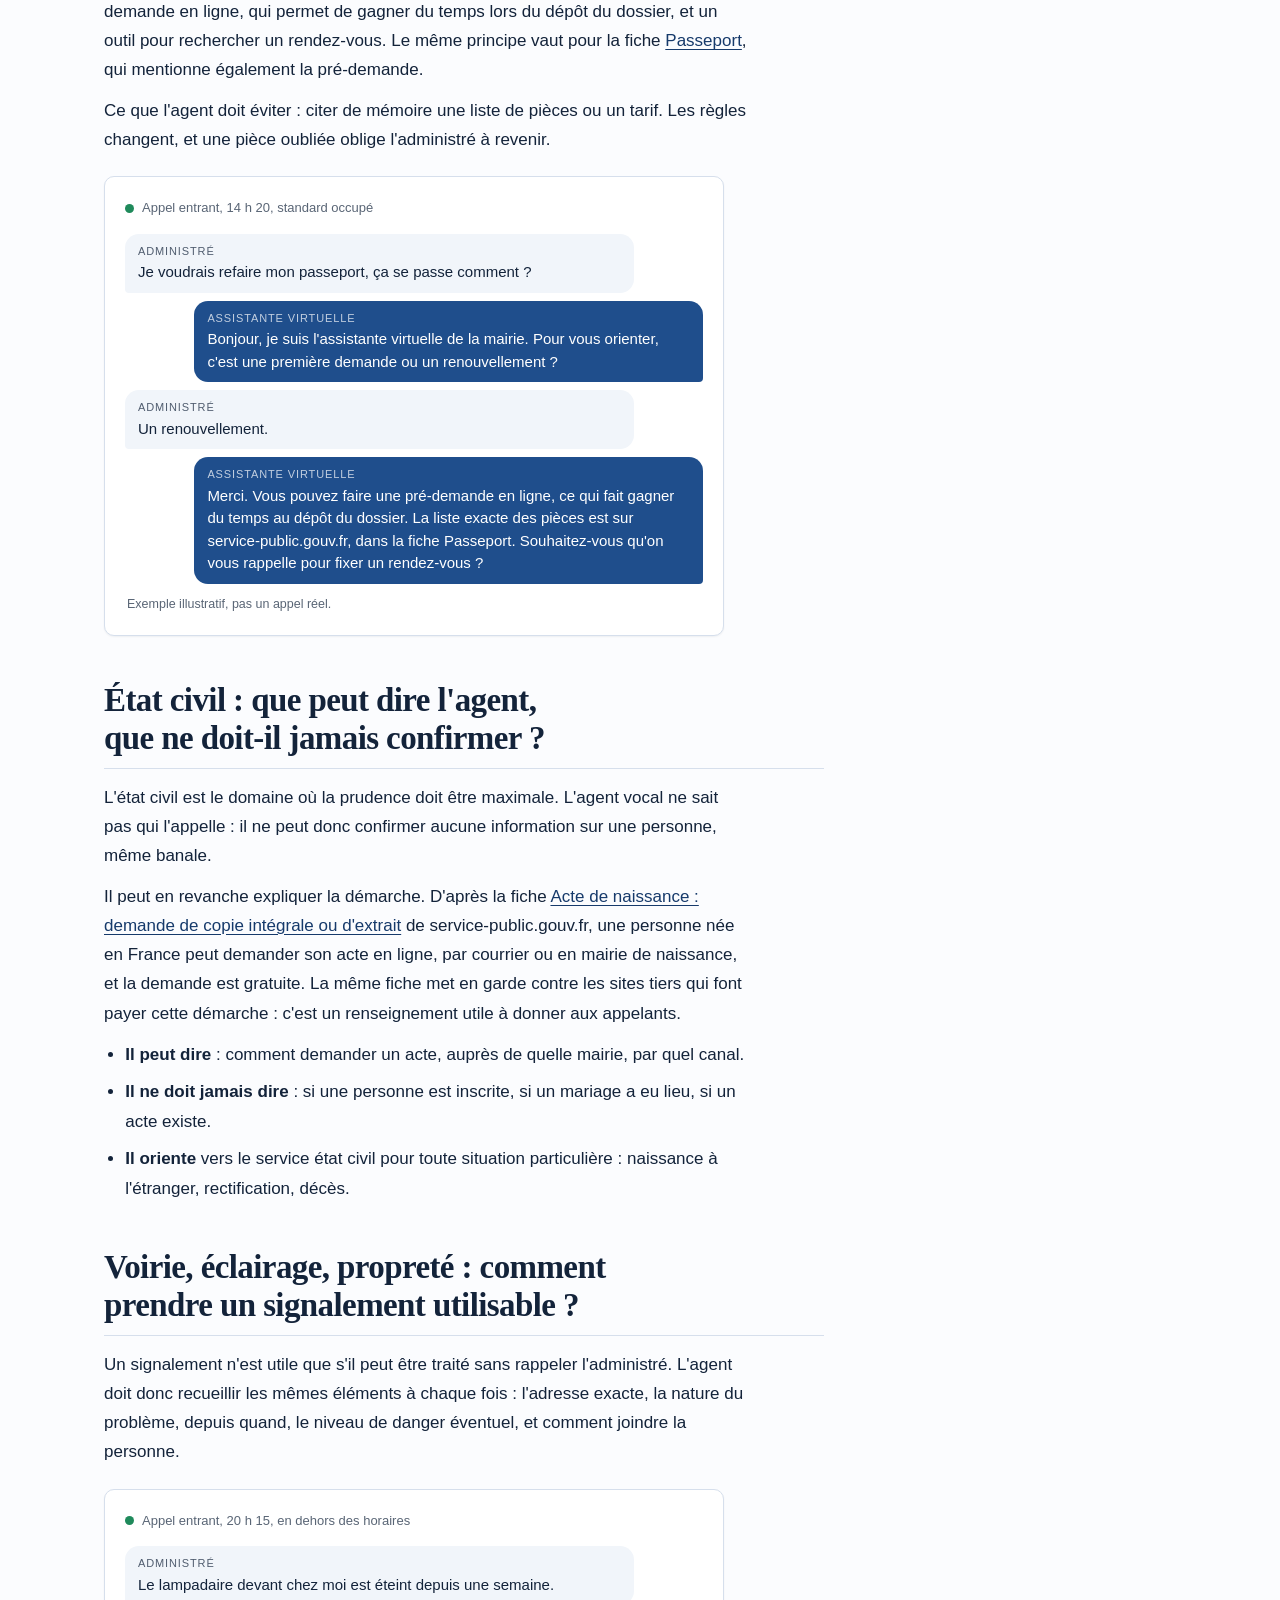
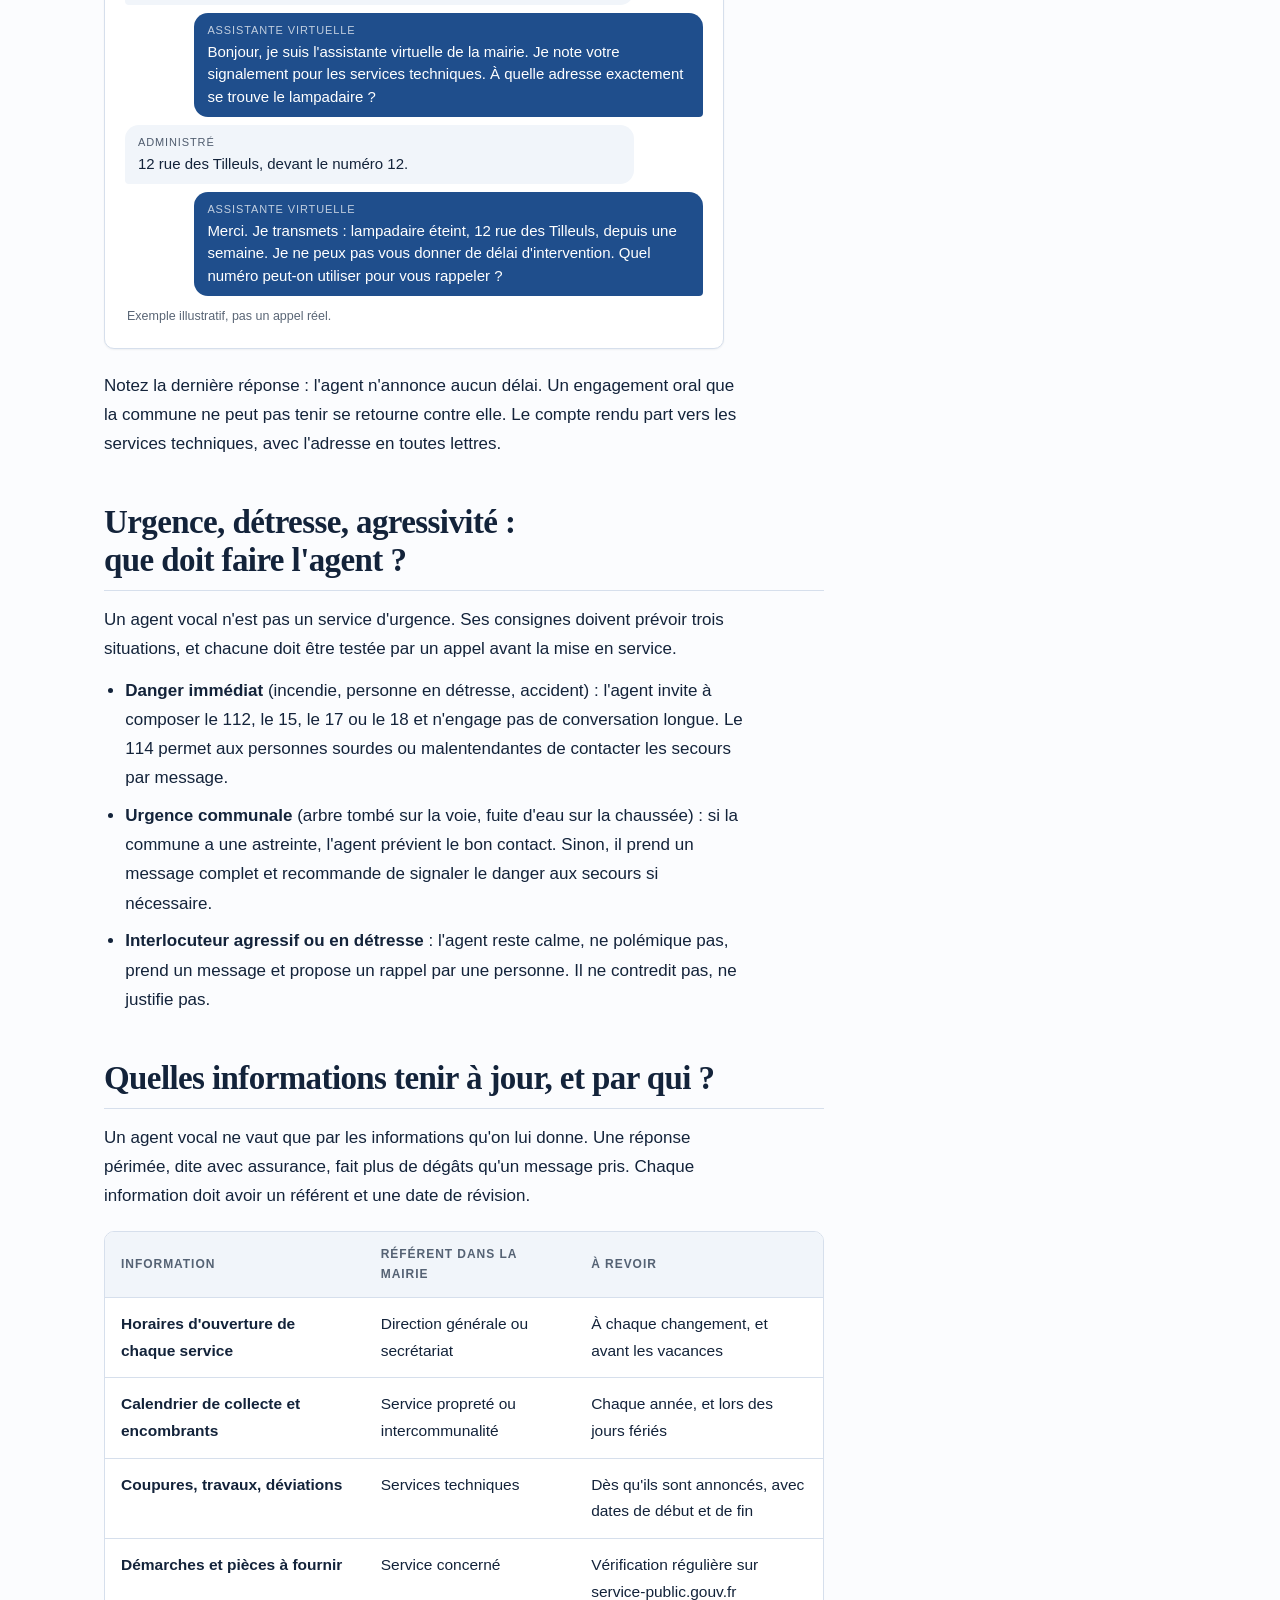
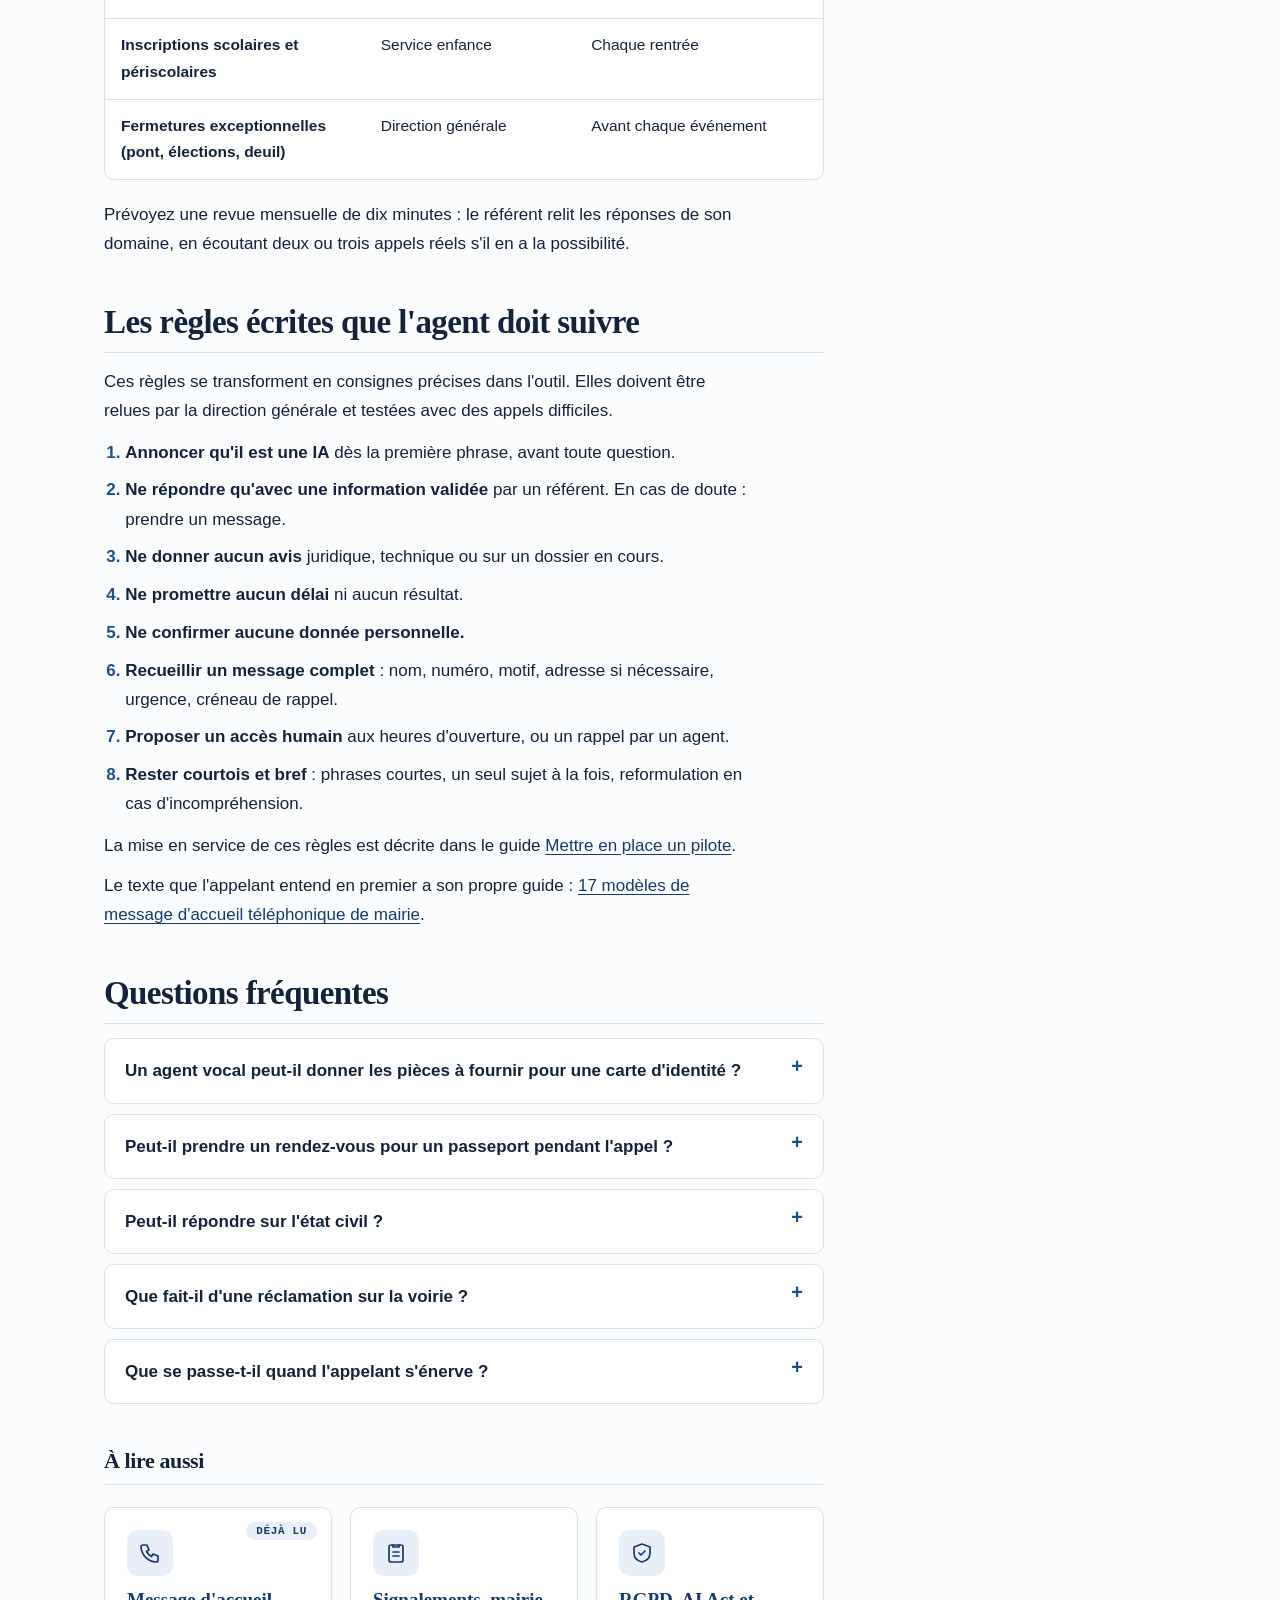
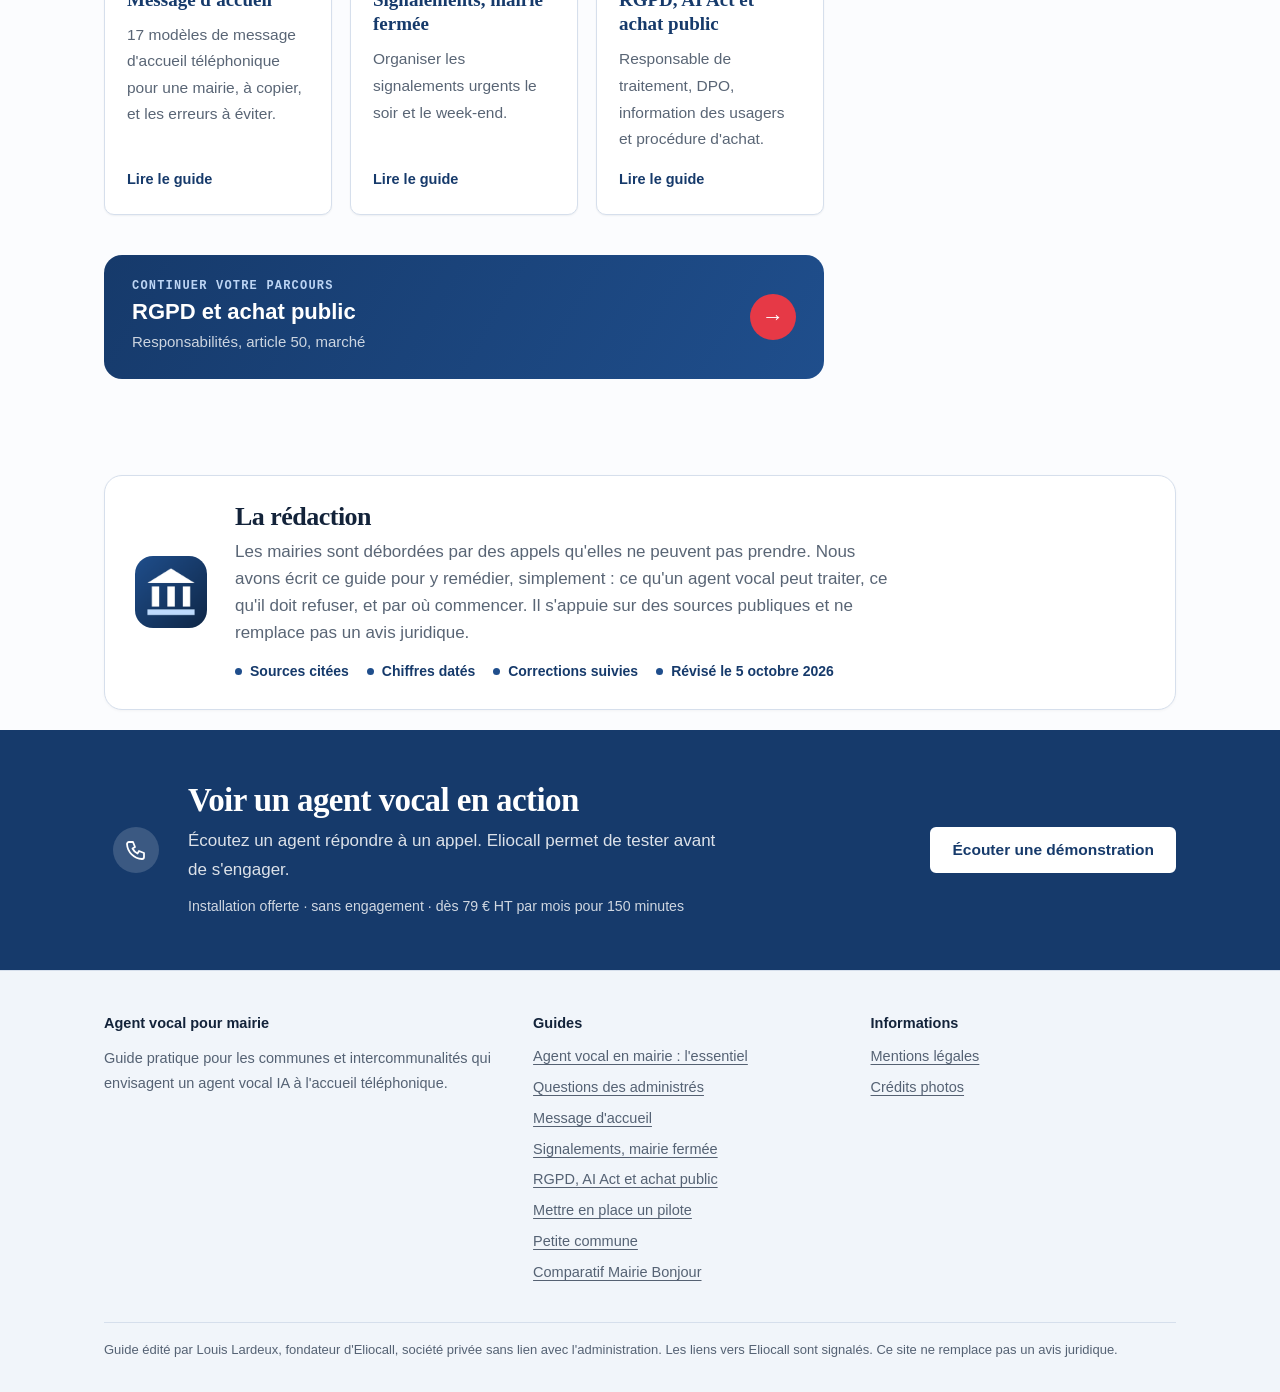
<file: questions-des-administres/index.html>
<!doctype html>
<html lang="fr">
<head>
<meta charset="utf-8">
<meta name="viewport" content="width=device-width, initial-scale=1">
<title>Questions des administrés : ce qu'un agent vocal traite</title>
<meta name="description" content="État civil, pièces d&#x27;identité, urbanisme, voirie : ce que l&#x27;agent vocal de l&#x27;accueil téléphonique d&#x27;une mairie traite seul, ce qu&#x27;il oriente, ses règles.">
<link rel="canonical" href="https://agent-ia-vocal-pour-mairie.fr/questions-des-administres/">
<meta property="og:type" content="article">
<meta property="og:locale" content="fr_FR">
<meta property="og:site_name" content="Agent vocal pour mairie">
<meta property="og:title" content="Questions des administrés : ce qu&#x27;un agent vocal traite">
<meta property="og:description" content="État civil, pièces d&#x27;identité, urbanisme, voirie : ce que l&#x27;agent vocal de l&#x27;accueil téléphonique d&#x27;une mairie traite seul, ce qu&#x27;il oriente, ses règles.">
<meta property="og:url" content="https://agent-ia-vocal-pour-mairie.fr/questions-des-administres/">
<meta property="og:image" content="https://agent-ia-vocal-pour-mairie.fr/og-image.png">
<meta property="og:image:width" content="1200">
<meta property="og:image:height" content="630">
<meta property="og:image:alt" content="Agent vocal pour mairie">
<meta name="twitter:card" content="summary_large_image">
<meta name="twitter:image" content="https://agent-ia-vocal-pour-mairie.fr/og-image.png">
<link rel="icon" href="/favicon.ico" sizes="48x48">
<link rel="icon" href="/favicon.svg" type="image/svg+xml">
<link rel="icon" href="/favicon-48.png" type="image/png" sizes="48x48">
<link rel="apple-touch-icon" href="/apple-touch-icon.png">
<meta name="theme-color" content="#1f4e8c">

<meta http-equiv="Content-Security-Policy" content="default-src 'self'; script-src 'self' 'unsafe-inline'; style-src 'self' 'unsafe-inline'; img-src 'self' data:; base-uri 'self'; form-action 'none'">
<meta name="referrer" content="strict-origin-when-cross-origin">
<script type="application/ld+json">{"@context": "https://schema.org", "@graph": [{"@type": "BreadcrumbList", "itemListElement": [{"@type": "ListItem", "position": 1, "name": "Accueil", "item": "https://agent-ia-vocal-pour-mairie.fr/"}, {"@type": "ListItem", "position": 2, "name": "Questions des administrés", "item": "https://agent-ia-vocal-pour-mairie.fr/questions-des-administres/"}]}, {"@type": "Article", "headline": "Questions des administrés : quelles demandes un agent vocal traite-t-il en mairie ?", "description": "État civil, pièces d'identité, urbanisme, voirie : ce que l'agent vocal de l'accueil téléphonique d'une mairie traite seul, ce qu'il oriente, ses règles.", "inLanguage": "fr-FR", "datePublished": "2026-10-05", "dateModified": "2026-11-19", "mainEntityOfPage": "https://agent-ia-vocal-pour-mairie.fr/questions-des-administres/", "author": {"@type": "Organization", "name": "Agent vocal pour mairie", "url": "https://agent-ia-vocal-pour-mairie.fr"}, "publisher": {"@type": "Organization", "name": "Agent vocal pour mairie", "url": "https://agent-ia-vocal-pour-mairie.fr"}}, {"@type": "FAQPage", "mainEntity": [{"@type": "Question", "name": "Un agent vocal peut-il donner les pièces à fournir pour une carte d'identité ?", "acceptedAnswer": {"@type": "Answer", "text": "Oui, si la liste lui a été fournie et validée par le service, ou s'il renvoie vers la fiche officielle de service-public.gouv.fr. Comme la liste dépend de la situation, il doit d'abord demander s'il s'agit d'une première demande ou d'un renouvellement, et si le demandeur est majeur ou mineur."}}, {"@type": "Question", "name": "Peut-il prendre un rendez-vous pour un passeport pendant l'appel ?", "acceptedAnswer": {"@type": "Answer", "text": "Cela dépend de son raccordement à l'agenda de la mairie. Sans raccordement, il ne peut pas réserver un créneau : il renvoie vers la prise de rendez-vous en ligne ou note la demande pour un rappel. L'article de la Banque des Territoires sur Plaisir signalait cette limite en 2023."}}, {"@type": "Question", "name": "Peut-il répondre sur l'état civil ?", "acceptedAnswer": {"@type": "Answer", "text": "Il peut expliquer comment demander un acte et auprès de qui. Il n'accède pas aux dossiers et ne confirme jamais une information personnelle par téléphone, car il ne peut pas identifier l'appelant."}}, {"@type": "Question", "name": "Que fait-il d'une réclamation sur la voirie ?", "acceptedAnswer": {"@type": "Answer", "text": "Il prend un message complet : adresse précise, nature du problème, depuis quand, coordonnées de l'appelant. Il le transmet aux services techniques et ne promet ni délai ni intervention."}}, {"@type": "Question", "name": "Que se passe-t-il quand l'appelant s'énerve ?", "acceptedAnswer": {"@type": "Answer", "text": "L'agent reste calme, ne polémique pas, prend un message et propose un rappel par une personne. Les consignes doivent prévoir ce cas et il doit être testé avant la mise en service."}}]}]}</script>
<link rel="stylesheet" href="/style.css">
<script>(function(){var d=document.documentElement;if(window.matchMedia&&matchMedia("(prefers-reduced-motion: reduce)").matches)return;d.classList.add("m-js");setTimeout(function(){if(!window.__rvok)d.classList.add("m-show")},3500)})();</script>
</head>
<body>
<a class="m-skip" href="#contenu">Aller au contenu</a>
<div class="m-rdp" id="rdp" aria-hidden="true"><i></i></div>
<header class="m-top"><div class="m-wrap"><a class="m-brand" href="/">Agent vocal <span>pour mairie</span></a><nav class="m-nav" aria-label="Navigation"><a href="/questions-des-administres/" class="m-cur">Questions des administrés</a><a href="/message-d-accueil-telephonique-mairie/">Message d'accueil</a><a href="/rgpd-achat-public/">RGPD et achat public</a><a href="/mise-en-place-pilote/">Mise en place</a><a href="/petite-commune/">Petite commune</a><a href="/mairie-bonjour-avis-alternatives/">Comparatif</a></nav><a class="m-btn m-small" href="https://eliocall.com/?utm_source=agent-ia-vocal-pour-mairie&amp;utm_medium=guide&amp;utm_campaign=header" rel="nofollow sponsored noopener">Démonstration</a></div></header>
<main id="contenu">
<div class="m-page-head"><img class="m-pgbg" src="/img/mairie-burgaud.jpg" alt="Mairie du Burgaud (Haute-Garonne)" width="1400" height="933" loading="eager" decoding="async"><div class="m-wrap"><div class="m-eq" aria-hidden="true"><i></i><i></i><i></i><i></i><i></i></div><div class="m-crumbs"><a href="/">Accueil</a><i>›</i>Questions des administrés</div><div class="m-kicker">Guide pratique pour les services</div><h1>Questions des administrés&nbsp;: quelles demandes un agent vocal traite-t-il en mairie&nbsp;?</h1><p class="m-lead">Toutes les demandes ne se confient pas à une IA. Voici, demande par demande, ce qu'un agent vocal peut faire à l'accueil d'une commune et où il doit s'arrêter.</p><div class="m-meta"><span>Mis à jour le 19 novembre 2026</span><span>8 min de lecture</span></div></div></div>
<div class="m-wrap m-layout"><article class="m-doc"><div class="m-summary"><b>L'essentiel</b><ul><li>Il traite seul ce qui est stable et validé&nbsp;: horaires, collectes, démarches courantes.</li><li>Il oriente tout ce qui touche à un dossier, une décision ou une donnée personnelle.</li><li>Pour une carte d'identité ou un passeport, il doit d'abord demander la situation, car la liste de pièces en dépend.</li><li>Chaque information a un référent dans la mairie et une date de révision.</li></ul></div><section id="quelles-demandes-arrivent-a-l-accueil-telephoniq" class="m-rv"><h2>Quelles demandes arrivent à l'accueil téléphonique d'une mairie&nbsp;?</h2>
<p>Avant de configurer quoi que ce soit, il faut regarder ce que le public demande vraiment. Dans la plupart des communes, les appels se répartissent en quelques grandes familles.</p>
<ul class="m-clean">
 <li><strong>Les informations pratiques</strong>&nbsp;: jours et heures d'ouverture, fermeture exceptionnelle, adresse du service, accès aux personnes à mobilité réduite.</li>
 <li><strong>Les papiers d'identité</strong>&nbsp;: carte d'identité, passeport, pièces à apporter, prise de rendez-vous.</li>
 <li><strong>L'état civil</strong>&nbsp;: demande d'acte de naissance, de mariage ou de décès, déclaration de naissance, reconnaissance.</li>
 <li><strong>La vie quotidienne</strong>&nbsp;: collecte des déchets, encombrants, déchetterie, stationnement, marché.</li>
 <li><strong>L'enfance et l'éducation</strong>&nbsp;: inscription à l'école, à la cantine, au périscolaire, aux activités.</li>
 <li><strong>L'urbanisme</strong>&nbsp;: déclaration préalable, permis de construire, certificat d'urbanisme, état d'avancement d'un dossier.</li>
 <li><strong>Les signalements</strong>&nbsp;: éclairage public, voirie, dépôt sauvage, nuisance, tapage.</li>
 <li><strong>Les appels pour un élu ou un service</strong>&nbsp;: rendez-vous avec le maire, demande de rappel.</li>
</ul>
<p>Cette liste est un point de départ. Le meilleur outil pour la compléter reste l'écoute&nbsp;: demandez à vos agents d'accueil de noter pendant une semaine le motif de chaque appel.</p>
</section><section id="ce-que-l-agent-traite-seul-ce-qu-il-oriente-le-t" class="m-rv"><h2>Ce que l'agent traite seul, ce qu'il oriente&nbsp;: le tableau complet</h2>
<p>Le principe&nbsp;: il répond quand l'information est stable et validée, il oriente quand une décision ou un dossier est en jeu, et il prend un message pour tout le reste.</p>
<div class="m-tablewrap"><table><tr><th>Demande de l'administré</th><th>L'agent vocal</th><th>Orientation</th></tr><tr><td>Horaires et jours d'ouverture</td><td>Répond directement</td><td>Rappelle les horaires d'accueil du service concerné</td></tr><tr><td>Pièces pour carte d'identité ou passeport</td><td>Pose les questions qui déterminent la liste, puis renvoie vers la source officielle</td><td>Service-public.gouv.fr pour le détail, service titres pour un cas particulier</td></tr><tr><td>Jour de collecte, encombrants, déchetterie</td><td>Répond si le calendrier lui est fourni</td><td>Service propreté pour un cas particulier</td></tr><tr><td>Cantine, périscolaire, inscriptions</td><td>Indique la démarche et le portail</td><td>Service enfance pour un dossier précis</td></tr><tr><td>État civil (actes, mariage, décès)</td><td>Explique comment faire la demande</td><td>Service état civil, jamais d'information personnelle par téléphone</td></tr><tr><td>Urbanisme (permis, déclaration préalable)</td><td>Indique la démarche, aucun avis sur un dossier</td><td>Service urbanisme</td></tr><tr><td>Voirie, éclairage, tapage, dépôt sauvage</td><td>Prend un message complet avec l'adresse exacte</td><td>Services techniques, police municipale</td></tr><tr><td>Urgence, danger, détresse</td><td>Invite à composer 15, 17, 18 ou 112</td><td>Astreinte si la commune l'a prévue</td></tr><tr><td>Appel pour un élu</td><td>Prend un message et propose un rappel</td><td>Cabinet du maire ou secrétariat</td></tr><tr><td>Réclamation, mécontentement</td><td>Écoute, reformule, prend un message</td><td>Direction générale ou élu délégué</td></tr></table></div></section><section id="carte-d-identite-et-passeport-que-doit-demander-" class="m-rv"><h2>Carte d'identité et passeport&nbsp;: que doit demander l'agent avant de répondre&nbsp;?</h2>
<p>C'est la demande la plus fréquente, et celle où une réponse approximative fait perdre le plus de temps aux deux côtés. La fiche <a href="https://www.service-public.gouv.fr/particuliers/vosdroits/N358" rel="noopener">Carte d'identité</a> de service-public.gouv.fr le dit elle-même&nbsp;: les documents à fournir dépendent de la situation, selon que le demandeur est majeur ou mineur, qu'il s'agit d'une première demande ou d'un renouvellement, et qu'il possède ou non un passeport.</p>
<p>Un agent vocal bien réglé ne récite donc pas une liste unique. Il pose d'abord ces questions, puis renvoie vers la bonne fiche. Service-public propose aussi une pré-demande en ligne, qui permet de gagner du temps lors du dépôt du dossier, et un outil pour rechercher un rendez-vous. Le même principe vaut pour la fiche <a href="https://www.service-public.gouv.fr/particuliers/vosdroits/N360" rel="noopener">Passeport</a>, qui mentionne également la pré-demande.</p>
<p>Ce que l'agent doit éviter&nbsp;: citer de mémoire une liste de pièces ou un tarif. Les règles changent, et une pièce oubliée oblige l'administré à revenir.</p>
<div class="m-callbox" role="img" aria-label="Appel entrant, 14 h 20, standard occupé"><div class="m-bar"><span class="m-dot"></span> Appel entrant, 14 h 20, standard occupé</div><div class="m-msg m-in"><small>Administré</small>Je voudrais refaire mon passeport, ça se passe comment&nbsp;?</div><div class="m-msg m-ai"><small>Assistante virtuelle</small>Bonjour, je suis l'assistante virtuelle de la mairie. Pour vous orienter, c'est une première demande ou un renouvellement&nbsp;?</div><div class="m-msg m-in"><small>Administré</small>Un renouvellement.</div><div class="m-msg m-ai"><small>Assistante virtuelle</small>Merci. Vous pouvez faire une pré-demande en ligne, ce qui fait gagner du temps au dépôt du dossier. La liste exacte des pièces est sur service-public.gouv.fr, dans la fiche Passeport. Souhaitez-vous qu'on vous rappelle pour fixer un rendez-vous&nbsp;?</div><p class="m-note">Exemple illustratif, pas un appel réel.</p></div></section><section id="etat-civil-que-peut-dire-l-agent-que-ne-doit-il-" class="m-rv"><h2>État civil&nbsp;: que peut dire l'agent, que ne doit-il jamais confirmer&nbsp;?</h2>
<p>L'état civil est le domaine où la prudence doit être maximale. L'agent vocal ne sait pas qui l'appelle&nbsp;: il ne peut donc confirmer aucune information sur une personne, même banale.</p>
<p>Il peut en revanche expliquer la démarche. D'après la fiche <a href="https://www.service-public.gouv.fr/particuliers/vosdroits/F1427" rel="noopener">Acte de naissance&nbsp;: demande de copie intégrale ou d'extrait</a> de service-public.gouv.fr, une personne née en France peut demander son acte en ligne, par courrier ou en mairie de naissance, et la demande est gratuite. La même fiche met en garde contre les sites tiers qui font payer cette démarche&nbsp;: c'est un renseignement utile à donner aux appelants.</p>
<ul class="m-clean">
 <li><strong>Il peut dire</strong>&nbsp;: comment demander un acte, auprès de quelle mairie, par quel canal.</li>
 <li><strong>Il ne doit jamais dire</strong>&nbsp;: si une personne est inscrite, si un mariage a eu lieu, si un acte existe.</li>
 <li><strong>Il oriente</strong> vers le service état civil pour toute situation particulière&nbsp;: naissance à l'étranger, rectification, décès.</li>
</ul>
</section><section id="voirie-eclairage-proprete-comment-prendre-un-sig" class="m-rv"><h2>Voirie, éclairage, propreté&nbsp;: comment prendre un signalement utilisable&nbsp;?</h2>
<p>Un signalement n'est utile que s'il peut être traité sans rappeler l'administré. L'agent doit donc recueillir les mêmes éléments à chaque fois&nbsp;: l'adresse exacte, la nature du problème, depuis quand, le niveau de danger éventuel, et comment joindre la personne.</p>
<div class="m-callbox" role="img" aria-label="Appel entrant, 20 h 15, en dehors des horaires"><div class="m-bar"><span class="m-dot"></span> Appel entrant, 20 h 15, en dehors des horaires</div><div class="m-msg m-in"><small>Administré</small>Le lampadaire devant chez moi est éteint depuis une semaine.</div><div class="m-msg m-ai"><small>Assistante virtuelle</small>Bonjour, je suis l'assistante virtuelle de la mairie. Je note votre signalement pour les services techniques. À quelle adresse exactement se trouve le lampadaire&nbsp;?</div><div class="m-msg m-in"><small>Administré</small>12 rue des Tilleuls, devant le numéro 12.</div><div class="m-msg m-ai"><small>Assistante virtuelle</small>Merci. Je transmets&nbsp;: lampadaire éteint, 12 rue des Tilleuls, depuis une semaine. Je ne peux pas vous donner de délai d'intervention. Quel numéro peut-on utiliser pour vous rappeler&nbsp;?</div><p class="m-note">Exemple illustratif, pas un appel réel.</p></div>
<p>Notez la dernière réponse&nbsp;: l'agent n'annonce aucun délai. Un engagement oral que la commune ne peut pas tenir se retourne contre elle. Le compte rendu part vers les services techniques, avec l'adresse en toutes lettres.</p>
</section><section id="urgence-detresse-agressivite-que-doit-faire-l-ag" class="m-rv"><h2>Urgence, détresse, agressivité&nbsp;: que doit faire l'agent&nbsp;?</h2>
<p>Un agent vocal n'est pas un service d'urgence. Ses consignes doivent prévoir trois situations, et chacune doit être testée par un appel avant la mise en service.</p>
<ul class="m-clean">
 <li><strong>Danger immédiat</strong> (incendie, personne en détresse, accident)&nbsp;: l'agent invite à composer le 112, le 15, le 17 ou le 18 et n'engage pas de conversation longue. Le 114 permet aux personnes sourdes ou malentendantes de contacter les secours par message.</li>
 <li><strong>Urgence communale</strong> (arbre tombé sur la voie, fuite d'eau sur la chaussée)&nbsp;: si la commune a une astreinte, l'agent prévient le bon contact. Sinon, il prend un message complet et recommande de signaler le danger aux secours si nécessaire.</li>
 <li><strong>Interlocuteur agressif ou en détresse</strong>&nbsp;: l'agent reste calme, ne polémique pas, prend un message et propose un rappel par une personne. Il ne contredit pas, ne justifie pas.</li>
</ul>
</section><section id="quelles-informations-tenir-a-jour-et-par-qui" class="m-rv"><h2>Quelles informations tenir à jour, et par qui&nbsp;?</h2>
<p>Un agent vocal ne vaut que par les informations qu'on lui donne. Une réponse périmée, dite avec assurance, fait plus de dégâts qu'un message pris. Chaque information doit avoir un référent et une date de révision.</p>
<div class="m-tablewrap"><table><tr><th>Information</th><th>Référent dans la mairie</th><th>À revoir</th></tr><tr><td>Horaires d'ouverture de chaque service</td><td>Direction générale ou secrétariat</td><td>À chaque changement, et avant les vacances</td></tr><tr><td>Calendrier de collecte et encombrants</td><td>Service propreté ou intercommunalité</td><td>Chaque année, et lors des jours fériés</td></tr><tr><td>Coupures, travaux, déviations</td><td>Services techniques</td><td>Dès qu'ils sont annoncés, avec dates de début et de fin</td></tr><tr><td>Démarches et pièces à fournir</td><td>Service concerné</td><td>Vérification régulière sur service-public.gouv.fr</td></tr><tr><td>Inscriptions scolaires et périscolaires</td><td>Service enfance</td><td>Chaque rentrée</td></tr><tr><td>Fermetures exceptionnelles (pont, élections, deuil)</td><td>Direction générale</td><td>Avant chaque événement</td></tr></table></div>
<p>Prévoyez une revue mensuelle de dix minutes&nbsp;: le référent relit les réponses de son domaine, en écoutant deux ou trois appels réels s'il en a la possibilité.</p>
</section><section id="les-regles-ecrites-que-l-agent-doit-suivre" class="m-rv"><h2>Les règles écrites que l'agent doit suivre</h2>
<p>Ces règles se transforment en consignes précises dans l'outil. Elles doivent être relues par la direction générale et testées avec des appels difficiles.</p>
<ol class="m-rules">
 <li><strong>Annoncer qu'il est une IA</strong> dès la première phrase, avant toute question.</li>
 <li><strong>Ne répondre qu'avec une information validée</strong> par un référent. En cas de doute&nbsp;: prendre un message.</li>
 <li><strong>Ne donner aucun avis</strong> juridique, technique ou sur un dossier en cours.</li>
 <li><strong>Ne promettre aucun délai</strong> ni aucun résultat.</li>
 <li><strong>Ne confirmer aucune donnée personnelle.</strong></li>
 <li><strong>Recueillir un message complet</strong>&nbsp;: nom, numéro, motif, adresse si nécessaire, urgence, créneau de rappel.</li>
 <li><strong>Proposer un accès humain</strong> aux heures d'ouverture, ou un rappel par un agent.</li>
 <li><strong>Rester courtois et bref</strong>&nbsp;: phrases courtes, un seul sujet à la fois, reformulation en cas d'incompréhension.</li>
</ol>
<p>La mise en service de ces règles est décrite dans le guide <a href="/mise-en-place-pilote/" rel="noopener">Mettre en place un pilote</a>.</p>
<p>Le texte que l'appelant entend en premier a son propre guide&nbsp;: <a href="/message-d-accueil-telephonique-mairie/" rel="noopener">17 modèles de message d'accueil téléphonique de mairie</a>.</p>
</section><section id="questions" class="m-rv"><h2>Questions fréquentes</h2><details><summary>Un agent vocal peut-il donner les pièces à fournir pour une carte d'identité&nbsp;?</summary><p>Oui, si la liste lui a été fournie et validée par le service, ou s'il renvoie vers la fiche officielle de service-public.gouv.fr. Comme la liste dépend de la situation, il doit d'abord demander s'il s'agit d'une première demande ou d'un renouvellement, et si le demandeur est majeur ou mineur.</p></details><details><summary>Peut-il prendre un rendez-vous pour un passeport pendant l'appel&nbsp;?</summary><p>Cela dépend de son raccordement à l'agenda de la mairie. Sans raccordement, il ne peut pas réserver un créneau&nbsp;: il renvoie vers la prise de rendez-vous en ligne ou note la demande pour un rappel. L'article de la Banque des Territoires sur Plaisir signalait cette limite en 2023.</p></details><details><summary>Peut-il répondre sur l'état civil&nbsp;?</summary><p>Il peut expliquer comment demander un acte et auprès de qui. Il n'accède pas aux dossiers et ne confirme jamais une information personnelle par téléphone, car il ne peut pas identifier l'appelant.</p></details><details><summary>Que fait-il d'une réclamation sur la voirie&nbsp;?</summary><p>Il prend un message complet&nbsp;: adresse précise, nature du problème, depuis quand, coordonnées de l'appelant. Il le transmet aux services techniques et ne promet ni délai ni intervention.</p></details><details><summary>Que se passe-t-il quand l'appelant s'énerve&nbsp;?</summary><p>L'agent reste calme, ne polémique pas, prend un message et propose un rappel par une personne. Les consignes doivent prévoir ce cas et il doit être testé avant la mise en service.</p></details></section><div class="m-related"><h2>À lire aussi</h2><div class="m-cards m-cols3"><a class="m-card" href="/message-d-accueil-telephonique-mairie/"><span class="m-ico" aria-hidden="true"><svg viewBox="0 0 24 24" width="24" height="24" fill="none" stroke="currentColor" stroke-width="1.7" stroke-linecap="round" stroke-linejoin="round"><path d="M5 4h4l2 5-2.5 1.5a11 11 0 0 0 5 5L15 13l5 2v4a2 2 0 0 1-2 2A16 16 0 0 1 3 6a2 2 0 0 1 2-2z"/></svg></span><h3>Message d'accueil</h3><p>17 modèles de message d'accueil téléphonique pour une mairie, à copier, et les erreurs à éviter.</p><span class="m-more">Lire le guide</span></a><a class="m-card" href="/signalement-mairie-fermee/"><span class="m-ico" aria-hidden="true"><svg viewBox="0 0 24 24" width="24" height="24" fill="none" stroke="currentColor" stroke-width="1.7" stroke-linecap="round" stroke-linejoin="round"><rect x="5" y="4" width="14" height="17" rx="2"/><path d="M9 4v2h6V4M9 11h6M9 15h6"/></svg></span><h3>Signalements, mairie fermée</h3><p>Organiser les signalements urgents le soir et le week-end.</p><span class="m-more">Lire le guide</span></a><a class="m-card" href="/rgpd-achat-public/"><span class="m-ico" aria-hidden="true"><svg viewBox="0 0 24 24" width="24" height="24" fill="none" stroke="currentColor" stroke-width="1.7" stroke-linecap="round" stroke-linejoin="round"><path d="M12 3l8 3v6c0 5-3.5 8-8 9-4.5-1-8-4-8-9V6z"/><path d="M9 12l2 2 4-4"/></svg></span><h3>RGPD, AI Act et achat public</h3><p>Responsable de traitement, DPO, information des usagers et procédure d'achat.</p><span class="m-more">Lire le guide</span></a></div></div><div id="nx-box" hidden></div></article><aside class="m-side"><nav class="m-toc" aria-label="Sommaire"><b>Sommaire</b><ol><li><a href="#quelles-demandes-arrivent-a-l-accueil-telephoniq">Quelles demandes arrivent à l'accueil téléphonique d'une mairie&nbsp;?</a></li><li><a href="#ce-que-l-agent-traite-seul-ce-qu-il-oriente-le-t">Ce que l'agent traite seul, ce qu'il oriente&nbsp;: le tableau complet</a></li><li><a href="#carte-d-identite-et-passeport-que-doit-demander-">Carte d'identité et passeport&nbsp;: que doit demander l'agent avant de répondre&nbsp;?</a></li><li><a href="#etat-civil-que-peut-dire-l-agent-que-ne-doit-il-">État civil&nbsp;: que peut dire l'agent, que ne doit-il jamais confirmer&nbsp;?</a></li><li><a href="#voirie-eclairage-proprete-comment-prendre-un-sig">Voirie, éclairage, propreté&nbsp;: comment prendre un signalement utilisable&nbsp;?</a></li><li><a href="#urgence-detresse-agressivite-que-doit-faire-l-ag">Urgence, détresse, agressivité&nbsp;: que doit faire l'agent&nbsp;?</a></li><li><a href="#quelles-informations-tenir-a-jour-et-par-qui">Quelles informations tenir à jour, et par qui&nbsp;?</a></li><li><a href="#les-regles-ecrites-que-l-agent-doit-suivre">Les règles écrites que l'agent doit suivre</a></li></ol></nav><div class="m-sidecta"><b>Écouter une démonstration</b><p>Un agent vocal répond à un appel de démonstration. Sans engagement, avant tout projet.</p><a class="m-btn" href="https://eliocall.com/?utm_source=agent-ia-vocal-pour-mairie&utm_medium=guide&utm_campaign=ecouter#hero-form" rel="nofollow sponsored noopener">Écouter un agent</a><small style="display:block;margin-top:10px;opacity:.75">Dès 79 € HT par mois · 150 minutes</small></div><div id="jr-box" hidden></div></aside></div>
<section class="m-rdn" id="redaction"><div class="m-wrap"><div class="m-rdc"><img class="m-rdm" src="/icon-192.png" alt="Logo de la rédaction" width="72" height="72" loading="lazy" decoding="async"><div><h2>La rédaction</h2><p>Les mairies sont débordées par des appels qu'elles ne peuvent pas prendre. Nous avons écrit ce guide pour y remédier, simplement&nbsp;: ce qu'un agent vocal peut traiter, ce qu'il doit refuser, et par où commencer. Il s'appuie sur des sources publiques et ne remplace pas un avis juridique.</p><ul><li>Sources citées</li><li>Chiffres datés</li><li>Corrections suivies</li><li>Révisé le 5 octobre 2026</li></ul></div></div></div></section>
<div class="m-band"><div class="m-wrap"><div><div class="m-rg" aria-hidden="true"><span></span><span></span><span></span><b><svg viewBox="0 0 24 24" width="24" height="24" fill="none" stroke="#fff" stroke-width="1.8" stroke-linecap="round" stroke-linejoin="round"><path d="M5 4h4l2 5-2.5 1.5a11 11 0 0 0 5 5L15 13l5 2v4a2 2 0 0 1-2 2A16 16 0 0 1 3 6a2 2 0 0 1 2-2z"/></svg></b></div><div><h2>Voir un agent vocal en action</h2><p>Écoutez un agent répondre à un appel. Eliocall permet de tester avant de s'engager.</p><small style="display:block;margin-top:10px;opacity:.8">Installation offerte · sans engagement · dès 79 € HT par mois pour 150 minutes</small></div></div><a class="m-btn" href="https://eliocall.com/?utm_source=agent-ia-vocal-pour-mairie&amp;utm_medium=guide&amp;utm_campaign=mairie-questions" rel="nofollow sponsored noopener">Écouter une démonstration</a></div></div>
</main>
<footer class="m-foot"><div class="m-wrap"><div><b>Agent vocal <span>pour mairie</span></b><p>Guide pratique pour les communes et intercommunalités qui envisagent un agent vocal IA à l'accueil téléphonique.</p></div><div><b>Guides</b><ul><li><a href="/">Agent vocal en mairie&nbsp;: l'essentiel</a></li><li><a href="/questions-des-administres/">Questions des administrés</a></li><li><a href="/message-d-accueil-telephonique-mairie/">Message d'accueil</a></li><li><a href="/signalement-mairie-fermee/">Signalements, mairie fermée</a></li><li><a href="/rgpd-achat-public/">RGPD, AI Act et achat public</a></li><li><a href="/mise-en-place-pilote/">Mettre en place un pilote</a></li><li><a href="/petite-commune/">Petite commune</a></li><li><a href="/mairie-bonjour-avis-alternatives/">Comparatif Mairie Bonjour</a></li></ul></div><div><b>Informations</b><ul><li><a href="/mentions-legales/">Mentions légales</a></li><li><a href="/mentions-legales/#credits-photos">Crédits photos</a></li></ul></div><div class="m-small">Guide édité par Louis Lardeux, fondateur d'Eliocall, société privée sans lien avec l'administration. Les liens vers Eliocall sont signalés. Ce site ne remplace pas un avis juridique.</div></div></footer>
<script>(function(){var P="m-",d=document;if(window.matchMedia&&matchMedia("(prefers-reduced-motion: reduce)").matches)return;window.__rvok=1;
var rd=d.getElementById("rdp"),bar=rd&&rd.firstElementChild,top=d.querySelector("."+P+"top"),tk=false;
function onS(){tk=false;var h=d.documentElement,max=h.scrollHeight-h.clientHeight,y=window.pageYOffset||h.scrollTop;if(bar&&max>0)bar.style.transform="scaleX("+Math.min(1,y/max)+")";if(top){if(y>8)top.classList.add(P+"sc");else top.classList.remove(P+"sc")}}
window.addEventListener("scroll",function(){if(!tk){tk=true;requestAnimationFrame(onS)}},{passive:true});onS();
var ap=[].slice.call(d.querySelectorAll("[data-ap]"));if("IntersectionObserver" in window){var ao=new IntersectionObserver(function(es){es.forEach(function(e){if(e.isIntersecting)e.target.removeAttribute("data-off");else e.target.setAttribute("data-off","1")})},{rootMargin:"80px"});ap.forEach(function(el){ao.observe(el)})}
var rv=[].slice.call(d.querySelectorAll("."+P+"rv"));
if("IntersectionObserver" in window){var io=new IntersectionObserver(function(es){es.forEach(function(e){if(e.isIntersecting){e.target.classList.add(P+"in");io.unobserve(e.target)}})},{threshold:.06,rootMargin:"0px 0px -5% 0px"});rv.forEach(function(el){io.observe(el)})}else{rv.forEach(function(el){el.classList.add(P+"in")})}
var links=[].slice.call(d.querySelectorAll("."+P+"toc a")),map={};links.forEach(function(a){map[a.getAttribute("href").slice(1)]=a});
if("IntersectionObserver" in window&&links.length){var so=new IntersectionObserver(function(es){es.forEach(function(e){if(e.isIntersecting){links.forEach(function(a){a.classList.remove(P+"act")});var a=map[e.target.id];if(a)a.classList.add(P+"act")}})},{rootMargin:"-18% 0px -70% 0px"});[].slice.call(d.querySelectorAll("."+P+"doc section[id]")).forEach(function(x){so.observe(x)})}
})();</script>

<div id="stk" role="complementary" aria-label="Écouter un agent vocal"><a href="https://eliocall.com/?utm_source=agent-ia-vocal-pour-mairie&utm_medium=guide&utm_campaign=ecouter#hero-form" rel="nofollow sponsored noopener"><span class="m-w" aria-hidden="true"><i></i><i></i><i></i><i></i></span><span><b>Écouter un agent en démonstration</b><small>Sur eliocall.com</small></span></a><button type="button" id="stk-x" aria-label="Masquer">×</button></div>
<script>(function(){
var $=function(i){return document.getElementById(i)},KS="mai-seen-v1",KR="mai-last-v1",CUR=location.pathname.replace(/index\.html$/,""),J=[["/", "L'essentiel", "Ce que fait et ne fait pas un agent vocal"], ["/questions-des-administres/", "Les demandes des administrés", "Traité seul, orienté, refusé"], ["/message-d-accueil-telephonique-mairie/", "Le message d'accueil", "17 modèles à copier"], ["/rgpd-achat-public/", "RGPD et achat public", "Responsabilités, article 50, marché"], ["/mise-en-place-pilote/", "Le pilote en quatre semaines", "Calendrier, périmètre, indicateurs"], ["/signalement-mairie-fermee/", "Les signalements", "Mairie fermée, rien ne se perd"], ["/petite-commune/", "Petite commune", "Utile ou non, mutualiser"], ["/mairie-bonjour-avis-alternatives/", "Comparer les solutions", "Prix publics, forces, limites"]],HEAR="https://eliocall.com/?utm_source=agent-ia-vocal-pour-mairie&utm_medium=guide&utm_campaign=ecouter#hero-form";
var seen={};try{seen=JSON.parse(localStorage.getItem(KS)||"{}")}catch(e){}seen[CUR]=1;try{localStorage.setItem(KS,JSON.stringify(seen))}catch(e){}
function n(){return J.filter(function(x){return seen[x[0]]}).length}
/* parcours dans la colonne latérale */
var jr=$("jr-box");if(jr){var h=document.createElement("h4"),t=document.createElement("strong");t.textContent="Votre parcours";var c=document.createElement("span");c.textContent=n()+"/"+J.length;h.appendChild(t);h.appendChild(c);jr.appendChild(h);
var pr=document.createElement("div");pr.setAttribute("data-pr","");var bar=document.createElement("i");pr.appendChild(bar);jr.appendChild(pr);var ol=document.createElement("ol");
J.forEach(function(x,i){var li=document.createElement("li"),a=document.createElement("a");a.href=x[0];if(x[0]===CUR)a.setAttribute("aria-current","page");if(seen[x[0]])a.setAttribute("data-seen","1");var em=document.createElement("em");em.textContent=seen[x[0]]?"✓":(i+1);a.appendChild(em);a.appendChild(document.createTextNode(x[1]));li.appendChild(a);ol.appendChild(li)});jr.appendChild(ol);jr.hidden=false;setTimeout(function(){bar.style.width=Math.round(100*n()/J.length)+"%"},60)}
/* badges « déjà lu » sur les cartes */
[].slice.call(document.querySelectorAll("a[href^='/']")).forEach(function(a){var p=a.getAttribute("href").split("#")[0];if(a.className&&/card/.test(a.className)){a.setAttribute("data-card","");if(seen[p]&&p!==CUR)a.setAttribute("data-seen","1")}});
/* suite de lecture */
var nx=$("nx-box");if(nx){var idx=-1;J.forEach(function(x,i){if(x[0]===CUR)idx=i});var nxt=null;for(var k=1;k<=J.length;k++){var c2=J[(idx+k)%J.length];if(!seen[c2[0]]){nxt=c2;break}}
var a=document.createElement("a");if(nxt){a.href=nxt[0];a.innerHTML="<div><small>Continuer votre parcours</small><strong></strong><span></span></div><b>→</b>";a.querySelector("strong").textContent=nxt[1];a.querySelector("span").textContent=nxt[2]}
else{a.href=HEAR;a.rel="nofollow sponsored noopener";a.innerHTML="<div><small>Parcours terminé</small><strong>Passez de la théorie à l'écoute</strong><span>Entendez un agent vocal Eliocall répondre à votre place.</span></div><b>→</b>"}
nx.appendChild(a);nx.hidden=false}
/* bouton flottant */
var stk=$("stk");try{if(sessionStorage.getItem("mai-stk-x"))stk.hidden=true}catch(e){}
$("stk-x").addEventListener("click",function(){stk.hidden=true;try{sessionStorage.setItem("mai-stk-x","1")}catch(e){}});
function onScroll(){var y=window.pageYOffset,max=document.documentElement.scrollHeight-innerHeight;var tt=$("rs-toast");if(tt&&y>300)tt.removeAttribute("data-show");if(y>700&&y<max-420)stk.setAttribute("data-show","");else stk.removeAttribute("data-show")}
window.addEventListener("scroll",function(){requestAnimationFrame(onScroll)},{passive:true});onScroll();
/* reprendre la lecture */
var secs=[].slice.call(document.querySelectorAll("section[id]")).filter(function(s){return s.id!=="demo"&&s.querySelector("h2")}),tk=0;
function save(){var best=null;secs.forEach(function(s){var r=s.getBoundingClientRect();if(r.top<innerHeight*.45)best=s});if(!best||window.pageYOffset<500)return;try{localStorage.setItem(KR,JSON.stringify({p:CUR,id:best.id,h:best.querySelector("h2").textContent.replace(/\s+/g," ").trim(),t:Date.now()}))}catch(e){}}
window.addEventListener("scroll",function(){clearTimeout(tk);tk=setTimeout(save,700)},{passive:true});
try{var last=JSON.parse(localStorage.getItem(KR)||"null");if(last&&Date.now()-last.t<14*864e5&&window.pageYOffset<200&&!location.hash){var tg=last.p===CUR?document.getElementById(last.id):null;if(last.p!==CUR||tg){var ts=document.createElement("div");ts.id="rs-toast";ts.setAttribute("role","status");var p=document.createElement("p");p.textContent=(last.p===CUR?"Reprendre à « ":"Reprendre votre lecture : « ")+last.h.slice(0,70)+" »";ts.appendChild(p);
var go=document.createElement(last.p===CUR?"button":"a");go.textContent="Reprendre";if(last.p===CUR){go.type="button";go.addEventListener("click",function(){tg.scrollIntoView({behavior:"smooth",block:"start"});ts.removeAttribute("data-show")})}else{go.href=last.p+"#"+last.id}ts.appendChild(go);
var no=document.createElement("button");no.type="button";no.setAttribute("data-no","");no.textContent="Non merci";no.addEventListener("click",function(){ts.removeAttribute("data-show");try{localStorage.removeItem(KR)}catch(e){}});ts.appendChild(no);document.body.appendChild(ts);setTimeout(function(){ts.setAttribute("data-show","")},1400);setTimeout(function(){ts.removeAttribute("data-show")},14000)}}}catch(e){}
})();</script>

</body>
</html>
</file>
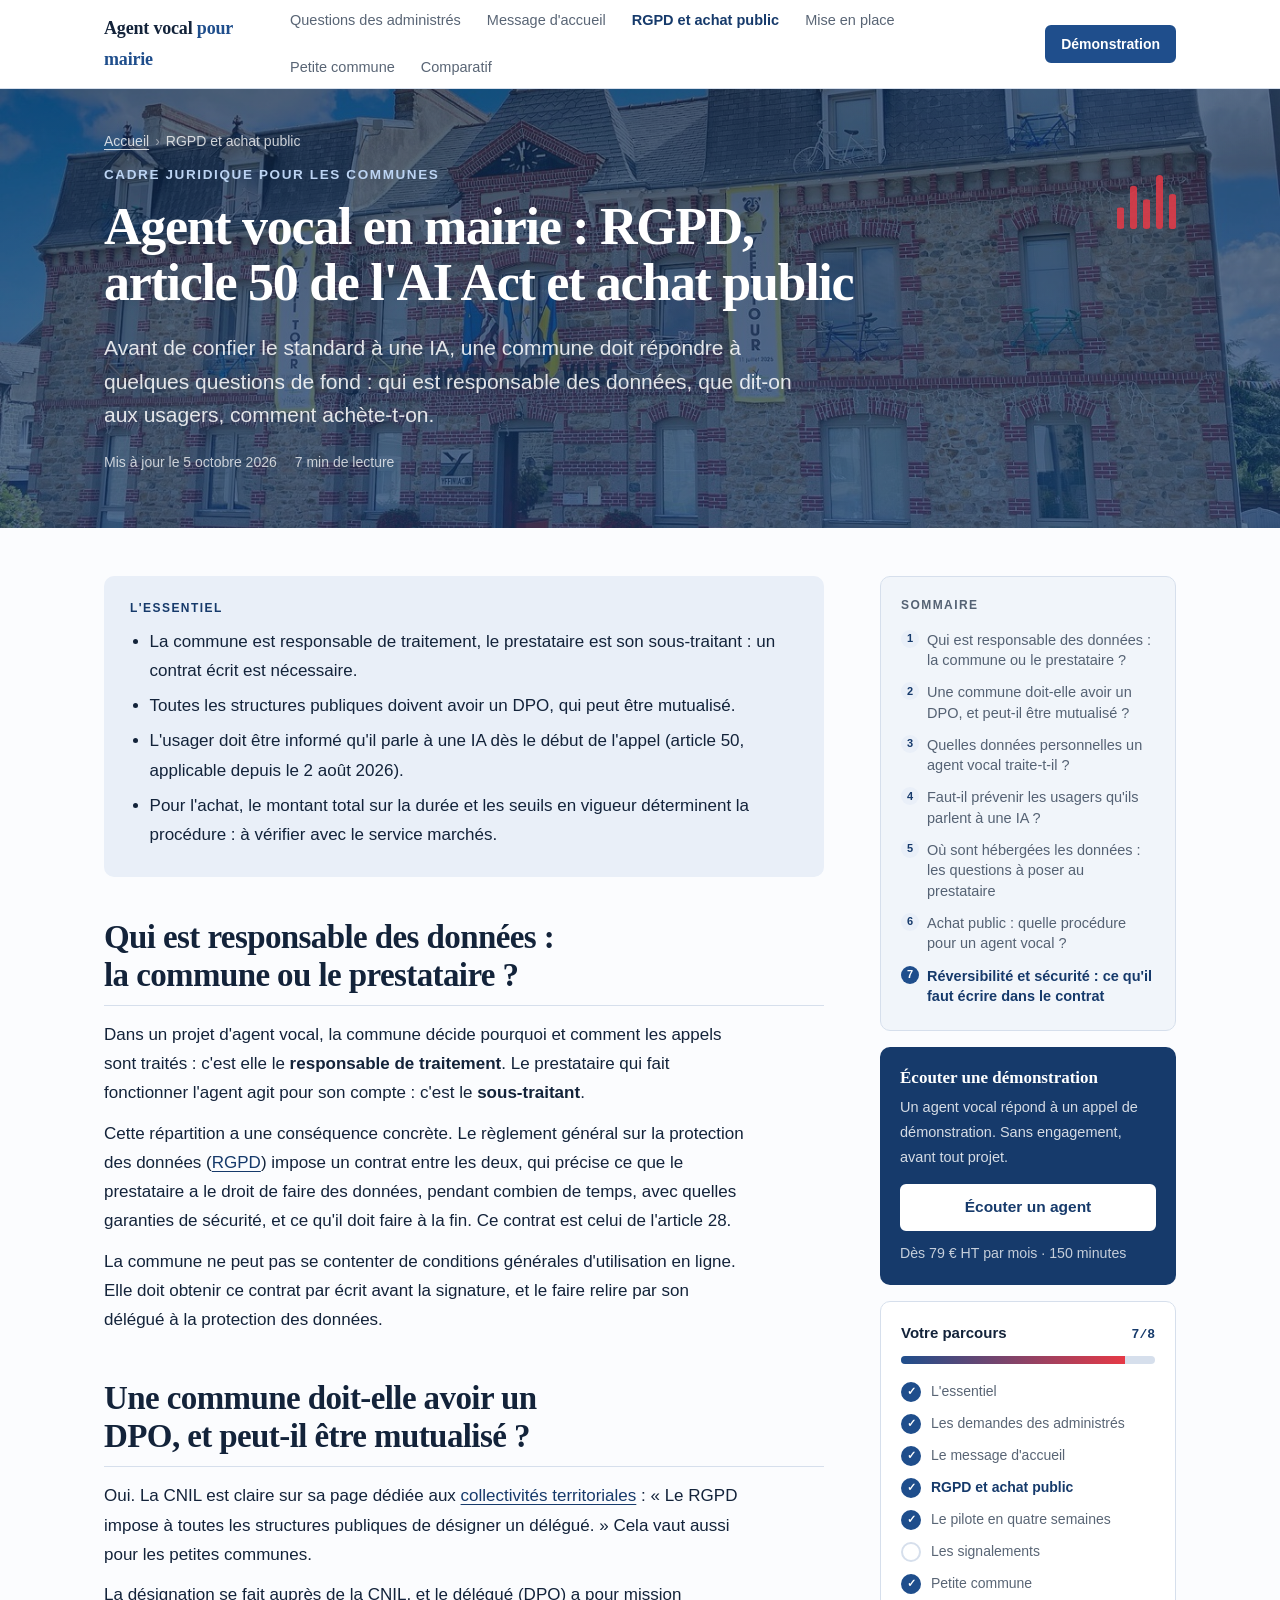
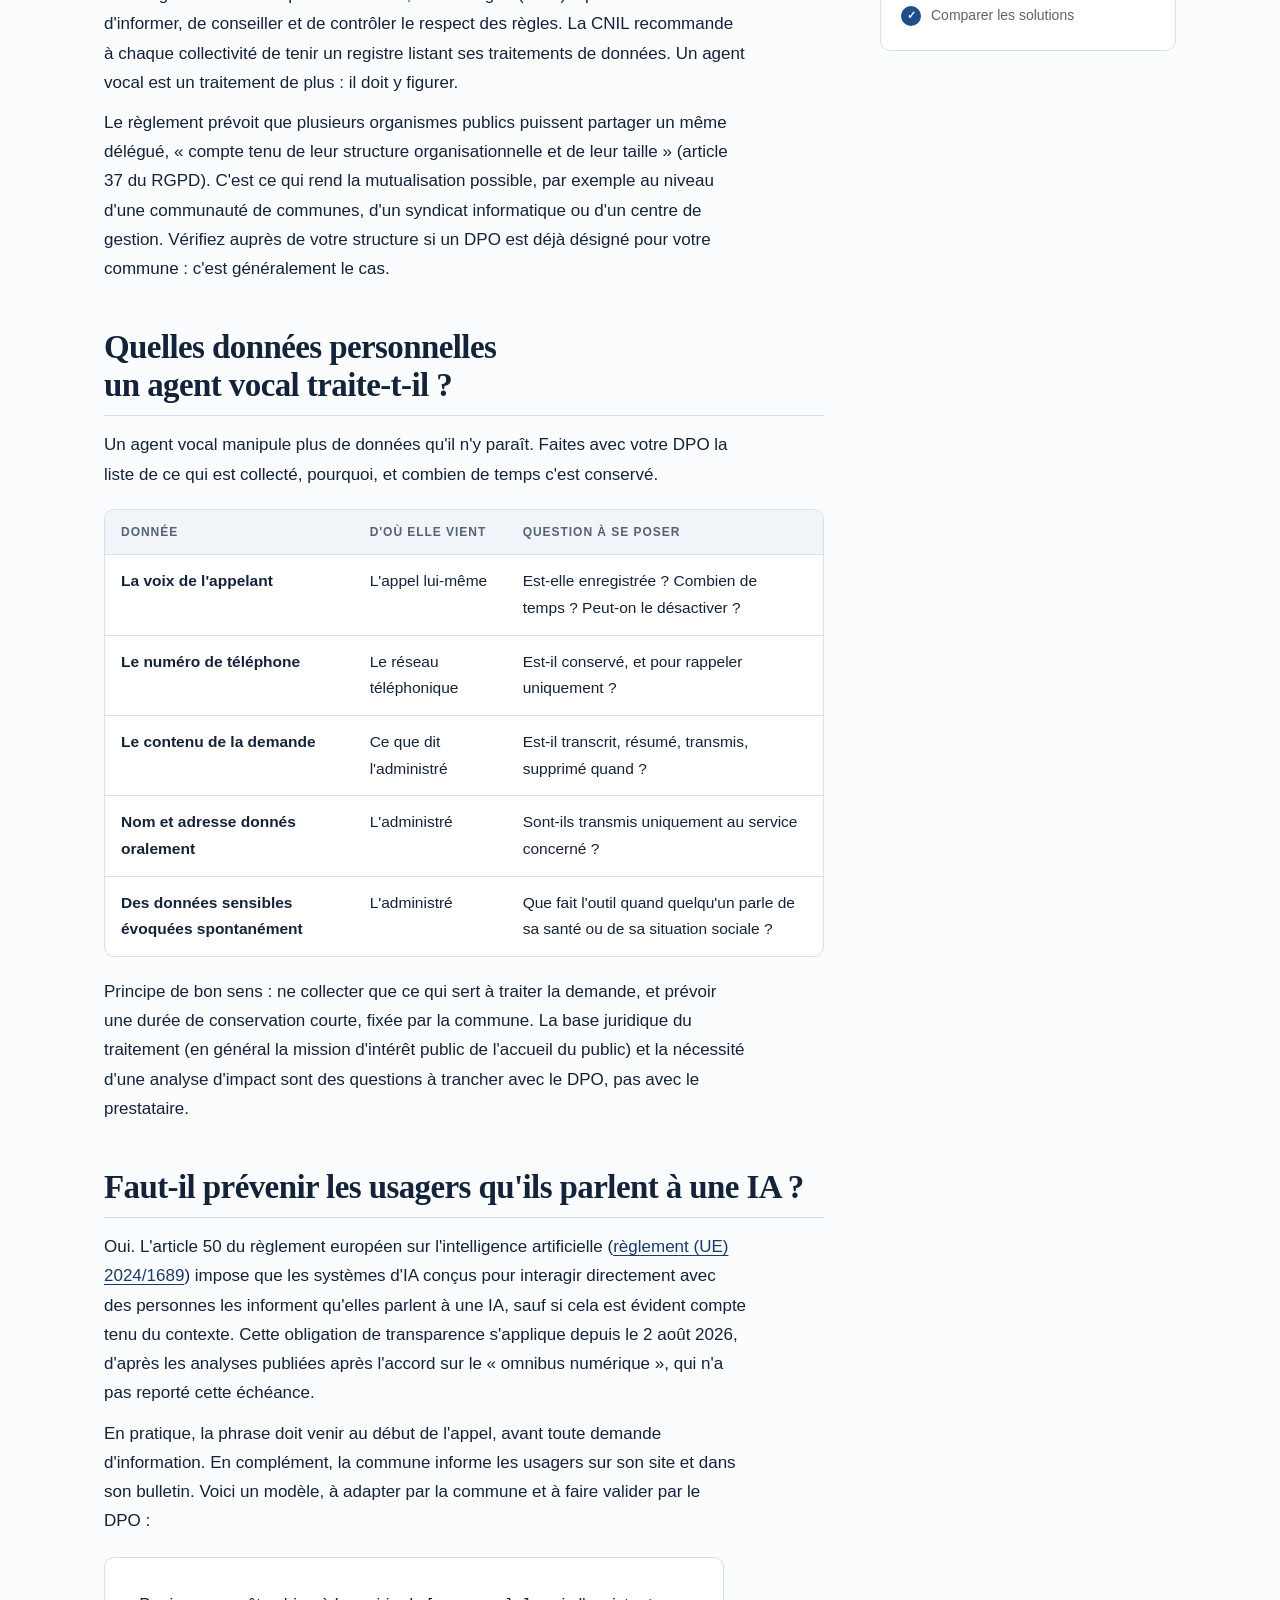
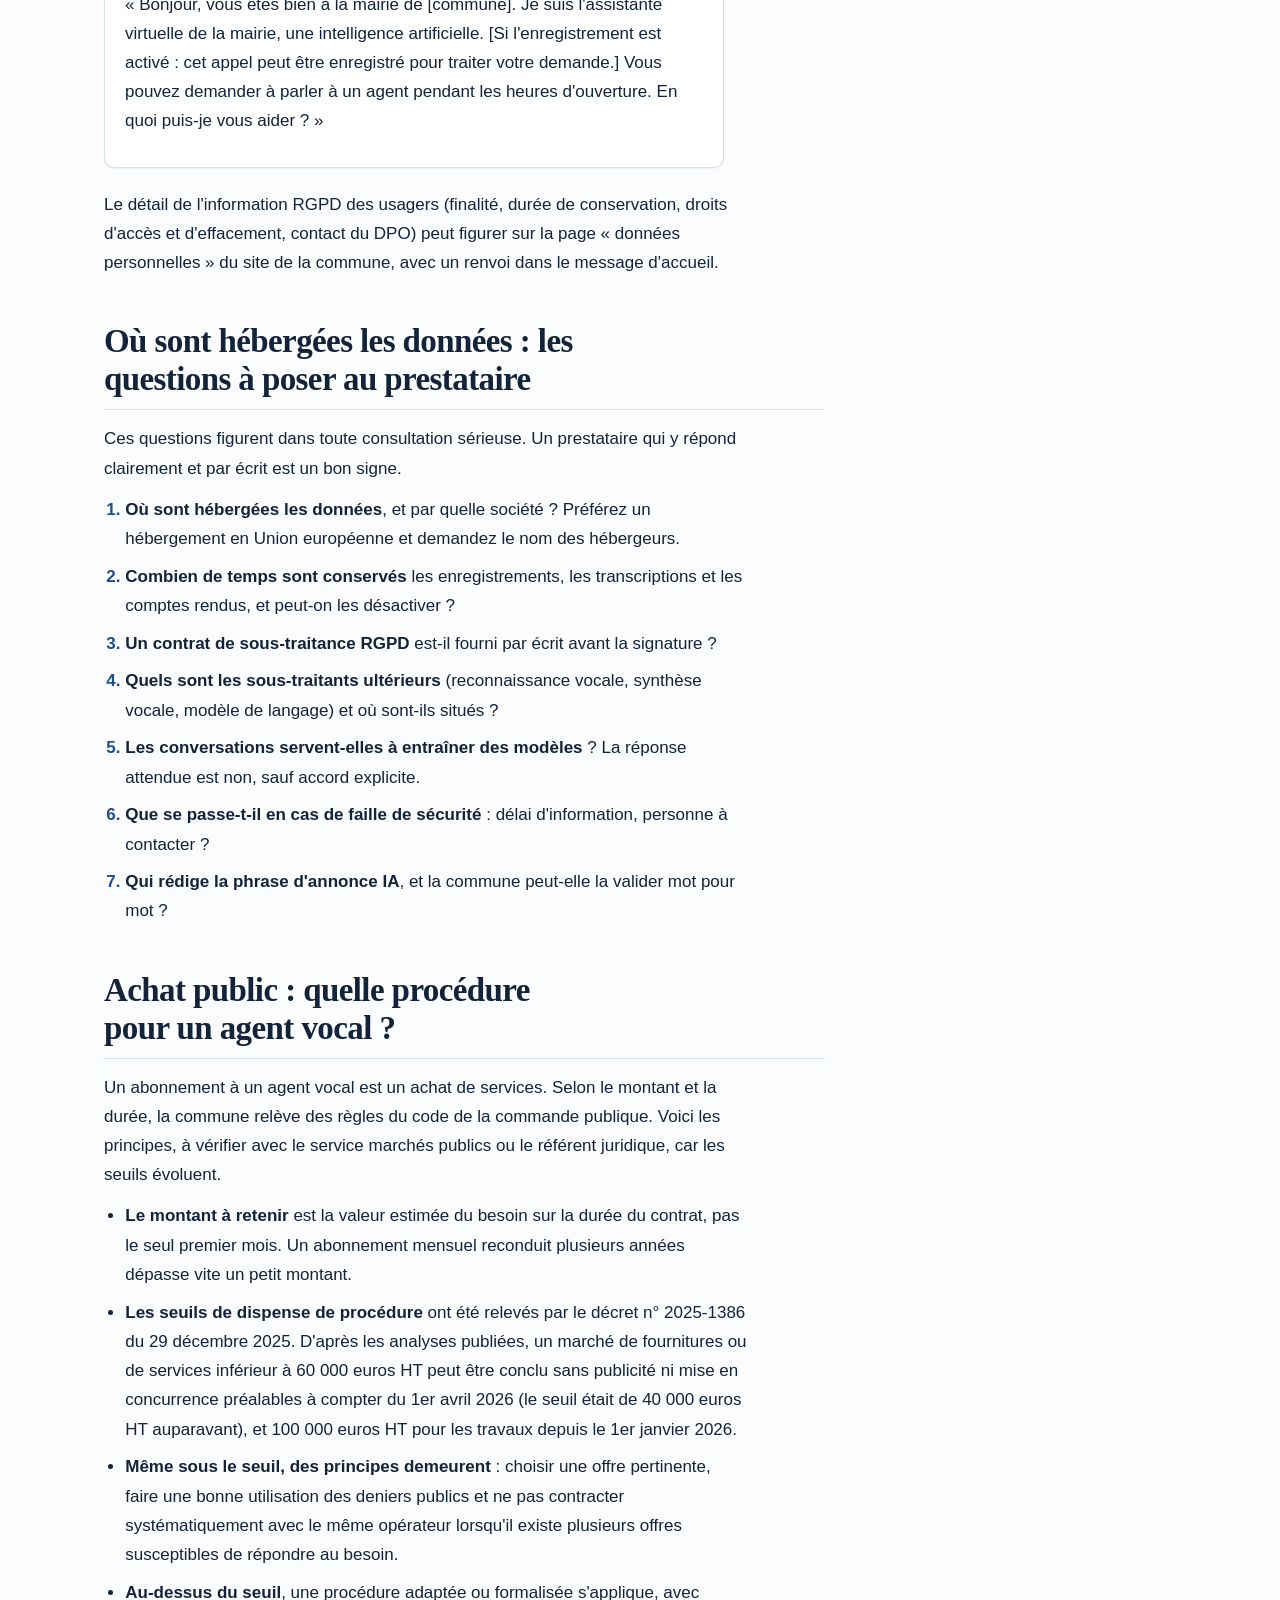
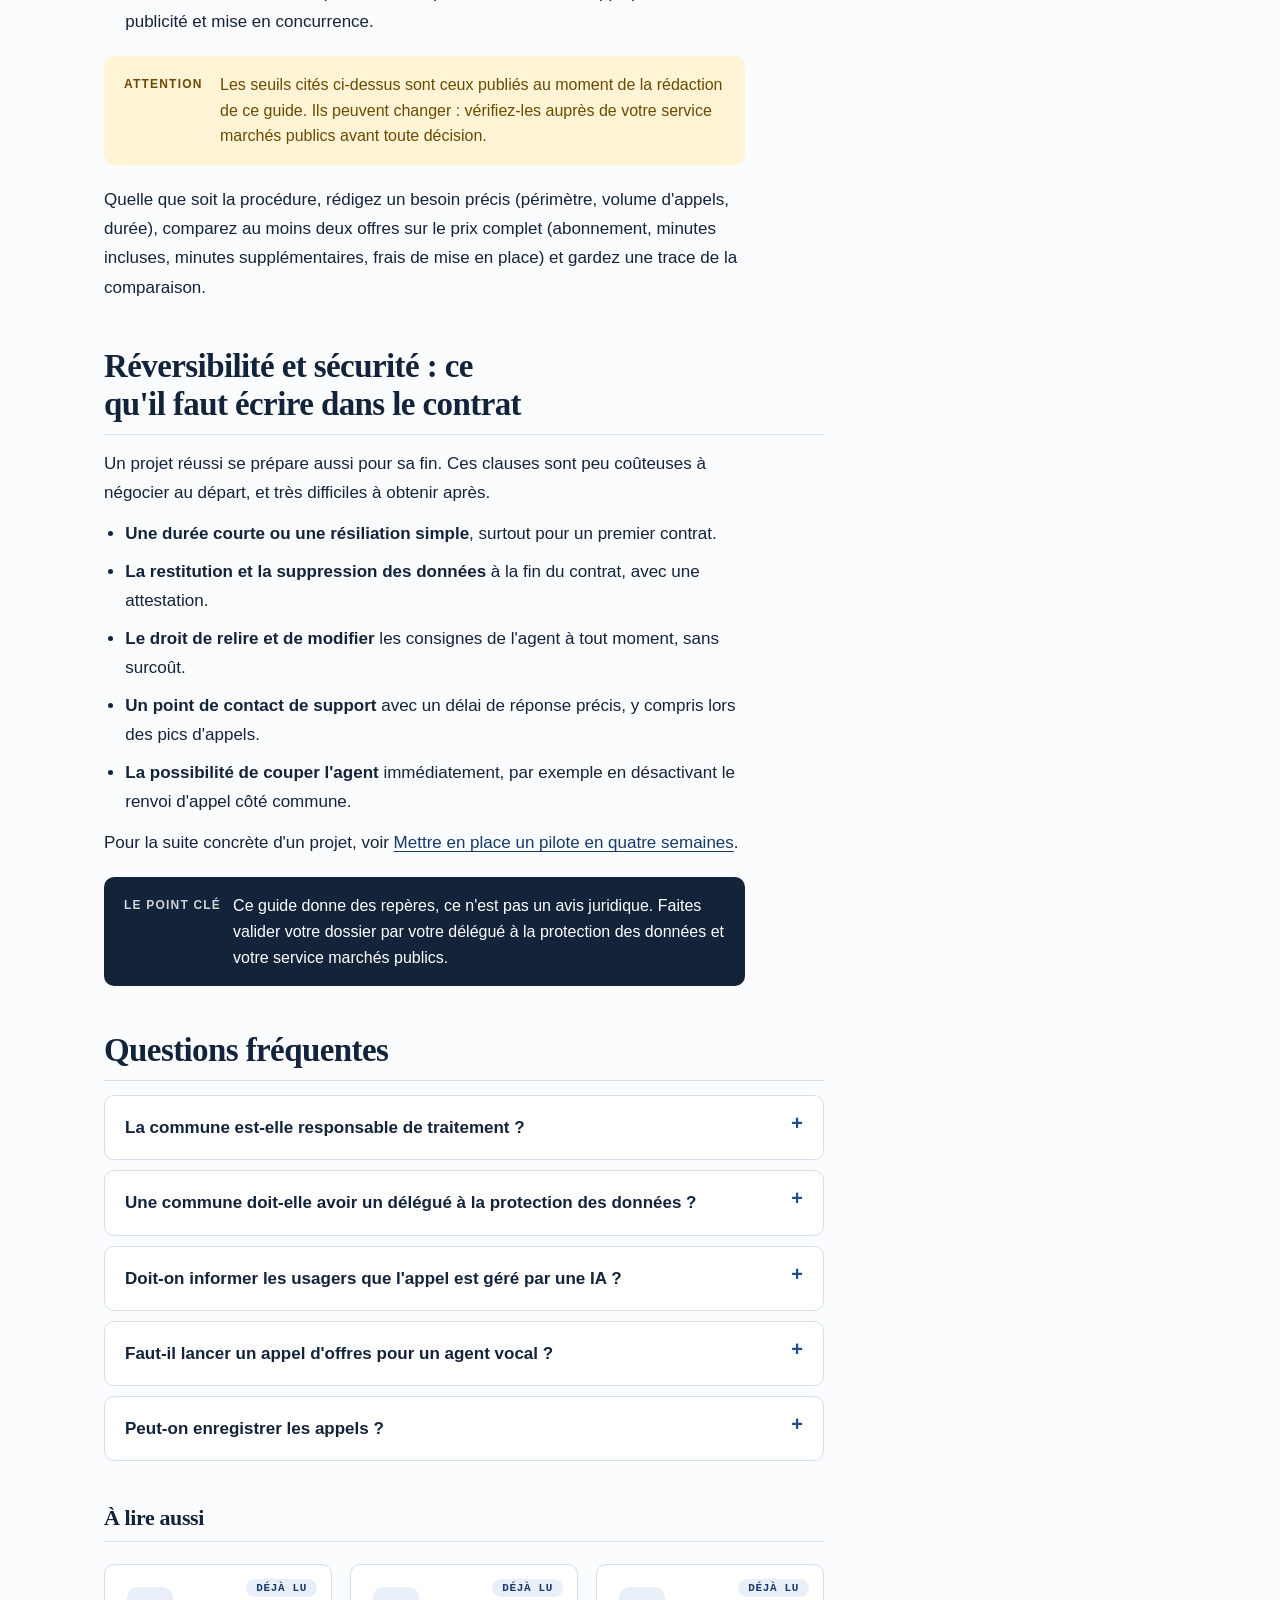
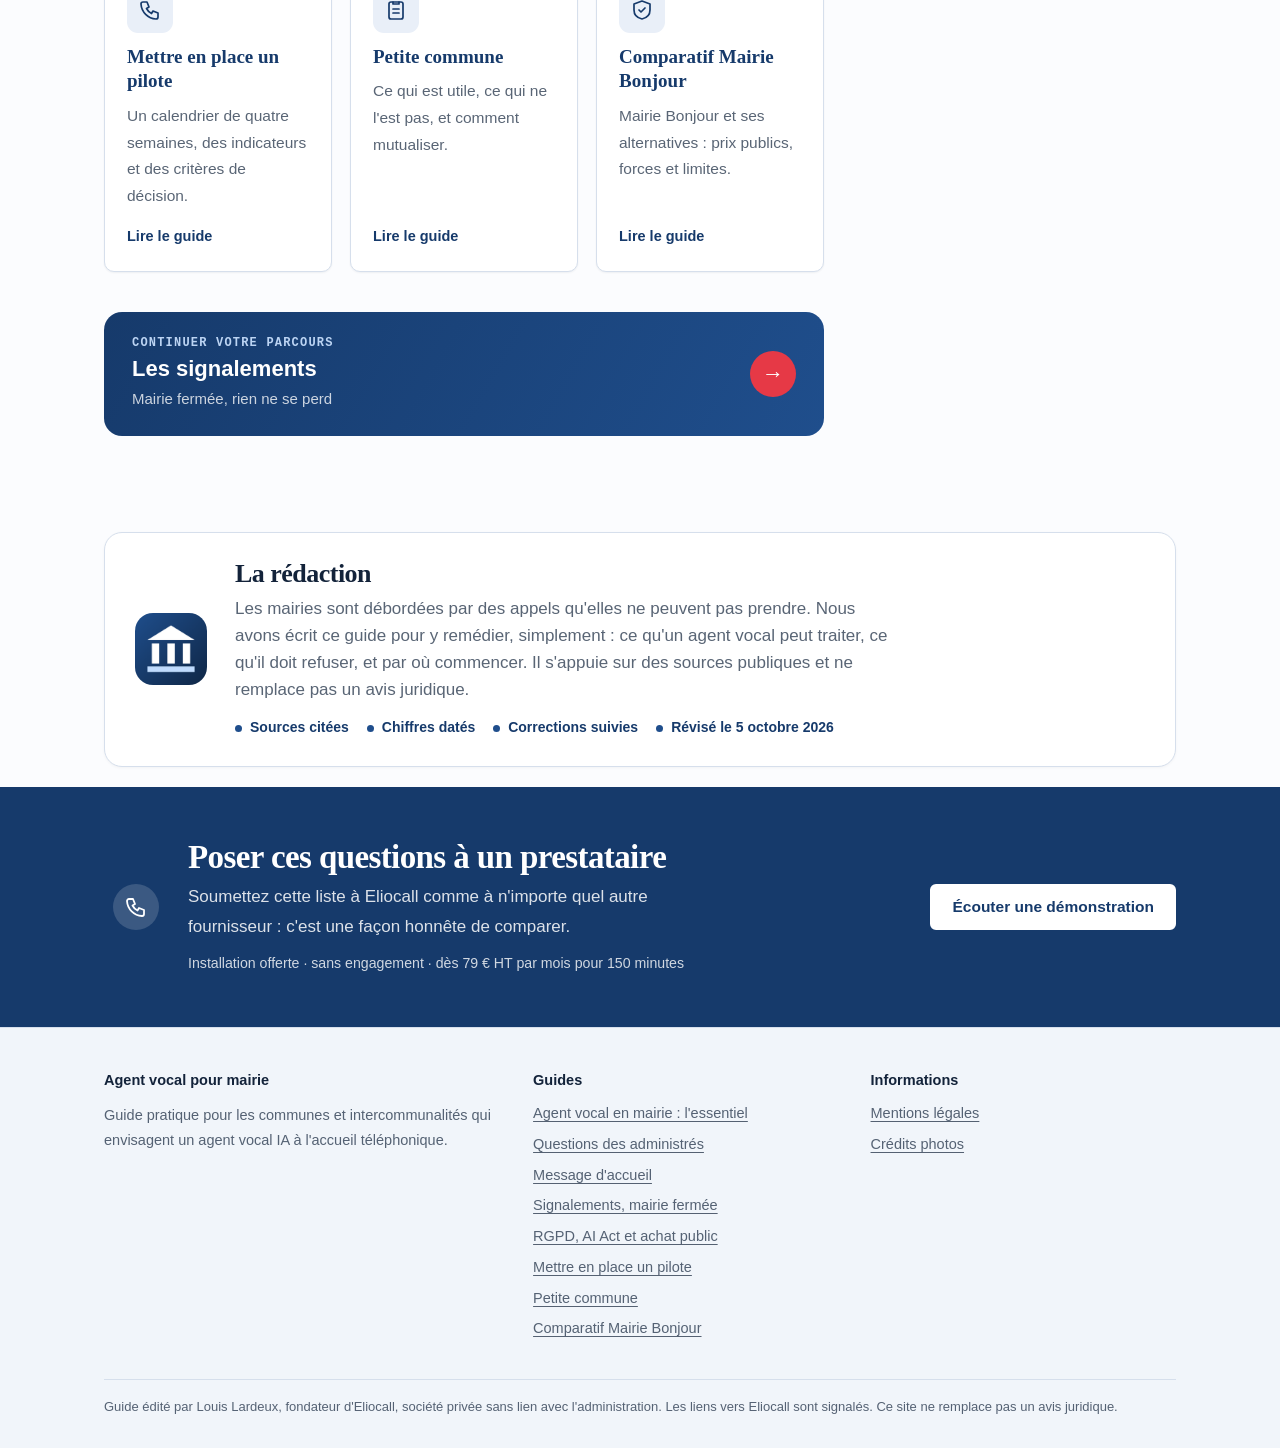
<file: rgpd-achat-public/index.html>
<!doctype html>
<html lang="fr">
<head>
<meta charset="utf-8">
<meta name="viewport" content="width=device-width, initial-scale=1">
<title>Agent vocal en mairie : RGPD, AI Act et achat public</title>
<meta name="description" content="Responsable de traitement, DPO, article 50 de l&#x27;AI Act, hébergement, achat public : ce qu&#x27;une commune vérifie avant de lancer un agent vocal IA.">
<link rel="canonical" href="https://agent-ia-vocal-pour-mairie.fr/rgpd-achat-public/">
<meta property="og:type" content="article">
<meta property="og:locale" content="fr_FR">
<meta property="og:site_name" content="Agent vocal pour mairie">
<meta property="og:title" content="Agent vocal en mairie : RGPD, AI Act et achat public">
<meta property="og:description" content="Responsable de traitement, DPO, article 50 de l&#x27;AI Act, hébergement, achat public : ce qu&#x27;une commune vérifie avant de lancer un agent vocal IA.">
<meta property="og:url" content="https://agent-ia-vocal-pour-mairie.fr/rgpd-achat-public/">
<meta property="og:image" content="https://agent-ia-vocal-pour-mairie.fr/og-image.png">
<meta property="og:image:width" content="1200">
<meta property="og:image:height" content="630">
<meta property="og:image:alt" content="Agent vocal pour mairie">
<meta name="twitter:card" content="summary_large_image">
<meta name="twitter:image" content="https://agent-ia-vocal-pour-mairie.fr/og-image.png">
<link rel="icon" href="/favicon.ico" sizes="48x48">
<link rel="icon" href="/favicon.svg" type="image/svg+xml">
<link rel="icon" href="/favicon-48.png" type="image/png" sizes="48x48">
<link rel="apple-touch-icon" href="/apple-touch-icon.png">
<meta name="theme-color" content="#1f4e8c">

<meta http-equiv="Content-Security-Policy" content="default-src 'self'; script-src 'self' 'unsafe-inline'; style-src 'self' 'unsafe-inline'; img-src 'self' data:; base-uri 'self'; form-action 'none'">
<meta name="referrer" content="strict-origin-when-cross-origin">
<script type="application/ld+json">{"@context": "https://schema.org", "@graph": [{"@type": "BreadcrumbList", "itemListElement": [{"@type": "ListItem", "position": 1, "name": "Accueil", "item": "https://agent-ia-vocal-pour-mairie.fr/"}, {"@type": "ListItem", "position": 2, "name": "RGPD et achat public", "item": "https://agent-ia-vocal-pour-mairie.fr/rgpd-achat-public/"}]}, {"@type": "Article", "headline": "Agent vocal en mairie : RGPD, article 50 de l'AI Act et achat public", "description": "Responsable de traitement, DPO, article 50 de l'AI Act, hébergement, achat public : ce qu'une commune vérifie avant de lancer un agent vocal IA.", "inLanguage": "fr-FR", "datePublished": "2026-10-05", "dateModified": "2026-10-05", "mainEntityOfPage": "https://agent-ia-vocal-pour-mairie.fr/rgpd-achat-public/", "author": {"@type": "Organization", "name": "Agent vocal pour mairie", "url": "https://agent-ia-vocal-pour-mairie.fr"}, "publisher": {"@type": "Organization", "name": "Agent vocal pour mairie", "url": "https://agent-ia-vocal-pour-mairie.fr"}}, {"@type": "FAQPage", "mainEntity": [{"@type": "Question", "name": "La commune est-elle responsable de traitement ?", "acceptedAnswer": {"@type": "Answer", "text": "Oui. La commune détermine les finalités et les moyens du traitement, le prestataire de l'agent vocal est son sous-traitant. Un contrat de sous-traitance (article 28 du RGPD) doit être signé avant la mise en service."}}, {"@type": "Question", "name": "Une commune doit-elle avoir un délégué à la protection des données ?", "acceptedAnswer": {"@type": "Answer", "text": "Oui. La CNIL indique que le RGPD impose à toutes les structures publiques de désigner un délégué. Une commune peut partager un DPO avec d'autres organismes publics, par exemple via l'intercommunalité, un syndicat ou un centre de gestion."}}, {"@type": "Question", "name": "Doit-on informer les usagers que l'appel est géré par une IA ?", "acceptedAnswer": {"@type": "Answer", "text": "Oui, au début de l'appel. L'article 50 du règlement européen sur l'IA impose d'informer la personne qu'elle interagit avec une IA, sauf si c'est évident. Il est recommandé de le préciser aussi sur le site de la commune."}}, {"@type": "Question", "name": "Faut-il lancer un appel d'offres pour un agent vocal ?", "acceptedAnswer": {"@type": "Answer", "text": "Cela dépend du montant total estimé sur la durée du contrat et des seuils en vigueur. Depuis le 1er avril 2026, d'après les analyses du décret n° 2025-1386, un marché de services sous 60 000 euros HT peut être conclu sans publicité ni mise en concurrence, avec des principes de bonne gestion à respecter. Confirmez toujours avec le service marchés publics."}}, {"@type": "Question", "name": "Peut-on enregistrer les appels ?", "acceptedAnswer": {"@type": "Answer", "text": "C'est possible mais ce n'est pas obligatoire. Si l'enregistrement est activé, les usagers doivent en être informés au début de l'appel, la durée de conservation doit être courte et fixée par la commune, et le DPO doit valider le dispositif."}}]}]}</script>
<link rel="stylesheet" href="/style.css">
<script>(function(){var d=document.documentElement;if(window.matchMedia&&matchMedia("(prefers-reduced-motion: reduce)").matches)return;d.classList.add("m-js");setTimeout(function(){if(!window.__rvok)d.classList.add("m-show")},3500)})();</script>
</head>
<body>
<a class="m-skip" href="#contenu">Aller au contenu</a>
<div class="m-rdp" id="rdp" aria-hidden="true"><i></i></div>
<header class="m-top"><div class="m-wrap"><a class="m-brand" href="/">Agent vocal <span>pour mairie</span></a><nav class="m-nav" aria-label="Navigation"><a href="/questions-des-administres/">Questions des administrés</a><a href="/message-d-accueil-telephonique-mairie/">Message d'accueil</a><a href="/rgpd-achat-public/" class="m-cur">RGPD et achat public</a><a href="/mise-en-place-pilote/">Mise en place</a><a href="/petite-commune/">Petite commune</a><a href="/mairie-bonjour-avis-alternatives/">Comparatif</a></nav><a class="m-btn m-small" href="https://eliocall.com/?utm_source=agent-ia-vocal-pour-mairie&amp;utm_medium=guide&amp;utm_campaign=header" rel="nofollow sponsored noopener">Démonstration</a></div></header>
<main id="contenu">
<div class="m-page-head"><img class="m-pgbg" src="/img/mairie-yffiniac.jpg" alt="Hôtel de ville d'Yffiniac (Côtes-d'Armor)" width="1400" height="933" loading="eager" decoding="async"><div class="m-wrap"><div class="m-eq" aria-hidden="true"><i></i><i></i><i></i><i></i><i></i></div><div class="m-crumbs"><a href="/">Accueil</a><i>›</i>RGPD et achat public</div><div class="m-kicker">Cadre juridique pour les communes</div><h1>Agent vocal en mairie&nbsp;: RGPD, article 50 de l'AI Act et achat public</h1><p class="m-lead">Avant de confier le standard à une IA, une commune doit répondre à quelques questions de fond&nbsp;: qui est responsable des données, que dit-on aux usagers, comment achète-t-on.</p><div class="m-meta"><span>Mis à jour le 5 octobre 2026</span><span>7 min de lecture</span></div></div></div>
<div class="m-wrap m-layout"><article class="m-doc"><div class="m-summary"><b>L'essentiel</b><ul><li>La commune est responsable de traitement, le prestataire est son sous-traitant&nbsp;: un contrat écrit est nécessaire.</li><li>Toutes les structures publiques doivent avoir un DPO, qui peut être mutualisé.</li><li>L'usager doit être informé qu'il parle à une IA dès le début de l'appel (article 50, applicable depuis le 2 août 2026).</li><li>Pour l'achat, le montant total sur la durée et les seuils en vigueur déterminent la procédure&nbsp;: à vérifier avec le service marchés.</li></ul></div><section id="qui-est-responsable-des-donnees-la-commune-ou-le" class="m-rv"><h2>Qui est responsable des données&nbsp;: la commune ou le prestataire&nbsp;?</h2>
<p>Dans un projet d'agent vocal, la commune décide pourquoi et comment les appels sont traités&nbsp;: c'est elle le <strong>responsable de traitement</strong>. Le prestataire qui fait fonctionner l'agent agit pour son compte&nbsp;: c'est le <strong>sous-traitant</strong>.</p>
<p>Cette répartition a une conséquence concrète. Le règlement général sur la protection des données (<a href="https://eur-lex.europa.eu/legal-content/FR/TXT/?uri=CELEX:32016R0679" rel="noopener">RGPD</a>) impose un contrat entre les deux, qui précise ce que le prestataire a le droit de faire des données, pendant combien de temps, avec quelles garanties de sécurité, et ce qu'il doit faire à la fin. Ce contrat est celui de l'article 28.</p>
<p>La commune ne peut pas se contenter de conditions générales d'utilisation en ligne. Elle doit obtenir ce contrat par écrit avant la signature, et le faire relire par son délégué à la protection des données.</p>
</section><section id="une-commune-doit-elle-avoir-un-dpo-et-peut-il-et" class="m-rv"><h2>Une commune doit-elle avoir un DPO, et peut-il être mutualisé&nbsp;?</h2>
<p>Oui. La CNIL est claire sur sa page dédiée aux <a href="https://www.cnil.fr/fr/collectivites-territoriales" rel="noopener">collectivités territoriales</a>&nbsp;: «&nbsp;Le RGPD impose à toutes les structures publiques de désigner un délégué.&nbsp;» Cela vaut aussi pour les petites communes.</p>
<p>La désignation se fait auprès de la CNIL, et le délégué (DPO) a pour mission d'informer, de conseiller et de contrôler le respect des règles. La CNIL recommande à chaque collectivité de tenir un registre listant ses traitements de données. Un agent vocal est un traitement de plus&nbsp;: il doit y figurer.</p>
<p>Le règlement prévoit que plusieurs organismes publics puissent partager un même délégué, «&nbsp;compte tenu de leur structure organisationnelle et de leur taille&nbsp;» (article 37 du RGPD). C'est ce qui rend la mutualisation possible, par exemple au niveau d'une communauté de communes, d'un syndicat informatique ou d'un centre de gestion. Vérifiez auprès de votre structure si un DPO est déjà désigné pour votre commune&nbsp;: c'est généralement le cas.</p>
</section><section id="quelles-donnees-personnelles-un-agent-vocal-trai" class="m-rv"><h2>Quelles données personnelles un agent vocal traite-t-il&nbsp;?</h2>
<p>Un agent vocal manipule plus de données qu'il n'y paraît. Faites avec votre DPO la liste de ce qui est collecté, pourquoi, et combien de temps c'est conservé.</p>
<div class="m-tablewrap"><table><tr><th>Donnée</th><th>D'où elle vient</th><th>Question à se poser</th></tr><tr><td>La voix de l'appelant</td><td>L'appel lui-même</td><td>Est-elle enregistrée&nbsp;? Combien de temps&nbsp;? Peut-on le désactiver&nbsp;?</td></tr><tr><td>Le numéro de téléphone</td><td>Le réseau téléphonique</td><td>Est-il conservé, et pour rappeler uniquement&nbsp;?</td></tr><tr><td>Le contenu de la demande</td><td>Ce que dit l'administré</td><td>Est-il transcrit, résumé, transmis, supprimé quand&nbsp;?</td></tr><tr><td>Nom et adresse donnés oralement</td><td>L'administré</td><td>Sont-ils transmis uniquement au service concerné&nbsp;?</td></tr><tr><td>Des données sensibles évoquées spontanément</td><td>L'administré</td><td>Que fait l'outil quand quelqu'un parle de sa santé ou de sa situation sociale&nbsp;?</td></tr></table></div>
<p>Principe de bon sens&nbsp;: ne collecter que ce qui sert à traiter la demande, et prévoir une durée de conservation courte, fixée par la commune. La base juridique du traitement (en général la mission d'intérêt public de l'accueil du public) et la nécessité d'une analyse d'impact sont des questions à trancher avec le DPO, pas avec le prestataire.</p>
</section><section id="faut-il-prevenir-les-usagers-qu-ils-parlent-a-un" class="m-rv"><h2>Faut-il prévenir les usagers qu'ils parlent à une IA&nbsp;?</h2>
<p>Oui. L'article 50 du règlement européen sur l'intelligence artificielle (<a href="https://eur-lex.europa.eu/legal-content/FR/TXT/?uri=CELEX:32024R1689" rel="noopener">règlement (UE) 2024/1689</a>) impose que les systèmes d'IA conçus pour interagir directement avec des personnes les informent qu'elles parlent à une IA, sauf si cela est évident compte tenu du contexte. Cette obligation de transparence s'applique depuis le 2 août 2026, d'après les analyses publiées après l'accord sur le «&nbsp;omnibus numérique&nbsp;», qui n'a pas reporté cette échéance.</p>
<p>En pratique, la phrase doit venir au début de l'appel, avant toute demande d'information. En complément, la commune informe les usagers sur son site et dans son bulletin. Voici un modèle, à adapter par la commune et à faire valider par le DPO&nbsp;:</p>
<div class="m-callbox"><p>«&nbsp;Bonjour, vous êtes bien à la mairie de [commune]. Je suis l'assistante virtuelle de la mairie, une intelligence artificielle. [Si l'enregistrement est activé&nbsp;: cet appel peut être enregistré pour traiter votre demande.] Vous pouvez demander à parler à un agent pendant les heures d'ouverture. En quoi puis-je vous aider&nbsp;?&nbsp;»</p></div>
<p>Le détail de l'information RGPD des usagers (finalité, durée de conservation, droits d'accès et d'effacement, contact du DPO) peut figurer sur la page «&nbsp;données personnelles&nbsp;» du site de la commune, avec un renvoi dans le message d'accueil.</p>
</section><section id="ou-sont-hebergees-les-donnees-les-questions-a-po" class="m-rv"><h2>Où sont hébergées les données&nbsp;: les questions à poser au prestataire</h2>
<p>Ces questions figurent dans toute consultation sérieuse. Un prestataire qui y répond clairement et par écrit est un bon signe.</p>
<ol class="m-rules">
 <li><strong>Où sont hébergées les données</strong>, et par quelle société&nbsp;? Préférez un hébergement en Union européenne et demandez le nom des hébergeurs.</li>
 <li><strong>Combien de temps sont conservés</strong> les enregistrements, les transcriptions et les comptes rendus, et peut-on les désactiver&nbsp;?</li>
 <li><strong>Un contrat de sous-traitance RGPD</strong> est-il fourni par écrit avant la signature&nbsp;?</li>
 <li><strong>Quels sont les sous-traitants ultérieurs</strong> (reconnaissance vocale, synthèse vocale, modèle de langage) et où sont-ils situés&nbsp;?</li>
 <li><strong>Les conversations servent-elles à entraîner des modèles</strong>&nbsp;? La réponse attendue est non, sauf accord explicite.</li>
 <li><strong>Que se passe-t-il en cas de faille de sécurité</strong>&nbsp;: délai d'information, personne à contacter&nbsp;?</li>
 <li><strong>Qui rédige la phrase d'annonce IA</strong>, et la commune peut-elle la valider mot pour mot&nbsp;?</li>
</ol>
</section><section id="achat-public-quelle-procedure-pour-un-agent-voca" class="m-rv"><h2>Achat public&nbsp;: quelle procédure pour un agent vocal&nbsp;?</h2>
<p>Un abonnement à un agent vocal est un achat de services. Selon le montant et la durée, la commune relève des règles du code de la commande publique. Voici les principes, à vérifier avec le service marchés publics ou le référent juridique, car les seuils évoluent.</p>
<ul class="m-clean">
 <li><strong>Le montant à retenir</strong> est la valeur estimée du besoin sur la durée du contrat, pas le seul premier mois. Un abonnement mensuel reconduit plusieurs années dépasse vite un petit montant.</li>
 <li><strong>Les seuils de dispense de procédure</strong> ont été relevés par le décret n° 2025-1386 du 29 décembre 2025. D'après les analyses publiées, un marché de fournitures ou de services inférieur à 60 000 euros HT peut être conclu sans publicité ni mise en concurrence préalables à compter du 1er avril 2026 (le seuil était de 40 000 euros HT auparavant), et 100 000 euros HT pour les travaux depuis le 1er janvier 2026.</li>
 <li><strong>Même sous le seuil, des principes demeurent</strong>&nbsp;: choisir une offre pertinente, faire une bonne utilisation des deniers publics et ne pas contracter systématiquement avec le même opérateur lorsqu'il existe plusieurs offres susceptibles de répondre au besoin.</li>
 <li><strong>Au-dessus du seuil</strong>, une procédure adaptée ou formalisée s'applique, avec publicité et mise en concurrence.</li>
</ul>
<div class="m-callout m-co-warn"><strong>Attention</strong><div><p>Les seuils cités ci-dessus sont ceux publiés au moment de la rédaction de ce guide. Ils peuvent changer&nbsp;: vérifiez-les auprès de votre service marchés publics avant toute décision.</p></div></div>
<p>Quelle que soit la procédure, rédigez un besoin précis (périmètre, volume d'appels, durée), comparez au moins deux offres sur le prix complet (abonnement, minutes incluses, minutes supplémentaires, frais de mise en place) et gardez une trace de la comparaison.</p>
</section><section id="reversibilite-et-securite-ce-qu-il-faut-ecrire-d" class="m-rv"><h2>Réversibilité et sécurité&nbsp;: ce qu'il faut écrire dans le contrat</h2>
<p>Un projet réussi se prépare aussi pour sa fin. Ces clauses sont peu coûteuses à négocier au départ, et très difficiles à obtenir après.</p>
<ul class="m-clean">
 <li><strong>Une durée courte ou une résiliation simple</strong>, surtout pour un premier contrat.</li>
 <li><strong>La restitution et la suppression des données</strong> à la fin du contrat, avec une attestation.</li>
 <li><strong>Le droit de relire et de modifier</strong> les consignes de l'agent à tout moment, sans surcoût.</li>
 <li><strong>Un point de contact de support</strong> avec un délai de réponse précis, y compris lors des pics d'appels.</li>
 <li><strong>La possibilité de couper l'agent</strong> immédiatement, par exemple en désactivant le renvoi d'appel côté commune.</li>
</ul>
<p>Pour la suite concrète d'un projet, voir <a href="/mise-en-place-pilote/" rel="noopener">Mettre en place un pilote en quatre semaines</a>.</p>
<div class="m-callout m-co-key"><strong>Le point clé</strong><div><p>Ce guide donne des repères, ce n'est pas un avis juridique. Faites valider votre dossier par votre délégué à la protection des données et votre service marchés publics.</p></div></div></section><section id="questions" class="m-rv"><h2>Questions fréquentes</h2><details><summary>La commune est-elle responsable de traitement&nbsp;?</summary><p>Oui. La commune détermine les finalités et les moyens du traitement, le prestataire de l'agent vocal est son sous-traitant. Un contrat de sous-traitance (article 28 du RGPD) doit être signé avant la mise en service.</p></details><details><summary>Une commune doit-elle avoir un délégué à la protection des données&nbsp;?</summary><p>Oui. La CNIL indique que le RGPD impose à toutes les structures publiques de désigner un délégué. Une commune peut partager un DPO avec d'autres organismes publics, par exemple via l'intercommunalité, un syndicat ou un centre de gestion.</p></details><details><summary>Doit-on informer les usagers que l'appel est géré par une IA&nbsp;?</summary><p>Oui, au début de l'appel. L'article 50 du règlement européen sur l'IA impose d'informer la personne qu'elle interagit avec une IA, sauf si c'est évident. Il est recommandé de le préciser aussi sur le site de la commune.</p></details><details><summary>Faut-il lancer un appel d'offres pour un agent vocal&nbsp;?</summary><p>Cela dépend du montant total estimé sur la durée du contrat et des seuils en vigueur. Depuis le 1er avril 2026, d'après les analyses du décret n° 2025-1386, un marché de services sous 60 000 euros HT peut être conclu sans publicité ni mise en concurrence, avec des principes de bonne gestion à respecter. Confirmez toujours avec le service marchés publics.</p></details><details><summary>Peut-on enregistrer les appels&nbsp;?</summary><p>C'est possible mais ce n'est pas obligatoire. Si l'enregistrement est activé, les usagers doivent en être informés au début de l'appel, la durée de conservation doit être courte et fixée par la commune, et le DPO doit valider le dispositif.</p></details></section><div class="m-related"><h2>À lire aussi</h2><div class="m-cards m-cols3"><a class="m-card" href="/mise-en-place-pilote/"><span class="m-ico" aria-hidden="true"><svg viewBox="0 0 24 24" width="24" height="24" fill="none" stroke="currentColor" stroke-width="1.7" stroke-linecap="round" stroke-linejoin="round"><path d="M5 4h4l2 5-2.5 1.5a11 11 0 0 0 5 5L15 13l5 2v4a2 2 0 0 1-2 2A16 16 0 0 1 3 6a2 2 0 0 1 2-2z"/></svg></span><h3>Mettre en place un pilote</h3><p>Un calendrier de quatre semaines, des indicateurs et des critères de décision.</p><span class="m-more">Lire le guide</span></a><a class="m-card" href="/petite-commune/"><span class="m-ico" aria-hidden="true"><svg viewBox="0 0 24 24" width="24" height="24" fill="none" stroke="currentColor" stroke-width="1.7" stroke-linecap="round" stroke-linejoin="round"><rect x="5" y="4" width="14" height="17" rx="2"/><path d="M9 4v2h6V4M9 11h6M9 15h6"/></svg></span><h3>Petite commune</h3><p>Ce qui est utile, ce qui ne l'est pas, et comment mutualiser.</p><span class="m-more">Lire le guide</span></a><a class="m-card" href="/mairie-bonjour-avis-alternatives/"><span class="m-ico" aria-hidden="true"><svg viewBox="0 0 24 24" width="24" height="24" fill="none" stroke="currentColor" stroke-width="1.7" stroke-linecap="round" stroke-linejoin="round"><path d="M12 3l8 3v6c0 5-3.5 8-8 9-4.5-1-8-4-8-9V6z"/><path d="M9 12l2 2 4-4"/></svg></span><h3>Comparatif Mairie Bonjour</h3><p>Mairie Bonjour et ses alternatives&nbsp;: prix publics, forces et limites.</p><span class="m-more">Lire le guide</span></a></div></div><div id="nx-box" hidden></div></article><aside class="m-side"><nav class="m-toc" aria-label="Sommaire"><b>Sommaire</b><ol><li><a href="#qui-est-responsable-des-donnees-la-commune-ou-le">Qui est responsable des données&nbsp;: la commune ou le prestataire&nbsp;?</a></li><li><a href="#une-commune-doit-elle-avoir-un-dpo-et-peut-il-et">Une commune doit-elle avoir un DPO, et peut-il être mutualisé&nbsp;?</a></li><li><a href="#quelles-donnees-personnelles-un-agent-vocal-trai">Quelles données personnelles un agent vocal traite-t-il&nbsp;?</a></li><li><a href="#faut-il-prevenir-les-usagers-qu-ils-parlent-a-un">Faut-il prévenir les usagers qu'ils parlent à une IA&nbsp;?</a></li><li><a href="#ou-sont-hebergees-les-donnees-les-questions-a-po">Où sont hébergées les données&nbsp;: les questions à poser au prestataire</a></li><li><a href="#achat-public-quelle-procedure-pour-un-agent-voca">Achat public&nbsp;: quelle procédure pour un agent vocal&nbsp;?</a></li><li><a href="#reversibilite-et-securite-ce-qu-il-faut-ecrire-d">Réversibilité et sécurité&nbsp;: ce qu'il faut écrire dans le contrat</a></li></ol></nav><div class="m-sidecta"><b>Écouter une démonstration</b><p>Un agent vocal répond à un appel de démonstration. Sans engagement, avant tout projet.</p><a class="m-btn" href="https://eliocall.com/?utm_source=agent-ia-vocal-pour-mairie&utm_medium=guide&utm_campaign=ecouter#hero-form" rel="nofollow sponsored noopener">Écouter un agent</a><small style="display:block;margin-top:10px;opacity:.75">Dès 79 € HT par mois · 150 minutes</small></div><div id="jr-box" hidden></div></aside></div>
<section class="m-rdn" id="redaction"><div class="m-wrap"><div class="m-rdc"><img class="m-rdm" src="/icon-192.png" alt="Logo de la rédaction" width="72" height="72" loading="lazy" decoding="async"><div><h2>La rédaction</h2><p>Les mairies sont débordées par des appels qu'elles ne peuvent pas prendre. Nous avons écrit ce guide pour y remédier, simplement&nbsp;: ce qu'un agent vocal peut traiter, ce qu'il doit refuser, et par où commencer. Il s'appuie sur des sources publiques et ne remplace pas un avis juridique.</p><ul><li>Sources citées</li><li>Chiffres datés</li><li>Corrections suivies</li><li>Révisé le 5 octobre 2026</li></ul></div></div></div></section>
<div class="m-band"><div class="m-wrap"><div><div class="m-rg" aria-hidden="true"><span></span><span></span><span></span><b><svg viewBox="0 0 24 24" width="24" height="24" fill="none" stroke="#fff" stroke-width="1.8" stroke-linecap="round" stroke-linejoin="round"><path d="M5 4h4l2 5-2.5 1.5a11 11 0 0 0 5 5L15 13l5 2v4a2 2 0 0 1-2 2A16 16 0 0 1 3 6a2 2 0 0 1 2-2z"/></svg></b></div><div><h2>Poser ces questions à un prestataire</h2><p>Soumettez cette liste à Eliocall comme à n'importe quel autre fournisseur&nbsp;: c'est une façon honnête de comparer.</p><small style="display:block;margin-top:10px;opacity:.8">Installation offerte · sans engagement · dès 79 € HT par mois pour 150 minutes</small></div></div><a class="m-btn" href="https://eliocall.com/?utm_source=agent-ia-vocal-pour-mairie&amp;utm_medium=guide&amp;utm_campaign=mairie-rgpd" rel="nofollow sponsored noopener">Écouter une démonstration</a></div></div>
</main>
<footer class="m-foot"><div class="m-wrap"><div><b>Agent vocal <span>pour mairie</span></b><p>Guide pratique pour les communes et intercommunalités qui envisagent un agent vocal IA à l'accueil téléphonique.</p></div><div><b>Guides</b><ul><li><a href="/">Agent vocal en mairie&nbsp;: l'essentiel</a></li><li><a href="/questions-des-administres/">Questions des administrés</a></li><li><a href="/message-d-accueil-telephonique-mairie/">Message d'accueil</a></li><li><a href="/signalement-mairie-fermee/">Signalements, mairie fermée</a></li><li><a href="/rgpd-achat-public/">RGPD, AI Act et achat public</a></li><li><a href="/mise-en-place-pilote/">Mettre en place un pilote</a></li><li><a href="/petite-commune/">Petite commune</a></li><li><a href="/mairie-bonjour-avis-alternatives/">Comparatif Mairie Bonjour</a></li></ul></div><div><b>Informations</b><ul><li><a href="/mentions-legales/">Mentions légales</a></li><li><a href="/mentions-legales/#credits-photos">Crédits photos</a></li></ul></div><div class="m-small">Guide édité par Louis Lardeux, fondateur d'Eliocall, société privée sans lien avec l'administration. Les liens vers Eliocall sont signalés. Ce site ne remplace pas un avis juridique.</div></div></footer>
<script>(function(){var P="m-",d=document;if(window.matchMedia&&matchMedia("(prefers-reduced-motion: reduce)").matches)return;window.__rvok=1;
var rd=d.getElementById("rdp"),bar=rd&&rd.firstElementChild,top=d.querySelector("."+P+"top"),tk=false;
function onS(){tk=false;var h=d.documentElement,max=h.scrollHeight-h.clientHeight,y=window.pageYOffset||h.scrollTop;if(bar&&max>0)bar.style.transform="scaleX("+Math.min(1,y/max)+")";if(top){if(y>8)top.classList.add(P+"sc");else top.classList.remove(P+"sc")}}
window.addEventListener("scroll",function(){if(!tk){tk=true;requestAnimationFrame(onS)}},{passive:true});onS();
var ap=[].slice.call(d.querySelectorAll("[data-ap]"));if("IntersectionObserver" in window){var ao=new IntersectionObserver(function(es){es.forEach(function(e){if(e.isIntersecting)e.target.removeAttribute("data-off");else e.target.setAttribute("data-off","1")})},{rootMargin:"80px"});ap.forEach(function(el){ao.observe(el)})}
var rv=[].slice.call(d.querySelectorAll("."+P+"rv"));
if("IntersectionObserver" in window){var io=new IntersectionObserver(function(es){es.forEach(function(e){if(e.isIntersecting){e.target.classList.add(P+"in");io.unobserve(e.target)}})},{threshold:.06,rootMargin:"0px 0px -5% 0px"});rv.forEach(function(el){io.observe(el)})}else{rv.forEach(function(el){el.classList.add(P+"in")})}
var links=[].slice.call(d.querySelectorAll("."+P+"toc a")),map={};links.forEach(function(a){map[a.getAttribute("href").slice(1)]=a});
if("IntersectionObserver" in window&&links.length){var so=new IntersectionObserver(function(es){es.forEach(function(e){if(e.isIntersecting){links.forEach(function(a){a.classList.remove(P+"act")});var a=map[e.target.id];if(a)a.classList.add(P+"act")}})},{rootMargin:"-18% 0px -70% 0px"});[].slice.call(d.querySelectorAll("."+P+"doc section[id]")).forEach(function(x){so.observe(x)})}
})();</script>

<div id="stk" role="complementary" aria-label="Écouter un agent vocal"><a href="https://eliocall.com/?utm_source=agent-ia-vocal-pour-mairie&utm_medium=guide&utm_campaign=ecouter#hero-form" rel="nofollow sponsored noopener"><span class="m-w" aria-hidden="true"><i></i><i></i><i></i><i></i></span><span><b>Écouter un agent en démonstration</b><small>Sur eliocall.com</small></span></a><button type="button" id="stk-x" aria-label="Masquer">×</button></div>
<script>(function(){
var $=function(i){return document.getElementById(i)},KS="mai-seen-v1",KR="mai-last-v1",CUR=location.pathname.replace(/index\.html$/,""),J=[["/", "L'essentiel", "Ce que fait et ne fait pas un agent vocal"], ["/questions-des-administres/", "Les demandes des administrés", "Traité seul, orienté, refusé"], ["/message-d-accueil-telephonique-mairie/", "Le message d'accueil", "17 modèles à copier"], ["/rgpd-achat-public/", "RGPD et achat public", "Responsabilités, article 50, marché"], ["/mise-en-place-pilote/", "Le pilote en quatre semaines", "Calendrier, périmètre, indicateurs"], ["/signalement-mairie-fermee/", "Les signalements", "Mairie fermée, rien ne se perd"], ["/petite-commune/", "Petite commune", "Utile ou non, mutualiser"], ["/mairie-bonjour-avis-alternatives/", "Comparer les solutions", "Prix publics, forces, limites"]],HEAR="https://eliocall.com/?utm_source=agent-ia-vocal-pour-mairie&utm_medium=guide&utm_campaign=ecouter#hero-form";
var seen={};try{seen=JSON.parse(localStorage.getItem(KS)||"{}")}catch(e){}seen[CUR]=1;try{localStorage.setItem(KS,JSON.stringify(seen))}catch(e){}
function n(){return J.filter(function(x){return seen[x[0]]}).length}
/* parcours dans la colonne latérale */
var jr=$("jr-box");if(jr){var h=document.createElement("h4"),t=document.createElement("strong");t.textContent="Votre parcours";var c=document.createElement("span");c.textContent=n()+"/"+J.length;h.appendChild(t);h.appendChild(c);jr.appendChild(h);
var pr=document.createElement("div");pr.setAttribute("data-pr","");var bar=document.createElement("i");pr.appendChild(bar);jr.appendChild(pr);var ol=document.createElement("ol");
J.forEach(function(x,i){var li=document.createElement("li"),a=document.createElement("a");a.href=x[0];if(x[0]===CUR)a.setAttribute("aria-current","page");if(seen[x[0]])a.setAttribute("data-seen","1");var em=document.createElement("em");em.textContent=seen[x[0]]?"✓":(i+1);a.appendChild(em);a.appendChild(document.createTextNode(x[1]));li.appendChild(a);ol.appendChild(li)});jr.appendChild(ol);jr.hidden=false;setTimeout(function(){bar.style.width=Math.round(100*n()/J.length)+"%"},60)}
/* badges « déjà lu » sur les cartes */
[].slice.call(document.querySelectorAll("a[href^='/']")).forEach(function(a){var p=a.getAttribute("href").split("#")[0];if(a.className&&/card/.test(a.className)){a.setAttribute("data-card","");if(seen[p]&&p!==CUR)a.setAttribute("data-seen","1")}});
/* suite de lecture */
var nx=$("nx-box");if(nx){var idx=-1;J.forEach(function(x,i){if(x[0]===CUR)idx=i});var nxt=null;for(var k=1;k<=J.length;k++){var c2=J[(idx+k)%J.length];if(!seen[c2[0]]){nxt=c2;break}}
var a=document.createElement("a");if(nxt){a.href=nxt[0];a.innerHTML="<div><small>Continuer votre parcours</small><strong></strong><span></span></div><b>→</b>";a.querySelector("strong").textContent=nxt[1];a.querySelector("span").textContent=nxt[2]}
else{a.href=HEAR;a.rel="nofollow sponsored noopener";a.innerHTML="<div><small>Parcours terminé</small><strong>Passez de la théorie à l'écoute</strong><span>Entendez un agent vocal Eliocall répondre à votre place.</span></div><b>→</b>"}
nx.appendChild(a);nx.hidden=false}
/* bouton flottant */
var stk=$("stk");try{if(sessionStorage.getItem("mai-stk-x"))stk.hidden=true}catch(e){}
$("stk-x").addEventListener("click",function(){stk.hidden=true;try{sessionStorage.setItem("mai-stk-x","1")}catch(e){}});
function onScroll(){var y=window.pageYOffset,max=document.documentElement.scrollHeight-innerHeight;var tt=$("rs-toast");if(tt&&y>300)tt.removeAttribute("data-show");if(y>700&&y<max-420)stk.setAttribute("data-show","");else stk.removeAttribute("data-show")}
window.addEventListener("scroll",function(){requestAnimationFrame(onScroll)},{passive:true});onScroll();
/* reprendre la lecture */
var secs=[].slice.call(document.querySelectorAll("section[id]")).filter(function(s){return s.id!=="demo"&&s.querySelector("h2")}),tk=0;
function save(){var best=null;secs.forEach(function(s){var r=s.getBoundingClientRect();if(r.top<innerHeight*.45)best=s});if(!best||window.pageYOffset<500)return;try{localStorage.setItem(KR,JSON.stringify({p:CUR,id:best.id,h:best.querySelector("h2").textContent.replace(/\s+/g," ").trim(),t:Date.now()}))}catch(e){}}
window.addEventListener("scroll",function(){clearTimeout(tk);tk=setTimeout(save,700)},{passive:true});
try{var last=JSON.parse(localStorage.getItem(KR)||"null");if(last&&Date.now()-last.t<14*864e5&&window.pageYOffset<200&&!location.hash){var tg=last.p===CUR?document.getElementById(last.id):null;if(last.p!==CUR||tg){var ts=document.createElement("div");ts.id="rs-toast";ts.setAttribute("role","status");var p=document.createElement("p");p.textContent=(last.p===CUR?"Reprendre à « ":"Reprendre votre lecture : « ")+last.h.slice(0,70)+" »";ts.appendChild(p);
var go=document.createElement(last.p===CUR?"button":"a");go.textContent="Reprendre";if(last.p===CUR){go.type="button";go.addEventListener("click",function(){tg.scrollIntoView({behavior:"smooth",block:"start"});ts.removeAttribute("data-show")})}else{go.href=last.p+"#"+last.id}ts.appendChild(go);
var no=document.createElement("button");no.type="button";no.setAttribute("data-no","");no.textContent="Non merci";no.addEventListener("click",function(){ts.removeAttribute("data-show");try{localStorage.removeItem(KR)}catch(e){}});ts.appendChild(no);document.body.appendChild(ts);setTimeout(function(){ts.setAttribute("data-show","")},1400);setTimeout(function(){ts.removeAttribute("data-show")},14000)}}}catch(e){}
})();</script>

</body>
</html>
</file>
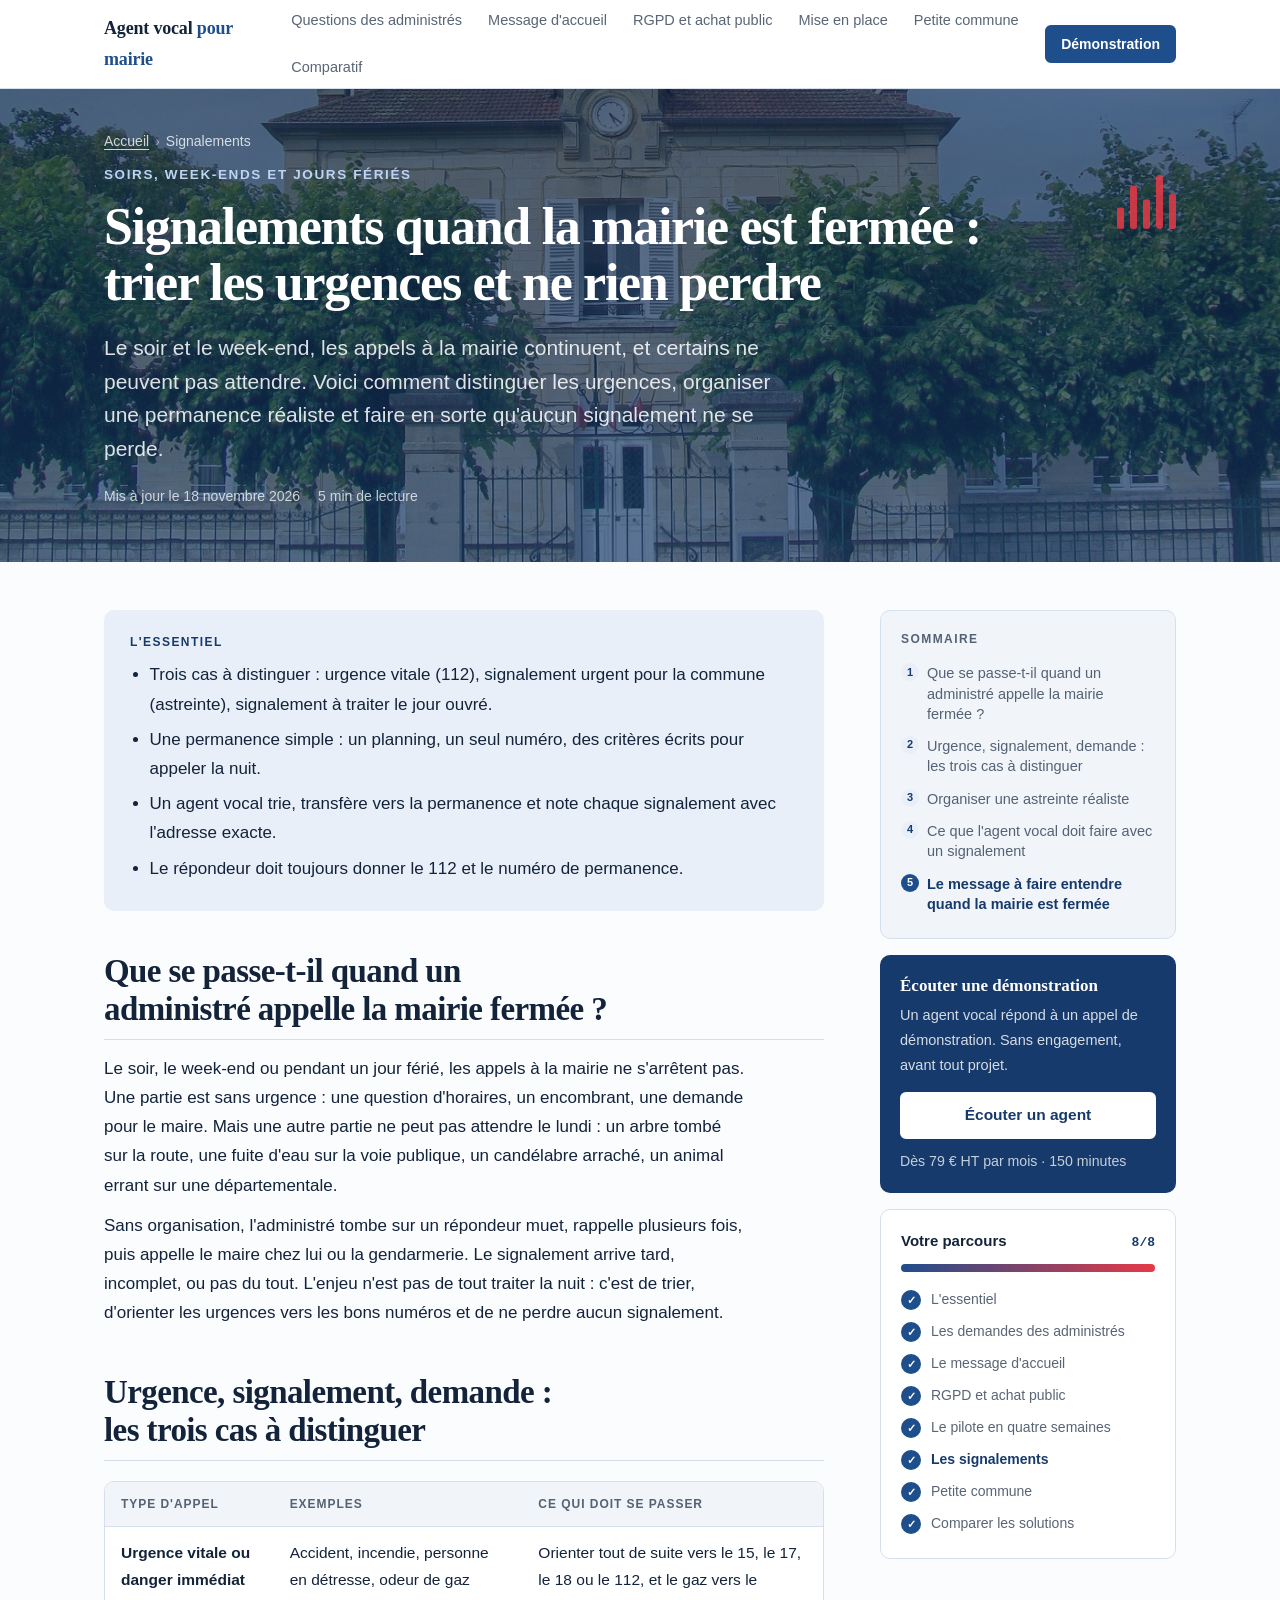
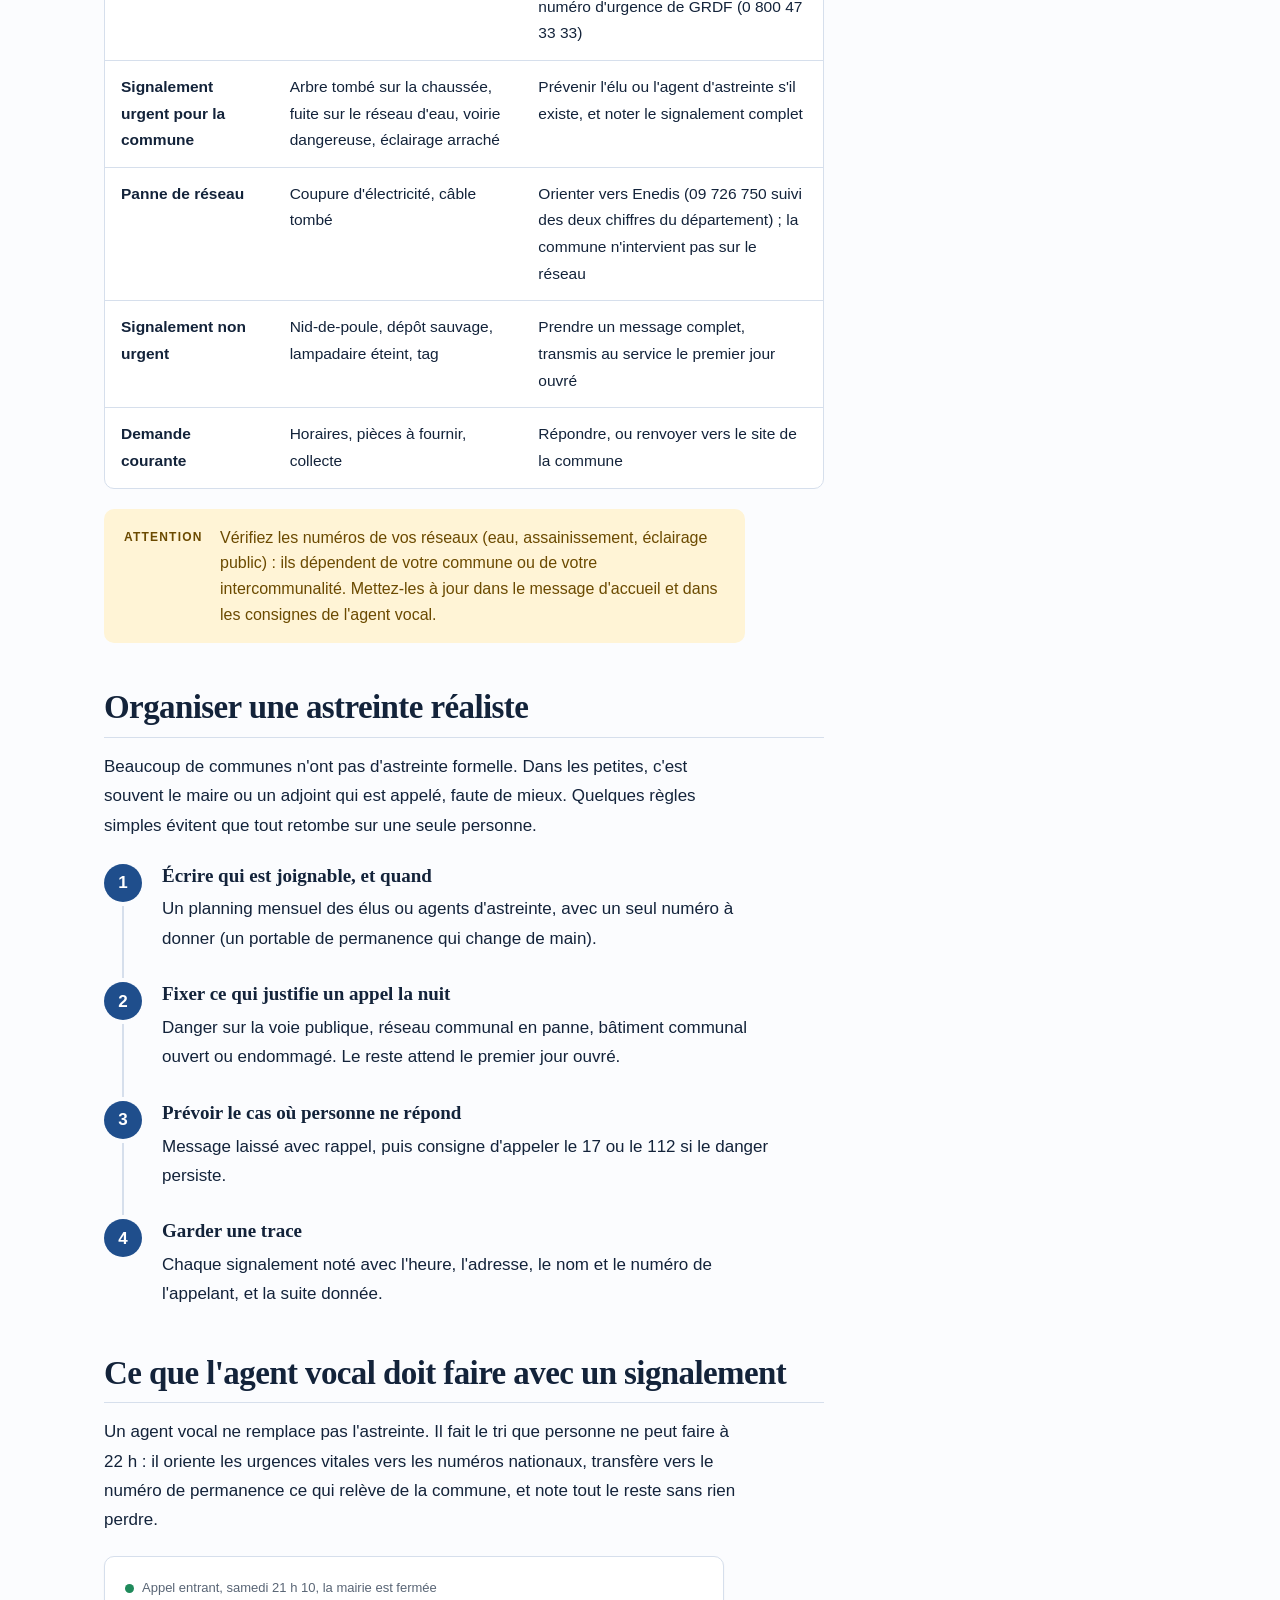
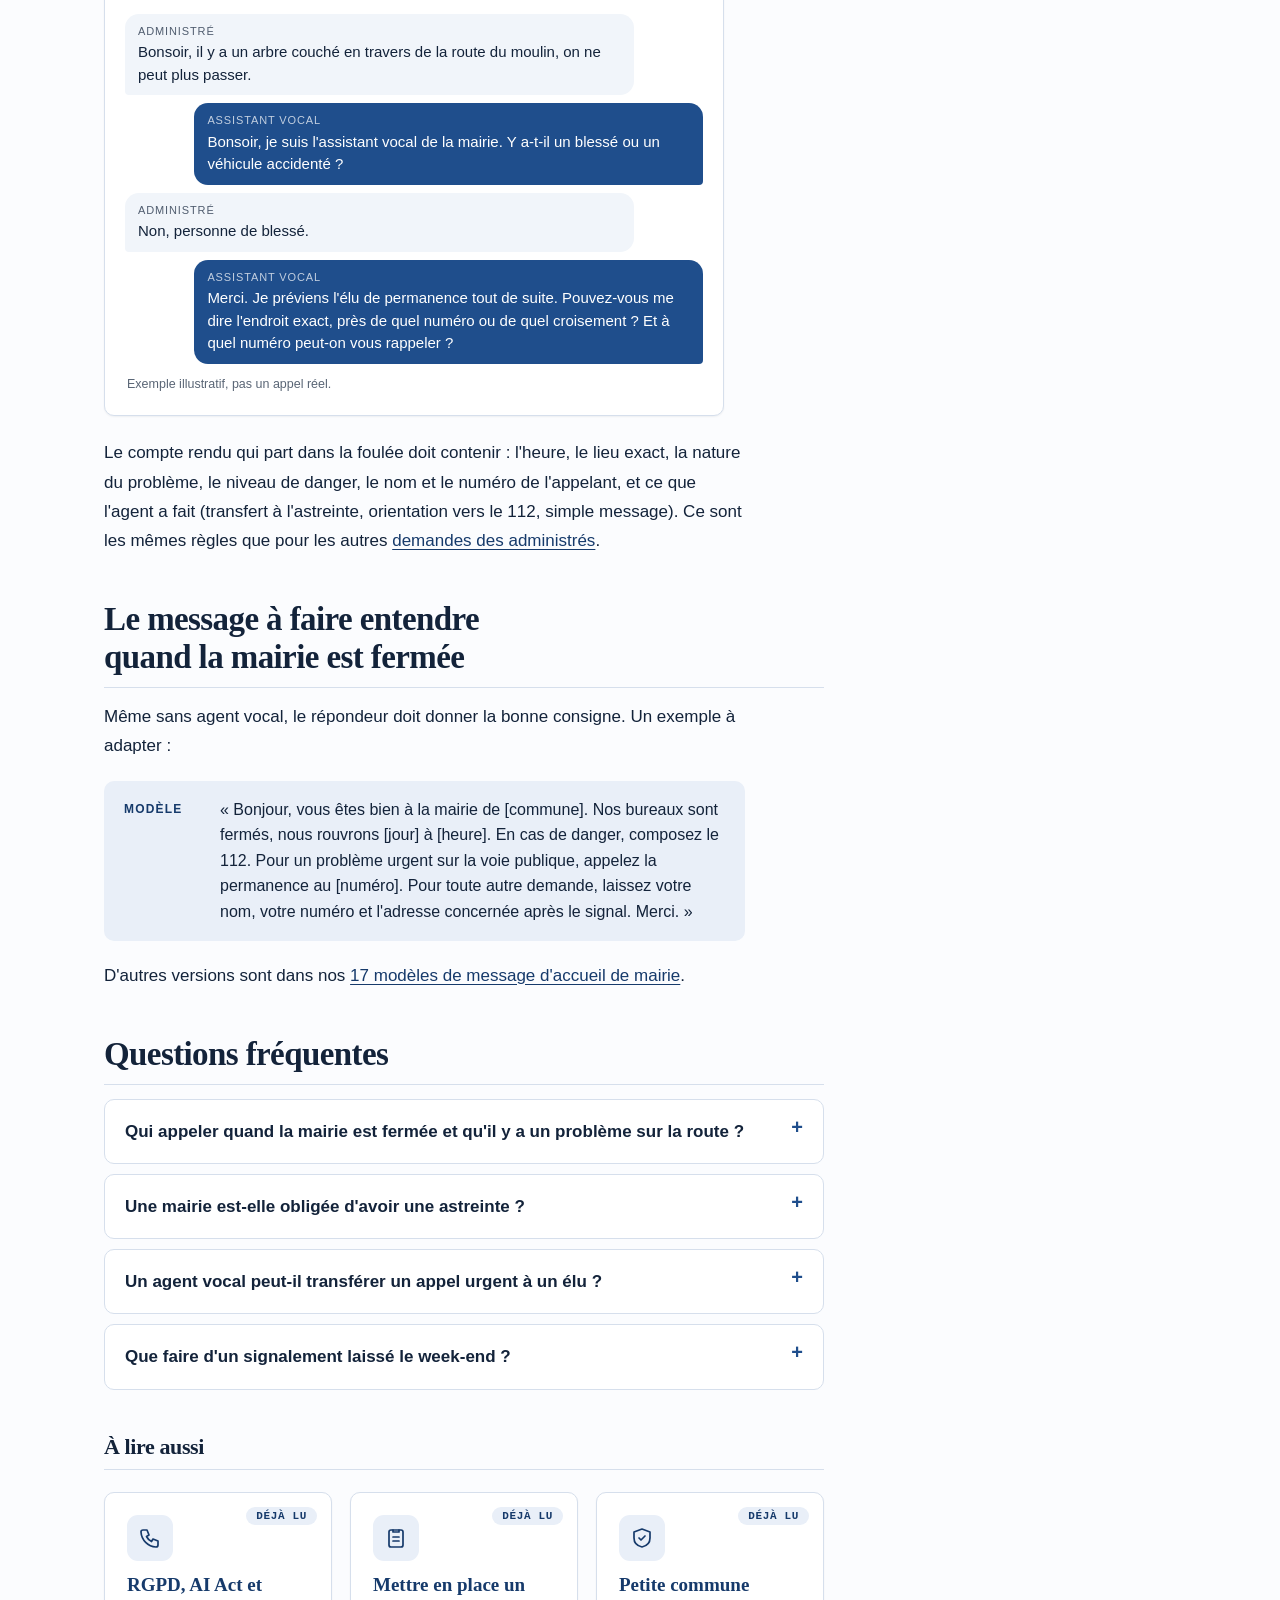
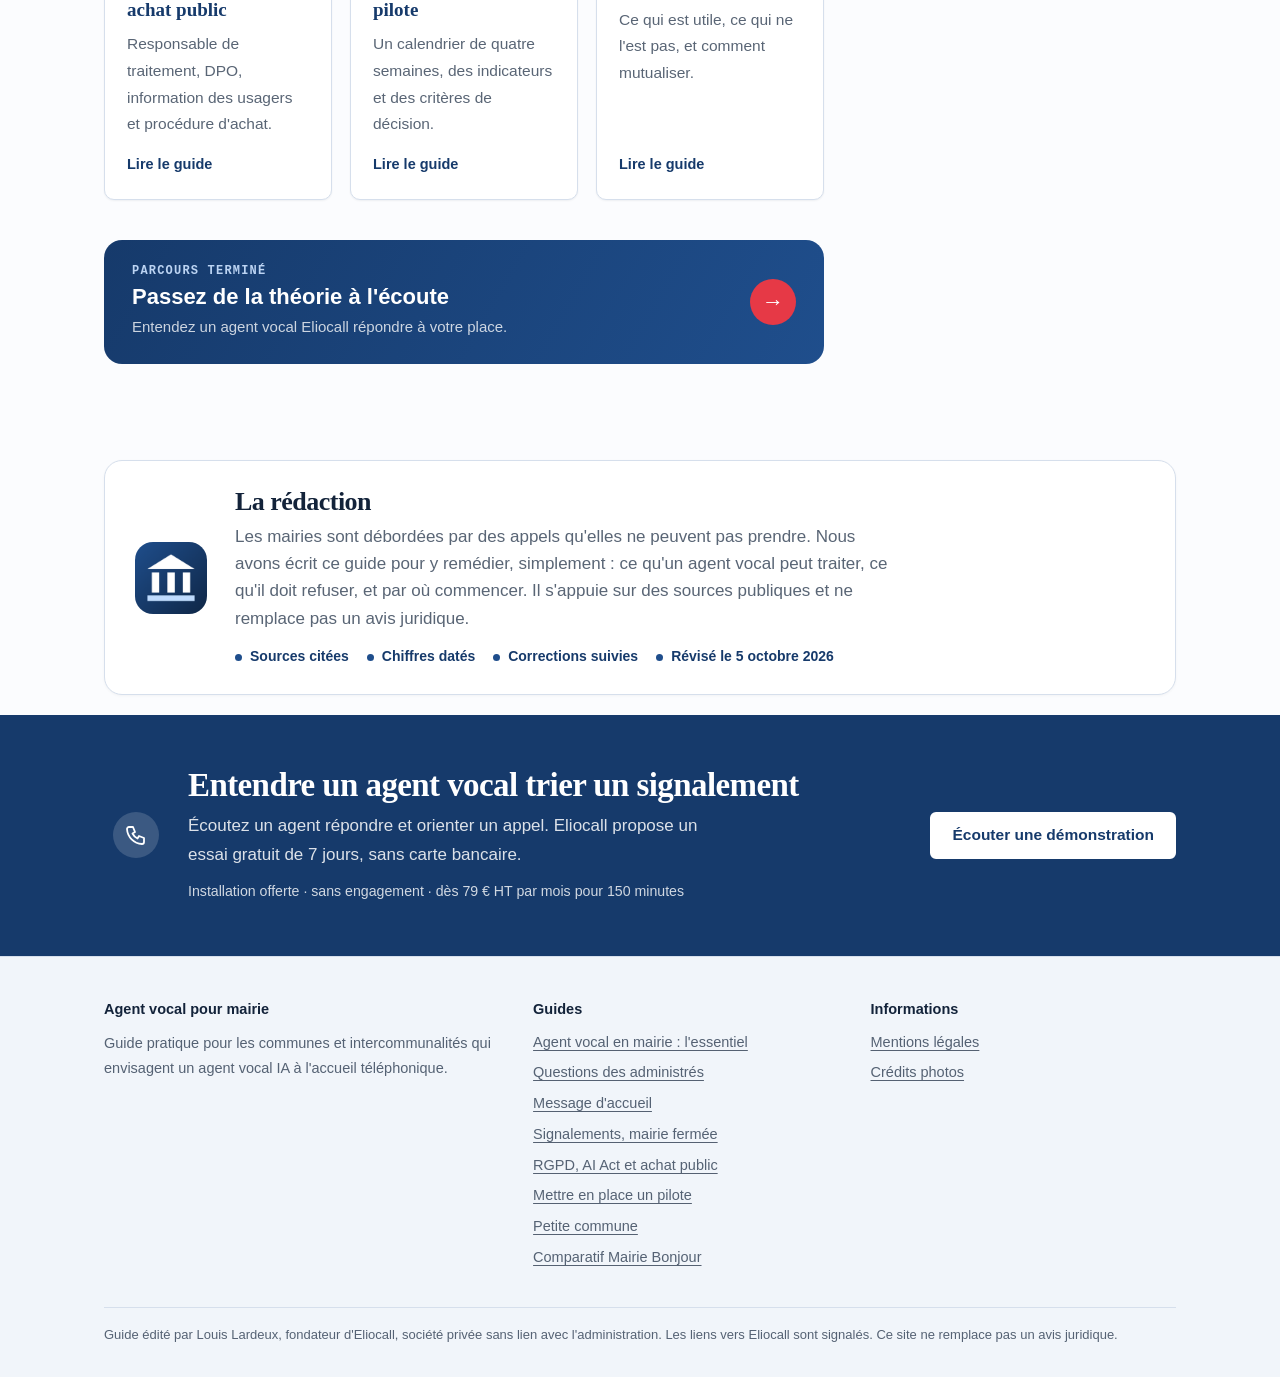
<file: signalement-mairie-fermee/index.html>
<!doctype html>
<html lang="fr">
<head>
<meta charset="utf-8">
<meta name="viewport" content="width=device-width, initial-scale=1">
<title>Signalement quand la mairie est fermée : s'organiser</title>
<meta name="description" content="Arbre tombé, fuite, voirie dangereuse : comment une mairie organise les signalements le soir et le week-end, l&#x27;astreinte, le message d&#x27;accueil et le rôle d&#x27;un agent vocal.">
<link rel="canonical" href="https://agent-ia-vocal-pour-mairie.fr/signalement-mairie-fermee/">
<meta property="og:type" content="article">
<meta property="og:locale" content="fr_FR">
<meta property="og:site_name" content="Agent vocal pour mairie">
<meta property="og:title" content="Signalement quand la mairie est fermée : s&#x27;organiser">
<meta property="og:description" content="Arbre tombé, fuite, voirie dangereuse : comment une mairie organise les signalements le soir et le week-end, l&#x27;astreinte, le message d&#x27;accueil et le rôle d&#x27;un agent vocal.">
<meta property="og:url" content="https://agent-ia-vocal-pour-mairie.fr/signalement-mairie-fermee/">
<meta property="og:image" content="https://agent-ia-vocal-pour-mairie.fr/og-image.png">
<meta property="og:image:width" content="1200">
<meta property="og:image:height" content="630">
<meta property="og:image:alt" content="Agent vocal pour mairie">
<meta name="twitter:card" content="summary_large_image">
<meta name="twitter:image" content="https://agent-ia-vocal-pour-mairie.fr/og-image.png">
<link rel="icon" href="/favicon.ico" sizes="48x48">
<link rel="icon" href="/favicon.svg" type="image/svg+xml">
<link rel="icon" href="/favicon-48.png" type="image/png" sizes="48x48">
<link rel="apple-touch-icon" href="/apple-touch-icon.png">
<meta name="theme-color" content="#1f4e8c">

<meta http-equiv="Content-Security-Policy" content="default-src 'self'; script-src 'self' 'unsafe-inline'; style-src 'self' 'unsafe-inline'; img-src 'self' data:; base-uri 'self'; form-action 'none'">
<meta name="referrer" content="strict-origin-when-cross-origin">
<script type="application/ld+json">{"@context": "https://schema.org", "@graph": [{"@type": "BreadcrumbList", "itemListElement": [{"@type": "ListItem", "position": 1, "name": "Accueil", "item": "https://agent-ia-vocal-pour-mairie.fr/"}, {"@type": "ListItem", "position": 2, "name": "Signalements", "item": "https://agent-ia-vocal-pour-mairie.fr/signalement-mairie-fermee/"}]}, {"@type": "Article", "headline": "Signalements quand la mairie est fermée : trier les urgences et ne rien perdre", "description": "Arbre tombé, fuite, voirie dangereuse : comment une mairie organise les signalements le soir et le week-end, l'astreinte, le message d'accueil et le rôle d'un agent vocal.", "inLanguage": "fr-FR", "datePublished": "2026-11-18", "dateModified": "2026-11-18", "mainEntityOfPage": "https://agent-ia-vocal-pour-mairie.fr/signalement-mairie-fermee/", "author": {"@type": "Organization", "name": "Agent vocal pour mairie", "url": "https://agent-ia-vocal-pour-mairie.fr"}, "publisher": {"@type": "Organization", "name": "Agent vocal pour mairie", "url": "https://agent-ia-vocal-pour-mairie.fr"}}, {"@type": "FAQPage", "mainEntity": [{"@type": "Question", "name": "Qui appeler quand la mairie est fermée et qu'il y a un problème sur la route ?", "acceptedAnswer": {"@type": "Answer", "text": "En cas de danger immédiat ou d'accident, le 112, le 17 ou le 18. Pour un problème sur la voie communale sans danger immédiat, le numéro d'astreinte indiqué par la mairie sur son répondeur ou son site. Sinon, laissez un message complet avec l'adresse exacte."}}, {"@type": "Question", "name": "Une mairie est-elle obligée d'avoir une astreinte ?", "acceptedAnswer": {"@type": "Answer", "text": "Il n'existe pas d'obligation générale pour toutes les communes. Mais le maire est responsable de la police municipale, notamment de la sûreté et de la sécurité de la voie publique (article L2212-2 du code général des collectivités territoriales) : il doit pouvoir être prévenu d'un danger. Beaucoup de communes organisent une permanence des élus pour cette raison."}}, {"@type": "Question", "name": "Un agent vocal peut-il transférer un appel urgent à un élu ?", "acceptedAnswer": {"@type": "Answer", "text": "Oui, si l'outil le permet et si la commune l'a prévu : il transfère vers un numéro de permanence selon des règles écrites à l'avance, et prend un message si personne ne décroche. Ce comportement doit être testé avant la mise en service."}}, {"@type": "Question", "name": "Que faire d'un signalement laissé le week-end ?", "acceptedAnswer": {"@type": "Answer", "text": "Il doit arriver dans une boîte suivie dès le premier jour ouvré, avec l'adresse, la nature du problème et le numéro de l'appelant, puis être traité et clôturé. Un simple message vocal non transcrit se perd facilement."}}]}]}</script>
<link rel="stylesheet" href="/style.css">
<script>(function(){var d=document.documentElement;if(window.matchMedia&&matchMedia("(prefers-reduced-motion: reduce)").matches)return;d.classList.add("m-js");setTimeout(function(){if(!window.__rvok)d.classList.add("m-show")},3500)})();</script>
</head>
<body>
<a class="m-skip" href="#contenu">Aller au contenu</a>
<div class="m-rdp" id="rdp" aria-hidden="true"><i></i></div>
<header class="m-top"><div class="m-wrap"><a class="m-brand" href="/">Agent vocal <span>pour mairie</span></a><nav class="m-nav" aria-label="Navigation"><a href="/questions-des-administres/">Questions des administrés</a><a href="/message-d-accueil-telephonique-mairie/">Message d'accueil</a><a href="/rgpd-achat-public/">RGPD et achat public</a><a href="/mise-en-place-pilote/">Mise en place</a><a href="/petite-commune/">Petite commune</a><a href="/mairie-bonjour-avis-alternatives/">Comparatif</a></nav><a class="m-btn m-small" href="https://eliocall.com/?utm_source=agent-ia-vocal-pour-mairie&amp;utm_medium=guide&amp;utm_campaign=header" rel="nofollow sponsored noopener">Démonstration</a></div></header>
<main id="contenu">
<div class="m-page-head"><img class="m-pgbg" src="/img/mairie-vineuil.jpg" alt="Mairie de Vineuil-Saint-Firmin (Oise)" width="1400" height="933" loading="eager" decoding="async"><div class="m-wrap"><div class="m-eq" aria-hidden="true"><i></i><i></i><i></i><i></i><i></i></div><div class="m-crumbs"><a href="/">Accueil</a><i>›</i>Signalements</div><div class="m-kicker">Soirs, week-ends et jours fériés</div><h1>Signalements quand la mairie est fermée&nbsp;: trier les urgences et ne rien perdre</h1><p class="m-lead">Le soir et le week-end, les appels à la mairie continuent, et certains ne peuvent pas attendre. Voici comment distinguer les urgences, organiser une permanence réaliste et faire en sorte qu'aucun signalement ne se perde.</p><div class="m-meta"><span>Mis à jour le 18 novembre 2026</span><span>5 min de lecture</span></div></div></div>
<div class="m-wrap m-layout"><article class="m-doc"><div class="m-summary"><b>L'essentiel</b><ul><li>Trois cas à distinguer&nbsp;: urgence vitale (112), signalement urgent pour la commune (astreinte), signalement à traiter le jour ouvré.</li><li>Une permanence simple&nbsp;: un planning, un seul numéro, des critères écrits pour appeler la nuit.</li><li>Un agent vocal trie, transfère vers la permanence et note chaque signalement avec l'adresse exacte.</li><li>Le répondeur doit toujours donner le 112 et le numéro de permanence.</li></ul></div><section id="que-se-passe-t-il-quand-un-administre-appelle-la" class="m-rv"><h2>Que se passe-t-il quand un administré appelle la mairie fermée&nbsp;?</h2>
<p>Le soir, le week-end ou pendant un jour férié, les appels à la mairie ne s'arrêtent pas. Une partie est sans urgence&nbsp;: une question d'horaires, un encombrant, une demande pour le maire. Mais une autre partie ne peut pas attendre le lundi&nbsp;: un arbre tombé sur la route, une fuite d'eau sur la voie publique, un candélabre arraché, un animal errant sur une départementale.</p>
<p>Sans organisation, l'administré tombe sur un répondeur muet, rappelle plusieurs fois, puis appelle le maire chez lui ou la gendarmerie. Le signalement arrive tard, incomplet, ou pas du tout. L'enjeu n'est pas de tout traiter la nuit&nbsp;: c'est de trier, d'orienter les urgences vers les bons numéros et de ne perdre aucun signalement.</p>
</section><section id="urgence-signalement-demande-les-trois-cas-a-dist" class="m-rv"><h2>Urgence, signalement, demande&nbsp;: les trois cas à distinguer</h2>
<div class="m-tablewrap"><table><tr><th>Type d'appel</th><th>Exemples</th><th>Ce qui doit se passer</th></tr><tr><td>Urgence vitale ou danger immédiat</td><td>Accident, incendie, personne en détresse, odeur de gaz</td><td>Orienter tout de suite vers le 15, le 17, le 18 ou le 112, et le gaz vers le numéro d'urgence de GRDF (0 800 47 33 33)</td></tr><tr><td>Signalement urgent pour la commune</td><td>Arbre tombé sur la chaussée, fuite sur le réseau d'eau, voirie dangereuse, éclairage arraché</td><td>Prévenir l'élu ou l'agent d'astreinte s'il existe, et noter le signalement complet</td></tr><tr><td>Panne de réseau</td><td>Coupure d'électricité, câble tombé</td><td>Orienter vers Enedis (09 726 750 suivi des deux chiffres du département)&nbsp;; la commune n'intervient pas sur le réseau</td></tr><tr><td>Signalement non urgent</td><td>Nid-de-poule, dépôt sauvage, lampadaire éteint, tag</td><td>Prendre un message complet, transmis au service le premier jour ouvré</td></tr><tr><td>Demande courante</td><td>Horaires, pièces à fournir, collecte</td><td>Répondre, ou renvoyer vers le site de la commune</td></tr></table></div><div class="m-callout m-co-warn"><strong>Attention</strong><div><p>Vérifiez les numéros de vos réseaux (eau, assainissement, éclairage public)&nbsp;: ils dépendent de votre commune ou de votre intercommunalité. Mettez-les à jour dans le message d'accueil et dans les consignes de l'agent vocal.</p></div></div></section><section id="organiser-une-astreinte-realiste" class="m-rv"><h2>Organiser une astreinte réaliste</h2>
<p>Beaucoup de communes n'ont pas d'astreinte formelle. Dans les petites, c'est souvent le maire ou un adjoint qui est appelé, faute de mieux. Quelques règles simples évitent que tout retombe sur une seule personne.</p>
<ol class="m-steps"><li><h3>Écrire qui est joignable, et quand</h3><p>Un planning mensuel des élus ou agents d'astreinte, avec un seul numéro à donner (un portable de permanence qui change de main).</p></li><li><h3>Fixer ce qui justifie un appel la nuit</h3><p>Danger sur la voie publique, réseau communal en panne, bâtiment communal ouvert ou endommagé. Le reste attend le premier jour ouvré.</p></li><li><h3>Prévoir le cas où personne ne répond</h3><p>Message laissé avec rappel, puis consigne d'appeler le 17 ou le 112 si le danger persiste.</p></li><li><h3>Garder une trace</h3><p>Chaque signalement noté avec l'heure, l'adresse, le nom et le numéro de l'appelant, et la suite donnée.</p></li></ol></section><section id="ce-que-l-agent-vocal-doit-faire-avec-un-signalem" class="m-rv"><h2>Ce que l'agent vocal doit faire avec un signalement</h2>
<p>Un agent vocal ne remplace pas l'astreinte. Il fait le tri que personne ne peut faire à 22 h&nbsp;: il oriente les urgences vitales vers les numéros nationaux, transfère vers le numéro de permanence ce qui relève de la commune, et note tout le reste sans rien perdre.</p>
<div class="m-callbox" role="img" aria-label="Appel entrant, samedi 21 h 10, la mairie est fermée"><div class="m-bar"><span class="m-dot"></span> Appel entrant, samedi 21 h 10, la mairie est fermée</div><div class="m-msg m-in"><small>Administré</small>Bonsoir, il y a un arbre couché en travers de la route du moulin, on ne peut plus passer.</div><div class="m-msg m-ai"><small>Assistant vocal</small>Bonsoir, je suis l'assistant vocal de la mairie. Y a-t-il un blessé ou un véhicule accidenté&nbsp;?</div><div class="m-msg m-in"><small>Administré</small>Non, personne de blessé.</div><div class="m-msg m-ai"><small>Assistant vocal</small>Merci. Je préviens l'élu de permanence tout de suite. Pouvez-vous me dire l'endroit exact, près de quel numéro ou de quel croisement&nbsp;? Et à quel numéro peut-on vous rappeler&nbsp;?</div><p class="m-note">Exemple illustratif, pas un appel réel.</p></div>
<p>Le compte rendu qui part dans la foulée doit contenir&nbsp;: l'heure, le lieu exact, la nature du problème, le niveau de danger, le nom et le numéro de l'appelant, et ce que l'agent a fait (transfert à l'astreinte, orientation vers le 112, simple message). Ce sont les mêmes règles que pour les autres <a href="/questions-des-administres/" rel="noopener">demandes des administrés</a>.</p>
</section><section id="le-message-a-faire-entendre-quand-la-mairie-est-" class="m-rv"><h2>Le message à faire entendre quand la mairie est fermée</h2>
<p>Même sans agent vocal, le répondeur doit donner la bonne consigne. Un exemple à adapter&nbsp;:</p>
<div class="m-callout m-co-tip"><strong>Modèle</strong><div><p>«&nbsp;Bonjour, vous êtes bien à la mairie de [commune]. Nos bureaux sont fermés, nous rouvrons [jour] à [heure]. En cas de danger, composez le 112. Pour un problème urgent sur la voie publique, appelez la permanence au [numéro]. Pour toute autre demande, laissez votre nom, votre numéro et l'adresse concernée après le signal. Merci.&nbsp;»</p></div></div>
<p>D'autres versions sont dans nos <a href="/message-d-accueil-telephonique-mairie/" rel="noopener">17 modèles de message d'accueil de mairie</a>.</p>
</section><section id="questions" class="m-rv"><h2>Questions fréquentes</h2><details><summary>Qui appeler quand la mairie est fermée et qu'il y a un problème sur la route&nbsp;?</summary><p>En cas de danger immédiat ou d'accident, le 112, le 17 ou le 18. Pour un problème sur la voie communale sans danger immédiat, le numéro d'astreinte indiqué par la mairie sur son répondeur ou son site. Sinon, laissez un message complet avec l'adresse exacte.</p></details><details><summary>Une mairie est-elle obligée d'avoir une astreinte&nbsp;?</summary><p>Il n'existe pas d'obligation générale pour toutes les communes. Mais le maire est responsable de la police municipale, notamment de la sûreté et de la sécurité de la voie publique (article L2212-2 du code général des collectivités territoriales)&nbsp;: il doit pouvoir être prévenu d'un danger. Beaucoup de communes organisent une permanence des élus pour cette raison.</p></details><details><summary>Un agent vocal peut-il transférer un appel urgent à un élu&nbsp;?</summary><p>Oui, si l'outil le permet et si la commune l'a prévu&nbsp;: il transfère vers un numéro de permanence selon des règles écrites à l'avance, et prend un message si personne ne décroche. Ce comportement doit être testé avant la mise en service.</p></details><details><summary>Que faire d'un signalement laissé le week-end&nbsp;?</summary><p>Il doit arriver dans une boîte suivie dès le premier jour ouvré, avec l'adresse, la nature du problème et le numéro de l'appelant, puis être traité et clôturé. Un simple message vocal non transcrit se perd facilement.</p></details></section><div class="m-related"><h2>À lire aussi</h2><div class="m-cards m-cols3"><a class="m-card" href="/rgpd-achat-public/"><span class="m-ico" aria-hidden="true"><svg viewBox="0 0 24 24" width="24" height="24" fill="none" stroke="currentColor" stroke-width="1.7" stroke-linecap="round" stroke-linejoin="round"><path d="M5 4h4l2 5-2.5 1.5a11 11 0 0 0 5 5L15 13l5 2v4a2 2 0 0 1-2 2A16 16 0 0 1 3 6a2 2 0 0 1 2-2z"/></svg></span><h3>RGPD, AI Act et achat public</h3><p>Responsable de traitement, DPO, information des usagers et procédure d'achat.</p><span class="m-more">Lire le guide</span></a><a class="m-card" href="/mise-en-place-pilote/"><span class="m-ico" aria-hidden="true"><svg viewBox="0 0 24 24" width="24" height="24" fill="none" stroke="currentColor" stroke-width="1.7" stroke-linecap="round" stroke-linejoin="round"><rect x="5" y="4" width="14" height="17" rx="2"/><path d="M9 4v2h6V4M9 11h6M9 15h6"/></svg></span><h3>Mettre en place un pilote</h3><p>Un calendrier de quatre semaines, des indicateurs et des critères de décision.</p><span class="m-more">Lire le guide</span></a><a class="m-card" href="/petite-commune/"><span class="m-ico" aria-hidden="true"><svg viewBox="0 0 24 24" width="24" height="24" fill="none" stroke="currentColor" stroke-width="1.7" stroke-linecap="round" stroke-linejoin="round"><path d="M12 3l8 3v6c0 5-3.5 8-8 9-4.5-1-8-4-8-9V6z"/><path d="M9 12l2 2 4-4"/></svg></span><h3>Petite commune</h3><p>Ce qui est utile, ce qui ne l'est pas, et comment mutualiser.</p><span class="m-more">Lire le guide</span></a></div></div><div id="nx-box" hidden></div></article><aside class="m-side"><nav class="m-toc" aria-label="Sommaire"><b>Sommaire</b><ol><li><a href="#que-se-passe-t-il-quand-un-administre-appelle-la">Que se passe-t-il quand un administré appelle la mairie fermée&nbsp;?</a></li><li><a href="#urgence-signalement-demande-les-trois-cas-a-dist">Urgence, signalement, demande&nbsp;: les trois cas à distinguer</a></li><li><a href="#organiser-une-astreinte-realiste">Organiser une astreinte réaliste</a></li><li><a href="#ce-que-l-agent-vocal-doit-faire-avec-un-signalem">Ce que l'agent vocal doit faire avec un signalement</a></li><li><a href="#le-message-a-faire-entendre-quand-la-mairie-est-">Le message à faire entendre quand la mairie est fermée</a></li></ol></nav><div class="m-sidecta"><b>Écouter une démonstration</b><p>Un agent vocal répond à un appel de démonstration. Sans engagement, avant tout projet.</p><a class="m-btn" href="https://eliocall.com/?utm_source=agent-ia-vocal-pour-mairie&utm_medium=guide&utm_campaign=ecouter#hero-form" rel="nofollow sponsored noopener">Écouter un agent</a><small style="display:block;margin-top:10px;opacity:.75">Dès 79 € HT par mois · 150 minutes</small></div><div id="jr-box" hidden></div></aside></div>
<section class="m-rdn" id="redaction"><div class="m-wrap"><div class="m-rdc"><img class="m-rdm" src="/icon-192.png" alt="Logo de la rédaction" width="72" height="72" loading="lazy" decoding="async"><div><h2>La rédaction</h2><p>Les mairies sont débordées par des appels qu'elles ne peuvent pas prendre. Nous avons écrit ce guide pour y remédier, simplement&nbsp;: ce qu'un agent vocal peut traiter, ce qu'il doit refuser, et par où commencer. Il s'appuie sur des sources publiques et ne remplace pas un avis juridique.</p><ul><li>Sources citées</li><li>Chiffres datés</li><li>Corrections suivies</li><li>Révisé le 5 octobre 2026</li></ul></div></div></div></section>
<div class="m-band"><div class="m-wrap"><div><div class="m-rg" aria-hidden="true"><span></span><span></span><span></span><b><svg viewBox="0 0 24 24" width="24" height="24" fill="none" stroke="#fff" stroke-width="1.8" stroke-linecap="round" stroke-linejoin="round"><path d="M5 4h4l2 5-2.5 1.5a11 11 0 0 0 5 5L15 13l5 2v4a2 2 0 0 1-2 2A16 16 0 0 1 3 6a2 2 0 0 1 2-2z"/></svg></b></div><div><h2>Entendre un agent vocal trier un signalement</h2><p>Écoutez un agent répondre et orienter un appel. Eliocall propose un essai gratuit de 7 jours, sans carte bancaire.</p><small style="display:block;margin-top:10px;opacity:.8">Installation offerte · sans engagement · dès 79 € HT par mois pour 150 minutes</small></div></div><a class="m-btn" href="https://eliocall.com/?utm_source=agent-ia-vocal-pour-mairie&amp;utm_medium=guide&amp;utm_campaign=mairie-signalement" rel="nofollow sponsored noopener">Écouter une démonstration</a></div></div>
</main>
<footer class="m-foot"><div class="m-wrap"><div><b>Agent vocal <span>pour mairie</span></b><p>Guide pratique pour les communes et intercommunalités qui envisagent un agent vocal IA à l'accueil téléphonique.</p></div><div><b>Guides</b><ul><li><a href="/">Agent vocal en mairie&nbsp;: l'essentiel</a></li><li><a href="/questions-des-administres/">Questions des administrés</a></li><li><a href="/message-d-accueil-telephonique-mairie/">Message d'accueil</a></li><li><a href="/signalement-mairie-fermee/">Signalements, mairie fermée</a></li><li><a href="/rgpd-achat-public/">RGPD, AI Act et achat public</a></li><li><a href="/mise-en-place-pilote/">Mettre en place un pilote</a></li><li><a href="/petite-commune/">Petite commune</a></li><li><a href="/mairie-bonjour-avis-alternatives/">Comparatif Mairie Bonjour</a></li></ul></div><div><b>Informations</b><ul><li><a href="/mentions-legales/">Mentions légales</a></li><li><a href="/mentions-legales/#credits-photos">Crédits photos</a></li></ul></div><div class="m-small">Guide édité par Louis Lardeux, fondateur d'Eliocall, société privée sans lien avec l'administration. Les liens vers Eliocall sont signalés. Ce site ne remplace pas un avis juridique.</div></div></footer>
<script>(function(){var P="m-",d=document;if(window.matchMedia&&matchMedia("(prefers-reduced-motion: reduce)").matches)return;window.__rvok=1;
var rd=d.getElementById("rdp"),bar=rd&&rd.firstElementChild,top=d.querySelector("."+P+"top"),tk=false;
function onS(){tk=false;var h=d.documentElement,max=h.scrollHeight-h.clientHeight,y=window.pageYOffset||h.scrollTop;if(bar&&max>0)bar.style.transform="scaleX("+Math.min(1,y/max)+")";if(top){if(y>8)top.classList.add(P+"sc");else top.classList.remove(P+"sc")}}
window.addEventListener("scroll",function(){if(!tk){tk=true;requestAnimationFrame(onS)}},{passive:true});onS();
var ap=[].slice.call(d.querySelectorAll("[data-ap]"));if("IntersectionObserver" in window){var ao=new IntersectionObserver(function(es){es.forEach(function(e){if(e.isIntersecting)e.target.removeAttribute("data-off");else e.target.setAttribute("data-off","1")})},{rootMargin:"80px"});ap.forEach(function(el){ao.observe(el)})}
var rv=[].slice.call(d.querySelectorAll("."+P+"rv"));
if("IntersectionObserver" in window){var io=new IntersectionObserver(function(es){es.forEach(function(e){if(e.isIntersecting){e.target.classList.add(P+"in");io.unobserve(e.target)}})},{threshold:.06,rootMargin:"0px 0px -5% 0px"});rv.forEach(function(el){io.observe(el)})}else{rv.forEach(function(el){el.classList.add(P+"in")})}
var links=[].slice.call(d.querySelectorAll("."+P+"toc a")),map={};links.forEach(function(a){map[a.getAttribute("href").slice(1)]=a});
if("IntersectionObserver" in window&&links.length){var so=new IntersectionObserver(function(es){es.forEach(function(e){if(e.isIntersecting){links.forEach(function(a){a.classList.remove(P+"act")});var a=map[e.target.id];if(a)a.classList.add(P+"act")}})},{rootMargin:"-18% 0px -70% 0px"});[].slice.call(d.querySelectorAll("."+P+"doc section[id]")).forEach(function(x){so.observe(x)})}
})();</script>

<div id="stk" role="complementary" aria-label="Écouter un agent vocal"><a href="https://eliocall.com/?utm_source=agent-ia-vocal-pour-mairie&utm_medium=guide&utm_campaign=ecouter#hero-form" rel="nofollow sponsored noopener"><span class="m-w" aria-hidden="true"><i></i><i></i><i></i><i></i></span><span><b>Écouter un agent en démonstration</b><small>Sur eliocall.com</small></span></a><button type="button" id="stk-x" aria-label="Masquer">×</button></div>
<script>(function(){
var $=function(i){return document.getElementById(i)},KS="mai-seen-v1",KR="mai-last-v1",CUR=location.pathname.replace(/index\.html$/,""),J=[["/", "L'essentiel", "Ce que fait et ne fait pas un agent vocal"], ["/questions-des-administres/", "Les demandes des administrés", "Traité seul, orienté, refusé"], ["/message-d-accueil-telephonique-mairie/", "Le message d'accueil", "17 modèles à copier"], ["/rgpd-achat-public/", "RGPD et achat public", "Responsabilités, article 50, marché"], ["/mise-en-place-pilote/", "Le pilote en quatre semaines", "Calendrier, périmètre, indicateurs"], ["/signalement-mairie-fermee/", "Les signalements", "Mairie fermée, rien ne se perd"], ["/petite-commune/", "Petite commune", "Utile ou non, mutualiser"], ["/mairie-bonjour-avis-alternatives/", "Comparer les solutions", "Prix publics, forces, limites"]],HEAR="https://eliocall.com/?utm_source=agent-ia-vocal-pour-mairie&utm_medium=guide&utm_campaign=ecouter#hero-form";
var seen={};try{seen=JSON.parse(localStorage.getItem(KS)||"{}")}catch(e){}seen[CUR]=1;try{localStorage.setItem(KS,JSON.stringify(seen))}catch(e){}
function n(){return J.filter(function(x){return seen[x[0]]}).length}
/* parcours dans la colonne latérale */
var jr=$("jr-box");if(jr){var h=document.createElement("h4"),t=document.createElement("strong");t.textContent="Votre parcours";var c=document.createElement("span");c.textContent=n()+"/"+J.length;h.appendChild(t);h.appendChild(c);jr.appendChild(h);
var pr=document.createElement("div");pr.setAttribute("data-pr","");var bar=document.createElement("i");pr.appendChild(bar);jr.appendChild(pr);var ol=document.createElement("ol");
J.forEach(function(x,i){var li=document.createElement("li"),a=document.createElement("a");a.href=x[0];if(x[0]===CUR)a.setAttribute("aria-current","page");if(seen[x[0]])a.setAttribute("data-seen","1");var em=document.createElement("em");em.textContent=seen[x[0]]?"✓":(i+1);a.appendChild(em);a.appendChild(document.createTextNode(x[1]));li.appendChild(a);ol.appendChild(li)});jr.appendChild(ol);jr.hidden=false;setTimeout(function(){bar.style.width=Math.round(100*n()/J.length)+"%"},60)}
/* badges « déjà lu » sur les cartes */
[].slice.call(document.querySelectorAll("a[href^='/']")).forEach(function(a){var p=a.getAttribute("href").split("#")[0];if(a.className&&/card/.test(a.className)){a.setAttribute("data-card","");if(seen[p]&&p!==CUR)a.setAttribute("data-seen","1")}});
/* suite de lecture */
var nx=$("nx-box");if(nx){var idx=-1;J.forEach(function(x,i){if(x[0]===CUR)idx=i});var nxt=null;for(var k=1;k<=J.length;k++){var c2=J[(idx+k)%J.length];if(!seen[c2[0]]){nxt=c2;break}}
var a=document.createElement("a");if(nxt){a.href=nxt[0];a.innerHTML="<div><small>Continuer votre parcours</small><strong></strong><span></span></div><b>→</b>";a.querySelector("strong").textContent=nxt[1];a.querySelector("span").textContent=nxt[2]}
else{a.href=HEAR;a.rel="nofollow sponsored noopener";a.innerHTML="<div><small>Parcours terminé</small><strong>Passez de la théorie à l'écoute</strong><span>Entendez un agent vocal Eliocall répondre à votre place.</span></div><b>→</b>"}
nx.appendChild(a);nx.hidden=false}
/* bouton flottant */
var stk=$("stk");try{if(sessionStorage.getItem("mai-stk-x"))stk.hidden=true}catch(e){}
$("stk-x").addEventListener("click",function(){stk.hidden=true;try{sessionStorage.setItem("mai-stk-x","1")}catch(e){}});
function onScroll(){var y=window.pageYOffset,max=document.documentElement.scrollHeight-innerHeight;var tt=$("rs-toast");if(tt&&y>300)tt.removeAttribute("data-show");if(y>700&&y<max-420)stk.setAttribute("data-show","");else stk.removeAttribute("data-show")}
window.addEventListener("scroll",function(){requestAnimationFrame(onScroll)},{passive:true});onScroll();
/* reprendre la lecture */
var secs=[].slice.call(document.querySelectorAll("section[id]")).filter(function(s){return s.id!=="demo"&&s.querySelector("h2")}),tk=0;
function save(){var best=null;secs.forEach(function(s){var r=s.getBoundingClientRect();if(r.top<innerHeight*.45)best=s});if(!best||window.pageYOffset<500)return;try{localStorage.setItem(KR,JSON.stringify({p:CUR,id:best.id,h:best.querySelector("h2").textContent.replace(/\s+/g," ").trim(),t:Date.now()}))}catch(e){}}
window.addEventListener("scroll",function(){clearTimeout(tk);tk=setTimeout(save,700)},{passive:true});
try{var last=JSON.parse(localStorage.getItem(KR)||"null");if(last&&Date.now()-last.t<14*864e5&&window.pageYOffset<200&&!location.hash){var tg=last.p===CUR?document.getElementById(last.id):null;if(last.p!==CUR||tg){var ts=document.createElement("div");ts.id="rs-toast";ts.setAttribute("role","status");var p=document.createElement("p");p.textContent=(last.p===CUR?"Reprendre à « ":"Reprendre votre lecture : « ")+last.h.slice(0,70)+" »";ts.appendChild(p);
var go=document.createElement(last.p===CUR?"button":"a");go.textContent="Reprendre";if(last.p===CUR){go.type="button";go.addEventListener("click",function(){tg.scrollIntoView({behavior:"smooth",block:"start"});ts.removeAttribute("data-show")})}else{go.href=last.p+"#"+last.id}ts.appendChild(go);
var no=document.createElement("button");no.type="button";no.setAttribute("data-no","");no.textContent="Non merci";no.addEventListener("click",function(){ts.removeAttribute("data-show");try{localStorage.removeItem(KR)}catch(e){}});ts.appendChild(no);document.body.appendChild(ts);setTimeout(function(){ts.setAttribute("data-show","")},1400);setTimeout(function(){ts.removeAttribute("data-show")},14000)}}}catch(e){}
})();</script>

</body>
</html>
</file>
<file: style.css>
:root{--bg:#fbfcfe;--surface:#f1f5fa;--ink:#13233a;--ink-2:rgba(19,35,58,.7);--line:#d6dfec;--accent:#1f4e8c;--accent-deep:#163a6b;--accent-soft:#e9eff8;--on-accent:#fff;--r:10px;--shadow:0 1px 2px rgba(19,35,58,.06);--warn-bg:#fff4d6;--warn-ink:#6b4a00;--ok:#1f8a5b}
*{box-sizing:border-box}
html{scroll-behavior:smooth;-webkit-text-size-adjust:100%}
body{margin:0;background:var(--bg);color:var(--ink);font-family:-apple-system,BlinkMacSystemFont,"Segoe UI",Roboto,"Helvetica Neue",Arial,sans-serif;font-size:17px;line-height:1.72}
h1,h2,h3,.m-brand{font-family:"Iowan Old Style","Palatino Linotype",Palatino,Georgia,serif;color:var(--ink)}
a{color:var(--accent-deep);text-underline-offset:3px}
a:focus-visible,summary:focus-visible,.m-btn:focus-visible{outline:3px solid var(--accent);outline-offset:3px;border-radius:6px}
.m-skip{position:absolute;left:-9999px}.m-skip:focus{left:12px;top:12px;background:#fff;padding:8px 12px;z-index:50}
.m-wrap{max-width:1120px;margin:0 auto;padding:0 24px}
.m-top{position:sticky;top:0;z-index:30;background:rgba(255,255,255,.94);backdrop-filter:saturate(1.4) blur(8px);border-bottom:1px solid var(--line)}
.m-top .m-wrap{display:flex;align-items:center;justify-content:space-between;gap:16px;min-height:64px}
.m-brand{font-weight:800;font-size:18px;letter-spacing:-.01em;text-decoration:none;color:var(--ink)}
.m-brand span{color:var(--accent)}
.m-nav{display:flex;align-items:center;gap:6px;flex-wrap:wrap}
.m-nav a{font-size:14.5px;text-decoration:none;color:var(--ink-2);padding:8px 10px;border-radius:8px}
.m-nav a:hover{background:var(--accent-soft);color:var(--accent-deep)}
.m-nav a.m-cur{color:var(--accent-deep);font-weight:700}
.m-btn{display:inline-block;background:var(--accent);color:var(--on-accent);font-weight:700;text-decoration:none;border-radius:calc(var(--r) * .8);padding:12px 20px;font-size:15.5px;line-height:1.2;border:2px solid var(--accent)}
.m-btn:hover{background:var(--accent-deep);border-color:var(--accent-deep)}
.m-btn.m-ghost{background:transparent;color:var(--accent-deep)}
.m-btn.m-ghost:hover{background:var(--accent-soft)}
.m-btn.m-small{padding:9px 14px;font-size:14px;white-space:nowrap}
.m-kicker{text-transform:uppercase;letter-spacing:.13em;font-size:12px;font-weight:800;color:var(--accent-deep)}
h1{font-size:clamp(32px,4.8vw,52px);line-height:1.07;letter-spacing:-.025em;margin:.25em 0 .4em;text-wrap:balance}
h2{font-size:clamp(25px,3vw,33px);line-height:1.15;letter-spacing:-.018em;margin:0 0 14px;text-wrap:balance}
h3{font-size:19px;line-height:1.3;margin:0 0 6px}
p{margin:.65em 0;max-width:68ch}
.m-lead{font-size:clamp(18px,2vw,21px);color:var(--ink-2);max-width:60ch;line-height:1.6;margin:0}
.m-hero{padding:56px 0 44px;background:linear-gradient(180deg,#eaf0f9 0%,#fbfcfe 100%);}
.m-hero .m-wrap{display:grid;grid-template-columns:1.08fr .92fr;gap:48px;align-items:center}
.m-hero .m-acts{display:flex;gap:12px;flex-wrap:wrap;margin-top:26px}
.m-trust{display:flex;gap:18px;flex-wrap:wrap;margin-top:24px;font-size:14px;color:var(--ink-2)}
.m-trust span::before{content:"";display:inline-block;width:7px;height:7px;border-radius:50%;background:var(--accent);margin-right:8px;vertical-align:middle}
.m-art svg{width:100%;height:auto;display:block;border-radius:calc(var(--r) * 1.6);overflow:hidden}
.m-page-head{padding:34px 0 8px}
.m-page-head .m-wrap{max-width:1120px}
.m-crumbs{font-size:14px;color:var(--ink-2);margin-bottom:10px}
.m-crumbs a{color:var(--ink-2)}.m-crumbs i{font-style:normal;margin:0 6px;opacity:.6}
.m-meta{display:flex;gap:6px 18px;flex-wrap:wrap;margin-top:18px;font-size:14px;color:var(--ink-2)}
.m-layout{display:grid;grid-template-columns:minmax(0,1fr) 296px;gap:56px;align-items:start;padding-top:36px;padding-bottom:40px}
.m-doc{min-width:0;max-width:780px}
.m-doc section{margin:0 0 46px;scroll-margin-top:84px}
.m-doc section:last-of-type{margin-bottom:24px}
.m-side{position:sticky;top:86px;display:grid;gap:16px}
.m-toc{border:1px solid var(--line);border-radius:var(--r);padding:18px 20px;background:var(--surface)}
.m-toc b{display:block;font-size:12px;text-transform:uppercase;letter-spacing:.12em;color:var(--ink-2);margin-bottom:8px}
.m-toc ol{list-style:none;margin:0;padding:0;counter-reset:t}
.m-toc li{counter-increment:t;margin:0}
.m-toc a{display:block;padding:6px 0 6px 26px;position:relative;font-size:14.5px;line-height:1.4;color:var(--ink-2);text-decoration:none}
.m-toc a::before{content:counter(t);position:absolute;left:0;top:6px;width:18px;height:18px;border-radius:50%;background:var(--accent-soft);color:var(--accent-deep);font-size:11px;font-weight:800;display:grid;place-items:center}
.m-toc a:hover{color:var(--accent-deep)}
.m-sidecta{border-radius:var(--r);background:var(--accent-deep);color:#fff;padding:20px}
.m-sidecta b{display:block;font-size:17px;line-height:1.3;margin-bottom:6px;font-family:"Iowan Old Style","Palatino Linotype",Palatino,Georgia,serif}
.m-sidecta p{font-size:14.5px;color:rgba(255,255,255,.82);margin:.3em 0 14px}
.m-sidecta .m-btn{background:#fff;color:var(--accent-deep);border-color:#fff;width:100%;text-align:center}
.m-summary{background:var(--accent-soft);border-radius:var(--r);padding:22px 26px;margin:0 0 42px}
.m-summary b{display:block;font-size:12px;text-transform:uppercase;letter-spacing:.12em;color:var(--accent-deep);margin-bottom:8px}
.m-summary ul{margin:0;padding-left:1.15em}.m-summary li{margin:.35em 0}
ul.m-clean,ol.m-rules{padding-left:1.25em;margin:.7em 0;max-width:68ch}
ul.m-clean li,ol.m-rules li{margin:.5em 0}
ol.m-rules li::marker{color:var(--accent);font-weight:800}
.m-callout{display:flex;gap:12px;border-radius:var(--r);padding:16px 20px;margin:20px 0;max-width:72ch;font-size:16px;line-height:1.6}
.m-callout strong{flex:0 0 auto;font-size:12px;text-transform:uppercase;letter-spacing:.1em;padding-top:3px;min-width:84px}
.m-callout p{margin:0}
.m-co-tip{background:var(--accent-soft)}.m-co-tip strong{color:var(--accent-deep)}
.m-co-warn{background:var(--warn-bg);color:var(--warn-ink)}
.m-co-key{background:var(--ink);color:#fff}.m-co-key strong{color:#fff;opacity:.8}.m-co-key a{color:#fff}
.m-steps{list-style:none;margin:24px 0;padding:0;counter-reset:s;max-width:72ch}
.m-steps li{counter-increment:s;position:relative;padding:0 0 26px 58px}
.m-steps li::before{content:counter(s);position:absolute;left:0;top:0;width:38px;height:38px;border-radius:50%;background:var(--accent);color:#fff;font-weight:800;display:grid;place-items:center;z-index:1}
.m-steps li::after{content:"";position:absolute;left:18px;top:42px;bottom:4px;width:2px;background:var(--line)}
.m-steps li:last-child::after{display:none}.m-steps li:last-child{padding-bottom:0}
.m-steps p{margin:.2em 0}
.m-tablewrap{overflow-x:auto;border:1px solid var(--line);border-radius:var(--r);background:#fff;margin:20px 0}
table{border-collapse:collapse;width:100%;min-width:560px;font-size:15.5px;font-variant-numeric:tabular-nums}
th{text-align:left;background:var(--surface);font-size:12px;letter-spacing:.08em;text-transform:uppercase;padding:12px 16px;color:var(--ink-2)}
td{padding:13px 16px;border-top:1px solid var(--line);vertical-align:top}
td:first-child{font-weight:600}
.m-cards{display:grid;gap:18px;margin:22px 0}
.m-cols2{grid-template-columns:repeat(2,1fr)}.m-cols3{grid-template-columns:repeat(3,1fr)}
.m-card{display:flex;flex-direction:column;background:#fff;border:1px solid var(--line);border-radius:var(--r);padding:22px;color:var(--ink);text-decoration:none;box-shadow:var(--shadow);transition:transform .15s,border-color .15s}
a.m-card:hover{transform:translateY(-3px);border-color:var(--accent)}
.m-card h3{color:var(--accent-deep)}.m-card p{font-size:15.5px;color:var(--ink-2);margin:.2em 0 0}
.m-card .m-more{margin-top:auto;padding-top:14px;font-weight:700;font-size:14.5px;color:var(--accent-deep)}
details{border:1px solid var(--line);border-radius:var(--r);background:#fff;padding:2px 20px;margin:10px 0}
summary{cursor:pointer;font-weight:700;padding:15px 0;list-style:none;font-size:17px}
summary::-webkit-details-marker{display:none}
summary::after{content:"+";float:right;color:var(--accent);font-weight:800;font-size:20px;line-height:1}
details[open] summary::after{content:"\2212"}
details p{margin:0 0 16px}
.m-callbox{background:#fff;border:1px solid var(--line);border-radius:var(--r);padding:20px;max-width:620px;margin:22px 0;box-shadow:var(--shadow)}
.m-bar{display:flex;align-items:center;gap:8px;font-size:13px;color:var(--ink-2);margin-bottom:14px}
.m-dot{width:9px;height:9px;border-radius:50%;background:var(--ok);display:inline-block}
.m-msg{max-width:88%;padding:9px 13px;border-radius:14px;margin:8px 0;font-size:15px;line-height:1.5}
.m-msg small{display:block;font-size:11px;opacity:.72;text-transform:uppercase;letter-spacing:.08em;margin-bottom:2px}
.m-msg.m-in{background:var(--surface);border-bottom-left-radius:4px}
.m-msg.m-ai{background:var(--accent);color:#fff;margin-left:auto;border-bottom-right-radius:4px}
.m-note{font-size:12.5px;color:var(--ink-2);margin:10px 2px 0}
.m-keypad{display:grid;grid-template-columns:repeat(3,52px);gap:8px;margin:14px 0}
.m-keypad span{display:grid;place-items:center;height:44px;border:1px solid var(--line);border-radius:calc(var(--r) * .5);font-family:ui-monospace,"SF Mono",Menlo,Consolas,monospace;font-weight:700;background:var(--surface)}
.m-keypad span.m-on{background:var(--accent);color:#fff;border-color:var(--accent)}
.m-author{display:flex;gap:18px;align-items:flex-start;border:1px solid var(--line);border-radius:var(--r);padding:22px;margin:44px 0 0;background:var(--surface)}
.m-avatar{flex:0 0 56px;width:56px;height:56px;border-radius:50%;background:var(--accent-deep);color:#fff;display:grid;place-items:center;font-weight:800;letter-spacing:.04em;font-family:"Iowan Old Style","Palatino Linotype",Palatino,Georgia,serif}
.m-author b{display:block;font-size:17px}.m-author em{font-style:normal;color:var(--ink-2);font-size:14px}
.m-author p{font-size:15px;margin:.5em 0 0;color:var(--ink-2)}
.m-related{margin:44px 0 0}
.m-related h2{font-size:22px}
.m-band{margin:12px 0 0;background:var(--accent-deep);color:#fff;padding:52px 0}
.m-band .m-wrap{display:flex;gap:28px;align-items:center;justify-content:space-between;flex-wrap:wrap}
.m-band h2{color:#fff;margin:0 0 6px}.m-band p{color:rgba(255,255,255,.85);margin:0;max-width:56ch}
.m-band .m-btn{background:#fff;color:var(--accent-deep);border-color:#fff}
.m-band .m-btn:hover{background:var(--accent-soft)}
.m-foot{border-top:1px solid var(--line);background:var(--surface);padding:40px 0 30px;font-size:14.5px;color:var(--ink-2)}
.m-foot .m-wrap{display:grid;grid-template-columns:1.3fr 1fr 1fr;gap:32px}
.m-foot b{color:var(--ink);display:block;margin-bottom:8px}
.m-foot ul{list-style:none;margin:0;padding:0}.m-foot li{margin:.4em 0}
.m-foot a{color:var(--ink-2)}
.m-foot .m-small{grid-column:1/-1;border-top:1px solid var(--line);padding-top:16px;font-size:13px}
@media (max-width:980px){
 .m-layout{grid-template-columns:1fr;gap:8px}.m-side{position:static;order:-1}.m-sidecta{display:none}
 .m-hero .m-wrap{grid-template-columns:1fr;gap:28px}.m-hero{padding:36px 0 28px}.m-art{max-width:520px}
 .m-foot .m-wrap{grid-template-columns:1fr}
}
@media (max-width:720px){
 .m-top .m-wrap{flex-wrap:wrap;padding-top:10px;padding-bottom:10px}.m-nav{gap:2px}.m-nav a{font-size:13.5px;padding:6px 8px}
 .m-cols2,.m-cols3{grid-template-columns:1fr}.m-callout{flex-direction:column;gap:4px}.m-author{flex-direction:column}
 body{font-size:16.5px}.m-btn.m-small{display:none}
}

[hidden]{display:none!important}
.m-tool{border:1px solid var(--line);border-radius:var(--r);background:var(--surface);padding:24px;margin:24px 0;max-width:780px}
.m-tool h3{margin:0 0 4px;font-size:20px}
.m-tl{color:var(--ink-2);font-size:15px;margin:0 0 18px;max-width:64ch}
.m-tgrid{display:grid;grid-template-columns:repeat(2,minmax(0,1fr));gap:14px 18px}
.m-tgrid .m-wide{grid-column:1/-1}
.m-field label{display:block;font-weight:700;font-size:14px;margin-bottom:5px}
.m-field input,.m-field select,.m-field textarea{width:100%;font:inherit;font-size:16px;padding:10px 12px;border:1px solid var(--line);border-radius:calc(var(--r) * .6);background:#fff;color:var(--ink)}
.m-field textarea{min-height:130px;resize:vertical;line-height:1.5}
.m-field input:focus,.m-field select:focus,.m-field textarea:focus{outline:3px solid var(--accent-soft);border-color:var(--accent)}
.m-field small{display:block;color:var(--ink-2);font-size:12.5px;margin-top:4px;line-height:1.4}
.m-field input[type=range]{padding:0;accent-color:var(--accent)}
.m-res{margin-top:18px;background:#fff;border:1px solid var(--line);border-left:4px solid var(--accent);border-radius:calc(var(--r) * .7);padding:16px 18px}
.m-res .m-big{font-size:30px;font-weight:800;line-height:1.15;color:var(--accent-deep);font-variant-numeric:tabular-nums}
.m-res .m-big small{font-size:14px;font-weight:600;color:var(--ink-2)}
.m-res .m-row{display:flex;justify-content:space-between;gap:14px;padding:7px 0;border-top:1px solid var(--line);font-size:15px;font-variant-numeric:tabular-nums}
.m-res .m-row:first-of-type{margin-top:8px}
.m-res .m-row b{text-align:right}
.m-verdict{display:inline-block;font-weight:800;font-size:13px;border-radius:999px;padding:3px 12px;margin:2px 0}
.m-verdict[data-v="ok"]{background:#d9f2e6;color:#0e6b43}
.m-verdict[data-v="mid"]{background:var(--warn-bg);color:var(--warn-ink)}
.m-verdict[data-v="bad"]{background:#fde2e2;color:#a31b1b}
.m-out{white-space:pre-wrap;background:#fff;border:1px dashed var(--accent);border-radius:calc(var(--r) * .7);padding:14px 16px;font-size:17px;margin-top:16px;line-height:1.55}
.m-tbtns{display:flex;gap:10px;flex-wrap:wrap;margin-top:14px}
.m-tbtns button,.m-cp{font:inherit;font-weight:700;font-size:14.5px;padding:9px 16px;border-radius:calc(var(--r) * .7);border:2px solid var(--accent);background:var(--accent);color:#fff;cursor:pointer}
.m-tbtns button.m-ghost,.m-cp{background:transparent;color:var(--accent-deep)}
.m-tbtns button:hover,.m-cp:hover{background:var(--accent-deep);color:#fff;border-color:var(--accent-deep)}
.m-cp{padding:5px 12px;font-size:13px;white-space:nowrap}
.m-codes{width:100%;min-width:0;border-collapse:collapse;margin-top:14px;background:#fff;border:1px solid var(--line)}
.m-codes td{padding:10px 12px;border-top:1px solid var(--line);font-size:14.5px}
.m-codes code{font-family:ui-monospace,"SF Mono",Menlo,Consolas,monospace;font-size:14.5px;font-weight:700;color:var(--accent-deep);word-break:break-all}
.m-chk{list-style:none;margin:6px 0 0;padding:0}
.m-chk li{display:flex;gap:12px;align-items:flex-start;padding:9px 0;border-top:1px solid var(--line);font-size:15.5px;line-height:1.5}
.m-chk input{margin-top:4px;width:18px;height:18px;flex:0 0 auto;accent-color:var(--accent)}
.m-chk h4{margin:18px 0 2px;font-size:15px;color:var(--accent-deep)}
.m-prog{height:10px;border-radius:99px;background:var(--line);overflow:hidden;margin:8px 0 2px}
.m-prog i{display:block;height:100%;background:var(--accent);width:0;transition:width .2s}
.m-grid7{width:100%;min-width:640px;border-collapse:collapse;background:#fff}
.m-grid7 th,.m-grid7 td{padding:9px 10px;border-top:1px solid var(--line);font-size:14.5px;text-align:left}
.m-grid7 select,.m-grid7 input{font:inherit;font-size:15px;padding:6px 8px;border:1px solid var(--line);border-radius:6px;background:#fff;width:100%}
@media (max-width:720px){.m-tgrid{grid-template-columns:1fr}.m-tool{padding:18px}.m-codes,.m-codes tbody{display:block}.m-codes tr{display:block;padding:10px 12px;border-top:1px solid var(--line)}.m-codes tr:first-child{border-top:0}.m-codes td{display:block;border:0;padding:3px 0}}
@media print{.m-top,.m-side,.m-band,.m-foot,.m-tbtns{display:none!important}.m-layout{display:block}}
@media (prefers-reduced-motion:reduce){html{scroll-behavior:auto}.m-card{transition:none}}


.m-ico{width:46px;height:46px;border-radius:calc(var(--r) * 1.1);background:var(--accent-soft);color:var(--accent-deep);display:grid;place-items:center;margin-bottom:12px}
.m-toc a.m-act{color:var(--accent-deep);font-weight:700}
.m-toc a.m-act::before{background:var(--accent);color:#fff}
.m-top.m-sc{box-shadow:0 6px 18px rgba(20,20,40,.07)}
.m-rdp{position:fixed;top:0;left:0;right:0;height:3px;z-index:60;pointer-events:none}
.m-rdp i{display:block;height:100%;background:var(--accent);transform:scaleX(0);transform-origin:left}
.m-page-head .m-wrap{position:relative}
.m-eq{position:absolute;right:24px;top:46px;display:flex;gap:6px;align-items:flex-end;height:54px}
.m-eq i{display:block;width:7px;height:100%;border-radius:4px;background:var(--accent);transform-origin:bottom;opacity:.85}
.m-eq i:nth-child(1){transform:scaleY(.4)}.m-eq i:nth-child(2){transform:scaleY(.8)}.m-eq i:nth-child(3){transform:scaleY(.55)}.m-eq i:nth-child(4){transform:scaleY(1)}.m-eq i:nth-child(5){transform:scaleY(.65)}
.m-hero{position:relative;overflow:hidden}
.m-wvx{position:absolute;left:0;right:0;bottom:-1px;height:46px;overflow:hidden;pointer-events:none}
.m-wvx svg{display:block;width:200%;height:100%}
.m-rg{position:relative;flex:0 0 64px;width:64px;height:64px;display:grid;place-items:center}
.m-rg span{position:absolute;inset:0;border-radius:50%;border:2px solid rgba(255,255,255,.55);opacity:0}
.m-rg b{position:relative;width:46px;height:46px;border-radius:50%;background:rgba(255,255,255,.16);display:grid;place-items:center}
.m-band .m-wrap>div:first-child{display:flex;gap:20px;align-items:center}
@media (max-width:980px){.m-eq{display:none}}
@media (max-width:560px){.m-rg{display:none}}
@media print{.m-rv{opacity:1!important;transform:none!important}.m-rdp,.m-eq,.m-wvx{display:none!important}}
@media (prefers-reduced-motion:no-preference){
@keyframes up{from{opacity:0;transform:translateY(16px)}to{opacity:1;transform:none}}
@keyframes flt{0%,100%{transform:translateY(0)}50%{transform:translateY(-9px)}}
@keyframes eqa{0%{transform:scaleY(.25)}100%{transform:scaleY(1)}}
@keyframes wvm{to{transform:translateX(-50%)}}
@keyframes rgx{0%{transform:scale(.7);opacity:.7}100%{transform:scale(1.55);opacity:0}}
.m-hero .m-wrap>div:first-child>div:first-child{animation:up .6s cubic-bezier(.2,.7,.2,1) both}
.m-hero .m-wrap>div:first-child>.m-acts{animation:up .7s .15s cubic-bezier(.2,.7,.2,1) both}
.m-hero .m-wrap>div:first-child>.m-trust{animation:up .7s .3s cubic-bezier(.2,.7,.2,1) both}
.m-art svg{animation:flt 9s ease-in-out infinite}
.m-eq i{animation:eqa 1.15s ease-in-out infinite alternate}
.m-eq i:nth-child(2){animation-duration:.9s;animation-delay:.15s}.m-eq i:nth-child(3){animation-duration:1.3s;animation-delay:.3s}.m-eq i:nth-child(4){animation-duration:1s;animation-delay:.05s}.m-eq i:nth-child(5){animation-duration:1.2s;animation-delay:.4s}
.m-wvx svg{animation:wvm 26s linear infinite}
.m-rg span{animation:rgx 2.6s ease-out infinite}.m-rg span:nth-child(2){animation-delay:.85s}.m-rg span:nth-child(3){animation-delay:1.7s}
.m-btn,.m-cp{transition:transform .15s,background .15s,color .15s}.m-btn:hover{transform:translateY(-2px)}
.m-js .m-rv{opacity:0;transform:translateY(20px);transition:opacity .65s ease,transform .65s cubic-bezier(.2,.7,.2,1)}
.m-js .m-rv.m-in,.m-js.m-show .m-rv{opacity:1;transform:none}
.m-js .m-rv .m-card,.m-js .m-rv .m-steps li,.m-js .m-rv .m-msg,.m-js .m-rv .m-callout{opacity:0;transform:translateY(14px);transition:opacity .55s ease,transform .55s cubic-bezier(.2,.7,.2,1)}
.m-js .m-rv.m-in .m-card,.m-js .m-rv.m-in .m-steps li,.m-js .m-rv.m-in .m-msg,.m-js .m-rv.m-in .m-callout,.m-js.m-show .m-rv .m-card,.m-js.m-show .m-rv .m-steps li,.m-js.m-show .m-rv .m-msg,.m-js.m-show .m-rv .m-callout{opacity:1;transform:none}
.m-js .m-rv.m-in .m-card:nth-child(2),.m-js .m-rv.m-in .m-steps li:nth-child(2){transition-delay:.1s}.m-js .m-rv.m-in .m-card:nth-child(3),.m-js .m-rv.m-in .m-steps li:nth-child(3){transition-delay:.2s}
.m-js .m-rv.m-in .m-card:nth-child(4),.m-js .m-rv.m-in .m-steps li:nth-child(4){transition-delay:.3s}.m-js .m-rv.m-in .m-card:nth-child(5),.m-js .m-rv.m-in .m-steps li:nth-child(5){transition-delay:.4s}
.m-js .m-rv.m-in .m-card:nth-child(6),.m-js .m-rv.m-in .m-steps li:nth-child(6){transition-delay:.5s}.m-js .m-rv.m-in .m-steps li:nth-child(7){transition-delay:.6s}.m-js .m-rv.m-in .m-steps li:nth-child(8){transition-delay:.7s}
.m-js .m-rv.m-in .m-msg:nth-child(3){transition-delay:.45s}.m-js .m-rv.m-in .m-msg:nth-child(4){transition-delay:.9s}.m-js .m-rv.m-in .m-msg:nth-child(5){transition-delay:1.35s}.m-js .m-rv.m-in .m-msg:nth-child(6){transition-delay:1.8s}
}


.m-ls{padding:84px 0}
.m-ls.m-lsalt{background:var(--surface)}
.m-lsw{display:grid;grid-template-columns:minmax(0,5fr) minmax(0,7fr);gap:20px 72px;align-items:start}
.m-ls h2{position:sticky;top:96px;font-size:clamp(28px,3.4vw,44px);line-height:1.08;letter-spacing:-.025em}
.m-lsb>*:first-child{margin-top:0}
.m-lsfull .m-lsw{grid-template-columns:minmax(0,1fr);gap:8px}.m-lsb{min-width:0}
.m-lsfull h2{position:static}
.m-lsb .m-tablewrap{margin-top:8px}
@media (max-width:980px){.m-lsw{grid-template-columns:minmax(0,1fr)}.m-ls h2{position:static}.m-ls{padding:52px 0}}
[data-ap][data-off] *{animation-play-state:paused!important}


@media (prefers-reduced-motion:no-preference){
@keyframes eqp{0%{transform:scaleY(.45)}100%{transform:scaleY(1.12)}}
@keyframes dshf{to{stroke-dashoffset:-11}}
@keyframes ringp{0%,100%{transform:scale(.97);opacity:.55}50%{transform:scale(1.035);opacity:1}}
@keyframes bobv{0%,100%{transform:translateY(0)}50%{transform:translateY(-7px)}}
@keyframes wvp{0%,100%{opacity:.18}45%{opacity:1}}
@keyframes spin{to{transform:rotate(360deg)}}
@keyframes drf{0%,100%{transform:translateX(0)}50%{transform:translateX(-14px)}}
@keyframes k5{0%,100%{transform:scale(1)}50%{transform:scale(1.07)}}
.m-eqb{transform-box:fill-box;transform-origin:center;animation:eqp 1.1s ease-in-out infinite alternate}
}
@media (prefers-reduced-motion:no-preference){.m-wav{animation:wvp 2.4s ease-in-out infinite}.m-w2{animation-delay:.35s}.m-w3{animation-delay:.7s}.m-hnd{transform-box:view-box;transform-origin:240px 144px;animation:spin 30s linear infinite}.m-drf{animation:drf 11s ease-in-out infinite}}


.m-rdn{padding:56px 0 8px}
.m-rdn .m-rdc{display:grid;grid-template-columns:auto 1fr;gap:22px 28px;align-items:center;background:#fff;border:1px solid var(--line);border-radius:18px;padding:26px 30px;box-shadow:0 1px 3px rgba(0,0,0,.04)}
.m-rdn .m-rdm{width:72px;height:72px;border-radius:18px;display:block}
.m-rdn h2{margin:0 0 6px;font-size:clamp(20px,2.2vw,26px);letter-spacing:-.02em}
.m-rdn p{margin:0;max-width:70ch;color:var(--ink-2);line-height:1.6}
.m-rdn ul{list-style:none;margin:12px 0 0;padding:0;display:flex;flex-wrap:wrap;gap:8px 18px;font-size:14px;font-weight:700;color:var(--accent-deep)}
.m-rdn li::before{content:"";display:inline-block;width:7px;height:7px;border-radius:50%;background:var(--accent);margin-right:8px;vertical-align:middle}
.m-rdn a.m-rdl{display:inline-block;margin-top:12px;font-weight:800;text-decoration:none;color:var(--accent-deep);border-bottom:2px solid var(--accent)}
@media (max-width:640px){.m-rdn .m-rdc{grid-template-columns:1fr;padding:22px 20px}.m-rdn .m-rdm{width:56px;height:56px;border-radius:14px}}

.m-hp{position:relative;color:#fff;overflow:hidden;background:#0f2747;isolation:isolate}
.m-hp .m-hpi{position:absolute;inset:0;width:100%;height:100%;object-fit:cover;object-position:50% 45%;z-index:-2}
.m-hp::before{content:"";position:absolute;inset:0;z-index:-1;background:linear-gradient(90deg,#0f2747 0%,rgba(15,39,71,.9) 34%,rgba(15,39,71,.55) 62%,rgba(15,39,71,.18) 100%)}
.m-hp .m-wrap{display:grid;grid-template-columns:1.05fr .95fr;gap:36px;align-items:center;padding-top:84px;padding-bottom:128px}
.m-hp .m-hk{display:inline-block;font-size:13px;font-weight:700;letter-spacing:.12em;text-transform:uppercase;color:#bcd4f3;margin-bottom:6px}
.m-hp h1{color:#fff;font-size:clamp(33px,4.2vw,52px);line-height:1.08;letter-spacing:-.03em;margin:.3em 0 .45em;text-wrap:balance;font-weight:700}
.m-hp .m-hl{color:rgba(255,255,255,.86);font-size:clamp(17px,1.7vw,20px);line-height:1.62;max-width:54ch;margin:0}
.m-hp .m-hacts{display:flex;gap:12px;flex-wrap:wrap;margin-top:30px}
.m-hp .m-hb1{display:inline-block;background:#e63946;color:#ffffff;font-weight:800;text-decoration:none;border-radius:8px;padding:14px 26px;font-size:16px;border:2px solid #e63946}
.m-hp .m-hb1:hover{filter:brightness(1.08)}
.m-hp .m-hb2{display:inline-block;color:#fff;font-weight:700;text-decoration:none;border-radius:8px;padding:14px 26px;font-size:16px;border:2px solid rgba(255,255,255,.5);background:rgba(255,255,255,.06)}
.m-hp .m-hb2:hover{background:rgba(255,255,255,.16)}
.m-hp .m-hsub{margin:14px 0 0;font-size:14px;color:rgba(255,255,255,.72)}.m-hp .m-hsub a{color:#bcd4f3}
.m-hp .m-htr{display:flex;gap:8px 22px;flex-wrap:wrap;margin-top:24px;font-size:14px;color:rgba(255,255,255,.78)}
.m-hp .m-htr span::before{content:"";display:inline-block;width:7px;height:7px;border-radius:50%;background:#e63946;margin-right:8px;vertical-align:middle}
.m-hcall{background:#fff;color:var(--ink);border-radius:18px;padding:16px 18px 14px;box-shadow:0 26px 60px rgba(0,0,0,.4);max-width:380px;margin-left:auto;width:100%}
.m-hcall .m-ht{display:flex;justify-content:space-between;align-items:center;font-size:12.5px;font-weight:800;letter-spacing:.06em;text-transform:uppercase;color:var(--accent-deep);margin-bottom:10px}
.m-hcall .m-ht b{font-size:12.5px;letter-spacing:0;background:var(--accent-soft);border-radius:999px;padding:2px 10px}
.m-hcall .m-hm{margin:0 0 8px;padding:9px 12px;border-radius:12px;font-size:14px;line-height:1.42}
.m-hcall .m-hm.m-u{background:var(--accent);color:#fff;margin-left:34px;border-bottom-right-radius:4px}
.m-hcall .m-hm.m-a{background:var(--accent-soft);color:var(--ink);margin-right:34px;border-bottom-left-radius:4px}
.m-hcall .m-hd{display:flex;align-items:center;gap:8px;margin-top:10px;padding-top:10px;border-top:1px solid var(--line);font-size:13px;font-weight:700;color:var(--ink)}
.m-hcall .m-hd i{width:18px;height:18px;border-radius:50%;background:#e63946;display:inline-block;flex:0 0 18px}
.m-hgrid{display:grid;grid-template-columns:1fr 1fr;gap:12px;max-width:470px;margin-left:auto;width:100%}
.m-hgrid a{position:relative;display:block;border-radius:16px;overflow:hidden;aspect-ratio:4/3.3;text-decoration:none;color:#fff;box-shadow:0 18px 40px rgba(0,0,0,.35)}
.m-hgrid a:nth-child(2n){margin-top:26px}.m-hgrid a:nth-child(2n+1){margin-top:-6px}
.m-hgrid img{position:absolute;inset:0;width:100%;height:100%;object-fit:cover;transition:transform .5s ease}
.m-hgrid a:hover img{transform:scale(1.05)}
.m-hgrid a::after{content:"";position:absolute;inset:0;background:linear-gradient(180deg,transparent 35%,rgba(15,39,71,.88))}
.m-hgrid span{position:absolute;left:12px;right:12px;bottom:10px;z-index:1;font-size:13.5px;font-weight:700;line-height:1.3}
.m-hgrid small{display:block;font-weight:500;opacity:.85;font-size:12.5px;margin-top:2px}
.m-hwave{position:absolute;left:0;right:0;bottom:-1px;height:54px;overflow:hidden;pointer-events:none}
.m-hwave svg{display:block;width:100%;height:100%}
.m-pfig{margin:0 0 26px}
.m-pfig img{display:block;width:100%;height:auto;border-radius:16px;aspect-ratio:16/9;object-fit:cover}
.m-pfig figcaption{font-size:13.5px;color:var(--ink-2);margin-top:8px}
.m-pstrip{display:grid;grid-template-columns:repeat(3,minmax(0,1fr));gap:14px;margin:6px 0 10px}
.m-pstrip figure{margin:0}
.m-pstrip img{display:block;width:100%;aspect-ratio:4/3;object-fit:cover;border-radius:14px}
.m-pstrip figcaption{font-size:13.5px;color:var(--ink-2);margin-top:7px;line-height:1.4}
.m-pcards{display:grid;grid-template-columns:repeat(4,minmax(0,1fr));gap:14px;margin:6px 0 10px}
.m-pcards a{display:block;text-decoration:none;color:var(--ink);background:#fff;border:1px solid var(--line);border-radius:16px;overflow:hidden;transition:transform .25s ease,box-shadow .25s ease}
.m-pcards a:hover{transform:translateY(-4px);box-shadow:0 16px 34px rgba(0,0,0,.12)}
.m-pcards img{display:block;width:100%;aspect-ratio:4/3;object-fit:cover}
.m-pcards b{display:block;padding:12px 14px 2px;font-size:16px}
.m-pcards span{display:block;padding:0 14px 14px;font-size:14px;color:var(--ink-2);line-height:1.4}
.m-pgbg{position:absolute;inset:0;width:100%;height:100%;object-fit:cover;opacity:.3}
.m-page-head{position:relative;overflow:hidden}
.m-page-head .m-wrap{position:relative}
@media (max-width:980px){
 .m-hp .m-wrap{grid-template-columns:1fr;padding-top:52px;padding-bottom:104px}
 .m-hp::before{background:linear-gradient(180deg,rgba(15,39,71,.92),rgba(15,39,71,.78))}
 .m-hcall,.m-hgrid{margin-left:0;max-width:none}
 .m-pstrip{grid-template-columns:1fr}.m-pcards{grid-template-columns:repeat(2,minmax(0,1fr))}
}
@media (max-width:560px){.m-hgrid a:nth-child(n){margin-top:0}.m-pcards{grid-template-columns:1fr}.m-hp .m-hb1,.m-hp .m-hb2{width:100%;text-align:center}}
@media (prefers-reduced-motion:no-preference){
@keyframes hkb{0%{transform:scale(1.02)}100%{transform:scale(1.09)}}
@keyframes hmi{0%,3%{opacity:0;transform:translateY(10px)}9%,86%{opacity:1;transform:none}95%,100%{opacity:0;transform:translateY(-4px)}}
.m-hp .m-hpi{animation:hkb 26s ease-in-out infinite alternate;transform-origin:60% 50%}
.m-hcall .m-hm,.m-hcall .m-hd{animation:hmi 15s ease-in-out infinite both}
.m-hcall .m-hm:nth-of-type(2){animation-delay:1.6s}.m-hcall .m-hm:nth-of-type(3){animation-delay:3.4s}.m-hcall .m-hd{animation-delay:5.2s}
}

.m-lm{background:#fff;border-bottom:1px solid var(--line);padding:22px 0 24px;overflow:hidden}
.m-lm p{margin:0 auto 12px;max-width:1120px;padding:0 24px;font-size:13px;letter-spacing:.1em;text-transform:uppercase;font-weight:800;color:var(--ink-2)}
.m-lmt{display:flex;gap:12px;width:max-content}
.m-lmt span{white-space:nowrap;padding:10px 20px;border-radius:999px;background:var(--accent-soft);color:var(--accent-deep);font-weight:600;font-size:15.5px}
.m-lm:hover .m-lmt{animation-play-state:paused}
@media (prefers-reduced-motion:no-preference){@keyframes lmq{to{transform:translateX(-50%)}}.m-lmt{animation:lmq 60s linear infinite}}

.m-lst{display:grid;grid-template-columns:repeat(4,1fr);gap:16px;margin:8px 0 6px}
.m-lt{background:#fff;border:1px solid var(--line);border-radius:16px;padding:20px 18px}
.m-lt b{display:block;font:800 clamp(30px,3vw,40px)/1 ui-monospace,"SF Mono",Menlo,monospace;color:var(--accent-deep);letter-spacing:-.04em;white-space:nowrap}
.m-lt span{display:block;font-weight:700;margin-top:8px;font-size:15px;line-height:1.35}
.m-lt small{display:block;color:var(--ink-2);font-size:13px;margin-top:4px;line-height:1.4}
.m-lstn{margin:10px 0 0;font-size:14px}
@media (max-width:980px){.m-lst{grid-template-columns:repeat(2,1fr)}}

:root{--acc2:#e63946;--night:#0f2747}
.m-hp .m-hb1{background:#e63946;border-color:#e63946}
.m-hp h1{font-weight:700;letter-spacing:-.02em}
.m-ld{padding:88px 0;background:linear-gradient(180deg,#fff,var(--surface))}
.m-ld .m-wrap{display:grid;grid-template-columns:1fr 360px;gap:64px;align-items:start}
.m-ld h2{font-size:clamp(28px,3.4vw,44px);line-height:1.08;letter-spacing:-.025em;margin:.2em 0 .4em;font-weight:700}
.m-ld .m-lead2{font-size:18px;color:var(--ink-2);max-width:54ch}
.m-ldt{display:flex;flex-wrap:wrap;background:#fff;border:1px solid var(--line);border-radius:14px;padding:5px;gap:4px;margin-top:20px;max-width:560px}
.m-ldt button{font:inherit;font-weight:700;font-size:15px;padding:10px 16px;border-radius:10px;border:0;background:transparent;color:var(--ink-2);cursor:pointer;flex:1 1 auto}
.m-ldt button[aria-selected="true"]{background:var(--accent);color:#fff}
.m-ldk{display:grid;grid-template-columns:1fr 1fr;gap:14px;margin-top:18px;max-width:560px}
.m-ldk div{background:#fff;border:1px solid var(--line);border-radius:14px;padding:16px 18px}
.m-ldk h3{margin:0 0 8px;font-size:13px;letter-spacing:.08em;text-transform:uppercase;color:var(--accent-deep)}
.m-ldk ul{margin:0;padding-left:1.1em;font-size:14.5px;line-height:1.5}
.m-ldk li{margin:.3em 0}
.m-ld .m-nt{font-size:13px;color:var(--ink-2);margin-top:14px;max-width:560px}
.m-ldv{width:340px;margin:0 auto;border-radius:44px;background:#0a1a30;padding:12px;box-shadow:0 34px 70px rgba(15,39,71,.32);position:sticky;top:90px}
.m-ldv-s{background:#fff;border-radius:34px;overflow:hidden;display:flex;flex-direction:column;height:660px}
.m-ldv-p{position:relative;height:116px;flex:0 0 116px;background:#0f2747}
.m-ldv-p img{display:block;width:100%;height:100%;object-fit:cover}
.m-ldv-p::after{content:"";position:absolute;inset:0;background:linear-gradient(180deg,rgba(15,39,71,.2),rgba(15,39,71,.78))}
.m-ldv-p div{position:absolute;left:16px;right:16px;bottom:10px;z-index:1;color:#fff;display:flex;justify-content:space-between;align-items:baseline;font-size:13px}
.m-ldv-p b{font-size:15px}
#mq-log{flex:1;overflow:auto;padding:14px;display:flex;flex-direction:column;gap:10px;background:#fbfcfe}
#mq-log [data-b]{max-width:90%;padding:10px 13px;border-radius:14px;font-size:14.5px;line-height:1.45}
#mq-log [data-b="ia"]{background:#e9eff8;color:#13233a;align-self:flex-start;border-bottom-left-radius:4px}
#mq-log [data-b="me"]{background:var(--accent);color:#fff;align-self:flex-end;border-bottom-right-radius:4px}
#mq-log [data-b="tag"]{background:#fff;border:1px dashed var(--accent);color:var(--accent-deep);align-self:flex-start;font-size:13px;font-weight:700;padding:6px 12px;border-radius:999px}
#mq-log [data-b="sys"]{background:#fdecee;color:#7a1f27;align-self:stretch;max-width:100%;font-weight:600;font-size:13.5px}
#mq-cr{border-top:1px solid var(--line);padding:12px 14px;background:#fff;font-size:13.5px}
#mq-cr strong{display:block;font-size:12px;letter-spacing:.08em;text-transform:uppercase;color:var(--accent-deep);margin-bottom:6px}
#mq-cr dl{margin:0;display:grid;grid-template-columns:auto 1fr;gap:3px 10px}
#mq-cr dt{color:var(--ink-2)}#mq-cr dd{margin:0;font-weight:700}
.m-ldr{margin:8px 0 2px;font-size:13px;color:#bcd4f3;text-align:center}
.m-ldr button{font:inherit;color:#bcd4f3;background:none;border:0;text-decoration:underline;cursor:pointer}
#mq-cta{margin-top:20px;max-width:560px;background:#fff;border:1px solid var(--line);border-left:4px solid var(--acc2);border-radius:14px;padding:16px 18px}
#mq-cta b{display:block;font-size:16px;margin-bottom:4px}
#mq-cta p{margin:0 0 12px;font-size:14.5px;color:var(--ink-2)}
#mq-cta a{display:inline-block;margin:0 8px 6px 0;font-weight:800;font-size:14.5px;text-decoration:none;border-radius:10px;padding:10px 18px}
#mq-cta a.m-pr{background:var(--accent);color:#fff}#mq-cta a.m-sc{border:2px solid var(--accent);color:var(--accent-deep)}
#mq-cta[data-in]{animation:ldin .5s ease both}
@media (max-width:980px){.m-ld .m-wrap{grid-template-columns:1fr;gap:40px}.m-ldv{width:100%;max-width:360px;position:static}}
@media (max-width:560px){.m-ldk{grid-template-columns:1fr}}

.m-ldq{max-width:560px;margin-top:18px;background:#fff;border:1px solid var(--line);border-radius:14px;padding:16px 18px}
.m-ldq h3{margin:0 0 4px;font-size:13px;letter-spacing:.08em;text-transform:uppercase;color:var(--accent-deep)}
.m-ldq p{margin:0 0 10px;font-size:14.5px;color:var(--ink-2)}
.m-ldq .m-dots{display:grid;grid-template-columns:repeat(10,1fr);gap:8px;margin:6px 0 12px}
.m-ldq .m-dots i{display:block;aspect-ratio:1;border-radius:50%;background:var(--accent);transition:transform .5s ease,opacity .5s ease,background-color .5s ease}
.m-ldq .m-dots i[data-h]{background:var(--acc2);transform:scale(.62);opacity:.55}
.m-ldq label{display:flex;justify-content:space-between;font-size:14px;font-weight:700}
.m-ldq input[type=range]{width:100%;accent-color:var(--accent);margin:6px 0 2px}
.m-ldq output{font-weight:800;color:var(--accent-deep)}
.m-ldq .m-sum{font-size:15px;margin:8px 0 0}
.m-ldq .m-lg{display:flex;gap:16px;flex-wrap:wrap;font-size:13px;color:var(--ink-2);margin-top:8px}
.m-ldq .m-lg span::before{content:"";display:inline-block;width:10px;height:10px;border-radius:50%;margin-right:6px;background:var(--accent)}
.m-ldq .m-lg span+span::before{background:var(--acc2)}

.m-page-head{background:radial-gradient(700px 360px at 85% -30%,rgba(60,120,200,.5),transparent 62%),linear-gradient(180deg,#0f2747,#163a6b);padding:40px 0 54px;color:#fff}
.m-page-head h1{color:#fff;font-weight:700}
.m-page-head .m-lead{color:rgba(255,255,255,.86)}
.m-page-head .m-kicker{color:#bcd4f3}
.m-page-head .m-crumbs,.m-page-head .m-crumbs a{color:rgba(255,255,255,.78)}
.m-page-head .m-meta{color:rgba(255,255,255,.74)}
.m-page-head .m-eq i{background:#e63946}
.m-layout{padding-top:48px}
h1,h2,h3{font-weight:700}

/* --- Eliocall, présenté comme la suite logique */
.m-lel{background:linear-gradient(135deg,#163a6b 0%,#1f4e8c 100%);color:#fff;padding:76px 0}
.m-lelw{display:grid;grid-template-columns:1.1fr .9fr;gap:56px;align-items:center}
.m-lelk{display:inline-block;font-family:ui-monospace,Menlo,monospace;font-size:12.5px;letter-spacing:.1em;text-transform:uppercase;color:#bcd4f3;margin-bottom:10px}
.m-lel h2{color:#fff;font-size:clamp(28px,3.2vw,42px);line-height:1.1;letter-spacing:-.025em;margin:0 0 14px}
.m-lel p{color:rgba(255,255,255,.82);max-width:54ch}
.m-lell{list-style:none;margin:18px 0 6px;padding:0;display:grid;gap:9px}
.m-lell li{padding-left:30px;position:relative;font-weight:600}
.m-lell li::before{content:"";position:absolute;left:0;top:3px;width:20px;height:20px;border-radius:50%;background:var(--acc2) url("data:image/svg+xml,%3Csvg xmlns='http://www.m-w3.m-org/2000/svg' viewBox='0 0 20 20'%3E%3Cpath d='M5.5 10.5l3 3 6-6.5' fill='none' stroke='%23ffffff' stroke-width='2.4' stroke-linecap='round' stroke-linejoin='round'/%3E%3C/svg%3E") center/20px no-repeat}
.m-lela{display:flex;gap:12px;flex-wrap:wrap;margin-top:24px}
.m-lelb1{display:inline-block;background:var(--acc2);color:#ffffff;font-weight:800;text-decoration:none;border-radius:12px;padding:14px 24px;border:2px solid var(--acc2)}
.m-lelb1:hover{background:#ef5d68;border-color:#ef5d68}
.m-lelb2{display:inline-block;color:#fff;font-weight:700;text-decoration:none;border-radius:12px;padding:14px 24px;border:2px solid rgba(255,255,255,.4)}
.m-lelb2:hover{background:rgba(255,255,255,.1)}
.m-lel .m-lelf{font-size:13px;color:rgba(255,255,255,.62);margin-top:16px;max-width:60ch}
.m-lelv{position:relative;height:340px}
.m-lelc{position:absolute;left:50%;top:50%;width:300px;margin:-132px 0 0 -150px;background:#fff;border-radius:22px;padding:22px;color:var(--ink);box-shadow:0 24px 50px rgba(0,0,0,.4)}
.m-lelc .m-eqw{display:flex;align-items:center;justify-content:center;gap:5px;height:64px;margin-bottom:12px}
.m-lelc .m-eqw i{display:block;width:7px;height:100%;border-radius:4px;background:var(--accent);transform-origin:center}
.m-lelc .m-eqw i:nth-child(1){transform:scaleY(.3)}.m-lelc .m-eqw i:nth-child(2){transform:scaleY(.6)}.m-lelc .m-eqw i:nth-child(3){transform:scaleY(.9)}.m-lelc .m-eqw i:nth-child(4){transform:scaleY(.5)}.m-lelc .m-eqw i:nth-child(5){transform:scaleY(1)}.m-lelc .m-eqw i:nth-child(6){transform:scaleY(.65)}.m-lelc .m-eqw i:nth-child(7){transform:scaleY(.4)}.m-lelc .m-eqw i:nth-child(8){transform:scaleY(.75)}.m-lelc .m-eqw i:nth-child(9){transform:scaleY(.35)}
.m-lelc strong{display:block;font-size:17px;text-align:center}
.m-lelc small{display:block;text-align:center;color:var(--ink-2);margin-top:4px;font-size:13.5px}
.m-lelp{position:absolute;z-index:2;background:rgba(255,255,255,.14);border:1px solid rgba(255,255,255,.32);color:#fff;border-radius:999px;padding:8px 15px;font-size:13.5px;font-weight:700;white-space:nowrap}
.m-lelp1{left:-18px;top:4px}.m-lelp2{right:-8px;top:96px;background:var(--acc2);border-color:var(--acc2);color:#ffffff}.m-lelp3{left:20px;bottom:22px}
@media (max-width:980px){.m-lelw{grid-template-columns:1fr;gap:28px}.m-lelv{height:300px;max-width:420px;margin:0 auto;width:100%}.m-lel{padding:52px 0}}
@media (prefers-reduced-motion:no-preference){
@keyframes lelq{0%{transform:scaleY(.25)}100%{transform:scaleY(1)}}
.m-lelc .m-eqw i{animation:lelq 1s ease-in-out infinite alternate}.m-lelc .m-eqw i:nth-child(2n){animation-duration:.8s;animation-delay:.2s}.m-lelc .m-eqw i:nth-child(3n){animation-duration:1.2s;animation-delay:.1s}
.m-lelp1{animation:lfl 6s ease-in-out infinite}.m-lelp2{animation:lfl 7s 1s ease-in-out infinite}.m-lelp3{animation:lfl 8s .5s ease-in-out infinite}
}
/* --- résultat de la démo : passerelle vers Eliocall */
#ld-cta{margin-top:20px;max-width:520px;background:#fff;border:1px solid var(--line);border-left:4px solid var(--acc2);border-radius:14px;padding:16px 18px}
#ld-cta b{display:block;font-size:16px;margin-bottom:4px}
#ld-cta p{margin:0 0 12px;font-size:14.5px;color:var(--ink-2)}
#ld-cta a{display:inline-block;margin:0 8px 6px 0;font-weight:800;font-size:14.5px;text-decoration:none;border-radius:10px;padding:10px 16px}
#ld-cta a.m-pr{background:var(--accent);color:#fff}#ld-cta a.m-sc{border:2px solid var(--accent);color:var(--accent-deep)}
#ld-cta[data-in]{animation:ldin .5s ease both}
@keyframes ldin{from{opacity:0;transform:translateY(12px)}to{opacity:1;transform:none}}
/* --- bouton flottant */
#stk{position:fixed;right:20px;bottom:20px;z-index:55;display:flex;align-items:center;gap:6px;transform:translateY(140%);opacity:0;transition:transform .45s cubic-bezier(.2,.8,.2,1),opacity .35s}
#stk[data-show]{transform:none;opacity:1}
#stk a{display:flex;align-items:center;gap:12px;background:var(--night);color:#fff;text-decoration:none;border-radius:999px;padding:11px 18px 11px 14px;box-shadow:0 14px 34px rgba(15,39,71,.35);border:1px solid rgba(255,255,255,.18)}
#stk a:hover{background:#163a6b}
#stk .m-w{display:flex;gap:3px;align-items:center;height:22px}
#stk .m-w i{display:block;width:4px;height:100%;border-radius:2px;background:var(--acc2);transform-origin:center;animation:stkq 1s ease-in-out infinite alternate}
#stk .m-w i:nth-child(2){animation-delay:.2s}#stk .m-w i:nth-child(3){animation-delay:.4s}#stk .m-w i:nth-child(4){animation-delay:.1s}
@keyframes stkq{0%{transform:scaleY(.3)}100%{transform:scaleY(1)}}
#stk b{display:block;font-size:14.5px;line-height:1.2}#stk small{display:block;font-size:12px;opacity:.72;line-height:1.2}
#stk button{width:30px;height:30px;border-radius:50%;border:0;background:var(--night);color:#fff;font-size:18px;cursor:pointer;opacity:.9}
@media (max-width:560px){#stk{left:12px;right:12px;bottom:12px;justify-content:space-between}#stk a{flex:1}}
@media (prefers-reduced-motion:reduce){#stk,#stk .m-w i{transition:none;animation:none}}
/* --- parcours, suite de lecture, reprise */
#jr-box{border:1px solid var(--line);border-radius:var(--r);background:#fff;padding:18px 20px}
#jr-box h4{margin:0;font-size:15px;display:flex;justify-content:space-between;align-items:baseline}
#jr-box h4 span{font:800 13px ui-monospace,Menlo,monospace;color:var(--accent-deep)}
#jr-box [data-pr]{height:8px;border-radius:99px;background:var(--line);overflow:hidden;margin:10px 0 12px}
#jr-box [data-pr] i{display:block;height:100%;background:linear-gradient(90deg,var(--accent),var(--acc2));width:0;transition:width .6s ease}
#jr-box ol{list-style:none;margin:0;padding:0}
#jr-box li{margin:0}
#jr-box a{display:flex;gap:10px;align-items:center;padding:6px 0;font-size:14px;line-height:1.35;color:var(--ink-2);text-decoration:none}
#jr-box a[aria-current]{color:var(--accent-deep);font-weight:700}
#jr-box a:hover{color:var(--accent-deep)}
#jr-box em{flex:0 0 20px;width:20px;height:20px;border-radius:50%;border:2px solid var(--line);display:grid;place-items:center;font-style:normal;font-size:11px;font-weight:800;color:#fff}
#jr-box a[data-seen] em{background:var(--accent);border-color:var(--accent)}
#nx-box{margin:40px 0 0}
#nx-box a{display:flex;justify-content:space-between;align-items:center;gap:20px;text-decoration:none;color:#fff;background:linear-gradient(120deg,#163a6b,#1f4e8c);border-radius:18px;padding:24px 28px}
#nx-box a:hover{background:linear-gradient(120deg,#163a6b,#2a5fa3)}
#nx-box small{display:block;font:800 12px ui-monospace,Menlo,monospace;letter-spacing:.1em;text-transform:uppercase;color:#bcd4f3;margin-bottom:6px}
#nx-box strong{display:block;font-size:22px;line-height:1.2}#nx-box span{display:block;color:rgba(255,255,255,.78);margin-top:4px;font-size:15px}
#nx-box b{flex:0 0 46px;width:46px;height:46px;border-radius:50%;background:var(--acc2);color:#ffffff;display:grid;place-items:center;font-size:22px}
a[data-seen]{position:relative}
a[data-card][data-seen]::after{content:"Déjà lu";position:absolute;top:14px;right:14px;font:800 11px ui-monospace,Menlo,monospace;letter-spacing:.06em;text-transform:uppercase;background:var(--accent-soft);color:var(--accent-deep);border-radius:999px;padding:3px 10px}
#rs-toast{position:fixed;left:20px;bottom:20px;z-index:54;max-width:360px;background:#fff;border:1px solid var(--line);border-left:4px solid var(--accent);border-radius:14px;padding:14px 16px;box-shadow:0 14px 34px rgba(15,39,71,.22);transform:translateY(160%);transition:transform .45s cubic-bezier(.2,.8,.2,1)}
#rs-toast[data-show]{transform:none}
#rs-toast p{margin:0 0 10px;font-size:14.5px;line-height:1.4}
#rs-toast a,#rs-toast button{font:inherit;font-weight:800;font-size:14px;color:#fff;background:var(--accent);border:0;border-radius:9px;padding:8px 14px;text-decoration:none;cursor:pointer;margin-right:8px}
#rs-toast button[data-no]{background:none;color:var(--ink-2);padding:8px 6px}
@media (max-width:560px){#rs-toast{left:12px;right:12px;max-width:none;bottom:76px}}
@media (prefers-reduced-motion:reduce){#rs-toast{transition:none}}

.m-doc h2{padding-bottom:10px;border-bottom:1px solid var(--line)}
.m-hero{border-bottom:1px solid var(--line)}
.m-kicker{font-variant:small-caps;letter-spacing:.12em;font-size:13.5px}
.m-btn{border-radius:6px}

.m-mdl{border:1px solid var(--line);border-radius:12px;padding:12px 16px;margin:12px 0;background:var(--bg);display:grid;grid-template-columns:minmax(0,1fr) auto;gap:6px 14px;align-items:start}
.m-mdl p{margin:0}
.m-mdlh{font-weight:700;grid-column:1/-1}
.m-mdlt{color:var(--ink)}
.m-mdlb{font:inherit;font-size:.86em;font-weight:600;border:1px solid var(--accent);color:var(--accent-deep);background:var(--accent-soft);border-radius:8px;padding:6px 12px;cursor:pointer;min-height:36px;align-self:center}
.m-mdlb:hover{background:var(--accent);color:var(--on-accent)}
@media (max-width:560px){.m-mdl{grid-template-columns:minmax(0,1fr)}.m-mdlb{justify-self:start}}
</file>
